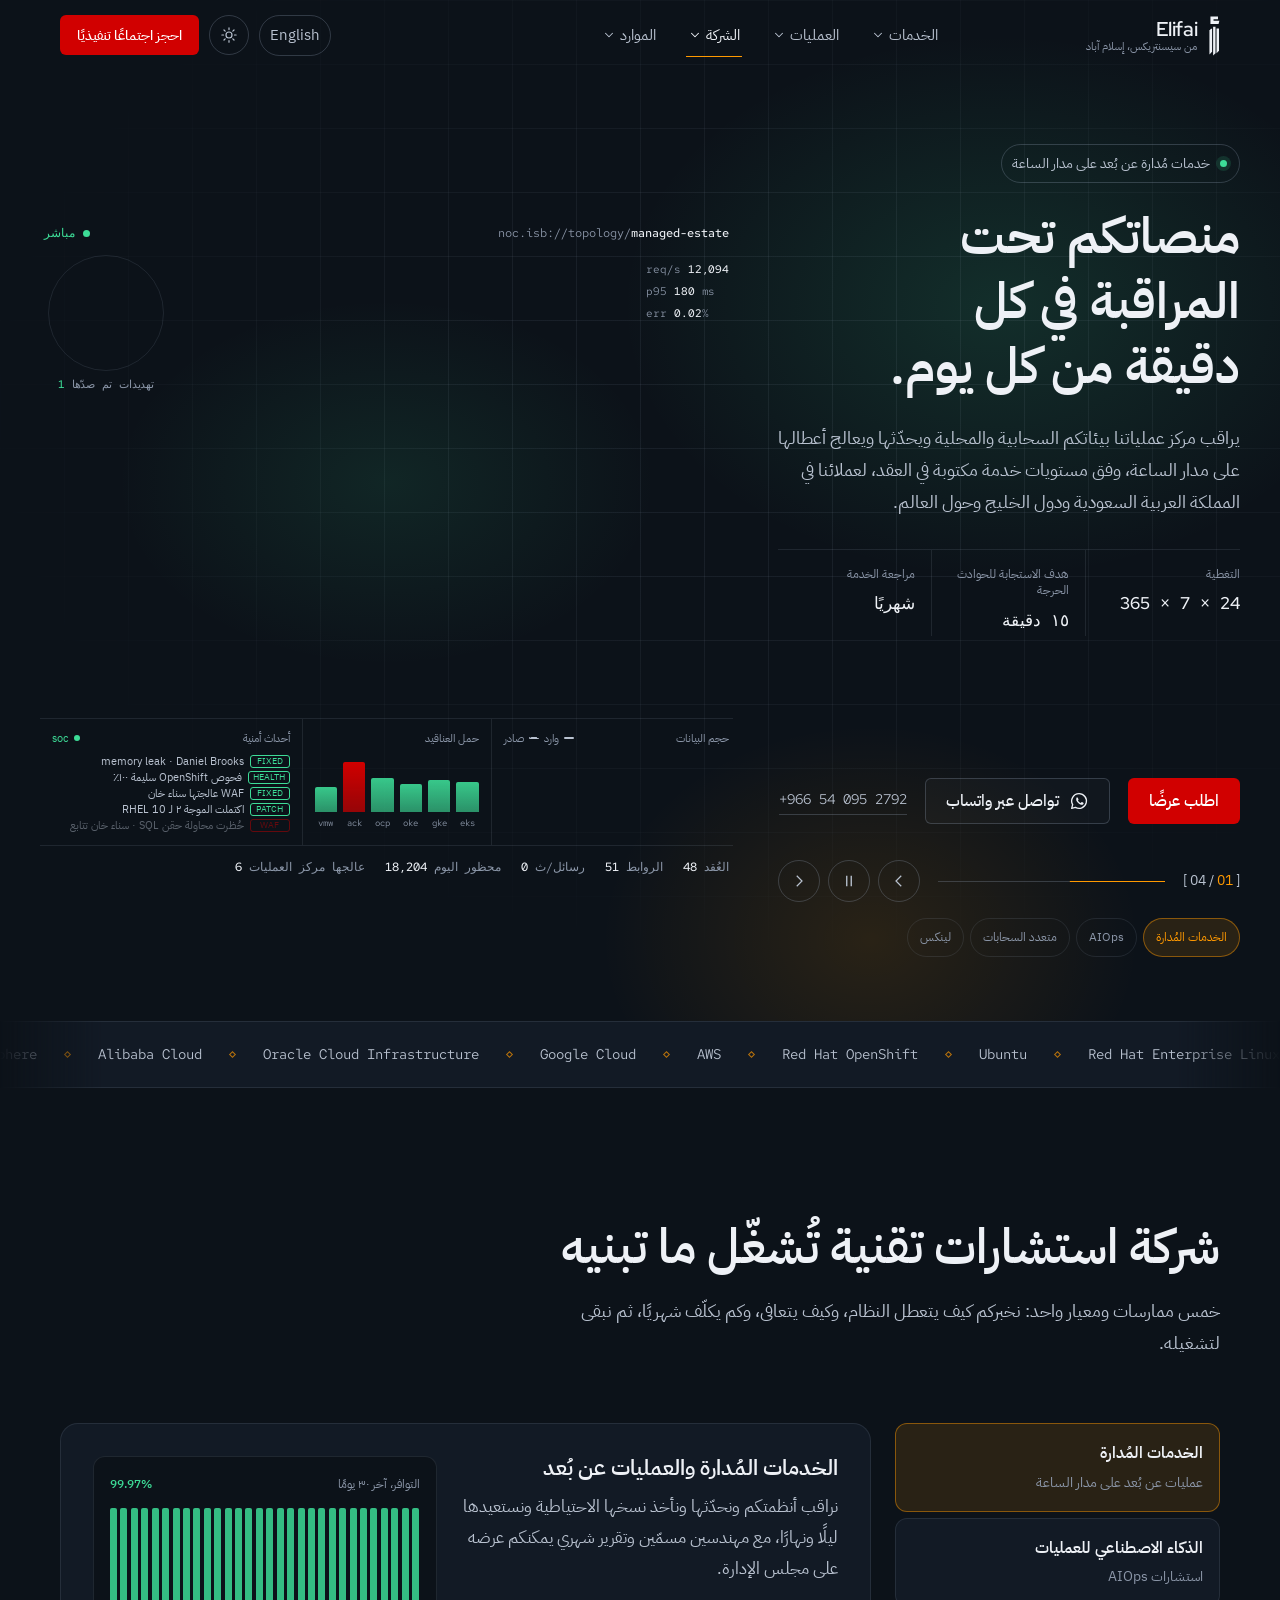
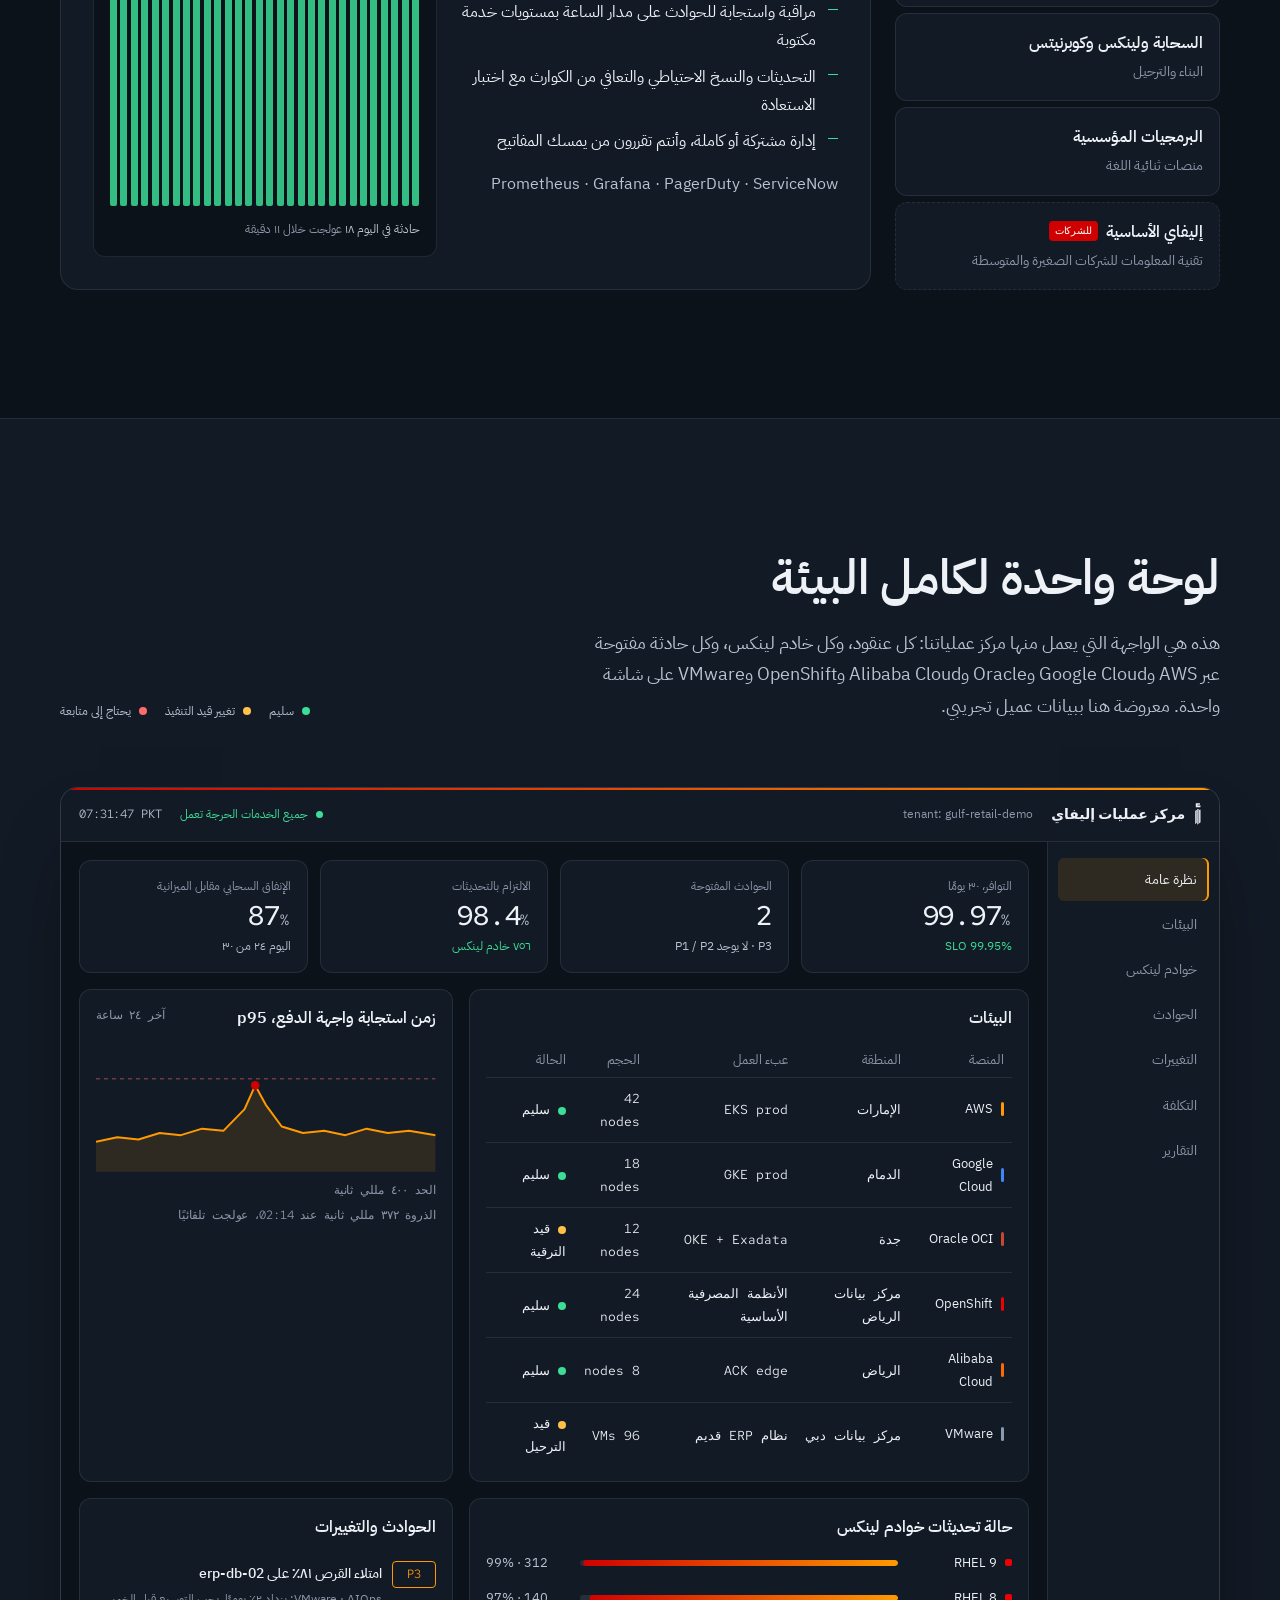
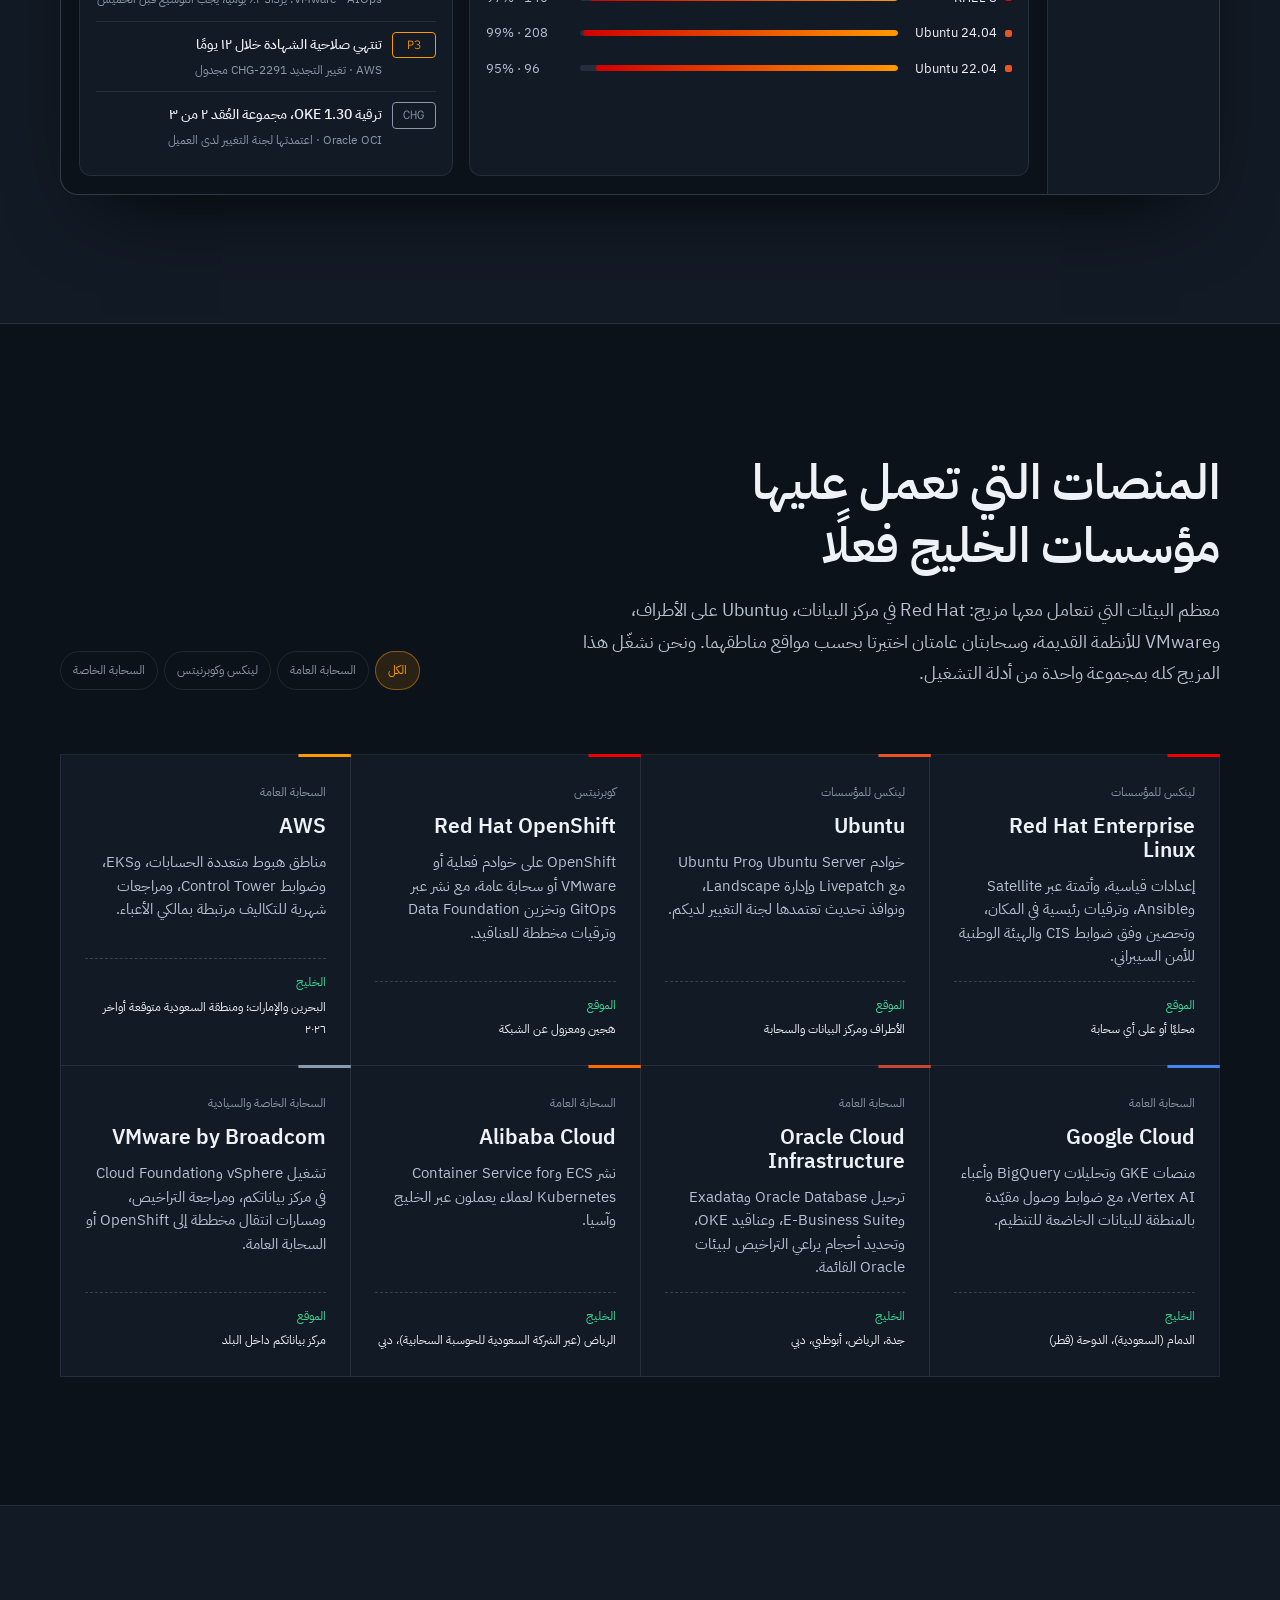
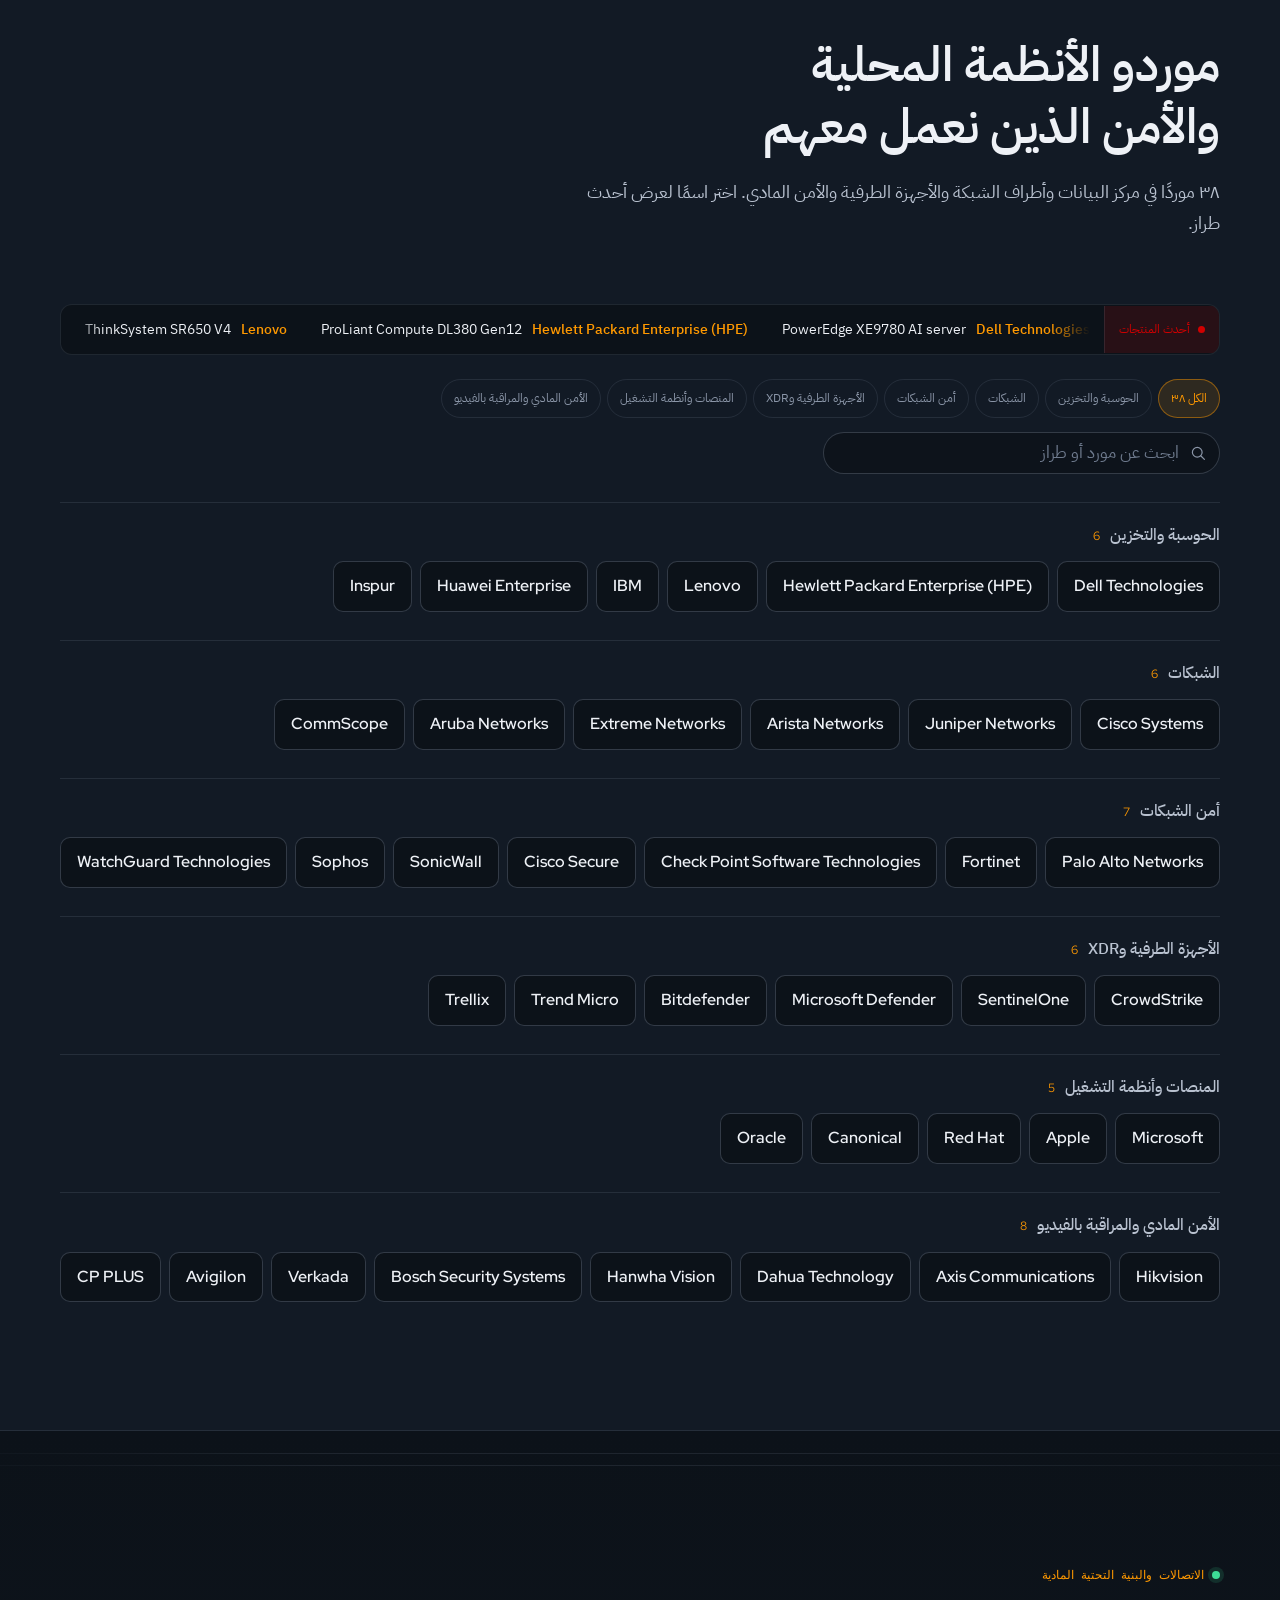
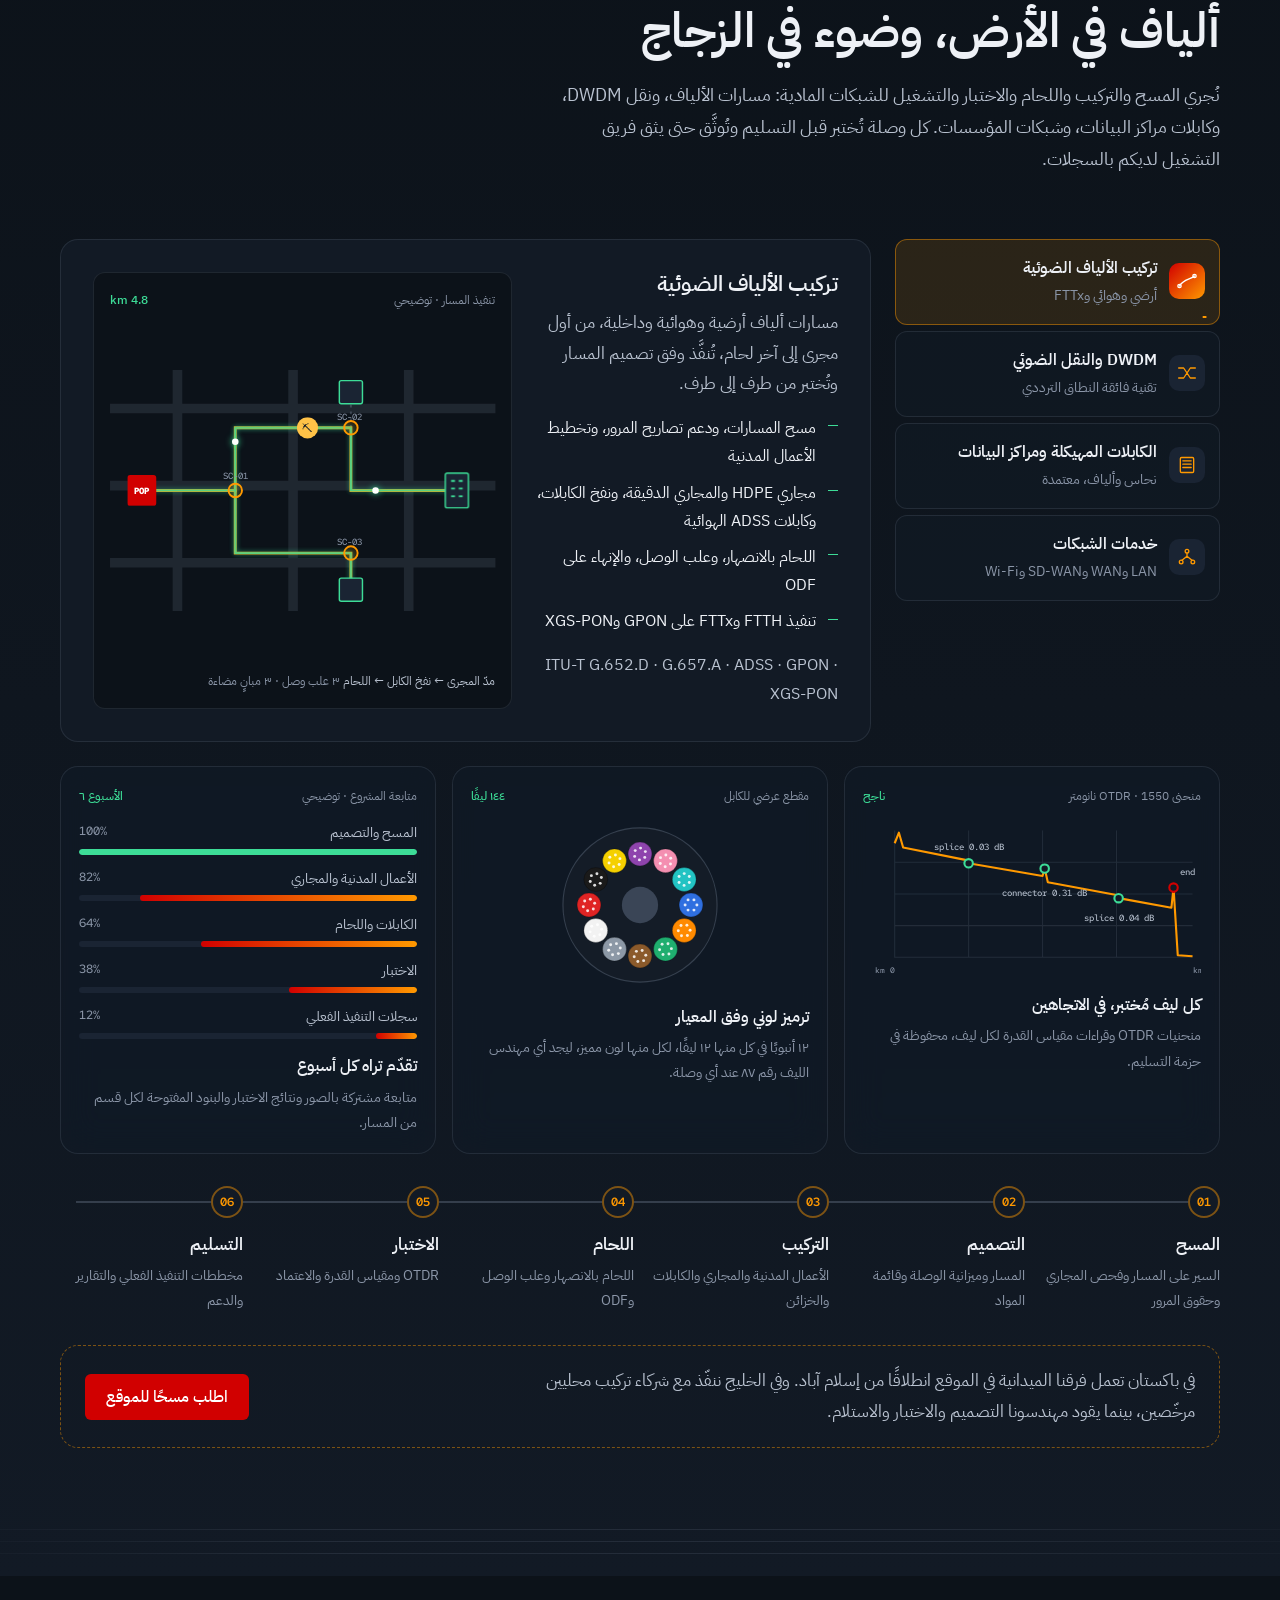
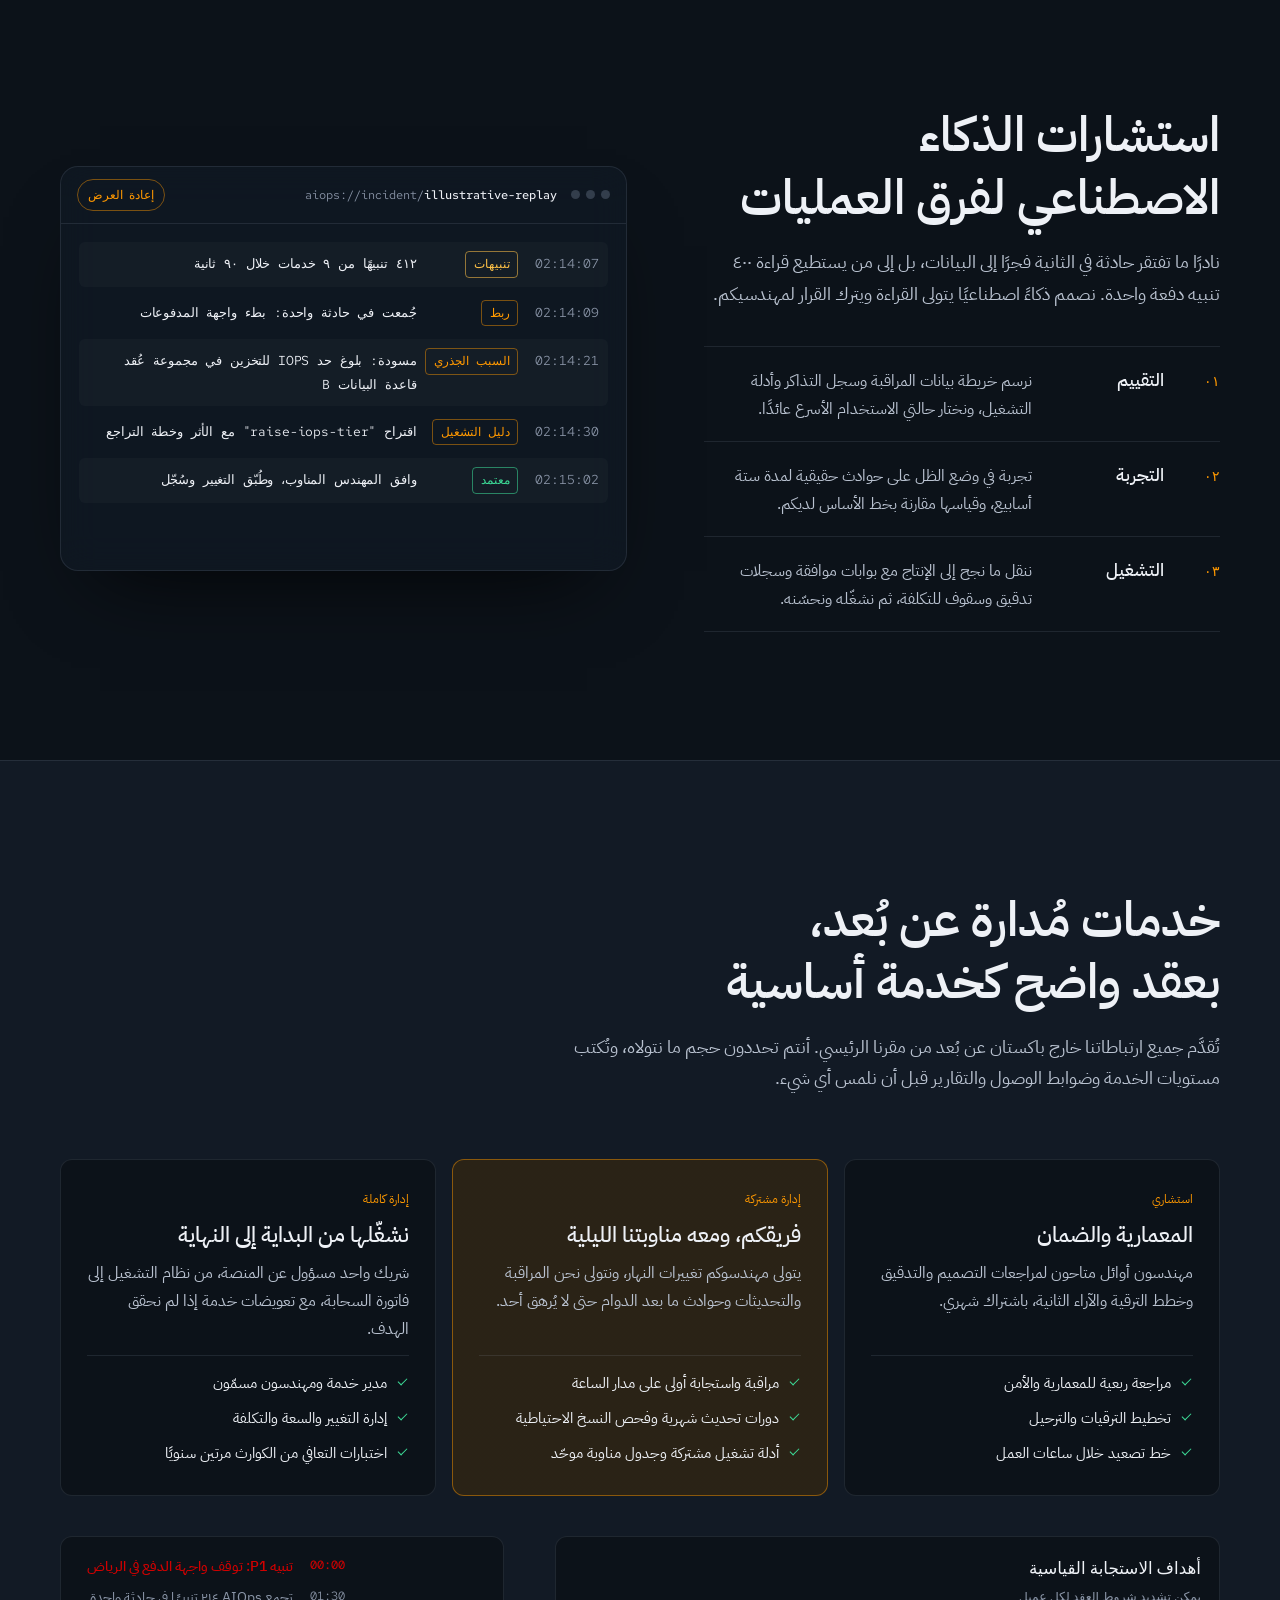
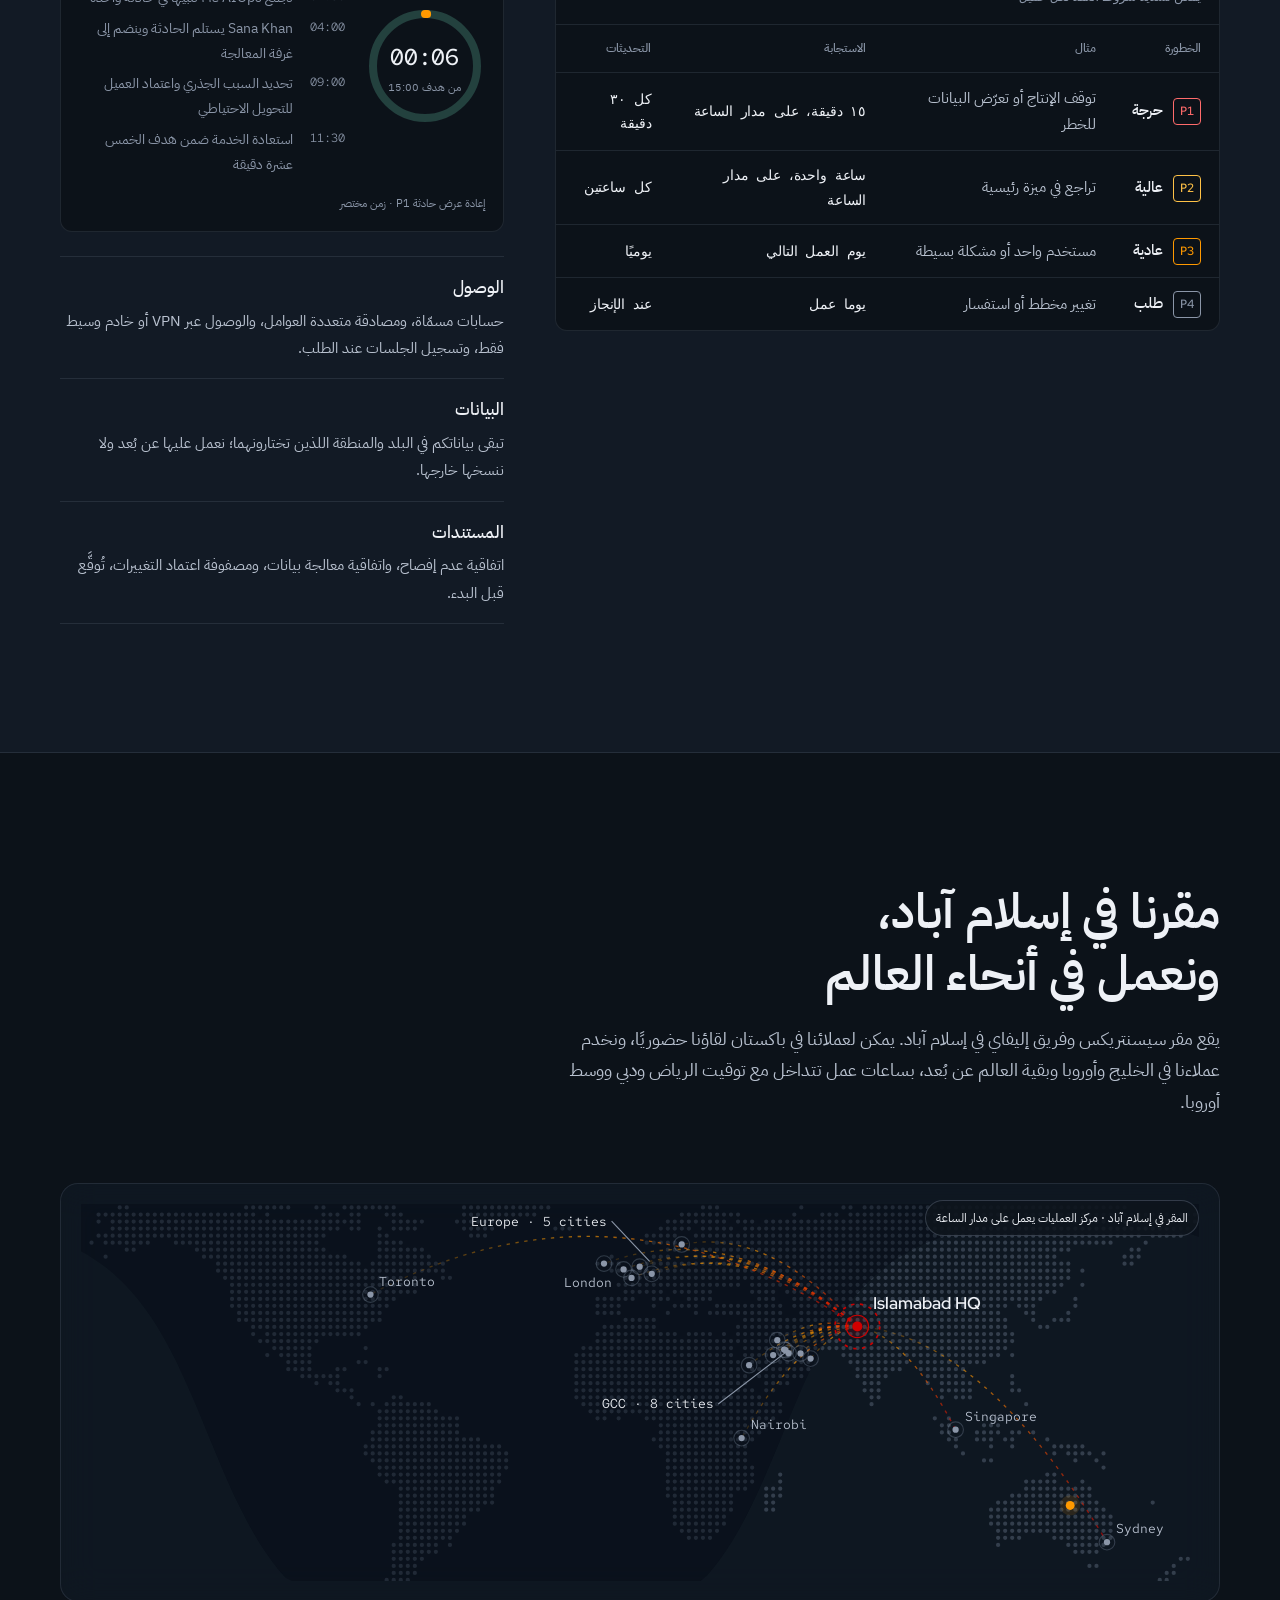
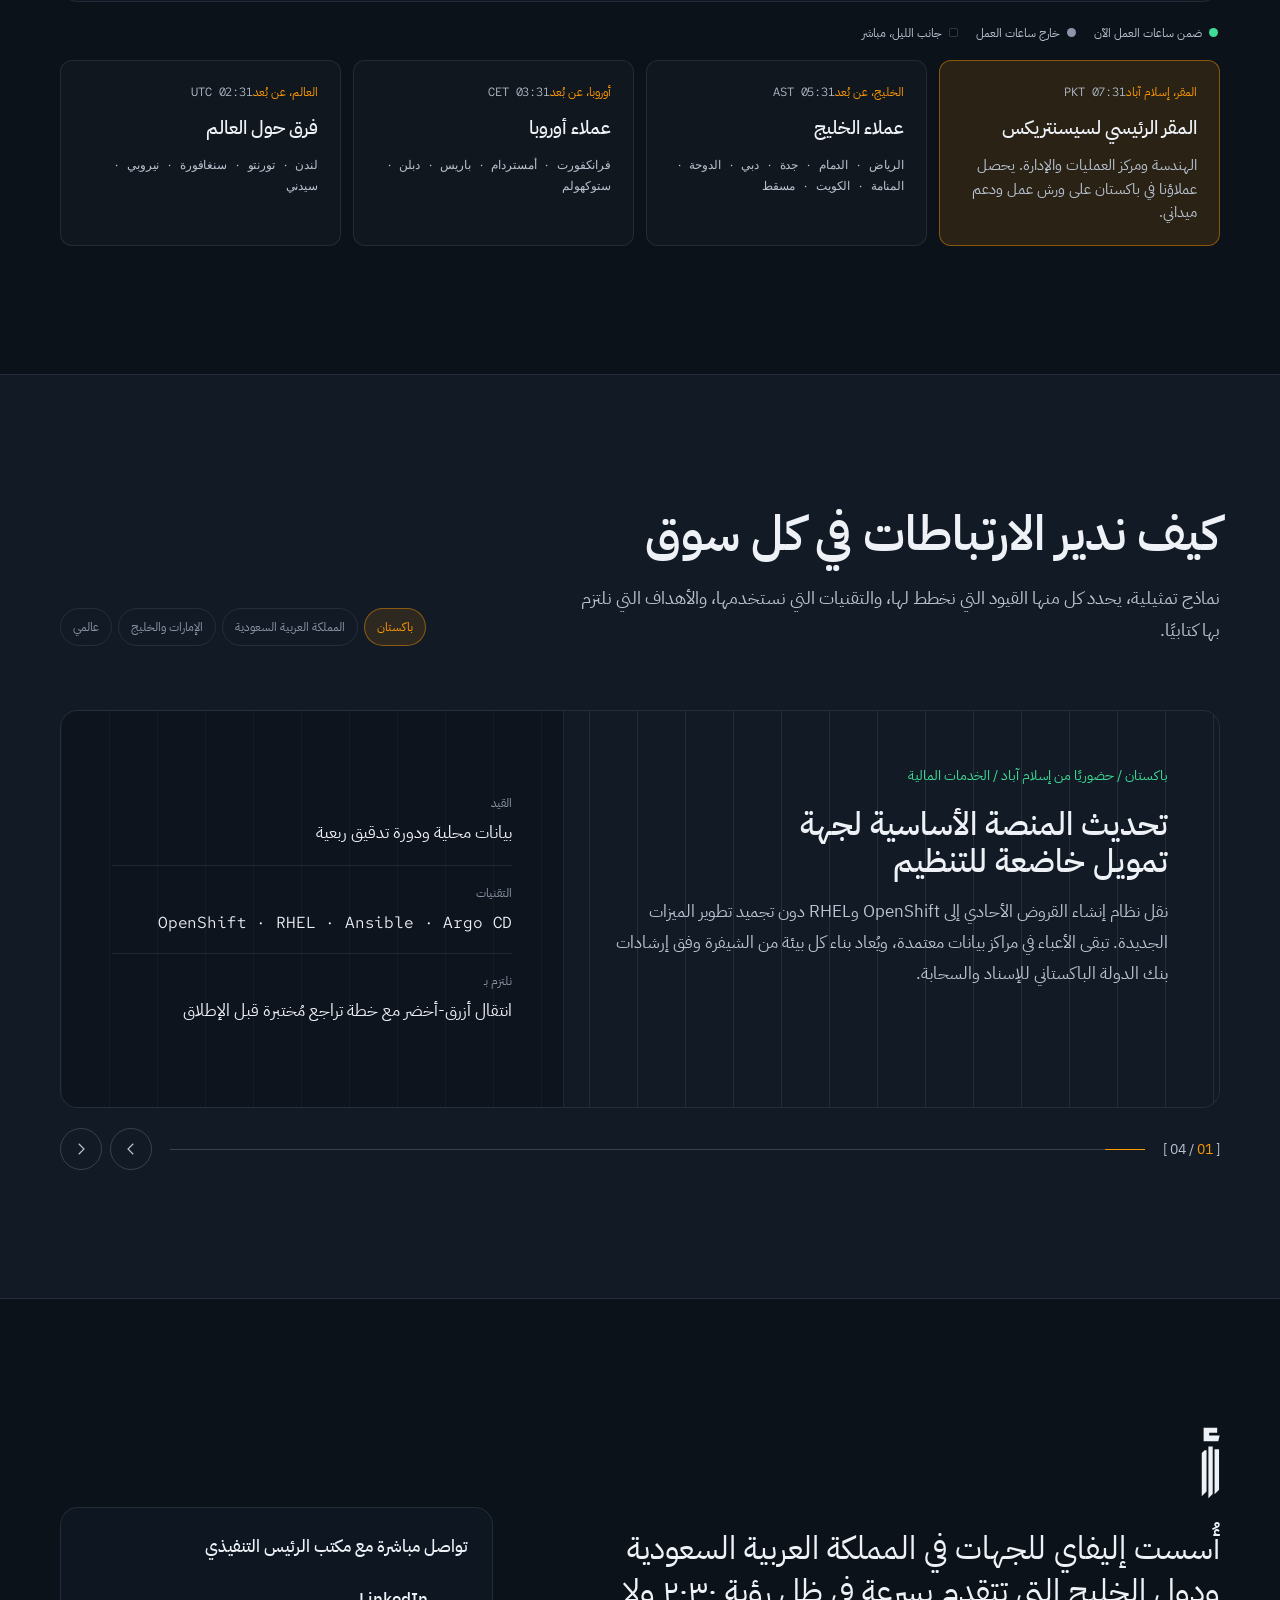
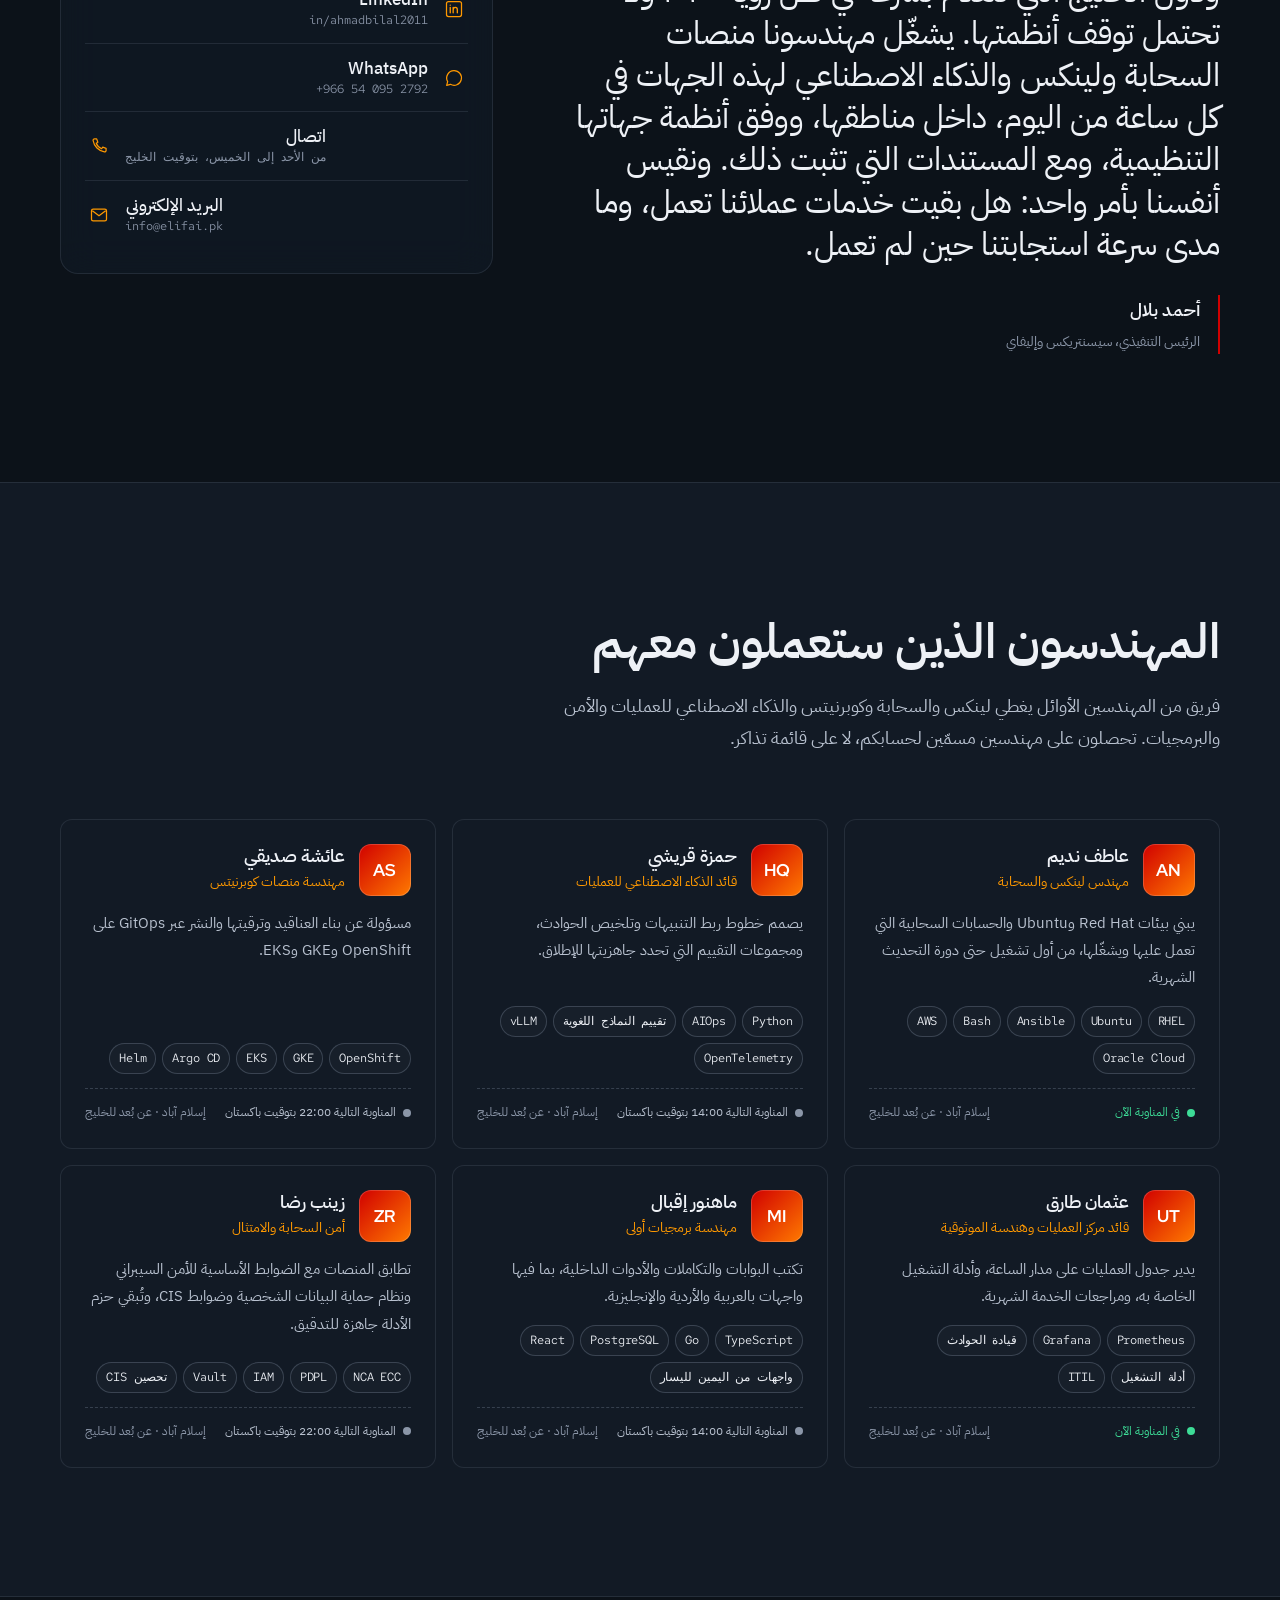
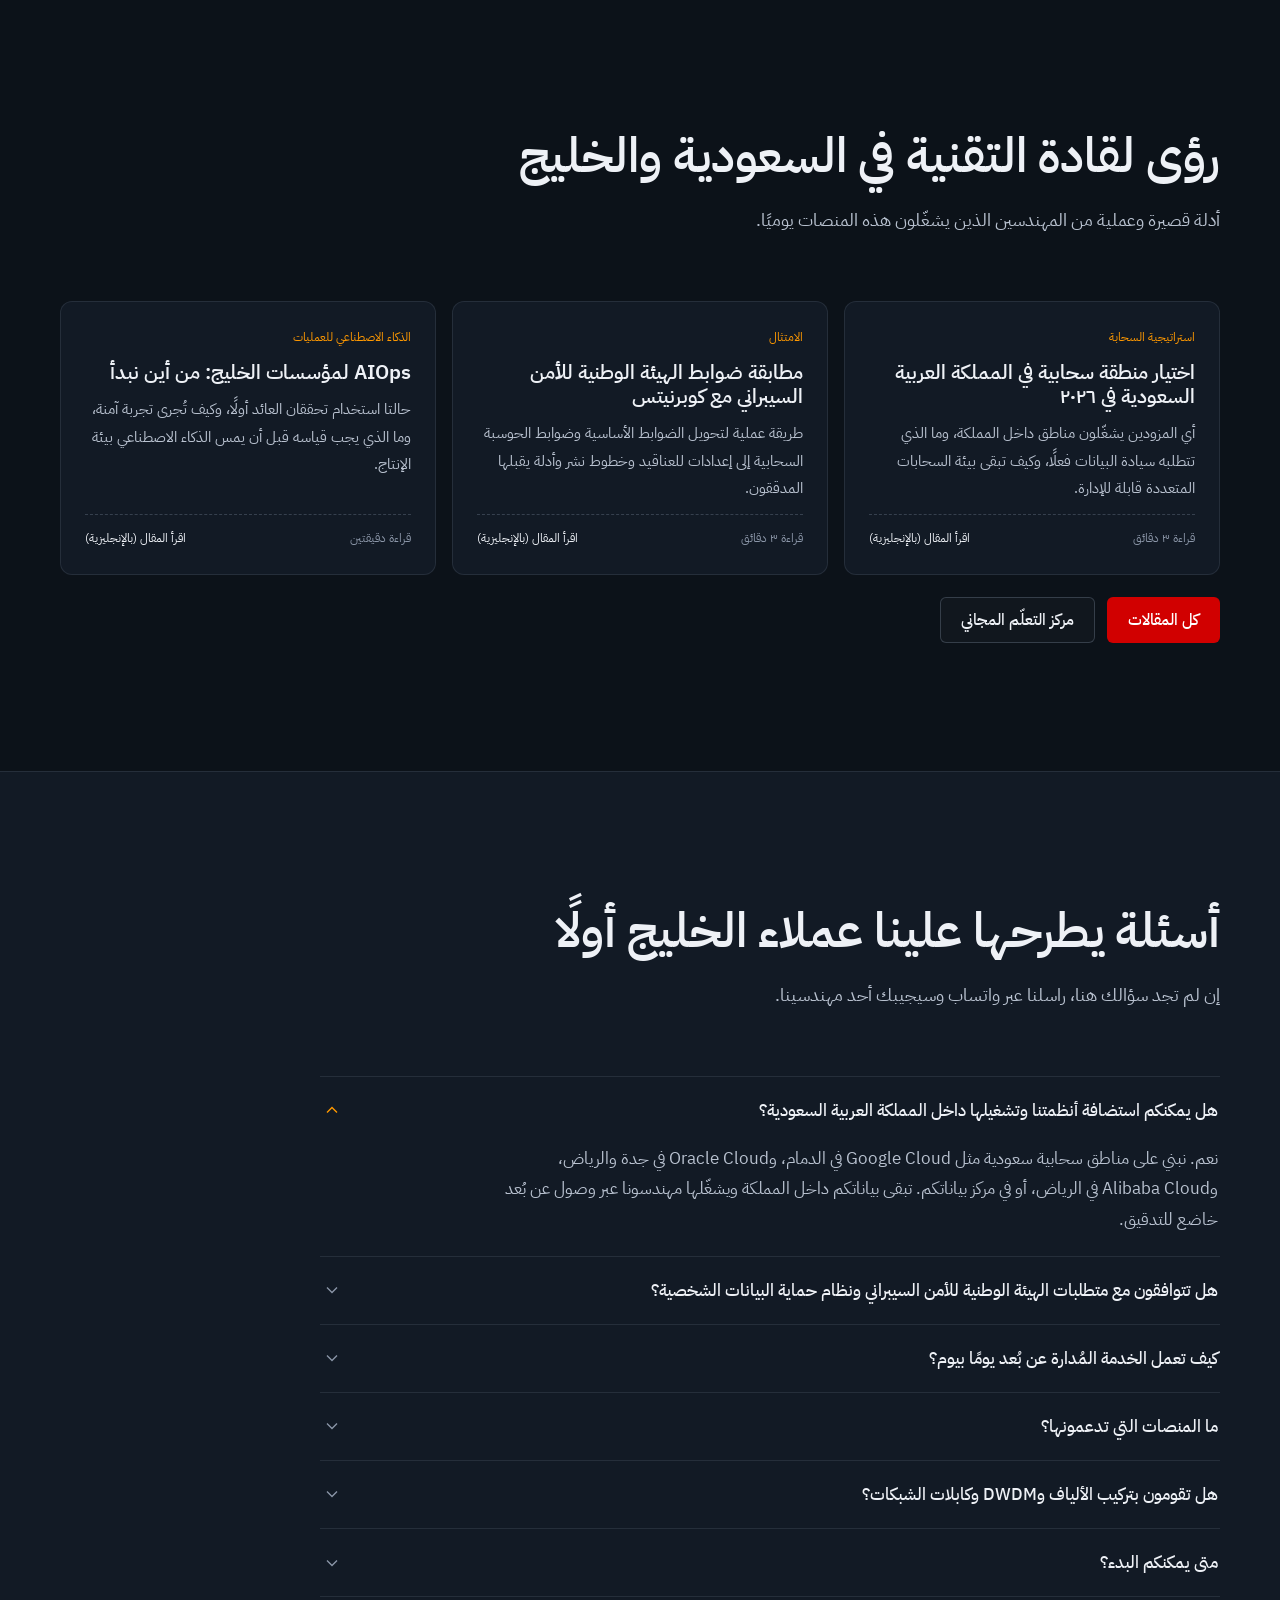
<file: ar/index.html>
<!doctype html>
<html lang="ar" dir="rtl" data-theme="dark">
<head>
  <meta charset="utf-8">
  <meta name="viewport" content="width=device-width, initial-scale=1, viewport-fit=cover">
  <title>إليفاي من سيسنتريكس | خدمات سحابية مُدارة وعمليات بالذكاء الاصطناعي وكوبرنيتس في السعودية والخليج</title>
  <meta name="description" content="تدير إليفاي من سيسنتريكس السحابة ولينكس ريد هات وأوبونتو وكوبرنيتس وعمليات الذكاء الاصطناعي للجهات في المملكة العربية السعودية (الرياض وجدة والدمام) والإمارات وقطر ودول الخليج، بدعم عن بُعد على مدار الساعة، واستضافة البيانات داخل المملكة، وضوابط متوافقة مع الهيئة الوطنية للأمن السيبراني.">
  <meta name="theme-color" content="#0C1219" media="(prefers-color-scheme: dark)">
  <meta name="theme-color" content="#F5F6F8" media="(prefers-color-scheme: light)">
  <meta name="color-scheme" content="dark light">
  <link rel="canonical" href="https://elifai.pk/ar/">
  <link rel="alternate" hreflang="en" href="https://elifai.pk/">
  <link rel="alternate" hreflang="ar" href="https://elifai.pk/ar/">
  <link rel="alternate" hreflang="x-default" href="https://elifai.pk/">
  <meta property="og:locale" content="ar_SA">
  <meta property="og:locale:alternate" content="en_US">

  <meta property="og:type" content="website">
  <meta property="og:site_name" content="Elifai">
  <meta property="og:title" content="إليفاي من سيسنتريكس: خدمات سحابية مُدارة وعمليات بالذكاء الاصطناعي للسعودية والخليج">
  <meta property="og:description" content="خدمات مُدارة على مدار الساعة وAIOps وكوبرنيتس ولينكس للسعودية والخليج والفرق العالمية، مع استضافة داخل المنطقة وضوابط متوافقة مع الهيئة الوطنية للأمن السيبراني.">
  <meta property="og:url" content="https://elifai.pk/ar/">
  <meta property="og:image" content="https://elifai.pk/assets/img/og-image.png">
  <meta property="og:image:width" content="1200">
  <meta property="og:image:height" content="630">
  <meta name="twitter:card" content="summary_large_image">

  <link rel="icon" href="/assets/img/favicon.svg" type="image/svg+xml">
  <link rel="apple-touch-icon" href="/assets/img/apple-touch-icon.png">
  <link rel="manifest" href="/site.webmanifest">

  <!-- Applies the saved light/dark choice before first paint -->
  <script src="/assets/js/theme-init.js"></script>

  <link rel="preconnect" href="https://fonts.googleapis.com">
  <link rel="preconnect" href="https://fonts.gstatic.com" crossorigin>
  <link rel="stylesheet" href="https://fonts.googleapis.com/css2?family=IBM+Plex+Sans+Arabic:wght@400;500;600;700&amp;family=Red+Hat+Display:wght@500;600;700&amp;family=Red+Hat+Text:wght@400;500;600&amp;family=Red+Hat+Mono:wght@400;500&amp;display=swap">
  <link rel="stylesheet" href="/assets/css/main.css?v=16">
  <script type="module" src="/assets/js/main.js?v=16"></script>

  <script type="application/ld+json">
  {"@context": "https://schema.org", "@type": "ProfessionalService", "name": "Elifai", "url": "https://elifai.pk/ar/", "logo": "https://elifai.pk/assets/img/logo-mark.svg", "email": "info@elifai.pk", "telephone": "+966540952792", "address": {"@type": "PostalAddress", "addressLocality": "Islamabad", "addressCountry": "PK"}, "parentOrganization": {"@type": "Organization", "name": "Sysnetrix Pvt Ltd", "address": {"@type": "PostalAddress", "addressLocality": "Islamabad", "addressCountry": "PK"}}, "areaServed": ["Saudi Arabia", "United Arab Emirates", "Qatar", "Bahrain", "Kuwait", "Oman", "Pakistan", "Worldwide"], "slogan": "Managed cloud and AI operations for Saudi Arabia and the Gulf", "knowsAbout": ["Managed IT services", "AIOps", "Red Hat Enterprise Linux", "Ubuntu", "Red Hat OpenShift", "Kubernetes", "AWS", "Google Cloud", "Oracle Cloud Infrastructure", "Alibaba Cloud", "VMware"], "founder": {"@type": "Person", "name": "Ahmad Bilal", "jobTitle": "Chief Executive Officer", "sameAs": "https://www.linkedin.com/in/ahmadbilal2011/"}, "inLanguage": "ar"}
  </script>

  
  <script type="application/ld+json">
  {"@context": "https://schema.org", "@type": "FAQPage", "mainEntity": [{"@type": "Question", "name": "هل يمكنكم استضافة أنظمتنا وتشغيلها داخل المملكة العربية السعودية؟", "acceptedAnswer": {"@type": "Answer", "text": "نعم. نبني على مناطق سحابية سعودية مثل Google Cloud في الدمام، وOracle Cloud في جدة والرياض، وAlibaba Cloud في الرياض، أو في مركز بياناتكم. تبقى بياناتكم داخل المملكة ويشغّلها مهندسونا عبر وصول عن بُعد خاضع للتدقيق."}}, {"@type": "Question", "name": "هل تتوافقون مع متطلبات الهيئة الوطنية للأمن السيبراني ونظام حماية البيانات الشخصية؟", "acceptedAnswer": {"@type": "Answer", "text": "نطابق المنصات التي نبنيها ونشغّلها مع الضوابط الأساسية للأمن السيبراني وضوابط الأمن السيبراني للحوسبة السحابية الصادرة عن الهيئة الوطنية للأمن السيبراني، ومع نظام حماية البيانات الشخصية، ونسلّم الأدلة التي يحتاجها فريق الامتثال لديكم."}}, {"@type": "Question", "name": "كيف تعمل الخدمة المُدارة عن بُعد يومًا بيوم؟", "acceptedAnswer": {"@type": "Answer", "text": "تحصلون على مهندسين مسمّين، ومراقبة على مدار الساعة، وهدف استجابة لحوادث P1 خلال ١٥ دقيقة، وتحديثات وفحوص نسخ احتياطي شهرية، ومراجعة شهرية للخدمة. يتم الوصول عبر حسابات مسمّاة بمصادقة متعددة العوامل، ويمر كل تغيير عبر إجراءات الموافقة لديكم."}}, {"@type": "Question", "name": "ما المنصات التي تدعمونها؟", "acceptedAnswer": {"@type": "Answer", "text": "Red Hat Enterprise Linux وUbuntu وRed Hat OpenShift، وكوبرنيتس على AWS وGoogle Cloud وOracle Cloud وAlibaba Cloud، والسحابة الخاصة على VMware، والأجهزة المحلية من موردين مثل Dell وHPE وCisco وFortinet وPalo Alto Networks."}}, {"@type": "Question", "name": "هل تقومون بتركيب الألياف وDWDM وكابلات الشبكات؟", "acceptedAnswer": {"@type": "Answer", "text": "نعم. نُجري مسح مسارات الألياف وتركيبها ولحامها واختبارها، ونشغّل أنظمة النقل الضوئي DWDM، ونركّب كابلات مهيكلة معتمدة وشبكات مؤسسات. في باكستان تعمل فرقنا الميدانية في الموقع، وفي الخليج ننفّذ مع شركاء تركيب محليين مرخّصين، بينما يقود مهندسونا التصميم والاختبار والاستلام."}}, {"@type": "Question", "name": "متى يمكنكم البدء؟", "acceptedAnswer": {"@type": "Answer", "text": "يستغرق الإعداد عادةً من أسبوعين إلى أربعة أسابيع: الوصول والمستندات في الأسبوع الأول، والمراقبة وأدلة التشغيل في الأسبوعين الثاني والثالث، ثم مراجعة التسليم قبل أن نتولى المناوبة."}}, {"@type": "Question", "name": "هل تعملون في المملكة العربية السعودية فقط؟", "acceptedAnswer": {"@type": "Answer", "text": "تركيزنا على المملكة العربية السعودية والخليج، ونخدم أيضًا عملاء في باكستان وأوروبا والمملكة المتحدة وآسيا والمحيط الهادئ عن بُعد، بساعات عمل تتداخل مع توقيت الرياض ودبي ووسط أوروبا."}}], "inLanguage": "ar"}
  </script>
</head>
<body>
  <a class="skip-link" href="#main">انتقل إلى المحتوى</a>

  <!-- ============ GLOBAL HEADER ============ -->
  <header class="site-header" data-header>
    <div class="wrap header-inner">
      <a class="brand" href="/ar/" aria-label="إليفاي من سيسنتريكس، الصفحة الرئيسية">
        <svg class="brand-mark" viewBox="86 24 126 467" aria-hidden="true"><path d="M103 29H191V62H139V79H207L198 116H103Z"/><path d="M109 174H122V443L91 474V193Z"/><path d="M134 150H162V458L134 486Z"/><path d="M174 169H203V431L174 460Z"/></svg>
        <span class="brand-text">
          <span class="brand-name">Elifai</span>
          <span class="brand-tag">من سيسنتريكس، إسلام آباد</span>
        </span>
      </a>

      <nav class="nav" aria-label="التنقل الرئيسي" data-mm>
        <ul class="nav-list">
          <li class="mm-item">
            <button type="button" class="mm-trigger" aria-expanded="false" aria-controls="mm-services" data-mm-trigger data-sections="capabilities telecom">الخدمات<svg class="mm-chev" viewBox="0 0 24 24" aria-hidden="true"><path d="m6 9 6 6 6-6"/></svg></button>
            <div class="mm-panel" id="mm-services" hidden data-mm-panel>
              <div class="mm-inner">
                <div class="mm-col">
                  <p class="mm-head mono">ما نقدّمه</p>
                  <ul class="mm-grid"><li><a data-pv="managed" href="#capabilities" data-svc-open="0"><span class="mm-ic" aria-hidden="true"><svg viewBox="0 0 24 24"><path d="M3 12h4l2-5 4 10 2-5h6"/></svg></span><span class="mm-txt"><span class="mm-title">الخدمات المُدارة</span><span class="mm-sub">عمليات عن بُعد على مدار الساعة</span></span></a></li><li><a data-pv="ai" href="#capabilities" data-svc-open="1"><span class="mm-ic" aria-hidden="true"><svg viewBox="0 0 24 24"><path d="M12 3v4M12 17v4M3 12h4M17 12h4M6 6l2.5 2.5M15.5 15.5 18 18M6 18l2.5-2.5M15.5 8.5 18 6"/></svg></span><span class="mm-txt"><span class="mm-title">الذكاء الاصطناعي للعمليات</span><span class="mm-sub">استشارات AIOps</span></span></a></li><li><a data-pv="cloud" href="#capabilities" data-svc-open="2"><span class="mm-ic" aria-hidden="true"><svg viewBox="0 0 24 24"><path d="M7 18h10a4 4 0 0 0 .6-8A6 6 0 0 0 6 11.5 3.3 3.3 0 0 0 7 18Z"/></svg></span><span class="mm-txt"><span class="mm-title">السحابة ولينكس وكوبرنيتس</span><span class="mm-sub">البناء والترحيل</span></span></a></li><li><a data-pv="code" href="#capabilities" data-svc-open="3"><span class="mm-ic" aria-hidden="true"><svg viewBox="0 0 24 24"><path d="m8 8-4 4 4 4M16 8l4 4-4 4M13 6l-2 12"/></svg></span><span class="mm-txt"><span class="mm-title">البرمجيات المؤسسية</span><span class="mm-sub">منصات ثنائية اللغة</span></span></a></li><li><a data-pv="smb" href="#capabilities" data-svc-open="4"><span class="mm-ic" aria-hidden="true"><svg viewBox="0 0 24 24"><path d="M4 8h16v11H4zM9 8V5h6v3M4 13h16"/></svg></span><span class="mm-txt"><span class="mm-title">إليفاي الأساسية <span class="mm-badge mono">للشركات</span></span><span class="mm-sub">تقنية المعلومات للشركات الصغيرة والمتوسطة</span></span></a></li><li><a data-pv="fiber" href="#telecom"><span class="mm-ic" aria-hidden="true"><svg viewBox="0 0 24 24"><path d="M3 18c4-8 14-8 18-12"/><circle cx="3" cy="18" r="1.6"/><circle cx="21" cy="6" r="1.6"/></svg></span><span class="mm-txt"><span class="mm-title">الاتصالات والألياف <span class="mm-badge mono">جديد</span></span><span class="mm-sub">الألياف وDWDM والكابلات والشبكات</span></span></a></li></ul>
                </div>
                <aside class="mm-promo" data-pv-pane aria-live="polite">
                  <div class="mm-pv" data-pv-for="managed" hidden>
                    <p class="mm-promo-k mono">عمليات عن بُعد على مدار الساعة</p>
                    <p class="mm-promo-t">الخدمات المُدارة</p>
                    <span class="pv-uptime" aria-hidden="true"><i style="--d:0"></i><i style="--d:1"></i><i style="--d:2"></i><i style="--d:3"></i><i style="--d:4"></i><i style="--d:5"></i><i style="--d:6"></i><i style="--d:7"></i><i style="--d:8"></i><i style="--d:9"></i><i style="--d:10"></i><i style="--d:11"></i><i style="--d:12"></i><i style="--d:13"></i><i style="--d:14"></i><i style="--d:15"></i><i style="--d:16"></i><i style="--d:17" class="inc"></i><i style="--d:18"></i><i style="--d:19"></i><i style="--d:20"></i><i style="--d:21"></i><i style="--d:22"></i><i style="--d:23"></i><i style="--d:24"></i><i style="--d:25"></i><i style="--d:26"></i><i style="--d:27"></i><i style="--d:28"></i><i style="--d:29"></i></span><span class="pv-stat mono"><b>99.97%</b> وقت التشغيل · آخر ٣٠ يومًا</span>
                    <p class="mm-promo-s">نراقب أنظمتكم ونحدّثها ونأخذ نسخها الاحتياطية ونستعيدها ليلًا ونهارًا، بمهندسين معروفين بالاسم وتقرير شهري.</p>
                    <a class="mm-promo-a" href="#capabilities" data-svc-open="0">اكتشف الخدمات المُدارة <span aria-hidden="true">→</span></a>
                  </div>
                  <div class="mm-pv" data-pv-for="ai" hidden>
                    <p class="mm-promo-k mono">استشارات AIOps</p>
                    <p class="mm-promo-t">الذكاء الاصطناعي للعمليات</p>
                    <span class="pv-funnel" aria-hidden="true"><i style="--x:5%;--d:0.00s"></i><i style="--x:42%;--d:0.17s"></i><i style="--x:79%;--d:0.34s"></i><i style="--x:26%;--d:0.51s"></i><i style="--x:63%;--d:0.68s"></i><i style="--x:10%;--d:0.85s"></i><i style="--x:47%;--d:1.02s"></i><i style="--x:84%;--d:1.19s"></i><i style="--x:31%;--d:1.36s"></i><i style="--x:68%;--d:1.53s"></i><i style="--x:15%;--d:0.10s"></i><i style="--x:52%;--d:0.27s"></i><i style="--x:89%;--d:0.44s"></i><i style="--x:36%;--d:0.61s"></i><em></em></span><span class="pv-stat mono"><b>412</b> تنبيه ← <b>1</b> حادثة</span>
                    <p class="mm-promo-s">ذكاء اصطناعي يقلّل ضجيج التنبيهات ويفرز التذاكر ويكتب مسودات مراجعات الحوادث، مع موافقة مهندس على كل تغيير.</p>
                    <a class="mm-promo-a" href="#capabilities" data-svc-open="1">اكتشف الذكاء الاصطناعي للعمليات <span aria-hidden="true">→</span></a>
                  </div>
                  <div class="mm-pv" data-pv-for="cloud" hidden>
                    <p class="mm-promo-k mono">البناء والترحيل</p>
                    <p class="mm-promo-t">السحابة ولينكس وكوبرنيتس</p>
                    <span class="pv-stack" aria-hidden="true"><i>apps · GitOps</i><i>OpenShift · GKE · EKS</i><i>RHEL · Ubuntu</i><i>سحابة داخل المنطقة</i></span>
                    <p class="mm-promo-s">مناطق هبوط سحابية ومنصات كوبرنيتس وبيئات لينكس، تُبنى كرمز برمجي وتُسلَّم مع أدلة التشغيل.</p>
                    <a class="mm-promo-a" href="#capabilities" data-svc-open="2">اكتشف السحابة ولينكس <span aria-hidden="true">→</span></a>
                  </div>
                  <div class="mm-pv" data-pv-for="code" hidden>
                    <p class="mm-promo-k mono">منصات ثنائية اللغة</p>
                    <p class="mm-promo-t">البرمجيات المؤسسية</p>
                    <span class="pv-code mono" aria-hidden="true"><i><b>const</b> dir = ar ? "rtl" : "ltr";</i><i><b>render</b>(portal, dir);</i><i class="ok">✓ 214 tests passed</i></span>
                    <p class="mm-promo-s">بوابات وتكاملات وأدوات داخلية بالعربية والإنجليزية، مع شيفرة مصدرية مملوكة لكم.</p>
                    <a class="mm-promo-a" href="#capabilities" data-svc-open="3">اكتشف برمجيات المؤسسات <span aria-hidden="true">→</span></a>
                  </div>
                  <div class="mm-pv" data-pv-for="smb" hidden>
                    <p class="mm-promo-k mono">تقنية المعلومات للشركات الصغيرة والمتوسطة</p>
                    <p class="mm-promo-t">إليفاي الأساسية</p>
                    <span class="pv-check" aria-hidden="true"><i>إعداد Microsoft 365</i><i>أجهزة محمولة مؤمّنة</i><i>نسخ احتياطي يومي</i><i>دعم فني عبر واتساب</i></span>
                    <p class="mm-promo-s">كل ما تحتاجه شركة من ١٠ إلى ٢٥٠ موظفًا من تقنية المعلومات، برسوم شهرية واحدة لكل مستخدم.</p>
                    <a class="mm-promo-a" href="#capabilities" data-svc-open="4">اكتشف Elifai Essentials <span aria-hidden="true">→</span></a>
                  </div>
                  <div class="mm-pv is-on" data-pv-for="fiber">
                    <p class="mm-promo-k mono">خدمة جديدة</p>
                    <p class="mm-promo-t">الاتصالات والألياف</p>
                    <span class="mm-fiber" aria-hidden="true"><i></i><i></i><i></i></span>
                    <p class="mm-promo-s">تركيب الألياف، ونقل DWDM فائق النطاق الترددي، والكابلات المهيكلة والشبكات، مع الاختبار قبل التسليم.</p>
                    <a class="mm-promo-a" href="#telecom">اطّلع على خدمات الاتصالات <span aria-hidden="true">→</span></a>
                  </div>
                </aside>
              </div>
            </div>
          </li>
          <li class="mm-item">
            <button type="button" class="mm-trigger" aria-expanded="false" aria-controls="mm-ops" data-mm-trigger data-sections="noc aiops managed platforms ecosystem">العمليات<svg class="mm-chev" viewBox="0 0 24 24" aria-hidden="true"><path d="m6 9 6 6 6-6"/></svg></button>
            <div class="mm-panel" id="mm-ops" hidden data-mm-panel>
              <div class="mm-inner">
                <div class="mm-col">
                  <p class="mm-head mono">كيف نُشغّلها</p>
                  <ul class="mm-grid"><li><a href="#noc"><span class="mm-ic" aria-hidden="true"><svg viewBox="0 0 24 24"><path d="M3 4h18v12H3zM8 20h8M12 16v4M6 12l3-3 2 2 4-4 3 3"/></svg></span><span class="mm-txt"><span class="mm-title">لوحة مركز العمليات</span><span class="mm-sub">لوحة واحدة لكامل البيئة</span></span></a></li><li><a href="#aiops"><span class="mm-ic" aria-hidden="true"><svg viewBox="0 0 24 24"><path d="M12 3v4M12 17v4M3 12h4M17 12h4M6 6l2.5 2.5M15.5 15.5 18 18M6 18l2.5-2.5M15.5 8.5 18 6"/></svg></span><span class="mm-txt"><span class="mm-title">عمليات الذكاء الاصطناعي</span><span class="mm-sub">كيف يقرأ الذكاء الاصطناعي التنبيهات</span></span></a></li><li><a href="#managed"><span class="mm-ic" aria-hidden="true"><svg viewBox="0 0 24 24"><circle cx="12" cy="12" r="9"/><path d="M12 7v5l3 2"/></svg></span><span class="mm-txt"><span class="mm-title">الخدمات المُدارة واتفاقيات مستوى الخدمة</span><span class="mm-sub">أهداف الاستجابة ونماذج العمل</span></span></a></li><li><a href="#platforms"><span class="mm-ic" aria-hidden="true"><svg viewBox="0 0 24 24"><path d="m12 3 9 5-9 5-9-5 9-5ZM3 13l9 5 9-5"/></svg></span><span class="mm-txt"><span class="mm-title">المنصات</span><span class="mm-sub">السحابات ولينكس وكوبرنيتس</span></span></a></li><li><a href="#ecosystem"><span class="mm-ic" aria-hidden="true"><svg viewBox="0 0 24 24"><path d="M4 4h7v7H4zM13 4h7v7h-7zM4 13h7v7H4zM13 13h7v7h-7z"/></svg></span><span class="mm-txt"><span class="mm-title">الموردون</span><span class="mm-sub">موردو الأنظمة المحلية والأمن</span></span></a></li></ul>
                </div>
                <aside class="mm-promo">
                  <p class="mm-promo-k mono"><span class="live-dot" aria-hidden="true"></span> مركز العمليات</p>
                  <p class="mm-promo-t">يعمل على مدار الساعة</p>
                  <span class="mm-bars" aria-hidden="true"><i style="--h:42%"></i><i style="--h:58%"></i><i style="--h:36%"></i><i style="--h:71%"></i><i style="--h:49%"></i><i style="--h:63%"></i><i style="--h:40%"></i><i style="--h:55%"></i></span>
                  <p class="mm-promo-s">هدف استجابة ١٥ دقيقة لحوادث P1، في كل ساعة من كل يوم.</p>
                  <a class="mm-promo-a" href="#noc">افتح اللوحة <span aria-hidden="true">→</span></a>
                </aside>
              </div>
            </div>
          </li>
          <li class="mm-item">
            <button type="button" class="mm-trigger" aria-expanded="false" aria-controls="mm-company" data-mm-trigger data-sections="footprint engagements leadership team faq contact">الشركة<svg class="mm-chev" viewBox="0 0 24 24" aria-hidden="true"><path d="m6 9 6 6 6-6"/></svg></button>
            <div class="mm-panel" id="mm-company" hidden data-mm-panel>
              <div class="mm-inner">
                <div class="mm-col">
                  <p class="mm-head mono">سيسنتريكس المحدودة</p>
                  <ul class="mm-grid"><li><a href="#leadership"><span class="mm-ic" aria-hidden="true"><svg viewBox="0 0 24 24"><circle cx="12" cy="8" r="4"/><path d="M4 21c1-4 4-6 8-6s7 2 8 6"/></svg></span><span class="mm-txt"><span class="mm-title">القيادة</span><span class="mm-sub">رسالة من الرئيس التنفيذي</span></span></a></li><li><a href="#team"><span class="mm-ic" aria-hidden="true"><svg viewBox="0 0 24 24"><circle cx="9" cy="8" r="3.5"/><path d="M2.5 20c.8-3.5 3.4-5.5 6.5-5.5s5.7 2 6.5 5.5M16 4.5a3.5 3.5 0 0 1 0 7M18 14.8c1.8.7 3 2.5 3.5 5.2"/></svg></span><span class="mm-txt"><span class="mm-title">الفريق</span><span class="mm-sub">المهندسون الذين ستعملون معهم</span></span></a></li><li><a href="#footprint"><span class="mm-ic" aria-hidden="true"><svg viewBox="0 0 24 24"><circle cx="12" cy="12" r="9"/><path d="M3 12h18M12 3c3 3 3 15 0 18M12 3c-3 3-3 15 0 18"/></svg></span><span class="mm-txt"><span class="mm-title">الانتشار العالمي</span><span class="mm-sub">المقر في إسلام آباد، وخدمة عن بُعد حول العالم</span></span></a></li><li><a href="#engagements"><span class="mm-ic" aria-hidden="true"><svg viewBox="0 0 24 24"><path d="M5 21V4h11l-2 4 2 4H5"/></svg></span><span class="mm-txt"><span class="mm-title">كيف نعمل معكم</span><span class="mm-sub">نماذج لكل سوق</span></span></a></li><li><a href="#faq"><span class="mm-ic" aria-hidden="true"><svg viewBox="0 0 24 24"><circle cx="12" cy="12" r="9"/><path d="M9.5 9a2.5 2.5 0 1 1 3.5 2.3c-.7.3-1 .8-1 1.5M12 17h.01"/></svg></span><span class="mm-txt"><span class="mm-title">الأسئلة الشائعة</span><span class="mm-sub">أسئلة يطرحها عملاء الخليج أولًا</span></span></a></li><li><a href="#contact"><span class="mm-ic" aria-hidden="true"><svg viewBox="0 0 24 24"><path d="M3 6h18v12H3zM3 7l9 6 9-6"/></svg></span><span class="mm-txt"><span class="mm-title">تواصل معنا</span><span class="mm-sub">تحدّث مع مهندس أول</span></span></a></li></ul>
                </div>
                <aside class="mm-promo">
                  <p class="mm-promo-k mono">المقر الرئيسي</p>
                  <p class="mm-promo-t">إسلام آباد، باكستان</p>
                  <p class="mm-promo-s">خدمة عن بُعد للمملكة العربية السعودية والخليج وأوروبا وحول العالم.</p>
                  <a class="mm-promo-a" href="https://wa.me/966540952792" rel="noopener">واتساب ‎+966 54 095 2792 <span aria-hidden="true">→</span></a>
                </aside>
              </div>
            </div>
          </li>
          <li class="mm-item">
            <button type="button" class="mm-trigger" aria-expanded="false" aria-controls="mm-res" data-mm-trigger data-sections="insights">الموارد<svg class="mm-chev" viewBox="0 0 24 24" aria-hidden="true"><path d="m6 9 6 6 6-6"/></svg></button>
            <div class="mm-panel" id="mm-res" hidden data-mm-panel>
              <div class="mm-inner">
                <div class="mm-col">
                  <p class="mm-head mono">تعلّم مع Elifai</p>
                  <ul class="mm-grid"><li><a href="/insights/"><span class="mm-ic" aria-hidden="true"><svg viewBox="0 0 24 24"><path d="M5 4h14v16H5zM8 8h8M8 12h8M8 16h5"/></svg></span><span class="mm-txt"><span class="mm-title">رؤى</span><span class="mm-sub">أدلة لقادة التقنية في الخليج</span></span></a></li><li><a href="/learning/"><span class="mm-ic" aria-hidden="true"><svg viewBox="0 0 24 24"><path d="M4 5.5A2.5 2.5 0 0 1 6.5 3H20v15H6.5A2.5 2.5 0 0 0 4 20.5v-15ZM4 20.5A2.5 2.5 0 0 0 6.5 23H20v-5"/></svg></span><span class="mm-txt"><span class="mm-title">مركز التعلّم <span class="mm-badge mono">جديد</span></span><span class="mm-sub">دورات مجانية بالفيديو والمختبرات العملية</span></span></a></li><li><a href="/learning/practical-ai-for-it-operations"><span class="mm-ic" aria-hidden="true"><svg viewBox="0 0 24 24"><rect x="3" y="5" width="18" height="14" rx="3"/><path d="m10 9 5 3-5 3z"/></svg></span><span class="mm-txt"><span class="mm-title">الذكاء الاصطناعي العملي لعمليات تقنية المعلومات</span><span class="mm-sub">Ollama وvLLM وRAG وllm-d</span></span></a></li><li><a href="/learning/openshift-foundations"><span class="mm-ic" aria-hidden="true"><svg viewBox="0 0 24 24"><circle cx="6" cy="6" r="2.2"/><circle cx="6" cy="18" r="2.2"/><circle cx="18" cy="8" r="2.2"/><path d="M6 8.2v7.6M18 10.2c0 4-6 3-11 5.8"/></svg></span><span class="mm-txt"><span class="mm-title">أساسيات OpenShift</span><span class="mm-sub">فيديوهات وبيئة تجريبية ومختبرات GitHub</span></span></a></li></ul>
                </div>
                <aside class="mm-promo">
                  <p class="mm-promo-k mono"><span class="live-dot" aria-hidden="true"></span> أحدث مقال</p>
                  <p class="mm-promo-t">OpenShift 4.22: ما يجب أن تخطط له فرق المنصات</p>
                  <p class="mm-promo-s">كوبرنيتس 1.35، والترحيل المباشر للأجهزة الافتراضية بين العناقيد، وثلاث نقاط تُفحص قبل الترقية.</p>
                  <a class="mm-promo-a" href="/insights/openshift-4-22-platform-teams">اقرأ المقال <span aria-hidden="true">→</span></a>
                </aside>
              </div>
            </div>
          </li>
        </ul>
      </nav>

      <div class="header-actions">
        <a class="lang-link" href="/" hreflang="en" lang="en" aria-label="English version">English</a>
        <button class="theme-toggle" type="button" data-theme-toggle aria-label="التبديل إلى الوضع الفاتح">
          <svg class="i-sun" viewBox="0 0 24 24" aria-hidden="true"><circle cx="12" cy="12" r="4" fill="none" stroke="currentColor" stroke-width="1.6"/><path d="M12 2.5v2.2M12 19.3v2.2M2.5 12h2.2M19.3 12h2.2M5.3 5.3l1.6 1.6M17.1 17.1l1.6 1.6M5.3 18.7l1.6-1.6M17.1 6.9l1.6-1.6" stroke="currentColor" stroke-width="1.6" stroke-linecap="round"/></svg>
          <svg class="i-moon" viewBox="0 0 24 24" aria-hidden="true"><path d="M20 14.5A8.5 8.5 0 0 1 9.5 4a8.5 8.5 0 1 0 10.5 10.5Z" fill="none" stroke="currentColor" stroke-width="1.6" stroke-linejoin="round"/></svg>
        </button>
        <a class="btn btn-primary nav-cta" href="#contact" data-topic="Executive briefing">احجز اجتماعًا تنفيذيًا</a>
        <button class="nav-toggle" type="button" aria-expanded="false" aria-controls="mobile-nav" data-nav-toggle>
          <span class="sr-only">فتح القائمة</span>
          <span class="nav-toggle-bars" aria-hidden="true"></span>
        </button>
      </div>
    </div>

    <div class="mobile-nav" id="mobile-nav" hidden data-mobile-nav>
<p class="mnav-head mono">الخدمات</p><ul class="mnav-grid"><li><a href="#capabilities" data-svc-open="0"><span class="mm-ic" aria-hidden="true"><svg viewBox="0 0 24 24"><path d="M3 12h4l2-5 4 10 2-5h6"/></svg></span><span>الخدمات المُدارة</span></a></li><li><a href="#capabilities" data-svc-open="1"><span class="mm-ic" aria-hidden="true"><svg viewBox="0 0 24 24"><path d="M12 3v4M12 17v4M3 12h4M17 12h4M6 6l2.5 2.5M15.5 15.5 18 18M6 18l2.5-2.5M15.5 8.5 18 6"/></svg></span><span>الذكاء الاصطناعي للعمليات</span></a></li><li><a href="#capabilities" data-svc-open="2"><span class="mm-ic" aria-hidden="true"><svg viewBox="0 0 24 24"><path d="M7 18h10a4 4 0 0 0 .6-8A6 6 0 0 0 6 11.5 3.3 3.3 0 0 0 7 18Z"/></svg></span><span>السحابة ولينكس وكوبرنيتس</span></a></li><li><a href="#capabilities" data-svc-open="3"><span class="mm-ic" aria-hidden="true"><svg viewBox="0 0 24 24"><path d="m8 8-4 4 4 4M16 8l4 4-4 4M13 6l-2 12"/></svg></span><span>البرمجيات المؤسسية</span></a></li><li><a href="#capabilities" data-svc-open="4"><span class="mm-ic" aria-hidden="true"><svg viewBox="0 0 24 24"><path d="M4 8h16v11H4zM9 8V5h6v3M4 13h16"/></svg></span><span>إليفاي الأساسية</span></a></li><li><a href="#telecom"><span class="mm-ic" aria-hidden="true"><svg viewBox="0 0 24 24"><path d="M3 18c4-8 14-8 18-12"/><circle cx="3" cy="18" r="1.6"/><circle cx="21" cy="6" r="1.6"/></svg></span><span>الاتصالات والألياف</span></a></li></ul><p class="mnav-head mono">العمليات</p><ul class="mnav-grid"><li><a href="#noc"><span class="mm-ic" aria-hidden="true"><svg viewBox="0 0 24 24"><path d="M3 4h18v12H3zM8 20h8M12 16v4M6 12l3-3 2 2 4-4 3 3"/></svg></span><span>لوحة مركز العمليات</span></a></li><li><a href="#aiops"><span class="mm-ic" aria-hidden="true"><svg viewBox="0 0 24 24"><path d="M12 3v4M12 17v4M3 12h4M17 12h4M6 6l2.5 2.5M15.5 15.5 18 18M6 18l2.5-2.5M15.5 8.5 18 6"/></svg></span><span>عمليات الذكاء الاصطناعي</span></a></li><li><a href="#managed"><span class="mm-ic" aria-hidden="true"><svg viewBox="0 0 24 24"><circle cx="12" cy="12" r="9"/><path d="M12 7v5l3 2"/></svg></span><span>الخدمات المُدارة واتفاقيات مستوى الخدمة</span></a></li><li><a href="#platforms"><span class="mm-ic" aria-hidden="true"><svg viewBox="0 0 24 24"><path d="m12 3 9 5-9 5-9-5 9-5ZM3 13l9 5 9-5"/></svg></span><span>المنصات</span></a></li><li><a href="#ecosystem"><span class="mm-ic" aria-hidden="true"><svg viewBox="0 0 24 24"><path d="M4 4h7v7H4zM13 4h7v7h-7zM4 13h7v7H4zM13 13h7v7h-7z"/></svg></span><span>الموردون</span></a></li></ul><p class="mnav-head mono">الشركة</p><ul class="mnav-grid"><li><a href="#leadership"><span class="mm-ic" aria-hidden="true"><svg viewBox="0 0 24 24"><circle cx="12" cy="8" r="4"/><path d="M4 21c1-4 4-6 8-6s7 2 8 6"/></svg></span><span>القيادة</span></a></li><li><a href="#team"><span class="mm-ic" aria-hidden="true"><svg viewBox="0 0 24 24"><circle cx="9" cy="8" r="3.5"/><path d="M2.5 20c.8-3.5 3.4-5.5 6.5-5.5s5.7 2 6.5 5.5M16 4.5a3.5 3.5 0 0 1 0 7M18 14.8c1.8.7 3 2.5 3.5 5.2"/></svg></span><span>الفريق</span></a></li><li><a href="#footprint"><span class="mm-ic" aria-hidden="true"><svg viewBox="0 0 24 24"><circle cx="12" cy="12" r="9"/><path d="M3 12h18M12 3c3 3 3 15 0 18M12 3c-3 3-3 15 0 18"/></svg></span><span>الانتشار العالمي</span></a></li><li><a href="#engagements"><span class="mm-ic" aria-hidden="true"><svg viewBox="0 0 24 24"><path d="M5 21V4h11l-2 4 2 4H5"/></svg></span><span>كيف نعمل معكم</span></a></li><li><a href="#faq"><span class="mm-ic" aria-hidden="true"><svg viewBox="0 0 24 24"><circle cx="12" cy="12" r="9"/><path d="M9.5 9a2.5 2.5 0 1 1 3.5 2.3c-.7.3-1 .8-1 1.5M12 17h.01"/></svg></span><span>الأسئلة الشائعة</span></a></li><li><a href="#contact"><span class="mm-ic" aria-hidden="true"><svg viewBox="0 0 24 24"><path d="M3 6h18v12H3zM3 7l9 6 9-6"/></svg></span><span>تواصل معنا</span></a></li><li><a href="/insights/"><span class="mm-ic" aria-hidden="true"><svg viewBox="0 0 24 24"><path d="M5 4h14v16H5zM8 8h8M8 12h8M8 16h5"/></svg></span><span>رؤى</span></a></li><li><a href="/learning/"><span class="mm-ic" aria-hidden="true"><svg viewBox="0 0 24 24"><path d="M4 5.5A2.5 2.5 0 0 1 6.5 3H20v15H6.5A2.5 2.5 0 0 0 4 20.5v-15ZM4 20.5A2.5 2.5 0 0 0 6.5 23H20v-5"/></svg></span><span>مركز التعلّم</span></a></li></ul>
      <div class="mnav-foot"><a class="lang-link" href="/" hreflang="en" lang="en">English</a><a class="btn btn-primary" href="#contact" data-topic="Executive briefing">احجز اجتماعًا تنفيذيًا</a></div>
    </div>
  </header>

  <main id="main">

    <!-- ============ HERO ============ -->
    <section class="hero" aria-labelledby="hero-heading">
      <div class="grid-bg" aria-hidden="true"></div>
      <div class="wrap hero-inner">
        <h1 id="hero-heading" class="sr-only">إليفاي من سيسنتريكس: خدمات مُدارة عن بُعد وعمليات بالذكاء الاصطناعي وهندسة متعددة السحابات للمملكة العربية السعودية والخليج والعالم</h1>

        <div class="hero-copy" data-hero-slider aria-roledescription="carousel" aria-label="ما نقدّمه">
          <div class="hero-slides" aria-live="polite">
            <article class="hero-slide is-active" data-slide aria-roledescription="slide" aria-label="١ من ٤" data-mode="cloud">
              <p class="slide-kicker"><span class="dot" aria-hidden="true"></span>خدمات مُدارة عن بُعد على مدار الساعة</p>
              <h2 class="slide-title">منصاتكم تحت المراقبة في كل دقيقة من كل يوم.</h2>
              <p class="slide-lede">يراقب مركز عملياتنا بيئاتكم السحابية والمحلية ويحدّثها ويعالج أعطالها على مدار الساعة، وفق مستويات خدمة مكتوبة في العقد، لعملائنا في المملكة العربية السعودية ودول الخليج وحول العالم.</p>
              <dl class="slide-metrics">
                <div><dt>التغطية</dt><dd>24 × 7 × 365</dd></div>
                <div><dt>هدف الاستجابة للحوادث الحرجة</dt><dd>١٥ دقيقة</dd></div>
                <div><dt>مراجعة الخدمة</dt><dd>شهريًا</dd></div>
              </dl>
            </article>

            <article class="hero-slide" data-slide aria-roledescription="slide" aria-label="٢ من ٤" data-mode="ai" inert>
              <p class="slide-kicker"><span class="dot" aria-hidden="true"></span>استشارات الذكاء الاصطناعي لعمليات تقنية المعلومات</p>
              <h2 class="slide-title">ذكاء اصطناعي يقرأ التنبيهات، ليتفرغ مهندسوكم لمعالجة السبب.</h2>
              <p class="slide-lede">منظومة AIOps تربط السجلات والمقاييس والتذاكر، وتصوغ السبب الجذري بلغة واضحة، وتقترح دليل التشغيل، مع موافقة مهندس مسؤول على أي إجراء يمس بيئة الإنتاج.</p>
              <dl class="slide-metrics">
                <div><dt>الإشارات المترابطة</dt><dd>السجلات · المقاييس · التذاكر</dd></div>
                <div><dt>المعالجة</dt><dd>بعد الموافقة</dd></div>
                <div><dt>النماذج</dt><dd>خاصة أو سحابية</dd></div>
              </dl>
            </article>

            <article class="hero-slide" data-slide aria-roledescription="slide" aria-label="٣ من ٤" data-mode="hybrid" inert>
              <p class="slide-kicker"><span class="dot" aria-hidden="true"></span>سحابات متعددة في أنحاء الخليج</p>
              <h2 class="slide-title">خمس سحابات ونموذج تشغيل واحد.</h2>
              <p class="slide-lede">AWS وGoogle Cloud وOracle Cloud وAlibaba Cloud والسحابة الخاصة على VMware، في مناطق خليجية حيث تتطلب سيادة البيانات ذلك، وتُدار بالخطوط وأدلة التشغيل ولوحات المتابعة نفسها.</p>
              <dl class="slide-metrics">
                <div><dt>المنصات المُشغَّلة</dt><dd>٥ سحابات</dd></div>
                <div><dt>دول الخليج المشمولة</dt><dd>دول المجلس الست</dd></div>
                <div><dt>أدلة التشغيل</dt><dd>مجموعة واحدة</dd></div>
              </dl>
            </article>

            <article class="hero-slide" data-slide aria-roledescription="slide" aria-label="٤ من ٤" data-mode="modules" inert>
              <p class="slide-kicker"><span class="dot" aria-hidden="true"></span>ريد هات وأوبونتو وأوبن شيفت</p>
              <h2 class="slide-title">خوادم لينكس محدّثة ومحصّنة ومستقرة بلا مفاجآت.</h2>
              <p class="slide-lede">بيئات Red Hat Enterprise Linux وUbuntu وOpenShift مبنية وفق معايير CIS، وتُحدَّث وفق جدول تعتمده لجنة التغيير لديكم، ومؤتمتة عبر Ansible لتعمل عشرة خوادم وألف خادم بالطريقة نفسها.</p>
              <dl class="slide-metrics">
                <div><dt>التوزيعات</dt><dd>RHEL · Ubuntu</dd></div>
                <div><dt>التحصين</dt><dd>معايير CIS</dd></div>
                <div><dt>الأتمتة</dt><dd>Ansible</dd></div>
              </dl>
            </article>
          </div>

          <div class="hero-cta">
            <a class="btn btn-primary" href="#contact" data-topic="Proposal request">اطلب عرضًا</a>
            <a class="btn btn-ghost" href="https://wa.me/966540952792" target="_blank" rel="noopener">
              <svg class="icon" viewBox="0 0 24 24" aria-hidden="true"><path d="M12 3.2a8.8 8.8 0 0 0-7.6 13.2L3.2 20.8l4.5-1.2A8.8 8.8 0 1 0 12 3.2Z" fill="none" stroke="currentColor" stroke-width="1.6" stroke-linejoin="round"/><path d="M8.8 8.4c.2-.5.5-.5.8-.5h.5c.2 0 .4 0 .6.5l.7 1.7c.1.2 0 .4-.1.6l-.5.6c-.1.1-.2.3 0 .5.4.7 1.6 2 3 2.5.2.1.4 0 .5-.1l.7-.8c.2-.2.4-.2.6-.1l1.6.8c.2.1.4.2.4.4 0 .5-.2 1.3-.8 1.7-.6.4-1.6.6-3.2 0-2.2-.9-3.8-3-4.3-3.8-.5-.8-.9-2.4-.5-3.5Z" fill="currentColor"/></svg>
              تواصل عبر واتساب
            </a>
            <a class="btn-link" href="tel:+966540952792">+966 54 095 2792</a>
          </div>

          <div class="slider-controls">
            <span class="counter" aria-hidden="true">[ <span data-current>01</span> / <span data-total>04</span> ]</span>
            <div class="progress" aria-hidden="true"><span data-progress></span></div>
            <div class="slider-buttons">
              <button type="button" class="icon-btn" data-prev aria-label="الخدمة السابقة">
                <svg viewBox="0 0 24 24" aria-hidden="true"><path d="M15 5l-7 7 7 7" fill="none" stroke="currentColor" stroke-width="1.6"/></svg>
              </button>
              <button type="button" class="icon-btn" data-pause aria-label="إيقاف الحركة مؤقتًا" aria-pressed="false">
                <svg viewBox="0 0 24 24" aria-hidden="true" class="i-pause"><path d="M9 5v14M15 5v14" stroke="currentColor" stroke-width="1.8"/></svg>
                <svg viewBox="0 0 24 24" aria-hidden="true" class="i-play"><path d="M8 5l11 7-11 7z" fill="currentColor"/></svg>
              </button>
              <button type="button" class="icon-btn" data-next aria-label="الخدمة التالية">
                <svg viewBox="0 0 24 24" aria-hidden="true"><path d="M9 5l7 7-7 7" fill="none" stroke="currentColor" stroke-width="1.6"/></svg>
              </button>
            </div>
          </div>
          <div class="slide-tabs" role="tablist" aria-label="اختر خدمة">
            <button type="button" role="tab" aria-selected="true" data-tab="0">الخدمات المُدارة</button>
            <button type="button" role="tab" aria-selected="false" data-tab="1">AIOps</button>
            <button type="button" role="tab" aria-selected="false" data-tab="2">متعدد السحابات</button>
            <button type="button" role="tab" aria-selected="false" data-tab="3">لينكس</button>
          </div>
        </div>

        <figure class="console console-open" aria-label="شاشة العمليات المباشرة للخدمة المختارة" data-hud>
          <figcaption class="console-bar">
            
            <span class="console-path">noc.isb://topology/<b data-console-mode>managed-estate</b></span>
            <span class="console-status"><span class="pulse" aria-hidden="true"></span>مباشر</span>
          </figcaption>

          <div class="console-stage">
            <canvas data-topology width="640" height="420" aria-hidden="true"></canvas>
            <div class="hud-corner hud-tl mono" aria-hidden="true">
              <span>req/s <b data-h-rps>12,480</b></span>
              <span>p95 <b data-h-p95>184</b> ms</span>
              <span>err <b data-h-err>0.02</b>%</span>
            </div>
            <div class="hud-radar" aria-hidden="true">
              <canvas data-radar width="132" height="132"></canvas>
              <span class="hud-radar-label mono">تهديدات تم صدّها <b data-h-threats>0</b></span>
            </div>
            <div class="hud-scan" aria-hidden="true"></div>
          </div>

          <div class="hud-strip" aria-hidden="true">
            <div class="hud-cell hud-stream">
              <p class="hud-title mono">حجم البيانات <span><i class="key key-in"></i>وارد <i class="key key-out"></i>صادر</span></p>
              <canvas data-stream width="300" height="90"></canvas>
            </div>
            <div class="hud-cell hud-bars">
              <p class="hud-title mono">حمل العناقيد</p>
              <ul class="bars" data-bars>
                <li><i></i><span>eks</span></li><li><i></i><span>gke</span></li><li><i></i><span>oke</span></li><li><i></i><span>ocp</span></li>
                <li><i></i><span>ack</span></li><li><i></i><span>vmw</span></li>
              </ul>
            </div>
            <div class="hud-cell hud-log">
              <p class="hud-title mono">أحداث أمنية <span class="hud-live">soc</span></p>
              <ol class="seclog mono" data-seclog>
                <li><span class="lv lv-ok">HEALTH</span>فحوص OpenShift سليمة ١٠٠٪</li>
                <li><span class="lv lv-ok">FIXED</span>WAF عالجتها سناء خان</li>
                <li><span class="lv lv-ok">PATCH</span>اكتملت الموجة ٢ لـ RHEL 10</li>
                <li><span class="lv lv-block">WAF</span>حُظرت محاولة حقن SQL · سناء خان تتابع</li>
              </ol>
            </div>
          </div>

          <div class="console-readout" aria-hidden="true">
            <span>العُقد <b data-r-nodes>48</b></span>
            <span>الروابط <b data-r-links>0</b></span>
            <span>رسائل/ث <b data-r-msgs>0</b></span>
            <span>محظور اليوم <b data-h-blocked>18,204</b></span>
            <span>عالجها مركز العمليات <b data-r-fixed>0</b></span>
          </div>
        </figure>
      </div>
    </section>

    <!-- ============ TECH TICKER ============ -->
    <section class="ticker" aria-label="التقنيات التي نعمل بها">
      <div class="ticker-track" data-ticker>
        <ul class="ticker-list">
          <li>Red Hat Enterprise Linux</li><li>Ubuntu</li><li>Red Hat OpenShift</li><li>AWS</li><li>Google Cloud</li>
          <li>Oracle Cloud Infrastructure</li><li>Alibaba Cloud</li><li>VMware vSphere</li><li>كوبرنيتس</li><li>Ansible</li>
          <li>Terraform</li><li>Argo CD</li><li>Prometheus</li><li>Grafana</li><li>OpenTelemetry</li>
          <li>PostgreSQL</li><li>Kafka</li><li>vLLM</li><li>Python</li><li>Go</li>
        </ul>
      </div>
    </section>

    <!-- ============ CAPABILITIES ============ -->
    <section class="section" id="capabilities" aria-labelledby="cap-heading">
      <div class="wrap">
        <header class="section-head">
          <h2 id="cap-heading" class="section-title">شركة استشارات تقنية تُشغّل ما تبنيه</h2>
          <p class="section-lede">خمس ممارسات ومعيار واحد: نخبركم كيف يتعطل النظام، وكيف يتعافى، وكم يكلّف شهريًا، ثم نبقى لتشغيله.</p>
        </header>

        <div class="svc" data-svc>
          <div class="svc-tabs" role="tablist" aria-label="الخدمات" aria-orientation="vertical">
            <button type="button" role="tab" id="svc-t1" aria-controls="svc-p1" aria-selected="true" data-svc-tab="0">
              <span class="svc-tab-title">الخدمات المُدارة</span><span class="svc-tab-sub">عمليات عن بُعد على مدار الساعة</span><span class="svc-tab-bar" aria-hidden="true"><i></i></span>
            </button>
            <button type="button" role="tab" id="svc-t2" aria-controls="svc-p2" aria-selected="false" tabindex="-1" data-svc-tab="1">
              <span class="svc-tab-title">الذكاء الاصطناعي للعمليات</span><span class="svc-tab-sub">استشارات AIOps</span><span class="svc-tab-bar" aria-hidden="true"><i></i></span>
            </button>
            <button type="button" role="tab" id="svc-t3" aria-controls="svc-p3" aria-selected="false" tabindex="-1" data-svc-tab="2">
              <span class="svc-tab-title">السحابة ولينكس وكوبرنيتس</span><span class="svc-tab-sub">البناء والترحيل</span><span class="svc-tab-bar" aria-hidden="true"><i></i></span>
            </button>
            <button type="button" role="tab" id="svc-t4" aria-controls="svc-p4" aria-selected="false" tabindex="-1" data-svc-tab="3">
              <span class="svc-tab-title">البرمجيات المؤسسية</span><span class="svc-tab-sub">منصات ثنائية اللغة</span><span class="svc-tab-bar" aria-hidden="true"><i></i></span>
            </button>
            <button type="button" role="tab" id="svc-t5" aria-controls="svc-p5" aria-selected="false" tabindex="-1" data-svc-tab="4" class="svc-tab-smb">
              <span class="svc-tab-title">إليفاي الأساسية <span class="svc-new mono">للشركات</span></span><span class="svc-tab-sub">تقنية المعلومات للشركات الصغيرة والمتوسطة</span><span class="svc-tab-bar" aria-hidden="true"><i></i></span>
            </button>
          </div>

          <div class="svc-panels">
            <article class="svc-panel is-active" role="tabpanel" id="svc-p1" aria-labelledby="svc-t1" data-svc-panel>
              <div class="svc-copy">
                <h3>الخدمات المُدارة والعمليات عن بُعد</h3>
                <p>نراقب أنظمتكم ونحدّثها ونأخذ نسخها الاحتياطية ونستعيدها ليلًا ونهارًا، مع مهندسين مسمّين وتقرير شهري يمكنكم عرضه على مجلس الإدارة.</p>
                <ul class="cap-points">
                  <li>مراقبة واستجابة للحوادث على مدار الساعة بمستويات خدمة مكتوبة</li>
                  <li>التحديثات والنسخ الاحتياطي والتعافي من الكوارث مع اختبار الاستعادة</li>
                  <li>إدارة مشتركة أو كاملة، وأنتم تقررون من يمسك المفاتيح</li>
                </ul>
                <p class="cap-stack mono">Prometheus · Grafana · PagerDuty · ServiceNow</p>
              </div>
              <div class="svc-viz viz-uptime" aria-hidden="true">
                <p class="viz-title mono">التوافر، آخر ٣٠ يومًا <b>99.97%</b></p>
                <div class="uptime-bars" data-uptime></div>
                <p class="viz-foot mono"><span class="ok">حادثة في اليوم ١٨</span> عولجت خلال ١١ دقيقة</p>
              </div>
            </article>

            <article class="svc-panel" role="tabpanel" id="svc-p2" aria-labelledby="svc-t2" data-svc-panel hidden>
              <div class="svc-copy">
                <h3>استشارات الذكاء الاصطناعي للعمليات</h3>
                <p>نوظّف الذكاء الاصطناعي حيث يحقق العائد بأسرع وقت: تقليل ضجيج التنبيهات وفرز التذاكر وصياغة مراجعات الحوادث، مع موافقة مهندس على كل تغيير.</p>
                <ul class="cap-points">
                  <li>تقييم الجاهزية لـ AIOps وخارطة طريق لتسعين يومًا مع التكاليف</li>
                  <li>ربط التنبيهات وتلخيص الحوادث اعتمادًا على بيانات المراقبة لديكم</li>
                  <li>نماذج خاصة وسجلات تدقيق للبيانات الخاضعة للتنظيم</li>
                </ul>
                <p class="cap-stack mono">Python · vLLM · LangGraph · OpenTelemetry</p>
              </div>
              <div class="svc-viz viz-funnel" aria-hidden="true">
                <p class="viz-title mono">تنبيهات واردة <b data-funnel-count>412</b></p>
                <div class="funnel">
                  <div class="funnel-rain" data-funnel-rain></div>
                  <svg class="funnel-shape" viewBox="0 0 200 120" preserveAspectRatio="none"><path d="M0 0 H200 L120 92 V120 H80 V92 Z"/></svg>
                </div>
                <div class="funnel-out"><span class="sev sev-3">1</span>حادثة · السبب المرجّح: بلوغ حد IOPS للتخزين</div>
              </div>
            </article>

            <article class="svc-panel" role="tabpanel" id="svc-p3" aria-labelledby="svc-t3" data-svc-panel hidden>
              <div class="svc-copy">
                <h3>هندسة السحابة ولينكس وكوبرنيتس</h3>
                <p>مناطق هبوط سحابية ومنصات كوبرنيتس وبيئات لينكس عبر السحابات العامة والخاصة والسيادية، تُبنى كشيفرة وتُسلَّم مع أدلة التشغيل.</p>
                <ul class="cap-points">
                  <li>مناطق الهبوط والترحيل على AWS وGoogle Cloud وOracle وAlibaba Cloud</li>
                  <li>بناء OpenShift وGKE وEKS وOKE وترقيتها دون توقف</li>
                  <li>تحصين RHEL وUbuntu، وأتمتة Ansible، والانتقال من VMware</li>
                </ul>
                <p class="cap-stack mono">OpenShift · Terraform · Ansible · Argo CD</p>
              </div>
              <div class="svc-viz viz-stack" aria-hidden="true">
                <p class="viz-title mono">بناء المنصة</p>
                <ol class="stack">
                  <li style="--i:4"><span>تطبيقاتكم</span><i>تُنشر عبر GitOps</i></li>
                  <li style="--i:3"><span>Kubernetes · OpenShift</span><i>متعدد المناطق</i></li>
                  <li style="--i:2"><span>RHEL · Ubuntu</span><i>محصّن وفق CIS</i></li>
                  <li style="--i:1"><span>منطقة سحابية سعودية أو مركز بياناتكم</span><i>داخل المملكة</i></li>
                </ol>
              </div>
            </article>

            <article class="svc-panel" role="tabpanel" id="svc-p4" aria-labelledby="svc-t4" data-svc-panel hidden>
              <div class="svc-copy">
                <h3>برمجيات مؤسسية مخصصة</h3>
                <p>بوابات وأدوات داخلية وتكاملات مكتوبة بحيث يمكن لغيرنا صيانتها، والشيفرة المصدرية ملك لكم منذ اليوم الأول.</p>
                <ul class="cap-points">
                  <li>بوابات العملاء وأنظمة المكاتب الخلفية مع صلاحيات حسب الدور</li>
                  <li>التكامل مع أنظمة ERP وبوابات الدفع والمنصات الحكومية</li>
                  <li>واجهات عربية وإنجليزية تدعم الكتابة من اليمين إلى اليسار</li>
                </ul>
                <p class="cap-stack mono">TypeScript · Go · PostgreSQL · Kafka</p>
              </div>
              <div class="svc-viz viz-code" aria-hidden="true">
                <p class="viz-title mono">portal.tsx</p>
                <pre class="code mono"><span class="c1">const</span> greeting = locale === <span class="c2">"ar"</span>
  ? <span class="c2">"مرحبًا بكم"</span>
  : <span class="c2">"Welcome"</span>;
<span class="c3">// tests: 214 passed</span></pre>
                <div class="bi-demo"><span class="bi-en">Welcome</span><span class="bi-ar" lang="ar" dir="rtl">مرحبًا بكم</span></div>
              </div>
            </article>

            <article class="svc-panel" role="tabpanel" id="svc-p5" aria-labelledby="svc-t5" data-svc-panel hidden>
              <div class="svc-copy">
                <h3>إليفاي الأساسية للشركات الصغيرة والمتوسطة</h3>
                <p>كل ما تحتاجه شركة من ١٠ إلى ٢٥٠ موظفًا من تقنية المعلومات، برسوم شهرية واحدة لكل مستخدم. بلا غرفة خوادم، وبلا توظيف فريق تقني متفرغ، ومع دعم فني يرد عبر واتساب.</p>
                <ul class="cap-points">
                  <li>إعداد Microsoft 365 أو Google Workspace وتأمينه ودعمه</li>
                  <li>إدارة الحواسيب والهواتف، ومكافحة الفيروسات، ونسخ احتياطي سحابي يومي</li>
                  <li>شبكة واي فاي وجدار حماية للمكتب، واستضافة الموقع والبريد الإلكتروني</li>
                </ul>
                <a class="btn btn-primary svc-cta" href="#contact" data-topic="Elifai Essentials (SMB)">احصل على عرض سعر للباقة الأساسية</a>
              </div>
              <div class="svc-viz viz-check" aria-hidden="true">
                <p class="viz-title mono">مكتب جديد جاهز خلال ٥ أيام</p>
                <ul class="checks">
                  <li style="--i:0">البريد الإلكتروني وMicrosoft 365</li>
                  <li style="--i:1">تسجيل الحواسيب وتشفيرها</li>
                  <li style="--i:2">حماية الأجهزة الطرفية على كل جهاز</li>
                  <li style="--i:3">نسخ احتياطي يومي يُختبر شهريًا</li>
                  <li style="--i:4">إعداد الواي فاي وجدار الحماية</li>
                  <li style="--i:5">تفعيل الدعم الفني عبر واتساب</li>
                </ul>
              </div>
            </article>
          </div>
        </div>
      </div>
    </section>

    <!-- ============ NOC CONSOLE (tech showcase) ============ -->
    <section class="section section-alt noc-section" id="noc" aria-labelledby="noc-heading">
      <div class="wrap">
        <header class="section-head section-head-split">
          <div>
            <h2 id="noc-heading" class="section-title">لوحة واحدة لكامل البيئة</h2>
            <p class="section-lede">هذه هي الواجهة التي يعمل منها مركز عملياتنا: كل عنقود، وكل خادم لينكس، وكل حادثة مفتوحة عبر AWS وGoogle Cloud وOracle وAlibaba Cloud وOpenShift وVMware على شاشة واحدة. معروضة هنا ببيانات عميل تجريبي.</p>
          </div>
          <div class="noc-legend mono" aria-hidden="true">
            <span><i class="st st-ok"></i>سليم</span><span><i class="st st-warn"></i>تغيير قيد التنفيذ</span><span><i class="st st-bad"></i>يحتاج إلى متابعة</span>
          </div>
        </header>

        <div class="app-frame" data-noc>
          <div class="app-top">
            <span class="app-brand">
              <svg viewBox="86 24 126 467" aria-hidden="true"><path d="M103 29H191V62H139V79H207L198 116H103Z"/><path d="M109 174H122V443L91 474V193Z"/><path d="M134 150H162V458L134 486Z"/><path d="M174 169H203V431L174 460Z"/></svg>
              مركز عمليات إليفاي
            </span>
            <span class="app-tenant mono">tenant: gulf-retail-demo</span>
            <span class="app-status"><span class="pulse" aria-hidden="true"></span>جميع الخدمات الحرجة تعمل</span>
            <span class="app-clock mono" data-clock="Asia/Karachi">--:--</span>
          </div>

          <div class="app-body">
            <div class="app-nav" role="tablist" aria-label="عروض اللوحة" data-noc-nav>
              <button type="button" role="tab" aria-selected="true" aria-controls="nv-overview" data-view="overview">نظرة عامة</button>
              <button type="button" role="tab" aria-selected="false" aria-controls="nv-estates" data-view="estates" tabindex="-1">البيئات</button>
              <button type="button" role="tab" aria-selected="false" aria-controls="nv-fleet" data-view="fleet" tabindex="-1">خوادم لينكس</button>
              <button type="button" role="tab" aria-selected="false" aria-controls="nv-incidents" data-view="incidents" tabindex="-1">الحوادث</button>
              <button type="button" role="tab" aria-selected="false" aria-controls="nv-changes" data-view="changes" tabindex="-1">التغييرات</button>
              <button type="button" role="tab" aria-selected="false" aria-controls="nv-cost" data-view="cost" tabindex="-1">التكلفة</button>
              <button type="button" role="tab" aria-selected="false" aria-controls="nv-reports" data-view="reports" tabindex="-1">التقارير</button>
            </div>

            <div class="app-main app-view is-on" id="nv-overview" role="tabpanel" data-noc-view="overview">
              <dl class="kpis">
                <div class="kpi"><dt>التوافر، ٣٠ يومًا</dt><dd class="mono">99.97<small>%</small></dd><span class="kpi-sub ok">SLO 99.95%</span></div>
                <div class="kpi"><dt>الحوادث المفتوحة</dt><dd class="mono">2</dd><span class="kpi-sub">P3 · لا يوجد P1 / P2</span></div>
                <div class="kpi"><dt>الالتزام بالتحديثات</dt><dd class="mono">98.4<small>%</small></dd><span class="kpi-sub ok">٧٥٦ خادم لينكس</span></div>
                <div class="kpi"><dt>الإنفاق السحابي مقابل الميزانية</dt><dd class="mono">87<small>%</small></dd><span class="kpi-sub">اليوم ٢٤ من ٣٠</span></div>
              </dl>

              <div class="app-grid">
                <div class="panel panel-estates">
                  <p class="panel-title">البيئات</p>
                  <div class="table-scroll">
                    <table class="estates mono">
                      <thead><tr><th scope="col">المنصة</th><th scope="col">المنطقة</th><th scope="col">عبء العمل</th><th scope="col">الحجم</th><th scope="col">الحالة</th></tr></thead>
                      <tbody>
                        <tr><td><span class="pf" style="--pf:#FF9900">AWS</span></td><td>الإمارات</td><td>EKS prod</td><td>42 nodes</td><td><i class="st st-ok"></i>سليم</td></tr>
                        <tr><td><span class="pf" style="--pf:#4285F4">Google Cloud</span></td><td>الدمام</td><td>GKE prod</td><td>18 nodes</td><td><i class="st st-ok"></i>سليم</td></tr>
                        <tr><td><span class="pf" style="--pf:#C74634">Oracle OCI</span></td><td>جدة</td><td>OKE + Exadata</td><td>12 nodes</td><td><i class="st st-warn"></i>قيد الترقية</td></tr>
                        <tr><td><span class="pf" style="--pf:#EE0000">OpenShift</span></td><td>مركز بيانات الرياض</td><td>الأنظمة المصرفية الأساسية</td><td>24 nodes</td><td><i class="st st-ok"></i>سليم</td></tr>
                        <tr><td><span class="pf" style="--pf:#FF6A00">Alibaba Cloud</span></td><td>الرياض</td><td>ACK edge</td><td>8 nodes</td><td><i class="st st-ok"></i>سليم</td></tr>
                        <tr><td><span class="pf" style="--pf:#8A9BB0">VMware</span></td><td>مركز بيانات دبي</td><td>نظام ERP قديم</td><td>96 VMs</td><td><i class="st st-warn"></i>قيد الترحيل</td></tr>
                      </tbody>
                    </table>
                  </div>
                </div>

                <div class="panel panel-slo">
                  <p class="panel-title">زمن استجابة واجهة الدفع، p95 <span class="mono">آخر ٢٤ ساعة</span></p>
                  <svg class="slo-chart" viewBox="0 0 320 120" preserveAspectRatio="none" aria-hidden="true">
                    <path class="slo-threshold" d="M0 34H320"/>
                    <path class="slo-area" d="M0 92 L20 88 L40 90 L60 84 L80 86 L100 80 L120 82 L140 62 L150 40 L160 58 L175 78 L195 84 L215 82 L235 86 L255 80 L275 84 L295 82 L320 86 V120 H0Z"/>
                    <path class="slo-line" d="M0 92 L20 88 L40 90 L60 84 L80 86 L100 80 L120 82 L140 62 L150 40 L160 58 L175 78 L195 84 L215 82 L235 86 L255 80 L275 84 L295 82 L320 86"/>
                    <circle class="slo-dot" cx="150" cy="40" r="4"/>
                  </svg>
                  <p class="slo-note mono"><span>الحد ٤٠٠ مللي ثانية</span><span>الذروة ٣٧٢ مللي ثانية عند 02:14، عولجت تلقائيًا</span></p>
                </div>

                <div class="panel panel-fleet">
                  <p class="panel-title">حالة تحديثات خوادم لينكس</p>
                  <ul class="fleet mono">
                    <li style="--v:.99"><span class="os os-rh">RHEL 9</span><span class="bar"><i></i></span><span>312 · 99%</span></li>
                    <li style="--v:.97"><span class="os os-rh">RHEL 8</span><span class="bar"><i></i></span><span>140 · 97%</span></li>
                    <li style="--v:.99"><span class="os os-ub">Ubuntu 24.04</span><span class="bar"><i></i></span><span>208 · 99%</span></li>
                    <li style="--v:.95"><span class="os os-ub">Ubuntu 22.04</span><span class="bar"><i></i></span><span>96 · 95%</span></li>
                  </ul>
                </div>

                <div class="panel panel-incidents">
                  <p class="panel-title">الحوادث والتغييرات</p>
                  <ul class="feed">
                    <li><span class="sev sev-3">P3</span><div><b>امتلاء القرص ٨١٪ على erp-db-02</b><span class="mono">VMware · AIOps: يزداد ٢٪ يوميًا، يجب التوسيع قبل الخميس</span></div></li>
                    <li><span class="sev sev-3">P3</span><div><b>تنتهي صلاحية الشهادة خلال ١٢ يومًا</b><span class="mono">AWS · تغيير التجديد CHG-2291 مجدول</span></div></li>
                    <li><span class="sev sev-4">CHG</span><div><b>ترقية OKE 1.30، مجموعة العُقد ٢ من ٣</b><span class="mono">Oracle OCI · اعتمدتها لجنة التغيير لدى العميل</span></div></li>
                  </ul>
                </div>
              </div>
            </div>

            <div class="app-main app-view" id="nv-estates" role="tabpanel" data-noc-view="estates" hidden>
              <dl class="kpis">
                <div class="kpi"><dt>المنصات</dt><dd class="mono">6</dd><span class="kpi-sub">٤ سحابات · مركزا بيانات</span></div>
                <div class="kpi"><dt>عُقد كوبرنيتس</dt><dd class="mono">104</dd><span class="kpi-sub ok">جميعها جاهزة</span></div>
                <div class="kpi"><dt>الأجهزة الافتراضية</dt><dd class="mono">96</dd><span class="kpi-sub">VMware، قيد الترحيل</span></div>
                <div class="kpi"><dt>البيانات داخل المملكة</dt><dd class="mono">100<small>%</small></dd><span class="kpi-sub ok">اجتاز فحص الإقامة</span></div>
              </dl>
              <div class="panel">
                <p class="panel-title">جميع البيئات <span class="mono">مرتبة حسب الحمل</span></p>
                <div class="table-scroll">
                  <table class="estates mono">
                    <thead><tr><th scope="col">المنصة</th><th scope="col">المنطقة</th><th scope="col">الإصدار</th><th scope="col">المعالج</th><th scope="col">النسخ الاحتياطي</th><th scope="col">الحالة</th></tr></thead>
                    <tbody>
                      <tr><td><span class="pf" style="--pf:#EE0000">OpenShift</span></td><td>مركز بيانات الرياض</td><td>4.18</td><td><span class="mini" style="--v:.72"></span>72%</td><td>02:00 ok</td><td><i class="st st-ok"></i>سليم</td></tr>
                      <tr><td><span class="pf" style="--pf:#FF9900">AWS EKS</span></td><td>الإمارات</td><td>1.33</td><td><span class="mini" style="--v:.64"></span>64%</td><td>01:30 ok</td><td><i class="st st-ok"></i>سليم</td></tr>
                      <tr><td><span class="pf" style="--pf:#C74634">Oracle OKE</span></td><td>جدة</td><td>1.30 → 1.31</td><td><span class="mini" style="--v:.58"></span>58%</td><td>03:00 ok</td><td><i class="st st-warn"></i>قيد الترقية</td></tr>
                      <tr><td><span class="pf" style="--pf:#4285F4">Google GKE</span></td><td>الدمام</td><td>1.33</td><td><span class="mini" style="--v:.51"></span>51%</td><td>02:30 ok</td><td><i class="st st-ok"></i>سليم</td></tr>
                      <tr><td><span class="pf" style="--pf:#8A9BB0">VMware</span></td><td>مركز بيانات دبي</td><td>vSphere 8</td><td><span class="mini" style="--v:.44"></span>44%</td><td>00:30 ok</td><td><i class="st st-warn"></i>قيد الترحيل</td></tr>
                      <tr><td><span class="pf" style="--pf:#FF6A00">Alibaba ACK</span></td><td>الرياض</td><td>1.32</td><td><span class="mini" style="--v:.38"></span>38%</td><td>04:00 ok</td><td><i class="st st-ok"></i>سليم</td></tr>
                    </tbody>
                  </table>
                </div>
              </div>
            </div>

            <div class="app-main app-view" id="nv-fleet" role="tabpanel" data-noc-view="fleet" hidden>
              <dl class="kpis">
                <div class="kpi"><dt>خوادم لينكس</dt><dd class="mono">756</dd><span class="kpi-sub">RHEL ‏٤٥٢ · Ubuntu ‏٣٠٤</span></div>
                <div class="kpi"><dt>حُدّثت في هذه الدورة</dt><dd class="mono">98.4<small>%</small></dd><span class="kpi-sub ok">الموجة ٣ من ٤</span></div>
                <div class="kpi"><dt>ثغرات حرجة مفتوحة</dt><dd class="mono">0</dd><span class="kpi-sub ok">الهدف: صفر بعد ٧ أيام</span></div>
                <div class="kpi"><dt>درجة معيار CIS</dt><dd class="mono">96<small>%</small></dd><span class="kpi-sub">ارتفاع ٣ نقاط</span></div>
              </dl>
              <div class="app-grid">
                <div class="panel">
                  <p class="panel-title">موجات التحديث <span class="mono">هذا الشهر</span></p>
                  <ol class="waves mono">
                    <li class="done"><b>الموجة ١</b><span>التطوير والاختبار · ١٨٠ خادمًا</span><em>منجزة</em></li>
                    <li class="done"><b>الموجة ٢</b><span>ما قبل الإنتاج · ١٦٠ خادمًا</span><em>منجزة</em></li>
                    <li class="now"><b>الموجة ٣</b><span>الإنتاج أ · ٢٢٠ خادمًا</span><em>قيد التنفيذ</em></li>
                    <li><b>الموجة ٤</b><span>الإنتاج ب · ١٩٦ خادمًا</span><em>الخميس 01:00</em></li>
                  </ol>
                </div>
                <div class="panel">
                  <p class="panel-title">حسب التوزيعة</p>
                  <ul class="fleet mono">
                    <li style="--v:.99"><span class="os os-rh">RHEL 10</span><span class="bar"><i></i></span><span>96 · 99%</span></li>
                    <li style="--v:.99"><span class="os os-rh">RHEL 9</span><span class="bar"><i></i></span><span>216 · 99%</span></li>
                    <li style="--v:.96"><span class="os os-rh">RHEL 8</span><span class="bar"><i></i></span><span>140 · 96%</span></li>
                    <li style="--v:.99"><span class="os os-ub">Ubuntu 24.04</span><span class="bar"><i></i></span><span>208 · 99%</span></li>
                    <li style="--v:.95"><span class="os os-ub">Ubuntu 22.04</span><span class="bar"><i></i></span><span>96 · 95%</span></li>
                  </ul>
                </div>
              </div>
            </div>

            <div class="app-main app-view" id="nv-incidents" role="tabpanel" data-noc-view="incidents" hidden>
              <dl class="kpis">
                <div class="kpi"><dt>متوسط زمن الاستلام</dt><dd class="mono">4<small>د</small></dd><span class="kpi-sub ok">هدف P1 خلال ١٥ دقيقة</span></div>
                <div class="kpi"><dt>متوسط زمن الاستعادة</dt><dd class="mono">38<small>د</small></dd><span class="kpi-sub ok">انخفاض ٢٢٪ هذا الربع</span></div>
                <div class="kpi"><dt>التنبيهات لكل حادثة</dt><dd class="mono">1.4</dd><span class="kpi-sub">كانت ٣١ قبل AIOps</span></div>
                <div class="kpi"><dt>الحوادث، ٣٠ يومًا</dt><dd class="mono">17</dd><span class="kpi-sub">0 P1 · 2 P2 · 15 P3</span></div>
              </dl>
              <div class="panel">
                <p class="panel-title">قائمة الانتظار المباشرة <span class="mono">تتحدث كل بضع ثوانٍ</span></p>
                <ul class="feed" data-noc-feed>
                  <li><span class="sev sev-3">P3</span><div><b>امتلاء القرص ٨١٪ على erp-db-02</b><span class="mono">VMware · عمران أختر يوسّع المساحة</span></div></li>
                  <li><span class="sev sev-3">P3</span><div><b>تنتهي صلاحية الشهادة خلال ١٢ يومًا</b><span class="mono">AWS · سناء خان · تغيير التجديد CHG-2291 مجدول</span></div></li>
                  <li><span class="sev sev-2">P2</span><div><b>زمن تسجيل الدخول أعلى من ٨٠٠ مللي ثانية</b><span class="mono">Keycloak · عالجها علي رضا خلال ٢٦ دقيقة</span></div></li>
                </ul>
              </div>
            </div>

            <div class="app-main app-view" id="nv-changes" role="tabpanel" data-noc-view="changes" hidden>
              <dl class="kpis">
                <div class="kpi"><dt>تغييرات هذا الشهر</dt><dd class="mono">64</dd><span class="kpi-sub">جميعها عبر طلبات الدمج</span></div>
                <div class="kpi"><dt>نسبة نجاح التغييرات</dt><dd class="mono">98.4<small>%</small></dd><span class="kpi-sub ok">تراجع واحد تم بسلاسة</span></div>
                <div class="kpi"><dt>بانتظار موافقة العميل</dt><dd class="mono">3</dd><span class="kpi-sub">لجنة التغيير يوم الأحد</span></div>
                <div class="kpi"><dt>تغييرات طارئة</dt><dd class="mono">0</dd><span class="kpi-sub ok">هذا الربع</span></div>
              </dl>
              <div class="panel">
                <p class="panel-title">نوافذ التغيير القادمة <span class="mono">بتوقيت الرياض</span></p>
                <div class="table-scroll">
                  <table class="estates mono">
                    <thead><tr><th scope="col">التغيير</th><th scope="col">الوصف</th><th scope="col">النافذة</th><th scope="col">المعتمِد</th><th scope="col">الحالة</th></tr></thead>
                    <tbody>
                      <tr><td>CHG-2288</td><td>ترقية مجموعة عُقد OKE رقم ٣</td><td>الثلاثاء 01:00–03:00</td><td>لجنة التغيير لدى العميل</td><td><i class="st st-ok"></i>معتمد</td></tr>
                      <tr><td>CHG-2291</td><td>تجديد TLS لـ api.demo</td><td>الأربعاء 22:00</td><td>تلقائي، مخاطر منخفضة</td><td><i class="st st-ok"></i>معتمد</td></tr>
                      <tr><td>CHG-2294</td><td>انتقال الموجة ٤ من VMware</td><td>الجمعة 00:00–04:00</td><td>لجنة التغيير لدى العميل</td><td><i class="st st-warn"></i>قيد الانتظار</td></tr>
                      <tr><td>CHG-2297</td><td>موجة تحديث RHEL رقم ٤</td><td>الخميس 01:00</td><td>لجنة التغيير لدى العميل</td><td><i class="st st-warn"></i>قيد الانتظار</td></tr>
                    </tbody>
                  </table>
                </div>
              </div>
            </div>

            <div class="app-main app-view" id="nv-cost" role="tabpanel" data-noc-view="cost" hidden>
              <dl class="kpis">
                <div class="kpi"><dt>إنفاق هذا الشهر</dt><dd class="mono">87<small>٪ من الميزانية</small></dd><span class="kpi-sub">اليوم ٢٤ من ٣٠</span></div>
                <div class="kpi"><dt>التوقع</dt><dd class="mono">98<small>%</small></dd><span class="kpi-sub ok">ضمن الميزانية</span></div>
                <div class="kpi"><dt>وفورات مكتشفة</dt><dd class="mono">14<small>%</small></dd><span class="kpi-sub ok">ضبط الأحجام والحجوزات</span></div>
                <div class="kpi"><dt>موارد غير موسومة</dt><dd class="mono">0</dd><span class="kpi-sub ok">لكل تكلفة مالك</span></div>
              </dl>
              <div class="app-grid">
                <div class="panel">
                  <p class="panel-title">توزيع الإنفاق حسب المنصة</p>
                  <ul class="fleet costbars mono">
                    <li style="--v:.38"><span class="os" style="--c:#FF9900">AWS</span><span class="bar"><i></i></span><span>38%</span></li>
                    <li style="--v:.24"><span class="os" style="--c:#C74634">Oracle OCI</span><span class="bar"><i></i></span><span>24%</span></li>
                    <li style="--v:.18"><span class="os" style="--c:#4285F4">Google Cloud</span><span class="bar"><i></i></span><span>18%</span></li>
                    <li style="--v:.12"><span class="os" style="--c:#8A9BB0">VMware</span><span class="bar"><i></i></span><span>12%</span></li>
                    <li style="--v:.08"><span class="os" style="--c:#FF6A00">Alibaba</span><span class="bar"><i></i></span><span>8%</span></li>
                  </ul>
                </div>
                <div class="panel">
                  <p class="panel-title">التوصيات</p>
                  <ul class="feed">
                    <li><span class="sev sev-3">−6%</span><div><b>تقليص ١٤ عقدة EKS خاملة</b><span class="mono">AWS الإمارات · متوسط استخدام المعالج ٩٪</span></div></li>
                    <li><span class="sev sev-3">−5%</span><div><b>حجز السعة الأساسية لـ OKE</b><span class="mono">Oracle جدة · التزام لمدة سنة</span></div></li>
                    <li><span class="sev sev-3">−3%</span><div><b>إيقاف ٢٢ جهازًا افتراضيًا بعد الموجة ٤</b><span class="mono">VMware دبي · توفير في التراخيص</span></div></li>
                  </ul>
                </div>
              </div>
            </div>

            <div class="app-main app-view" id="nv-reports" role="tabpanel" data-noc-view="reports" hidden>
              <div class="panel report">
                <p class="panel-title">مراجعة الخدمة لشهر أكتوبر ٢٠٢٦ <span class="mono">أُرسلت في ١ نوفمبر</span></p>
                <dl class="kpis">
                  <div class="kpi"><dt>التوافر</dt><dd class="mono">99.98<small>%</small></dd><span class="kpi-sub ok">تحقق هدف مستوى الخدمة</span></div>
                  <div class="kpi"><dt>حوادث P1</dt><dd class="mono">0</dd><span class="kpi-sub ok">للشهر الثالث على التوالي</span></div>
                  <div class="kpi"><dt>التغييرات المنفذة</dt><dd class="mono">71</dd><span class="kpi-sub">تراجع واحد</span></div>
                  <div class="kpi"><dt>اختبار الاستعادة</dt><dd class="mono">ناجح</dd><span class="kpi-sub ok">core-pg، ٤٢ دقيقة</span></div>
                </dl>
                <ul class="report-list">
                  <li><b>المخاطر</b><span>تتجدد تراخيص VMware في مارس، ويجب إنهاء الموجة ٤ قبل ذلك.</span></li>
                  <li><b>الشهر القادم</b><span>تعميم OKE 1.31، وترقية ٤٠ خادمًا من RHEL 8 إلى RHEL 9، واختبار التعافي الربعي.</span></li>
                  <li><b>المطلوب منكم</b><span>اعتماد CHG-2294 وتسمية جهة اتصال ثانية للمناوبة.</span></li>
                </ul>
                <a class="btn btn-ghost" href="#contact" data-topic="Executive briefing">اطلب نموذج تقرير</a>
              </div>
            </div>
          </div>
        </div>
      </div>
    </section>

    <!-- ============ PLATFORMS ============ -->
    <section class="section" id="platforms" aria-labelledby="plat-heading">
      <div class="wrap">
        <header class="section-head section-head-split">
          <div>
            <h2 id="plat-heading" class="section-title">المنصات التي تعمل عليها مؤسسات الخليج فعلًا</h2>
            <p class="section-lede">معظم البيئات التي نتعامل معها مزيج: Red Hat في مركز البيانات، وUbuntu على الأطراف، وVMware للأنظمة القديمة، وسحابتان عامتان اختيرتا بحسب مواقع مناطقهما. ونحن نشغّل هذا المزيج كله بمجموعة واحدة من أدلة التشغيل.</p>
          </div>
          <div class="chip-group" role="group" aria-label="تصفية المنصات" data-plat-filters>
            <button type="button" aria-pressed="true" data-filter="all">الكل</button>
            <button type="button" aria-pressed="false" data-filter="cloud">السحابة العامة</button>
            <button type="button" aria-pressed="false" data-filter="linux">لينكس وكوبرنيتس</button>
            <button type="button" aria-pressed="false" data-filter="private">السحابة الخاصة</button>
          </div>
        </header>

        <ul class="plat-grid" data-plat-grid>
          <li class="plat" data-group="linux" style="--brand:#EE0000">
            <p class="plat-cat mono">لينكس للمؤسسات</p>
            <h3 class="plat-name">Red Hat Enterprise Linux</h3>
            <p class="plat-text">إعدادات قياسية، وأتمتة عبر Satellite وAnsible، وترقيات رئيسية في المكان، وتحصين وفق ضوابط CIS والهيئة الوطنية للأمن السيبراني.</p>
            <p class="plat-where mono"><span>الموقع</span>محليًا أو على أي سحابة</p>
          </li>
          <li class="plat" data-group="linux" style="--brand:#E95420">
            <p class="plat-cat mono">لينكس للمؤسسات</p>
            <h3 class="plat-name">Ubuntu</h3>
            <p class="plat-text">خوادم Ubuntu Server وUbuntu Pro مع Livepatch وإدارة Landscape، ونوافذ تحديث تعتمدها لجنة التغيير لديكم.</p>
            <p class="plat-where mono"><span>الموقع</span>الأطراف ومركز البيانات والسحابة</p>
          </li>
          <li class="plat" data-group="linux" style="--brand:#EE0000">
            <p class="plat-cat mono">كوبرنيتس</p>
            <h3 class="plat-name">Red Hat OpenShift</h3>
            <p class="plat-text">OpenShift على خوادم فعلية أو VMware أو سحابة عامة، مع نشر عبر GitOps وتخزين Data Foundation وترقيات مخططة للعناقيد.</p>
            <p class="plat-where mono"><span>الموقع</span>هجين ومعزول عن الشبكة</p>
          </li>
          <li class="plat" data-group="cloud" style="--brand:#FF9900">
            <p class="plat-cat mono">السحابة العامة</p>
            <h3 class="plat-name">AWS</h3>
            <p class="plat-text">مناطق هبوط متعددة الحسابات، وEKS، وضوابط Control Tower، ومراجعات شهرية للتكاليف مرتبطة بمالكي الأعباء.</p>
            <p class="plat-where mono"><span>الخليج</span>البحرين والإمارات؛ ومنطقة السعودية متوقعة أواخر ٢٠٢٦</p>
          </li>
          <li class="plat" data-group="cloud" style="--brand:#4285F4">
            <p class="plat-cat mono">السحابة العامة</p>
            <h3 class="plat-name">Google Cloud</h3>
            <p class="plat-text">منصات GKE وتحليلات BigQuery وأعباء Vertex AI، مع ضوابط وصول مقيّدة بالمنطقة للبيانات الخاضعة للتنظيم.</p>
            <p class="plat-where mono"><span>الخليج</span>الدمام (السعودية)، الدوحة (قطر)</p>
          </li>
          <li class="plat" data-group="cloud" style="--brand:#C74634">
            <p class="plat-cat mono">السحابة العامة</p>
            <h3 class="plat-name">Oracle Cloud Infrastructure</h3>
            <p class="plat-text">ترحيل Oracle Database وExadata وE-Business Suite، وعناقيد OKE، وتحديد أحجام يراعي التراخيص لبيئات Oracle القائمة.</p>
            <p class="plat-where mono"><span>الخليج</span>جدة، الرياض، أبوظبي، دبي</p>
          </li>
          <li class="plat" data-group="cloud" style="--brand:#FF6A00">
            <p class="plat-cat mono">السحابة العامة</p>
            <h3 class="plat-name">Alibaba Cloud</h3>
            <p class="plat-text">نشر ECS وContainer Service for Kubernetes لعملاء يعملون عبر الخليج وآسيا.</p>
            <p class="plat-where mono"><span>الخليج</span>الرياض (عبر الشركة السعودية للحوسبة السحابية)، دبي</p>
          </li>
          <li class="plat" data-group="private" style="--brand:#8A9BB0">
            <p class="plat-cat mono">السحابة الخاصة والسيادية</p>
            <h3 class="plat-name">VMware by Broadcom</h3>
            <p class="plat-text">تشغيل vSphere وCloud Foundation في مركز بياناتكم، ومراجعة التراخيص، ومسارات انتقال مخططة إلى OpenShift أو السحابة العامة.</p>
            <p class="plat-where mono"><span>الموقع</span>مركز بياناتكم داخل البلد</p>
          </li>
        </ul>
      </div>
    </section>

    <!-- ============ VENDOR ECOSYSTEM ============ -->
    <section class="section section-alt" id="ecosystem" aria-labelledby="eco-heading">
      <div class="wrap">
        <header class="section-head">
          <h2 id="eco-heading" class="section-title">موردو الأنظمة المحلية والأمن الذين نعمل معهم</h2>
          <p class="section-lede">٣٨ موردًا في مركز البيانات وأطراف الشبكة والأجهزة الطرفية والأمن المادي. اختر اسمًا لعرض أحدث طراز.</p>
        </header>

        <div class="vwire" data-vwire>
          <span class="vwire-label mono"><span class="pulse" aria-hidden="true"></span>أحدث المنتجات</span>
          <div class="vwire-track"><ul class="vwire-list" data-vwire-list><li><b>Dell Technologies</b><span class="vwire-model">PowerEdge XE9780 AI server</span></li><li><b>Hewlett Packard Enterprise (HPE)</b><span class="vwire-model">ProLiant Compute DL380 Gen12</span></li><li><b>Lenovo</b><span class="vwire-model">ThinkSystem SR650 V4</span></li><li><b>IBM</b><span class="vwire-model">IBM Power11 and IBM z17</span></li><li><b>Huawei Enterprise</b><span class="vwire-model">New-gen OceanStor Dorado all-flash</span></li><li><b>Inspur</b><span class="vwire-model">Liquid-cooled AI server line</span></li><li><b>Cisco Systems</b><span class="vwire-model">Catalyst 9350 Smart Switch</span></li><li><b>Juniper Networks</b><span class="vwire-model">QFX5240 800GbE switch</span></li><li><b>Arista Networks</b><span class="vwire-model">1.6T Etherlink AI switch family</span></li><li><b>Extreme Networks</b><span class="vwire-model">Extreme Platform ONE</span></li><li><b>Aruba Networks</b><span class="vwire-model">Wi-Fi 7 access points, 730 Series</span></li><li><b>CommScope</b><span class="vwire-model">SYSTIMAX Propel fiber platform</span></li><li><b>Palo Alto Networks</b><span class="vwire-model">Prisma AIRS AI security platform</span></li><li><b>Fortinet</b><span class="vwire-model">FortiGate 3800G and 700G (G-Series)</span></li><li><b>Check Point Software Technologies</b><span class="vwire-model">Quantum Force branch gateways</span></li><li><b>Cisco Secure</b><span class="vwire-model">Secure Firewall 6100 and 200 Series</span></li><li><b>SonicWall</b><span class="vwire-model">Generation 8 firewalls</span></li><li><b>Sophos</b><span class="vwire-model">XGS desktop firewall series</span></li><li><b>WatchGuard Technologies</b><span class="vwire-model">Firebox high-performance rackmount series</span></li><li><b>CrowdStrike</b><span class="vwire-model">Falcon platform with Charlotte AI</span></li><li><b>SentinelOne</b><span class="vwire-model">Purple AI security analyst</span></li><li><b>Microsoft Defender</b><span class="vwire-model">Defender XDR with Security Copilot agents</span></li><li><b>Bitdefender</b><span class="vwire-model">GravityZone PHASR</span></li><li><b>Trend Micro</b><span class="vwire-model">Trend Vision One with Cybertron AI</span></li><li><b>Trellix</b><span class="vwire-model">Trellix Wise AI</span></li><li><b>Microsoft</b><span class="vwire-model">Windows Server 2025</span></li><li><b>Apple</b><span class="vwire-model">Mac with M5 chips</span></li><li><b>Red Hat</b><span class="vwire-model">Red Hat Enterprise Linux 10</span></li><li><b>Canonical</b><span class="vwire-model">Ubuntu 26.04 LTS</span></li><li><b>Oracle</b><span class="vwire-model">Exadata X11M</span></li><li><b>Hikvision</b><span class="vwire-model">AcuSense radar PTZ cameras</span></li><li><b>Axis Communications</b><span class="vwire-model">AI multisensor cameras (2026 range)</span></li><li><b>Dahua Technology</b><span class="vwire-model">WizColor 2.0 cameras</span></li><li><b>Hanwha Vision</b><span class="vwire-model">Wisenet P Series AI cameras</span></li><li><b>Bosch Security Systems</b><span class="vwire-model">FLEXIDOME 8100i AI cameras</span></li><li><b>Verkada</b><span class="vwire-model">Next-gen AI cameras and access control (2026)</span></li><li><b>Avigilon</b><span class="vwire-model">Avigilon H6A camera range</span></li><li><b>CP PLUS</b><span class="vwire-model">Silver Series network cameras</span></li></ul></div>
        </div>

        <div class="vtools">
          <div class="chip-group" role="group" aria-label="تصفية الموردين حسب الفئة" data-vfilters>
            <button type="button" aria-pressed="true" data-vcat="all">الكل ٣٨</button><button type="button" aria-pressed="false" data-vcat="compute">الحوسبة والتخزين</button><button type="button" aria-pressed="false" data-vcat="network">الشبكات</button><button type="button" aria-pressed="false" data-vcat="netsec">أمن الشبكات</button><button type="button" aria-pressed="false" data-vcat="endpoint">الأجهزة الطرفية وXDR</button><button type="button" aria-pressed="false" data-vcat="platform">المنصات وأنظمة التشغيل</button><button type="button" aria-pressed="false" data-vcat="physical">الأمن المادي والمراقبة بالفيديو</button>
          </div>
          <label class="vsearch">
            <span class="sr-only">ابحث عن مورد أو طراز</span>
            <svg viewBox="0 0 24 24" aria-hidden="true"><circle cx="11" cy="11" r="6.5" fill="none" stroke="currentColor" stroke-width="1.6"/><path d="m16 16 4.5 4.5" stroke="currentColor" stroke-width="1.6" stroke-linecap="round"/></svg>
            <input type="search" placeholder="ابحث عن مورد أو طراز" data-vsearch autocomplete="off">
          </label>
        </div>
        <p class="vempty" hidden data-vempty>لا يوجد مورد أو طراز يطابق البحث.</p>

        <div class="vgroups">
        <section class="vgroup" data-cat="compute" aria-labelledby="vg-compute">
          <h3 id="vg-compute" class="vgroup-title">الحوسبة والتخزين <span class="vgroup-count mono">6</span></h3>
          <ul class="vchips">
              <li><button type="button" class="vchip" aria-expanded="false" aria-controls="vd-compute" data-vendor="dell" data-name="dell technologies poweredge xe9780 ai server" data-latest="PowerEdge XE9780 AI server" data-site="https://www.dell.com">Dell Technologies</button></li>
              <li><button type="button" class="vchip" aria-expanded="false" aria-controls="vd-compute" data-vendor="hpe" data-name="hewlett packard enterprise (hpe) proliant compute dl380 gen12" data-latest="ProLiant Compute DL380 Gen12" data-site="https://www.hpe.com">Hewlett Packard Enterprise (HPE)</button></li>
              <li><button type="button" class="vchip" aria-expanded="false" aria-controls="vd-compute" data-vendor="lenovo" data-name="lenovo thinksystem sr650 v4" data-latest="ThinkSystem SR650 V4" data-site="https://www.lenovo.com">Lenovo</button></li>
              <li><button type="button" class="vchip" aria-expanded="false" aria-controls="vd-compute" data-vendor="ibm" data-name="ibm ibm power11 and ibm z17" data-latest="IBM Power11 and IBM z17" data-site="https://www.ibm.com">IBM</button></li>
              <li><button type="button" class="vchip" aria-expanded="false" aria-controls="vd-compute" data-vendor="huawei" data-name="huawei enterprise new-gen oceanstor dorado all-flash" data-latest="New-gen OceanStor Dorado all-flash" data-site="https://e.huawei.com">Huawei Enterprise</button></li>
              <li><button type="button" class="vchip" aria-expanded="false" aria-controls="vd-compute" data-vendor="inspur" data-name="inspur liquid-cooled ai server line" data-latest="Liquid-cooled AI server line" data-site="https://www.inspur.com">Inspur</button></li>
          </ul>
          <div class="vdetail" id="vd-compute" hidden data-vdetail aria-live="polite"></div>
        </section>
        <section class="vgroup" data-cat="network" aria-labelledby="vg-network">
          <h3 id="vg-network" class="vgroup-title">الشبكات <span class="vgroup-count mono">6</span></h3>
          <ul class="vchips">
              <li><button type="button" class="vchip" aria-expanded="false" aria-controls="vd-network" data-vendor="cisco" data-name="cisco systems catalyst 9350 smart switch" data-latest="Catalyst 9350 Smart Switch" data-site="https://www.cisco.com">Cisco Systems</button></li>
              <li><button type="button" class="vchip" aria-expanded="false" aria-controls="vd-network" data-vendor="juniper" data-name="juniper networks qfx5240 800gbe switch" data-latest="QFX5240 800GbE switch" data-site="https://www.juniper.net">Juniper Networks</button></li>
              <li><button type="button" class="vchip" aria-expanded="false" aria-controls="vd-network" data-vendor="arista" data-name="arista networks 1.6t etherlink ai switch family" data-latest="1.6T Etherlink AI switch family" data-site="https://www.arista.com">Arista Networks</button></li>
              <li><button type="button" class="vchip" aria-expanded="false" aria-controls="vd-network" data-vendor="extreme" data-name="extreme networks extreme platform one" data-latest="Extreme Platform ONE" data-site="https://www.extremenetworks.com">Extreme Networks</button></li>
              <li><button type="button" class="vchip" aria-expanded="false" aria-controls="vd-network" data-vendor="aruba" data-name="aruba networks wi-fi 7 access points, 730 series" data-latest="Wi-Fi 7 access points, 730 Series" data-site="https://www.arubanetworks.com">Aruba Networks</button></li>
              <li><button type="button" class="vchip" aria-expanded="false" aria-controls="vd-network" data-vendor="commscope" data-name="commscope systimax propel fiber platform" data-latest="SYSTIMAX Propel fiber platform" data-site="https://www.commscope.com">CommScope</button></li>
          </ul>
          <div class="vdetail" id="vd-network" hidden data-vdetail aria-live="polite"></div>
        </section>
        <section class="vgroup" data-cat="netsec" aria-labelledby="vg-netsec">
          <h3 id="vg-netsec" class="vgroup-title">أمن الشبكات <span class="vgroup-count mono">7</span></h3>
          <ul class="vchips">
              <li><button type="button" class="vchip" aria-expanded="false" aria-controls="vd-netsec" data-vendor="paloalto" data-name="palo alto networks prisma airs ai security platform" data-latest="Prisma AIRS AI security platform" data-site="https://www.paloaltonetworks.com">Palo Alto Networks</button></li>
              <li><button type="button" class="vchip" aria-expanded="false" aria-controls="vd-netsec" data-vendor="fortinet" data-name="fortinet fortigate 3800g and 700g (g-series)" data-latest="FortiGate 3800G and 700G (G-Series)" data-site="https://www.fortinet.com">Fortinet</button></li>
              <li><button type="button" class="vchip" aria-expanded="false" aria-controls="vd-netsec" data-vendor="checkpoint" data-name="check point software technologies quantum force branch gateways" data-latest="Quantum Force branch gateways" data-site="https://www.checkpoint.com">Check Point Software Technologies</button></li>
              <li><button type="button" class="vchip" aria-expanded="false" aria-controls="vd-netsec" data-vendor="ciscosecure" data-name="cisco secure secure firewall 6100 and 200 series" data-latest="Secure Firewall 6100 and 200 Series" data-site="https://www.cisco.com">Cisco Secure</button></li>
              <li><button type="button" class="vchip" aria-expanded="false" aria-controls="vd-netsec" data-vendor="sonicwall" data-name="sonicwall generation 8 firewalls" data-latest="Generation 8 firewalls" data-site="https://www.sonicwall.com">SonicWall</button></li>
              <li><button type="button" class="vchip" aria-expanded="false" aria-controls="vd-netsec" data-vendor="sophos" data-name="sophos xgs desktop firewall series" data-latest="XGS desktop firewall series" data-site="https://www.sophos.com">Sophos</button></li>
              <li><button type="button" class="vchip" aria-expanded="false" aria-controls="vd-netsec" data-vendor="watchguard" data-name="watchguard technologies firebox high-performance rackmount series" data-latest="Firebox high-performance rackmount series" data-site="https://www.watchguard.com">WatchGuard Technologies</button></li>
          </ul>
          <div class="vdetail" id="vd-netsec" hidden data-vdetail aria-live="polite"></div>
        </section>
        <section class="vgroup" data-cat="endpoint" aria-labelledby="vg-endpoint">
          <h3 id="vg-endpoint" class="vgroup-title">الأجهزة الطرفية وXDR <span class="vgroup-count mono">6</span></h3>
          <ul class="vchips">
              <li><button type="button" class="vchip" aria-expanded="false" aria-controls="vd-endpoint" data-vendor="crowdstrike" data-name="crowdstrike falcon platform with charlotte ai" data-latest="Falcon platform with Charlotte AI" data-site="https://www.crowdstrike.com">CrowdStrike</button></li>
              <li><button type="button" class="vchip" aria-expanded="false" aria-controls="vd-endpoint" data-vendor="sentinelone" data-name="sentinelone purple ai security analyst" data-latest="Purple AI security analyst" data-site="https://www.sentinelone.com">SentinelOne</button></li>
              <li><button type="button" class="vchip" aria-expanded="false" aria-controls="vd-endpoint" data-vendor="defender" data-name="microsoft defender defender xdr with security copilot agents" data-latest="Defender XDR with Security Copilot agents" data-site="https://www.microsoft.com">Microsoft Defender</button></li>
              <li><button type="button" class="vchip" aria-expanded="false" aria-controls="vd-endpoint" data-vendor="bitdefender" data-name="bitdefender gravityzone phasr" data-latest="GravityZone PHASR" data-site="https://www.bitdefender.com">Bitdefender</button></li>
              <li><button type="button" class="vchip" aria-expanded="false" aria-controls="vd-endpoint" data-vendor="trendmicro" data-name="trend micro trend vision one with cybertron ai" data-latest="Trend Vision One with Cybertron AI" data-site="https://www.trendmicro.com">Trend Micro</button></li>
              <li><button type="button" class="vchip" aria-expanded="false" aria-controls="vd-endpoint" data-vendor="trellix" data-name="trellix trellix wise ai" data-latest="Trellix Wise AI" data-site="https://www.trellix.com">Trellix</button></li>
          </ul>
          <div class="vdetail" id="vd-endpoint" hidden data-vdetail aria-live="polite"></div>
        </section>
        <section class="vgroup" data-cat="platform" aria-labelledby="vg-platform">
          <h3 id="vg-platform" class="vgroup-title">المنصات وأنظمة التشغيل <span class="vgroup-count mono">5</span></h3>
          <ul class="vchips">
              <li><button type="button" class="vchip" aria-expanded="false" aria-controls="vd-platform" data-vendor="microsoft" data-name="microsoft windows server 2025" data-latest="Windows Server 2025" data-site="https://www.microsoft.com">Microsoft</button></li>
              <li><button type="button" class="vchip" aria-expanded="false" aria-controls="vd-platform" data-vendor="apple" data-name="apple mac with m5 chips" data-latest="Mac with M5 chips" data-site="https://www.apple.com">Apple</button></li>
              <li><button type="button" class="vchip" aria-expanded="false" aria-controls="vd-platform" data-vendor="redhat" data-name="red hat red hat enterprise linux 10" data-latest="Red Hat Enterprise Linux 10" data-site="https://www.redhat.com">Red Hat</button></li>
              <li><button type="button" class="vchip" aria-expanded="false" aria-controls="vd-platform" data-vendor="canonical" data-name="canonical ubuntu 26.04 lts" data-latest="Ubuntu 26.04 LTS" data-site="https://www.canonical.com">Canonical</button></li>
              <li><button type="button" class="vchip" aria-expanded="false" aria-controls="vd-platform" data-vendor="oracle" data-name="oracle exadata x11m" data-latest="Exadata X11M" data-site="https://www.oracle.com">Oracle</button></li>
          </ul>
          <div class="vdetail" id="vd-platform" hidden data-vdetail aria-live="polite"></div>
        </section>
        <section class="vgroup" data-cat="physical" aria-labelledby="vg-physical">
          <h3 id="vg-physical" class="vgroup-title">الأمن المادي والمراقبة بالفيديو <span class="vgroup-count mono">8</span></h3>
          <ul class="vchips">
              <li><button type="button" class="vchip" aria-expanded="false" aria-controls="vd-physical" data-vendor="hikvision" data-name="hikvision acusense radar ptz cameras" data-latest="AcuSense radar PTZ cameras" data-site="https://www.hikvision.com">Hikvision</button></li>
              <li><button type="button" class="vchip" aria-expanded="false" aria-controls="vd-physical" data-vendor="axis" data-name="axis communications ai multisensor cameras (2026 range)" data-latest="AI multisensor cameras (2026 range)" data-site="https://www.axis.com">Axis Communications</button></li>
              <li><button type="button" class="vchip" aria-expanded="false" aria-controls="vd-physical" data-vendor="dahua" data-name="dahua technology wizcolor 2.0 cameras" data-latest="WizColor 2.0 cameras" data-site="https://www.dahuasecurity.com">Dahua Technology</button></li>
              <li><button type="button" class="vchip" aria-expanded="false" aria-controls="vd-physical" data-vendor="hanwha" data-name="hanwha vision wisenet p series ai cameras" data-latest="Wisenet P Series AI cameras" data-site="https://www.hanwhavision.com">Hanwha Vision</button></li>
              <li><button type="button" class="vchip" aria-expanded="false" aria-controls="vd-physical" data-vendor="bosch" data-name="bosch security systems flexidome 8100i ai cameras" data-latest="FLEXIDOME 8100i AI cameras" data-site="https://www.boschsecurity.com">Bosch Security Systems</button></li>
              <li><button type="button" class="vchip" aria-expanded="false" aria-controls="vd-physical" data-vendor="verkada" data-name="verkada next-gen ai cameras and access control (2026)" data-latest="Next-gen AI cameras and access control (2026)" data-site="https://www.verkada.com">Verkada</button></li>
              <li><button type="button" class="vchip" aria-expanded="false" aria-controls="vd-physical" data-vendor="avigilon" data-name="avigilon avigilon h6a camera range" data-latest="Avigilon H6A camera range" data-site="https://www.avigilon.com">Avigilon</button></li>
              <li><button type="button" class="vchip" aria-expanded="false" aria-controls="vd-physical" data-vendor="cpplus" data-name="cp plus silver series network cameras" data-latest="Silver Series network cameras" data-site="https://www.cpplusworld.com">CP PLUS</button></li>
          </ul>
          <div class="vdetail" id="vd-physical" hidden data-vdetail aria-live="polite"></div>
        </section>
        </div>
      </div>
    </section>

    <!-- ============ AI OPERATIONS ============ -->
    <section class="section section-fiber" id="telecom" aria-labelledby="tel-heading">
      <div class="fiber-bg" aria-hidden="true"><i></i><i></i><i></i><i></i><i></i></div>
      <div class="wrap">
        <header class="section-head">
          <p class="tel-kicker mono"><span class="live-dot" aria-hidden="true"></span> الاتصالات والبنية التحتية المادية</p>
          <h2 id="tel-heading" class="section-title">ألياف في الأرض، وضوء في الزجاج</h2>
          <p class="section-lede">نُجري المسح والتركيب واللحام والاختبار والتشغيل للشبكات المادية: مسارات الألياف، ونقل DWDM، وكابلات مراكز البيانات، وشبكات المؤسسات. كل وصلة تُختبر قبل التسليم وتُوثَّق حتى يثق فريق التشغيل لديكم بالسجلات.</p>
        </header>

        <div class="tel" data-tel>
          <div class="tel-tabs" role="tablist" aria-label="خدمات الاتصالات">
            <button type="button" role="tab" id="tel-t1" aria-controls="tel-p1" aria-selected="true" data-tel-tab="0">
              <span class="tel-tab-ic" aria-hidden="true"><svg viewBox="0 0 24 24"><path d="M3 18c4-8 14-8 18-12"/><circle cx="3" cy="18" r="2"/><circle cx="21" cy="6" r="2"/></svg></span>
              <span><span class="tel-tab-title">تركيب الألياف الضوئية</span><span class="tel-tab-sub">أرضي وهوائي وFTTx</span></span>
              <span class="tel-tab-bar" aria-hidden="true"><i></i></span>
            </button>
            <button type="button" role="tab" id="tel-t2" aria-controls="tel-p2" aria-selected="false" tabindex="-1" data-tel-tab="1">
              <span class="tel-tab-ic" aria-hidden="true"><svg viewBox="0 0 24 24"><path d="M2 6h6l4 6-4 6H2M22 6h-6l-4 6 4 6h6"/></svg></span>
              <span><span class="tel-tab-title">DWDM والنقل الضوئي</span><span class="tel-tab-sub">تقنية فائقة النطاق الترددي</span></span>
              <span class="tel-tab-bar" aria-hidden="true"><i></i></span>
            </button>
            <button type="button" role="tab" id="tel-t3" aria-controls="tel-p3" aria-selected="false" tabindex="-1" data-tel-tab="2">
              <span class="tel-tab-ic" aria-hidden="true"><svg viewBox="0 0 24 24"><rect x="4" y="3" width="16" height="18" rx="1.5"/><path d="M7 7h10M7 11h10M7 15h10"/></svg></span>
              <span><span class="tel-tab-title">الكابلات المهيكلة ومراكز البيانات</span><span class="tel-tab-sub">نحاس وألياف، معتمدة</span></span>
              <span class="tel-tab-bar" aria-hidden="true"><i></i></span>
            </button>
            <button type="button" role="tab" id="tel-t4" aria-controls="tel-p4" aria-selected="false" tabindex="-1" data-tel-tab="3">
              <span class="tel-tab-ic" aria-hidden="true"><svg viewBox="0 0 24 24"><circle cx="12" cy="5" r="2.2"/><circle cx="5" cy="18" r="2.2"/><circle cx="19" cy="18" r="2.2"/><path d="M12 7v4M12 11l-6 5M12 11l6 5"/></svg></span>
              <span><span class="tel-tab-title">خدمات الشبكات</span><span class="tel-tab-sub">LAN وWAN وSD-WAN وWi-Fi</span></span>
              <span class="tel-tab-bar" aria-hidden="true"><i></i></span>
            </button>
          </div>

          <div class="tel-panels">
            <article class="tel-panel is-active" role="tabpanel" id="tel-p1" aria-labelledby="tel-t1" data-tel-panel>
              <div class="tel-copy">
                <h3>تركيب الألياف الضوئية</h3>
                <p>مسارات ألياف أرضية وهوائية وداخلية، من أول مجرى إلى آخر لحام، تُنفَّذ وفق تصميم المسار وتُختبر من طرف إلى طرف.</p>
                <ul class="cap-points">
                  <li>مسح المسارات، ودعم تصاريح المرور، وتخطيط الأعمال المدنية</li>
                  <li>مجاري HDPE والمجاري الدقيقة، ونفخ الكابلات، وكابلات ADSS الهوائية</li>
                  <li>اللحام بالانصهار، وعلب الوصل، والإنهاء على ODF</li>
                  <li>تنفيذ FTTH وFTTx على GPON وXGS-PON</li>
                </ul>
                <p class="cap-stack mono">ITU-T G.652.D · G.657.A · ADSS · GPON · XGS-PON</p>
              </div>
              <figure class="tel-viz" aria-hidden="true">
                <p class="viz-title mono">تنفيذ المسار · توضيحي <b data-tel-km>0.0 km</b></p>
                <svg class="tel-route" viewBox="0 0 400 250">
                  <g class="streets"><path d="M0 40H400M0 120H400M0 200H400M70 0V250M190 0V250M310 0V250"/></g>
                  <path class="route-base" d="M40 125 H130 V60 H250 V125 H360 M130 125 V190 H250 M250 60 V25 M250 190 V230"/>
                  <path class="route-dig" pathLength="100" d="M40 125 H130 V60 H250 V125 H360"/>
                  <path class="route-dig d2" pathLength="100" d="M130 125 V190 H250 V230"/>
                  <path class="route-light" id="tel-r1" d="M40 125 H130 V60 H250 V125 H360"/>
                  <path class="route-light" id="tel-r2" d="M130 125 V190 H250 V230"/>
                  <circle class="pkt" r="3.4"><animateMotion dur="3.2s" repeatCount="indefinite"><mpath href="#tel-r1"/></animateMotion></circle>
                  <circle class="pkt" r="3.4"><animateMotion dur="3.2s" begin="1.6s" repeatCount="indefinite"><mpath href="#tel-r1"/></animateMotion></circle>
                  <circle class="pkt alt" r="3"><animateMotion dur="2.6s" begin=".6s" repeatCount="indefinite"><mpath href="#tel-r2"/></animateMotion></circle>
                  <g class="pop" transform="translate(40 125)"><rect x="-22" y="-16" width="30" height="32" rx="3"/><text x="-7" y="4" text-anchor="middle">POP</text></g>
                  <g class="closure" transform="translate(130 125)"><circle r="7"/><text y="-12" text-anchor="middle">SC-01</text></g>
                  <g class="closure" transform="translate(250 60)"><circle r="7"/><text x="12" y="-8">SC-02</text></g>
                  <g class="closure" transform="translate(250 190)"><circle r="7"/><text x="12" y="-8">SC-03</text></g>
                  <g class="bldg" transform="translate(360 125)"><rect x="-12" y="-18" width="24" height="36" rx="2"/><path d="M-6 -10h4M2 -10h4M-6 -2h4M2 -2h4M-6 6h4M2 6h4"/></g>
                  <g class="bldg" transform="translate(250 25)"><rect x="-12" y="-14" width="24" height="24" rx="2"/></g>
                  <g class="bldg" transform="translate(250 230)"><rect x="-12" y="-14" width="24" height="24" rx="2"/></g>
                  <g class="crew" transform="translate(190 60)"><circle r="11"/><text y="4" text-anchor="middle">⛏</text></g>
                </svg>
                <figcaption class="viz-foot mono"><span class="ok">مدّ المجرى ← نفخ الكابل ← اللحام</span> ٣ علب وصل · ٣ مبانٍ مضاءة</figcaption>
              </figure>
            </article>

            <article class="tel-panel" role="tabpanel" id="tel-p2" aria-labelledby="tel-t2" data-tel-panel hidden>
              <div class="tel-copy">
                <h3>DWDM والنقل الضوئي</h3>
                <p>تقنية DWDM فائقة النطاق الترددي: أطوال موجية عديدة من الضوء تتشارك زوج ألياف واحدًا، وتنقل البيانات بين المدن ومراكز البيانات ونقاط تواجد المشغّلين.</p>
                <ul class="cap-points">
                  <li>تصميم ميزانية الوصلة وOSNR والتشتت قبل طلب أي معدات</li>
                  <li>تركيب وتشغيل ROADM والمُجمِّعات والمضخِّمات</li>
                  <li>تفعيل القنوات، واختبار معدل الأخطاء، وربط الإنذارات بمركز عملياتكم</li>
                  <li>ترقيات سعة مخططة دون انقطاع الخدمة</li>
                </ul>
                <p class="cap-stack mono">C-band · ROADM · EDFA · OTN · coherent optics</p>
              </div>
              <figure class="tel-viz" aria-hidden="true">
                <p class="viz-title mono">الموقع A ← الموقع B · ٨٠ كم <b>٦ أطوال موجية</b></p>
                <svg class="tel-dwdm" viewBox="0 0 400 230">
                  <g class="lambdas-in">
                    <path style="--c:#7C5CFF" d="M18 40 C70 40 80 100 120 108"/>
                    <path style="--c:#2F8CFF" d="M18 70 C70 70 80 104 120 110"/>
                    <path style="--c:#3DDC97" d="M18 100 C70 100 90 112 120 113"/>
                    <path style="--c:#FFC247" d="M18 130 C70 130 90 116 120 116"/>
                    <path style="--c:#FF9900" d="M18 160 C70 160 80 124 120 119"/>
                    <path style="--c:#EE0000" d="M18 190 C70 190 80 128 120 121"/>
                  </g>
                  <g class="trunk">
                    <path class="trunk-glass" d="M140 115 H260"/>
                    <path style="--c:#7C5CFF;--o:0px" d="M140 115 H260"/><path style="--c:#2F8CFF;--o:-6px" d="M140 115 H260"/>
                    <path style="--c:#3DDC97;--o:-12px" d="M140 115 H260"/><path style="--c:#FFC247;--o:-18px" d="M140 115 H260"/>
                    <path style="--c:#FF9900;--o:-24px" d="M140 115 H260"/><path style="--c:#EE0000;--o:-30px" d="M140 115 H260"/>
                  </g>
                  <g class="lambdas-out">
                    <path style="--c:#7C5CFF" d="M280 108 C320 100 330 40 382 40"/>
                    <path style="--c:#2F8CFF" d="M280 110 C320 104 330 70 382 70"/>
                    <path style="--c:#3DDC97" d="M280 113 C310 112 330 100 382 100"/>
                    <path style="--c:#FFC247" d="M280 116 C310 116 330 130 382 130"/>
                    <path style="--c:#FF9900" d="M280 119 C320 124 330 160 382 160"/>
                    <path style="--c:#EE0000" d="M280 121 C320 128 330 190 382 190"/>
                  </g>
                  <path class="mux" d="M120 95 L140 105 V125 L120 135 Z"/>
                  <path class="mux" d="M280 95 L260 105 V125 L280 135 Z"/>
                  <path class="amp" d="M190 103 L214 115 L190 127 Z"/>
                  <text class="lbl" x="130" y="152" text-anchor="middle">MUX</text>
                  <text class="lbl" x="270" y="152" text-anchor="middle">DEMUX</text>
                  <text class="lbl" x="200" y="94" text-anchor="middle">EDFA</text>
                  <text class="lbl dim" x="18" y="218">λ 1550.12 – 1554.13 nm</text>
                  <text class="lbl ok" x="382" y="218" text-anchor="end">BER 0 · OSNR 22 dB</text>
                </svg>
                <figcaption class="viz-foot mono"><span class="ok">ستة ألوان من الضوء</span> تتشارك ليفًا واحدًا ثم تنفصل من جديد</figcaption>
              </figure>
            </article>

            <article class="tel-panel" role="tabpanel" id="tel-p3" aria-labelledby="tel-t3" data-tel-panel hidden>
              <div class="tel-copy">
                <h3>الكابلات المهيكلة ومراكز البيانات</h3>
                <p>عمود فقري من النحاس والألياف للمكاتب والمجمّعات وقاعات البيانات، يُركَّب بإتقان ويُوسَم بشكل موحّد ويُعتمد وصلةً بوصلة.</p>
                <ul class="cap-points">
                  <li>نحاس Cat6A مع عمود فقري من ألياف OM4 وOM5 وOS2</li>
                  <li>خزائن، ومسارات، وتنظيم كابلات، ووسم وفق TIA-606</li>
                  <li>اعتماد كل وصلة دائمة، مع تقارير الاختبار في حزمة التسليم</li>
                  <li>غرف الالتقاء، والتوصيلات المتقاطعة، ونقل مراكز البيانات</li>
                </ul>
                <p class="cap-stack mono">TIA-568 · TIA-606 · ISO/IEC 11801 · LC / MPO</p>
              </div>
              <figure class="tel-viz" aria-hidden="true">
                <p class="viz-title mono">الخزانة A01 · الاعتماد <b data-tel-cert>0 / 96</b></p>
                <div class="rack">
                  <div class="ru ru-label"><span class="mono">ODF-01 · OS2 LC</span></div>
                  <div class="ru ports fiber" data-tel-ports="24"></div>
                  <div class="ru ru-mgr"></div>
                  <div class="ru ru-label"><span class="mono">PP-A01 · Cat6A</span></div>
                  <div class="ru ports" data-tel-ports="24"></div>
                  <div class="ru ports" data-tel-ports="24"></div>
                  <div class="ru ru-mgr"></div>
                  <div class="ru ports sw" data-tel-ports="24"></div>
                  <div class="ru ru-label"><span class="mono">SW-CORE-01 · 48 × 10G</span></div>
                </div>
                <figcaption class="viz-foot mono"><span class="ok">كل منفذ مُختبر</span> تقارير النجاح تُصدَّر لكل وصلة</figcaption>
              </figure>
            </article>

            <article class="tel-panel" role="tabpanel" id="tel-p4" aria-labelledby="tel-t4" data-tel-panel hidden>
              <div class="tel-copy">
                <h3>خدمات الشبكات</h3>
                <p>شبكات المجمّعات والفروع والمشغّلين، نصممها ونهيئها ثم يراقبها مركز عملياتنا بعد التشغيل.</p>
                <ul class="cap-points">
                  <li>تصميم ونشر شبكات LAN وWAN وSD-WAN للمجمّعات</li>
                  <li>التوجيه والتبديل، وIP/MPLS، وتكامل الجدران النارية</li>
                  <li>مسوحات Wi-Fi 6E وWi-Fi 7 بخرائط حرارية تنبؤية وميدانية</li>
                  <li>تسليم مراقبة الشبكة إلى مركز عملياتنا على مدار الساعة</li>
                </ul>
                <p class="cap-stack mono">Cisco · Juniper · Arista · Aruba · Fortinet</p>
              </div>
              <figure class="tel-viz" aria-hidden="true">
                <p class="viz-title mono">شبكة المجمّع · مباشر <b>كل الوصلات تعمل</b></p>
                <svg class="tel-net" viewBox="0 0 400 230">
                  <defs><radialGradient id="tel-wifi"><stop offset="0" stop-color="#3DDC97" stop-opacity=".45"/><stop offset=".6" stop-color="#FFC247" stop-opacity=".18"/><stop offset="1" stop-color="#FF9900" stop-opacity="0"/></radialGradient></defs>
                  <g class="heat"><circle cx="60" cy="190" r="46"/><circle cx="160" cy="196" r="46"/><circle cx="250" cy="196" r="46"/><circle cx="345" cy="190" r="46"/></g>
                  <g class="links">
                    <path d="M170 30 H230"/><path d="M170 30 L90 100"/><path d="M170 30 L200 100"/><path d="M230 30 L200 100"/><path d="M230 30 L310 100"/>
                    <path d="M90 100 L60 170"/><path d="M90 100 L160 175"/><path d="M200 100 L160 175"/><path d="M200 100 L250 175"/><path d="M310 100 L250 175"/><path d="M310 100 L345 170"/>
                  </g>
                  <g class="nd core"><rect x="156" y="20" width="28" height="20" rx="3"/><rect x="216" y="20" width="28" height="20" rx="3"/></g>
                  <g class="nd dist"><rect x="77" y="91" width="26" height="18" rx="3"/><rect x="187" y="91" width="26" height="18" rx="3"/><rect x="297" y="91" width="26" height="18" rx="3"/></g>
                  <g class="nd ap"><circle cx="60" cy="172" r="7"/><circle cx="160" cy="177" r="7"/><circle cx="250" cy="177" r="7"/><circle cx="345" cy="172" r="7"/></g>
                  <text class="lbl" x="200" y="14" text-anchor="middle">core</text>
                  <text class="lbl" x="398" y="84" text-anchor="end">distribution</text>
                  <text class="lbl" x="200" y="224" text-anchor="middle">Wi-Fi 7 access · heatmap</text>
                </svg>
                <figcaption class="viz-foot mono"><span class="ok">نواة احتياطية</span> لا تُسقط أي وصلة منفردة شبكة المجمّع</figcaption>
              </figure>
            </article>
          </div>
        </div>

        <div class="tel-cards">
          <figure class="tel-card glass" aria-labelledby="otdr-cap">
            <p class="viz-title mono">منحنى OTDR · 1550 نانومتر <b>ناجح</b></p>
            <svg class="otdr" viewBox="0 0 320 150" aria-hidden="true">
              <g class="grid"><path d="M30 10V130H312M30 40H312M30 70H312M30 100H312M100 10V130M170 10V130M240 10V130"/></g>
              <path class="trace" pathLength="100" d="M30 22 L34 12 L38 26 L98 38 L100 41 L170 53 L172 46 L175 59 L240 71 L242 74 L292 83 L294 64 L298 128 L312 129"/>
              <g class="ev" style="--d:.9s"><circle cx="100" cy="41" r="4"/><text x="100" y="28" text-anchor="middle">splice 0.03 dB</text></g>
              <g class="ev" style="--d:1.4s"><circle cx="172" cy="46" r="4"/><text x="172" y="72" text-anchor="middle">connector 0.31 dB</text></g>
              <g class="ev" style="--d:1.9s"><circle cx="242" cy="74" r="4"/><text x="242" y="96" text-anchor="middle">splice 0.04 dB</text></g>
              <g class="ev end" style="--d:2.4s"><circle cx="294" cy="64" r="4"/><text x="300" y="52" text-anchor="end">end · 18.42 km</text></g>
              <text class="axis" x="30" y="145">0 km</text><text class="axis" x="312" y="145" text-anchor="end">20 km</text>
            </svg>
            <figcaption id="otdr-cap"><b>كل ليف مُختبر، في الاتجاهين</b><span>منحنيات OTDR وقراءات مقياس القدرة لكل ليف، محفوظة في حزمة التسليم.</span></figcaption>
          </figure>

          <figure class="tel-card glass" aria-labelledby="cable-cap">
            <p class="viz-title mono">مقطع عرضي للكابل <b>١٤٤ ليفًا</b></p>
            <svg class="cable" viewBox="0 0 160 150" aria-hidden="true" data-tel-cable></svg>
            <figcaption id="cable-cap"><b>ترميز لوني وفق المعيار</b><span>١٢ أنبوبًا في كل منها ١٢ ليفًا، لكل منها لون مميز، ليجد أي مهندس الليف رقم ٨٧ عند أي وصلة.</span></figcaption>
          </figure>

          <figure class="tel-card glass" aria-labelledby="prog-cap">
            <p class="viz-title mono">متابعة المشروع · توضيحي <b>الأسبوع ٦</b></p>
            <ul class="tel-prog" data-tel-prog>
              <li style="--w:100%"><span>المسح والتصميم</span><i></i><b>100%</b></li>
              <li style="--w:82%"><span>الأعمال المدنية والمجاري</span><i></i><b>82%</b></li>
              <li style="--w:64%"><span>الكابلات واللحام</span><i></i><b>64%</b></li>
              <li style="--w:38%"><span>الاختبار</span><i></i><b>38%</b></li>
              <li style="--w:12%"><span>سجلات التنفيذ الفعلي</span><i></i><b>12%</b></li>
            </ul>
            <figcaption id="prog-cap"><b>تقدّم تراه كل أسبوع</b><span>متابعة مشتركة بالصور ونتائج الاختبار والبنود المفتوحة لكل قسم من المسار.</span></figcaption>
          </figure>
        </div>

        <ol class="tel-flow" data-tel-flow>
          <li><b>المسح</b><span>السير على المسار وفحص المجاري وحقوق المرور</span></li>
          <li><b>التصميم</b><span>المسار وميزانية الوصلة وقائمة المواد</span></li>
          <li><b>التركيب</b><span>الأعمال المدنية والمجاري والكابلات والخزائن</span></li>
          <li><b>اللحام</b><span>اللحام بالانصهار وعلب الوصل وODF</span></li>
          <li><b>الاختبار</b><span>OTDR ومقياس القدرة والاعتماد</span></li>
          <li><b>التسليم</b><span>مخططات التنفيذ الفعلي والتقارير والدعم</span></li>
        </ol>

        <div class="tel-foot">
          <p>في باكستان تعمل فرقنا الميدانية في الموقع انطلاقًا من إسلام آباد. وفي الخليج ننفّذ مع شركاء تركيب محليين مرخّصين، بينما يقود مهندسونا التصميم والاختبار والاستلام.</p>
          <a class="btn btn-primary" href="#contact" data-topic="Telecom and fiber">اطلب مسحًا للموقع</a>
        </div>
      </div>
    </section>

    <section class="section" id="aiops" aria-labelledby="ai-heading">
      <div class="wrap aiops">
        <div class="aiops-copy">
          <h2 id="ai-heading" class="section-title">استشارات الذكاء الاصطناعي لفرق العمليات</h2>
          <p class="section-lede">نادرًا ما تفتقر حادثة في الثانية فجرًا إلى البيانات، بل إلى من يستطيع قراءة ٤٠٠ تنبيه دفعة واحدة. نصمم ذكاءً اصطناعيًا يتولى القراءة ويترك القرار لمهندسيكم.</p>
          <ol class="steps">
            <li><b>التقييم</b><span>نرسم خريطة بيانات المراقبة وسجل التذاكر وأدلة التشغيل، ونختار حالتي الاستخدام الأسرع عائدًا.</span></li>
            <li><b>التجربة</b><span>تجربة في وضع الظل على حوادث حقيقية لمدة ستة أسابيع، وقياسها مقارنة بخط الأساس لديكم.</span></li>
            <li><b>التشغيل</b><span>ننقل ما نجح إلى الإنتاج مع بوابات موافقة وسجلات تدقيق وسقوف للتكلفة، ثم نشغّله ونحسّنه.</span></li>
          </ol>
        </div>

        <figure class="replay glass" data-replay aria-labelledby="replay-cap">
          <figcaption class="console-bar" id="replay-cap">
            <span class="console-lights" aria-hidden="true"><i></i><i></i><i></i></span>
            <span class="console-path">aiops://incident/<b>illustrative-replay</b></span>
            <button type="button" class="replay-btn mono" data-replay-btn>إعادة العرض</button>
          </figcaption>
          <ol class="replay-log mono">
            <li data-line><time>02:14:07</time><span class="tag tag-warn">تنبيهات</span><span>٤١٢ تنبيهًا من ٩ خدمات خلال ٩٠ ثانية</span></li>
            <li data-line><time>02:14:09</time><span class="tag">ربط</span><span>جُمعت في حادثة واحدة: بطء واجهة المدفوعات</span></li>
            <li data-line><time>02:14:21</time><span class="tag">السبب الجذري</span><span>مسودة: بلوغ حد IOPS للتخزين في مجموعة عُقد قاعدة البيانات B</span></li>
            <li data-line><time>02:14:30</time><span class="tag">دليل التشغيل</span><span>اقتراح "raise-iops-tier" مع الأثر وخطة التراجع</span></li>
            <li data-line><time>02:15:02</time><span class="tag tag-ok">معتمد</span><span>وافق المهندس المناوب، وطُبّق التغيير وسُجّل</span></li>
            <li data-line><time>02:17:40</time><span class="tag tag-ok">عولجت</span><span>عاد زمن الاستجابة طبيعيًا، وصيغت مراجعة الحادثة للصباح</span></li>
          </ol>
        </figure>
      </div>
    </section>

    <!-- ============ MANAGED SERVICES ============ -->
    <section class="section section-alt" id="managed" aria-labelledby="ms-heading">
      <div class="wrap">
        <header class="section-head">
          <h2 id="ms-heading" class="section-title">خدمات مُدارة عن بُعد، بعقد واضح كخدمة أساسية</h2>
          <p class="section-lede">تُقدَّم جميع ارتباطاتنا خارج باكستان عن بُعد من مقرنا الرئيسي. أنتم تحددون حجم ما نتولاه، وتُكتب مستويات الخدمة وضوابط الوصول والتقارير قبل أن نلمس أي شيء.</p>
        </header>

        <div class="tiers">
          <article class="tier">
            <p class="tier-label mono">استشاري</p>
            <h3 class="tier-title">المعمارية والضمان</h3>
            <p>مهندسون أوائل متاحون لمراجعات التصميم والتدقيق وخطط الترقية والآراء الثانية، باشتراك شهري.</p>
            <ul>
              <li>مراجعة ربعية للمعمارية والأمن</li>
              <li>تخطيط الترقيات والترحيل</li>
              <li>خط تصعيد خلال ساعات العمل</li>
            </ul>
          </article>
          <article class="tier tier-featured">
            <p class="tier-label mono">إدارة مشتركة</p>
            <h3 class="tier-title">فريقكم، ومعه مناوبتنا الليلية</h3>
            <p>يتولى مهندسوكم تغييرات النهار، ونتولى نحن المراقبة والتحديثات وحوادث ما بعد الدوام حتى لا يُرهق أحد.</p>
            <ul>
              <li>مراقبة واستجابة أولى على مدار الساعة</li>
              <li>دورات تحديث شهرية وفحص النسخ الاحتياطية</li>
              <li>أدلة تشغيل مشتركة وجدول مناوبة موحّد</li>
            </ul>
          </article>
          <article class="tier">
            <p class="tier-label mono">إدارة كاملة</p>
            <h3 class="tier-title">نشغّلها من البداية إلى النهاية</h3>
            <p>شريك واحد مسؤول عن المنصة، من نظام التشغيل إلى فاتورة السحابة، مع تعويضات خدمة إذا لم نحقق الهدف.</p>
            <ul>
              <li>مدير خدمة ومهندسون مسمّون</li>
              <li>إدارة التغيير والسعة والتكلفة</li>
              <li>اختبارات التعافي من الكوارث مرتين سنويًا</li>
            </ul>
          </article>
        </div>

        <div class="sla">
          <div class="sla-table-wrap">
            <table class="sla-table">
              <caption>أهداف الاستجابة القياسية <span>يمكن تشديد شروط العقد لكل عميل</span></caption>
              <thead>
                <tr><th scope="col">الخطورة</th><th scope="col">مثال</th><th scope="col">الاستجابة</th><th scope="col">التحديثات</th></tr>
              </thead>
              <tbody>
                <tr><th scope="row"><span class="sev sev-1">P1</span>حرجة</th><td>توقف الإنتاج أو تعرّض البيانات للخطر</td><td class="mono">١٥ دقيقة، على مدار الساعة</td><td class="mono">كل ٣٠ دقيقة</td></tr>
                <tr><th scope="row"><span class="sev sev-2">P2</span>عالية</th><td>تراجع في ميزة رئيسية</td><td class="mono">ساعة واحدة، على مدار الساعة</td><td class="mono">كل ساعتين</td></tr>
                <tr><th scope="row"><span class="sev sev-3">P3</span>عادية</th><td>مستخدم واحد أو مشكلة بسيطة</td><td class="mono">يوم العمل التالي</td><td class="mono">يوميًا</td></tr>
                <tr><th scope="row"><span class="sev sev-4">P4</span>طلب</th><td>تغيير مخطط أو استفسار</td><td class="mono">يوما عمل</td><td class="mono">عند الإنجاز</td></tr>
              </tbody>
            </table>
          </div>
          <div class="sla-side">
          <figure class="slaclock" data-slaclock aria-label="إعادة عرض حادثة P1 عولجت ضمن هدف الاستجابة خلال ١٥ دقيقة">
            <div class="slaclock-dial">
              <svg viewBox="0 0 120 120" aria-hidden="true">
                <circle class="sc-track" cx="60" cy="60" r="52"/>
                <circle class="sc-target" cx="60" cy="60" r="52" pathLength="100"/>
                <circle class="sc-progress" cx="60" cy="60" r="52" pathLength="100" data-sc-ring/>
              </svg>
              <div class="sc-readout">
                <span class="sc-time mono" data-sc-time>00:00</span>
                <span class="sc-of mono">من هدف 15:00</span>
              </div>
            </div>
            <ol class="sc-steps" data-sc-steps>
              <li data-at="0"><span class="mono">00:00</span>تنبيه P1: توقف واجهة الدفع في الرياض</li>
              <li data-at="90"><span class="mono">01:30</span>تجمع AIOps ‏٢١٤ تنبيهًا في حادثة واحدة</li>
              <li data-at="240"><span class="mono">04:00</span><span><span data-sc-agent>سناء خان</span> يستلم الحادثة وينضم إلى غرفة المعالجة</span></li>
              <li data-at="540"><span class="mono">09:00</span>تحديد السبب الجذري واعتماد العميل للتحويل الاحتياطي</li>
              <li data-at="690"><span class="mono">11:30</span>استعادة الخدمة ضمن هدف الخمس عشرة دقيقة</li>
            </ol>
            <figcaption class="sc-cap mono">إعادة عرض حادثة P1 · زمن مختصر</figcaption>
          </figure>
          <ul class="sla-controls">
            <li><b>الوصول</b><span>حسابات مسمّاة، ومصادقة متعددة العوامل، والوصول عبر VPN أو خادم وسيط فقط، وتسجيل الجلسات عند الطلب.</span></li>
            <li><b>البيانات</b><span>تبقى بياناتكم في البلد والمنطقة اللذين تختارونهما؛ نعمل عليها عن بُعد ولا ننسخها خارجها.</span></li>
            <li><b>المستندات</b><span>اتفاقية عدم إفصاح، واتفاقية معالجة بيانات، ومصفوفة اعتماد التغييرات، تُوقَّع قبل البدء.</span></li>
          </ul>
          </div>
        </div>
      </div>
    </section>

    <!-- ============ FOOTPRINT ============ -->
    <section class="section" id="footprint" aria-labelledby="fp-heading">
      <div class="wrap">
        <header class="section-head">
          <h2 id="fp-heading" class="section-title">مقرنا في إسلام آباد، ونعمل في أنحاء العالم</h2>
          <p class="section-lede">يقع مقر سيسنتريكس وفريق إليفاي في إسلام آباد. يمكن لعملائنا في باكستان لقاؤنا حضوريًا، ونخدم عملاءنا في الخليج وأوروبا وبقية العالم عن بُعد، بساعات عمل تتداخل مع توقيت الرياض ودبي ووسط أوروبا.</p>
        </header>

        <div class="fp-layout" data-footprint>
          <div class="fp-map glass" data-fp-map>
            <p class="fp-status mono" data-fp-status aria-live="polite"></p>
            <svg viewBox="0 0 1000 337" role="img" aria-labelledby="fp-map-title">
              <title id="fp-map-title">World map: Islamabad headquarters with remote delivery to the Gulf, Europe, North America, Africa, South-East Asia and Australia</title>
              <defs>
                <linearGradient id="fp-arc" x1="1" x2="0">
                  <stop offset="0" class="fp-stop-a"/>
                  <stop offset=".55" class="fp-stop-b"/>
                  <stop offset="1" class="fp-stop-c"/>
                </linearGradient>
              </defs>
              <path class="fp-land" d="M34.6 3.1h0M40.9 3.1h0M147.7 3.1h0M154.0 3.1h0M160.3 3.1h0M166.6 3.1h0M172.9 3.1h0M179.1 3.1h0M185.4 3.1h0M210.6 3.1h0M216.9 3.1h0M235.7 3.1h0M242.0 3.1h0M248.3 3.1h0M254.6 3.1h0M260.9 3.1h0M267.1 3.1h0M273.4 3.1h0M279.7 3.1h0M342.6 3.1h0M348.9 3.1h0M355.1 3.1h0M361.4 3.1h0M367.7 3.1h0M374.0 3.1h0M380.3 3.1h0M386.6 3.1h0M392.9 3.1h0M399.1 3.1h0M405.4 3.1h0M411.7 3.1h0M418.0 3.1h0M556.3 3.1h0M562.6 3.1h0M568.9 3.1h0M644.3 3.1h0M682.0 3.1h0M688.3 3.1h0M700.9 3.1h0M707.1 3.1h0M713.4 3.1h0M719.7 3.1h0M726.0 3.1h0M732.3 3.1h0M738.6 3.1h0M744.9 3.1h0M751.1 3.1h0M757.4 3.1h0M763.7 3.1h0M770.0 3.1h0M776.3 3.1h0M782.6 3.1h0M788.9 3.1h0M795.1 3.1h0M801.4 3.1h0M807.7 3.1h0M814.0 3.1h0M820.3 3.1h0M826.6 3.1h0M832.9 3.1h0M839.1 3.1h0M845.4 3.1h0M851.7 3.1h0M858.0 3.1h0M864.3 3.1h0M870.6 3.1h0M876.9 3.1h0M883.1 3.1h0M889.4 3.1h0M895.7 3.1h0M902.0 3.1h0M908.3 3.1h0M914.6 3.1h0M920.9 3.1h0M927.1 3.1h0M933.4 3.1h0M15.7 9.4h0M22.0 9.4h0M28.3 9.4h0M34.6 9.4h0M40.9 9.4h0M47.1 9.4h0M53.4 9.4h0M59.7 9.4h0M66.0 9.4h0M72.3 9.4h0M78.6 9.4h0M84.9 9.4h0M91.1 9.4h0M97.4 9.4h0M103.7 9.4h0M110.0 9.4h0M116.3 9.4h0M122.6 9.4h0M128.9 9.4h0M135.1 9.4h0M141.4 9.4h0M147.7 9.4h0M154.0 9.4h0M166.6 9.4h0M216.9 9.4h0M223.1 9.4h0M229.4 9.4h0M242.0 9.4h0M248.3 9.4h0M273.4 9.4h0M279.7 9.4h0M286.0 9.4h0M342.6 9.4h0M348.9 9.4h0M355.1 9.4h0M361.4 9.4h0M367.7 9.4h0M374.0 9.4h0M380.3 9.4h0M386.6 9.4h0M392.9 9.4h0M399.1 9.4h0M405.4 9.4h0M537.4 9.4h0M543.7 9.4h0M550.0 9.4h0M556.3 9.4h0M562.6 9.4h0M568.9 9.4h0M575.1 9.4h0M581.4 9.4h0M587.7 9.4h0M638.0 9.4h0M663.1 9.4h0M669.4 9.4h0M675.7 9.4h0M688.3 9.4h0M694.6 9.4h0M700.9 9.4h0M707.1 9.4h0M713.4 9.4h0M719.7 9.4h0M726.0 9.4h0M732.3 9.4h0M738.6 9.4h0M744.9 9.4h0M751.1 9.4h0M757.4 9.4h0M763.7 9.4h0M770.0 9.4h0M776.3 9.4h0M782.6 9.4h0M788.9 9.4h0M795.1 9.4h0M801.4 9.4h0M807.7 9.4h0M814.0 9.4h0M820.3 9.4h0M826.6 9.4h0M832.9 9.4h0M839.1 9.4h0M845.4 9.4h0M851.7 9.4h0M858.0 9.4h0M864.3 9.4h0M870.6 9.4h0M876.9 9.4h0M883.1 9.4h0M889.4 9.4h0M895.7 9.4h0M902.0 9.4h0M908.3 9.4h0M914.6 9.4h0M920.9 9.4h0M927.1 9.4h0M933.4 9.4h0M939.7 9.4h0M946.0 9.4h0M952.3 9.4h0M958.6 9.4h0M964.9 9.4h0M971.1 9.4h0M977.4 9.4h0M983.7 9.4h0M990.0 9.4h0M996.3 9.4h0M15.7 15.7h0M28.3 15.7h0M34.6 15.7h0M40.9 15.7h0M47.1 15.7h0M53.4 15.7h0M59.7 15.7h0M66.0 15.7h0M72.3 15.7h0M78.6 15.7h0M84.9 15.7h0M91.1 15.7h0M97.4 15.7h0M103.7 15.7h0M110.0 15.7h0M116.3 15.7h0M122.6 15.7h0M128.9 15.7h0M135.1 15.7h0M141.4 15.7h0M147.7 15.7h0M154.0 15.7h0M160.3 15.7h0M166.6 15.7h0M172.9 15.7h0M179.1 15.7h0M185.4 15.7h0M191.7 15.7h0M198.0 15.7h0M204.3 15.7h0M210.6 15.7h0M216.9 15.7h0M223.1 15.7h0M229.4 15.7h0M235.7 15.7h0M242.0 15.7h0M248.3 15.7h0M279.7 15.7h0M286.0 15.7h0M292.3 15.7h0M298.6 15.7h0M304.9 15.7h0M336.3 15.7h0M342.6 15.7h0M348.9 15.7h0M355.1 15.7h0M361.4 15.7h0M367.7 15.7h0M374.0 15.7h0M380.3 15.7h0M524.9 15.7h0M531.1 15.7h0M537.4 15.7h0M543.7 15.7h0M550.0 15.7h0M556.3 15.7h0M562.6 15.7h0M568.9 15.7h0M575.1 15.7h0M587.7 15.7h0M594.0 15.7h0M600.3 15.7h0M612.9 15.7h0M619.1 15.7h0M625.4 15.7h0M631.7 15.7h0M638.0 15.7h0M644.3 15.7h0M650.6 15.7h0M656.9 15.7h0M663.1 15.7h0M669.4 15.7h0M675.7 15.7h0M682.0 15.7h0M688.3 15.7h0M694.6 15.7h0M700.9 15.7h0M707.1 15.7h0M713.4 15.7h0M719.7 15.7h0M726.0 15.7h0M732.3 15.7h0M738.6 15.7h0M744.9 15.7h0M751.1 15.7h0M757.4 15.7h0M763.7 15.7h0M770.0 15.7h0M776.3 15.7h0M782.6 15.7h0M788.9 15.7h0M795.1 15.7h0M801.4 15.7h0M807.7 15.7h0M814.0 15.7h0M820.3 15.7h0M826.6 15.7h0M832.9 15.7h0M839.1 15.7h0M845.4 15.7h0M851.7 15.7h0M858.0 15.7h0M864.3 15.7h0M870.6 15.7h0M876.9 15.7h0M883.1 15.7h0M889.4 15.7h0M895.7 15.7h0M902.0 15.7h0M908.3 15.7h0M914.6 15.7h0M920.9 15.7h0M927.1 15.7h0M933.4 15.7h0M939.7 15.7h0M946.0 15.7h0M952.3 15.7h0M958.6 15.7h0M964.9 15.7h0M971.1 15.7h0M977.4 15.7h0M983.7 15.7h0M990.0 15.7h0M996.3 15.7h0M28.3 22.0h0M34.6 22.0h0M40.9 22.0h0M47.1 22.0h0M53.4 22.0h0M59.7 22.0h0M66.0 22.0h0M72.3 22.0h0M78.6 22.0h0M84.9 22.0h0M91.1 22.0h0M97.4 22.0h0M103.7 22.0h0M110.0 22.0h0M116.3 22.0h0M122.6 22.0h0M128.9 22.0h0M135.1 22.0h0M141.4 22.0h0M147.7 22.0h0M154.0 22.0h0M160.3 22.0h0M166.6 22.0h0M172.9 22.0h0M179.1 22.0h0M185.4 22.0h0M191.7 22.0h0M198.0 22.0h0M204.3 22.0h0M210.6 22.0h0M216.9 22.0h0M223.1 22.0h0M229.4 22.0h0M242.0 22.0h0M248.3 22.0h0M267.1 22.0h0M279.7 22.0h0M286.0 22.0h0M292.3 22.0h0M298.6 22.0h0M342.6 22.0h0M348.9 22.0h0M355.1 22.0h0M361.4 22.0h0M367.7 22.0h0M424.3 22.0h0M430.6 22.0h0M436.9 22.0h0M518.6 22.0h0M524.9 22.0h0M531.1 22.0h0M537.4 22.0h0M543.7 22.0h0M556.3 22.0h0M562.6 22.0h0M568.9 22.0h0M575.1 22.0h0M581.4 22.0h0M594.0 22.0h0M600.3 22.0h0M606.6 22.0h0M612.9 22.0h0M619.1 22.0h0M625.4 22.0h0M631.7 22.0h0M638.0 22.0h0M644.3 22.0h0M650.6 22.0h0M656.9 22.0h0M663.1 22.0h0M669.4 22.0h0M675.7 22.0h0M682.0 22.0h0M688.3 22.0h0M694.6 22.0h0M700.9 22.0h0M707.1 22.0h0M713.4 22.0h0M719.7 22.0h0M726.0 22.0h0M732.3 22.0h0M738.6 22.0h0M744.9 22.0h0M751.1 22.0h0M757.4 22.0h0M763.7 22.0h0M770.0 22.0h0M776.3 22.0h0M782.6 22.0h0M788.9 22.0h0M795.1 22.0h0M801.4 22.0h0M807.7 22.0h0M814.0 22.0h0M820.3 22.0h0M826.6 22.0h0M832.9 22.0h0M839.1 22.0h0M845.4 22.0h0M851.7 22.0h0M858.0 22.0h0M864.3 22.0h0M870.6 22.0h0M876.9 22.0h0M883.1 22.0h0M889.4 22.0h0M895.7 22.0h0M902.0 22.0h0M908.3 22.0h0M914.6 22.0h0M920.9 22.0h0M927.1 22.0h0M933.4 22.0h0M939.7 22.0h0M946.0 22.0h0M952.3 22.0h0M958.6 22.0h0M964.9 22.0h0M971.1 22.0h0M977.4 22.0h0M983.7 22.0h0M990.0 22.0h0M15.7 28.3h0M22.0 28.3h0M28.3 28.3h0M34.6 28.3h0M40.9 28.3h0M47.1 28.3h0M53.4 28.3h0M59.7 28.3h0M66.0 28.3h0M72.3 28.3h0M78.6 28.3h0M84.9 28.3h0M91.1 28.3h0M97.4 28.3h0M103.7 28.3h0M110.0 28.3h0M116.3 28.3h0M122.6 28.3h0M128.9 28.3h0M135.1 28.3h0M141.4 28.3h0M147.7 28.3h0M154.0 28.3h0M160.3 28.3h0M166.6 28.3h0M172.9 28.3h0M179.1 28.3h0M185.4 28.3h0M191.7 28.3h0M198.0 28.3h0M204.3 28.3h0M210.6 28.3h0M216.9 28.3h0M267.1 28.3h0M273.4 28.3h0M348.9 28.3h0M355.1 28.3h0M361.4 28.3h0M506.0 28.3h0M512.3 28.3h0M518.6 28.3h0M524.9 28.3h0M531.1 28.3h0M550.0 28.3h0M556.3 28.3h0M562.6 28.3h0M568.9 28.3h0M575.1 28.3h0M581.4 28.3h0M587.7 28.3h0M594.0 28.3h0M600.3 28.3h0M606.6 28.3h0M612.9 28.3h0M619.1 28.3h0M625.4 28.3h0M631.7 28.3h0M638.0 28.3h0M644.3 28.3h0M650.6 28.3h0M656.9 28.3h0M663.1 28.3h0M669.4 28.3h0M675.7 28.3h0M682.0 28.3h0M688.3 28.3h0M694.6 28.3h0M700.9 28.3h0M707.1 28.3h0M713.4 28.3h0M719.7 28.3h0M726.0 28.3h0M732.3 28.3h0M738.6 28.3h0M744.9 28.3h0M751.1 28.3h0M757.4 28.3h0M763.7 28.3h0M770.0 28.3h0M776.3 28.3h0M782.6 28.3h0M788.9 28.3h0M795.1 28.3h0M801.4 28.3h0M807.7 28.3h0M814.0 28.3h0M820.3 28.3h0M826.6 28.3h0M832.9 28.3h0M839.1 28.3h0M845.4 28.3h0M851.7 28.3h0M858.0 28.3h0M864.3 28.3h0M870.6 28.3h0M876.9 28.3h0M883.1 28.3h0M889.4 28.3h0M895.7 28.3h0M902.0 28.3h0M908.3 28.3h0M914.6 28.3h0M920.9 28.3h0M927.1 28.3h0M933.4 28.3h0M939.7 28.3h0M946.0 28.3h0M958.6 28.3h0M964.9 28.3h0M971.1 28.3h0M977.4 28.3h0M983.7 28.3h0M9.4 34.6h0M22.0 34.6h0M28.3 34.6h0M34.6 34.6h0M40.9 34.6h0M47.1 34.6h0M53.4 34.6h0M59.7 34.6h0M84.9 34.6h0M91.1 34.6h0M97.4 34.6h0M103.7 34.6h0M110.0 34.6h0M116.3 34.6h0M122.6 34.6h0M128.9 34.6h0M135.1 34.6h0M141.4 34.6h0M147.7 34.6h0M154.0 34.6h0M160.3 34.6h0M166.6 34.6h0M172.9 34.6h0M179.1 34.6h0M185.4 34.6h0M191.7 34.6h0M198.0 34.6h0M204.3 34.6h0M210.6 34.6h0M267.1 34.6h0M273.4 34.6h0M279.7 34.6h0M286.0 34.6h0M506.0 34.6h0M512.3 34.6h0M518.6 34.6h0M524.9 34.6h0M531.1 34.6h0M537.4 34.6h0M568.9 34.6h0M575.1 34.6h0M581.4 34.6h0M587.7 34.6h0M594.0 34.6h0M600.3 34.6h0M606.6 34.6h0M612.9 34.6h0M619.1 34.6h0M625.4 34.6h0M631.7 34.6h0M638.0 34.6h0M644.3 34.6h0M650.6 34.6h0M656.9 34.6h0M663.1 34.6h0M669.4 34.6h0M675.7 34.6h0M682.0 34.6h0M688.3 34.6h0M694.6 34.6h0M700.9 34.6h0M707.1 34.6h0M713.4 34.6h0M719.7 34.6h0M726.0 34.6h0M732.3 34.6h0M738.6 34.6h0M744.9 34.6h0M751.1 34.6h0M757.4 34.6h0M763.7 34.6h0M770.0 34.6h0M776.3 34.6h0M782.6 34.6h0M788.9 34.6h0M795.1 34.6h0M801.4 34.6h0M807.7 34.6h0M814.0 34.6h0M820.3 34.6h0M826.6 34.6h0M832.9 34.6h0M839.1 34.6h0M845.4 34.6h0M851.7 34.6h0M858.0 34.6h0M864.3 34.6h0M870.6 34.6h0M876.9 34.6h0M883.1 34.6h0M889.4 34.6h0M895.7 34.6h0M902.0 34.6h0M908.3 34.6h0M914.6 34.6h0M920.9 34.6h0M952.3 34.6h0M40.9 40.9h0M47.1 40.9h0M103.7 40.9h0M110.0 40.9h0M116.3 40.9h0M122.6 40.9h0M128.9 40.9h0M135.1 40.9h0M141.4 40.9h0M147.7 40.9h0M154.0 40.9h0M160.3 40.9h0M166.6 40.9h0M172.9 40.9h0M179.1 40.9h0M185.4 40.9h0M191.7 40.9h0M198.0 40.9h0M204.3 40.9h0M210.6 40.9h0M216.9 40.9h0M267.1 40.9h0M273.4 40.9h0M279.7 40.9h0M286.0 40.9h0M292.3 40.9h0M298.6 40.9h0M304.9 40.9h0M524.9 40.9h0M531.1 40.9h0M550.0 40.9h0M556.3 40.9h0M562.6 40.9h0M568.9 40.9h0M575.1 40.9h0M581.4 40.9h0M587.7 40.9h0M594.0 40.9h0M600.3 40.9h0M606.6 40.9h0M612.9 40.9h0M619.1 40.9h0M625.4 40.9h0M631.7 40.9h0M638.0 40.9h0M644.3 40.9h0M650.6 40.9h0M656.9 40.9h0M663.1 40.9h0M669.4 40.9h0M675.7 40.9h0M682.0 40.9h0M688.3 40.9h0M694.6 40.9h0M700.9 40.9h0M707.1 40.9h0M713.4 40.9h0M719.7 40.9h0M726.0 40.9h0M732.3 40.9h0M738.6 40.9h0M744.9 40.9h0M751.1 40.9h0M757.4 40.9h0M763.7 40.9h0M770.0 40.9h0M776.3 40.9h0M782.6 40.9h0M788.9 40.9h0M795.1 40.9h0M801.4 40.9h0M807.7 40.9h0M814.0 40.9h0M820.3 40.9h0M826.6 40.9h0M832.9 40.9h0M839.1 40.9h0M845.4 40.9h0M851.7 40.9h0M858.0 40.9h0M864.3 40.9h0M870.6 40.9h0M876.9 40.9h0M883.1 40.9h0M939.7 40.9h0M946.0 40.9h0M22.0 47.1h0M110.0 47.1h0M116.3 47.1h0M122.6 47.1h0M128.9 47.1h0M135.1 47.1h0M141.4 47.1h0M147.7 47.1h0M154.0 47.1h0M160.3 47.1h0M166.6 47.1h0M172.9 47.1h0M179.1 47.1h0M185.4 47.1h0M191.7 47.1h0M198.0 47.1h0M204.3 47.1h0M210.6 47.1h0M216.9 47.1h0M223.1 47.1h0M229.4 47.1h0M235.7 47.1h0M267.1 47.1h0M273.4 47.1h0M279.7 47.1h0M286.0 47.1h0M292.3 47.1h0M298.6 47.1h0M304.9 47.1h0M311.1 47.1h0M474.6 47.1h0M512.3 47.1h0M518.6 47.1h0M524.9 47.1h0M550.0 47.1h0M556.3 47.1h0M562.6 47.1h0M568.9 47.1h0M575.1 47.1h0M581.4 47.1h0M587.7 47.1h0M594.0 47.1h0M600.3 47.1h0M606.6 47.1h0M612.9 47.1h0M619.1 47.1h0M625.4 47.1h0M631.7 47.1h0M638.0 47.1h0M644.3 47.1h0M650.6 47.1h0M656.9 47.1h0M663.1 47.1h0M669.4 47.1h0M675.7 47.1h0M682.0 47.1h0M688.3 47.1h0M694.6 47.1h0M700.9 47.1h0M707.1 47.1h0M713.4 47.1h0M719.7 47.1h0M726.0 47.1h0M732.3 47.1h0M738.6 47.1h0M744.9 47.1h0M751.1 47.1h0M757.4 47.1h0M763.7 47.1h0M770.0 47.1h0M776.3 47.1h0M782.6 47.1h0M788.9 47.1h0M795.1 47.1h0M801.4 47.1h0M807.7 47.1h0M814.0 47.1h0M820.3 47.1h0M826.6 47.1h0M832.9 47.1h0M839.1 47.1h0M845.4 47.1h0M851.7 47.1h0M858.0 47.1h0M864.3 47.1h0M870.6 47.1h0M933.4 47.1h0M939.7 47.1h0M946.0 47.1h0M122.6 53.4h0M128.9 53.4h0M135.1 53.4h0M141.4 53.4h0M147.7 53.4h0M154.0 53.4h0M160.3 53.4h0M166.6 53.4h0M172.9 53.4h0M179.1 53.4h0M185.4 53.4h0M191.7 53.4h0M198.0 53.4h0M204.3 53.4h0M210.6 53.4h0M216.9 53.4h0M223.1 53.4h0M229.4 53.4h0M235.7 53.4h0M242.0 53.4h0M248.3 53.4h0M260.9 53.4h0M267.1 53.4h0M273.4 53.4h0M279.7 53.4h0M286.0 53.4h0M292.3 53.4h0M298.6 53.4h0M304.9 53.4h0M311.1 53.4h0M317.4 53.4h0M323.7 53.4h0M462.0 53.4h0M468.3 53.4h0M474.6 53.4h0M480.9 53.4h0M506.0 53.4h0M512.3 53.4h0M518.6 53.4h0M524.9 53.4h0M531.1 53.4h0M537.4 53.4h0M543.7 53.4h0M550.0 53.4h0M556.3 53.4h0M562.6 53.4h0M568.9 53.4h0M575.1 53.4h0M581.4 53.4h0M587.7 53.4h0M594.0 53.4h0M600.3 53.4h0M606.6 53.4h0M612.9 53.4h0M619.1 53.4h0M625.4 53.4h0M631.7 53.4h0M638.0 53.4h0M644.3 53.4h0M650.6 53.4h0M656.9 53.4h0M663.1 53.4h0M669.4 53.4h0M675.7 53.4h0M682.0 53.4h0M688.3 53.4h0M694.6 53.4h0M700.9 53.4h0M707.1 53.4h0M713.4 53.4h0M719.7 53.4h0M726.0 53.4h0M732.3 53.4h0M738.6 53.4h0M744.9 53.4h0M751.1 53.4h0M757.4 53.4h0M763.7 53.4h0M770.0 53.4h0M776.3 53.4h0M782.6 53.4h0M788.9 53.4h0M795.1 53.4h0M801.4 53.4h0M807.7 53.4h0M814.0 53.4h0M820.3 53.4h0M826.6 53.4h0M832.9 53.4h0M839.1 53.4h0M845.4 53.4h0M851.7 53.4h0M858.0 53.4h0M864.3 53.4h0M870.6 53.4h0M876.9 53.4h0M883.1 53.4h0M933.4 53.4h0M939.7 53.4h0M122.6 59.7h0M128.9 59.7h0M135.1 59.7h0M141.4 59.7h0M147.7 59.7h0M154.0 59.7h0M160.3 59.7h0M166.6 59.7h0M172.9 59.7h0M179.1 59.7h0M185.4 59.7h0M191.7 59.7h0M198.0 59.7h0M204.3 59.7h0M210.6 59.7h0M216.9 59.7h0M223.1 59.7h0M229.4 59.7h0M235.7 59.7h0M242.0 59.7h0M248.3 59.7h0M254.6 59.7h0M260.9 59.7h0M267.1 59.7h0M273.4 59.7h0M279.7 59.7h0M286.0 59.7h0M292.3 59.7h0M298.6 59.7h0M304.9 59.7h0M311.1 59.7h0M317.4 59.7h0M323.7 59.7h0M474.6 59.7h0M480.9 59.7h0M487.1 59.7h0M493.4 59.7h0M499.7 59.7h0M506.0 59.7h0M512.3 59.7h0M518.6 59.7h0M524.9 59.7h0M531.1 59.7h0M537.4 59.7h0M543.7 59.7h0M550.0 59.7h0M556.3 59.7h0M562.6 59.7h0M568.9 59.7h0M575.1 59.7h0M581.4 59.7h0M587.7 59.7h0M594.0 59.7h0M600.3 59.7h0M606.6 59.7h0M612.9 59.7h0M619.1 59.7h0M625.4 59.7h0M631.7 59.7h0M638.0 59.7h0M644.3 59.7h0M650.6 59.7h0M656.9 59.7h0M663.1 59.7h0M669.4 59.7h0M675.7 59.7h0M682.0 59.7h0M688.3 59.7h0M694.6 59.7h0M700.9 59.7h0M707.1 59.7h0M713.4 59.7h0M719.7 59.7h0M726.0 59.7h0M732.3 59.7h0M738.6 59.7h0M744.9 59.7h0M751.1 59.7h0M757.4 59.7h0M763.7 59.7h0M770.0 59.7h0M776.3 59.7h0M782.6 59.7h0M788.9 59.7h0M795.1 59.7h0M801.4 59.7h0M807.7 59.7h0M814.0 59.7h0M820.3 59.7h0M826.6 59.7h0M832.9 59.7h0M839.1 59.7h0M845.4 59.7h0M851.7 59.7h0M858.0 59.7h0M864.3 59.7h0M870.6 59.7h0M876.9 59.7h0M883.1 59.7h0M895.7 59.7h0M128.9 66.0h0M135.1 66.0h0M141.4 66.0h0M147.7 66.0h0M154.0 66.0h0M160.3 66.0h0M166.6 66.0h0M172.9 66.0h0M179.1 66.0h0M185.4 66.0h0M191.7 66.0h0M198.0 66.0h0M204.3 66.0h0M210.6 66.0h0M216.9 66.0h0M223.1 66.0h0M229.4 66.0h0M235.7 66.0h0M242.0 66.0h0M248.3 66.0h0M254.6 66.0h0M260.9 66.0h0M267.1 66.0h0M273.4 66.0h0M279.7 66.0h0M286.0 66.0h0M298.6 66.0h0M323.7 66.0h0M330.0 66.0h0M487.1 66.0h0M493.4 66.0h0M499.7 66.0h0M506.0 66.0h0M512.3 66.0h0M518.6 66.0h0M524.9 66.0h0M531.1 66.0h0M537.4 66.0h0M543.7 66.0h0M550.0 66.0h0M556.3 66.0h0M562.6 66.0h0M568.9 66.0h0M575.1 66.0h0M581.4 66.0h0M587.7 66.0h0M594.0 66.0h0M600.3 66.0h0M606.6 66.0h0M612.9 66.0h0M619.1 66.0h0M625.4 66.0h0M631.7 66.0h0M638.0 66.0h0M644.3 66.0h0M650.6 66.0h0M656.9 66.0h0M663.1 66.0h0M669.4 66.0h0M675.7 66.0h0M682.0 66.0h0M688.3 66.0h0M694.6 66.0h0M700.9 66.0h0M707.1 66.0h0M713.4 66.0h0M719.7 66.0h0M726.0 66.0h0M732.3 66.0h0M738.6 66.0h0M744.9 66.0h0M751.1 66.0h0M757.4 66.0h0M763.7 66.0h0M770.0 66.0h0M776.3 66.0h0M782.6 66.0h0M788.9 66.0h0M795.1 66.0h0M801.4 66.0h0M807.7 66.0h0M814.0 66.0h0M820.3 66.0h0M826.6 66.0h0M832.9 66.0h0M839.1 66.0h0M845.4 66.0h0M851.7 66.0h0M858.0 66.0h0M864.3 66.0h0M870.6 66.0h0M876.9 66.0h0M883.1 66.0h0M135.1 72.3h0M141.4 72.3h0M147.7 72.3h0M154.0 72.3h0M160.3 72.3h0M166.6 72.3h0M172.9 72.3h0M179.1 72.3h0M185.4 72.3h0M191.7 72.3h0M198.0 72.3h0M204.3 72.3h0M210.6 72.3h0M216.9 72.3h0M223.1 72.3h0M229.4 72.3h0M235.7 72.3h0M242.0 72.3h0M248.3 72.3h0M254.6 72.3h0M260.9 72.3h0M267.1 72.3h0M273.4 72.3h0M279.7 72.3h0M286.0 72.3h0M292.3 72.3h0M298.6 72.3h0M480.9 72.3h0M487.1 72.3h0M493.4 72.3h0M499.7 72.3h0M506.0 72.3h0M512.3 72.3h0M518.6 72.3h0M524.9 72.3h0M531.1 72.3h0M537.4 72.3h0M543.7 72.3h0M550.0 72.3h0M556.3 72.3h0M562.6 72.3h0M568.9 72.3h0M575.1 72.3h0M581.4 72.3h0M587.7 72.3h0M600.3 72.3h0M606.6 72.3h0M612.9 72.3h0M619.1 72.3h0M625.4 72.3h0M638.0 72.3h0M644.3 72.3h0M650.6 72.3h0M656.9 72.3h0M663.1 72.3h0M669.4 72.3h0M675.7 72.3h0M682.0 72.3h0M688.3 72.3h0M694.6 72.3h0M700.9 72.3h0M707.1 72.3h0M713.4 72.3h0M719.7 72.3h0M726.0 72.3h0M732.3 72.3h0M738.6 72.3h0M744.9 72.3h0M751.1 72.3h0M757.4 72.3h0M763.7 72.3h0M770.0 72.3h0M776.3 72.3h0M782.6 72.3h0M788.9 72.3h0M795.1 72.3h0M801.4 72.3h0M807.7 72.3h0M814.0 72.3h0M820.3 72.3h0M826.6 72.3h0M832.9 72.3h0M839.1 72.3h0M845.4 72.3h0M851.7 72.3h0M858.0 72.3h0M864.3 72.3h0M870.6 72.3h0M876.9 72.3h0M895.7 72.3h0M135.1 78.6h0M141.4 78.6h0M147.7 78.6h0M154.0 78.6h0M160.3 78.6h0M166.6 78.6h0M172.9 78.6h0M179.1 78.6h0M185.4 78.6h0M191.7 78.6h0M198.0 78.6h0M204.3 78.6h0M210.6 78.6h0M216.9 78.6h0M223.1 78.6h0M229.4 78.6h0M235.7 78.6h0M242.0 78.6h0M248.3 78.6h0M254.6 78.6h0M260.9 78.6h0M267.1 78.6h0M273.4 78.6h0M279.7 78.6h0M286.0 78.6h0M292.3 78.6h0M298.6 78.6h0M487.1 78.6h0M493.4 78.6h0M499.7 78.6h0M506.0 78.6h0M512.3 78.6h0M518.6 78.6h0M531.1 78.6h0M537.4 78.6h0M543.7 78.6h0M550.0 78.6h0M556.3 78.6h0M562.6 78.6h0M600.3 78.6h0M606.6 78.6h0M612.9 78.6h0M619.1 78.6h0M631.7 78.6h0M638.0 78.6h0M644.3 78.6h0M650.6 78.6h0M656.9 78.6h0M663.1 78.6h0M669.4 78.6h0M675.7 78.6h0M682.0 78.6h0M688.3 78.6h0M694.6 78.6h0M700.9 78.6h0M707.1 78.6h0M713.4 78.6h0M719.7 78.6h0M726.0 78.6h0M732.3 78.6h0M738.6 78.6h0M744.9 78.6h0M751.1 78.6h0M757.4 78.6h0M763.7 78.6h0M770.0 78.6h0M776.3 78.6h0M782.6 78.6h0M788.9 78.6h0M795.1 78.6h0M801.4 78.6h0M807.7 78.6h0M814.0 78.6h0M820.3 78.6h0M826.6 78.6h0M832.9 78.6h0M839.1 78.6h0M845.4 78.6h0M851.7 78.6h0M858.0 78.6h0M864.3 78.6h0M870.6 78.6h0M135.1 84.9h0M141.4 84.9h0M147.7 84.9h0M154.0 84.9h0M160.3 84.9h0M166.6 84.9h0M172.9 84.9h0M179.1 84.9h0M185.4 84.9h0M191.7 84.9h0M198.0 84.9h0M204.3 84.9h0M210.6 84.9h0M216.9 84.9h0M223.1 84.9h0M229.4 84.9h0M235.7 84.9h0M242.0 84.9h0M248.3 84.9h0M254.6 84.9h0M260.9 84.9h0M267.1 84.9h0M273.4 84.9h0M279.7 84.9h0M462.0 84.9h0M468.3 84.9h0M474.6 84.9h0M480.9 84.9h0M487.1 84.9h0M493.4 84.9h0M512.3 84.9h0M518.6 84.9h0M524.9 84.9h0M543.7 84.9h0M550.0 84.9h0M556.3 84.9h0M562.6 84.9h0M606.6 84.9h0M612.9 84.9h0M619.1 84.9h0M638.0 84.9h0M644.3 84.9h0M650.6 84.9h0M656.9 84.9h0M663.1 84.9h0M669.4 84.9h0M675.7 84.9h0M682.0 84.9h0M688.3 84.9h0M694.6 84.9h0M700.9 84.9h0M707.1 84.9h0M713.4 84.9h0M719.7 84.9h0M726.0 84.9h0M732.3 84.9h0M738.6 84.9h0M744.9 84.9h0M751.1 84.9h0M757.4 84.9h0M763.7 84.9h0M770.0 84.9h0M776.3 84.9h0M782.6 84.9h0M788.9 84.9h0M795.1 84.9h0M801.4 84.9h0M807.7 84.9h0M814.0 84.9h0M820.3 84.9h0M826.6 84.9h0M832.9 84.9h0M839.1 84.9h0M845.4 84.9h0M851.7 84.9h0M858.0 84.9h0M889.4 84.9h0M135.1 91.1h0M141.4 91.1h0M147.7 91.1h0M154.0 91.1h0M160.3 91.1h0M166.6 91.1h0M172.9 91.1h0M179.1 91.1h0M185.4 91.1h0M191.7 91.1h0M198.0 91.1h0M204.3 91.1h0M210.6 91.1h0M216.9 91.1h0M223.1 91.1h0M229.4 91.1h0M235.7 91.1h0M242.0 91.1h0M248.3 91.1h0M254.6 91.1h0M260.9 91.1h0M267.1 91.1h0M273.4 91.1h0M462.0 91.1h0M468.3 91.1h0M474.6 91.1h0M480.9 91.1h0M512.3 91.1h0M531.1 91.1h0M537.4 91.1h0M543.7 91.1h0M550.0 91.1h0M568.9 91.1h0M575.1 91.1h0M581.4 91.1h0M587.7 91.1h0M594.0 91.1h0M600.3 91.1h0M606.6 91.1h0M612.9 91.1h0M619.1 91.1h0M625.4 91.1h0M638.0 91.1h0M644.3 91.1h0M650.6 91.1h0M656.9 91.1h0M663.1 91.1h0M669.4 91.1h0M675.7 91.1h0M682.0 91.1h0M688.3 91.1h0M694.6 91.1h0M700.9 91.1h0M707.1 91.1h0M713.4 91.1h0M719.7 91.1h0M726.0 91.1h0M732.3 91.1h0M738.6 91.1h0M744.9 91.1h0M751.1 91.1h0M757.4 91.1h0M763.7 91.1h0M770.0 91.1h0M776.3 91.1h0M782.6 91.1h0M788.9 91.1h0M795.1 91.1h0M801.4 91.1h0M807.7 91.1h0M814.0 91.1h0M820.3 91.1h0M826.6 91.1h0M839.1 91.1h0M845.4 91.1h0M851.7 91.1h0M889.4 91.1h0M141.4 97.4h0M147.7 97.4h0M154.0 97.4h0M160.3 97.4h0M166.6 97.4h0M172.9 97.4h0M179.1 97.4h0M185.4 97.4h0M191.7 97.4h0M198.0 97.4h0M204.3 97.4h0M210.6 97.4h0M216.9 97.4h0M223.1 97.4h0M229.4 97.4h0M235.7 97.4h0M242.0 97.4h0M248.3 97.4h0M254.6 97.4h0M260.9 97.4h0M267.1 97.4h0M462.0 97.4h0M468.3 97.4h0M474.6 97.4h0M480.9 97.4h0M524.9 97.4h0M550.0 97.4h0M562.6 97.4h0M568.9 97.4h0M575.1 97.4h0M581.4 97.4h0M587.7 97.4h0M594.0 97.4h0M600.3 97.4h0M606.6 97.4h0M612.9 97.4h0M619.1 97.4h0M625.4 97.4h0M644.3 97.4h0M650.6 97.4h0M656.9 97.4h0M663.1 97.4h0M669.4 97.4h0M675.7 97.4h0M682.0 97.4h0M688.3 97.4h0M694.6 97.4h0M700.9 97.4h0M707.1 97.4h0M713.4 97.4h0M719.7 97.4h0M726.0 97.4h0M732.3 97.4h0M738.6 97.4h0M744.9 97.4h0M751.1 97.4h0M757.4 97.4h0M763.7 97.4h0M770.0 97.4h0M776.3 97.4h0M782.6 97.4h0M788.9 97.4h0M795.1 97.4h0M801.4 97.4h0M807.7 97.4h0M814.0 97.4h0M820.3 97.4h0M845.4 97.4h0M851.7 97.4h0M883.1 97.4h0M141.4 103.7h0M147.7 103.7h0M154.0 103.7h0M160.3 103.7h0M166.6 103.7h0M172.9 103.7h0M179.1 103.7h0M185.4 103.7h0M191.7 103.7h0M198.0 103.7h0M204.3 103.7h0M210.6 103.7h0M216.9 103.7h0M223.1 103.7h0M229.4 103.7h0M235.7 103.7h0M242.0 103.7h0M248.3 103.7h0M254.6 103.7h0M260.9 103.7h0M267.1 103.7h0M487.1 103.7h0M493.4 103.7h0M499.7 103.7h0M506.0 103.7h0M512.3 103.7h0M594.0 103.7h0M600.3 103.7h0M606.6 103.7h0M612.9 103.7h0M619.1 103.7h0M625.4 103.7h0M631.7 103.7h0M638.0 103.7h0M644.3 103.7h0M650.6 103.7h0M656.9 103.7h0M663.1 103.7h0M669.4 103.7h0M675.7 103.7h0M682.0 103.7h0M688.3 103.7h0M694.6 103.7h0M700.9 103.7h0M707.1 103.7h0M713.4 103.7h0M719.7 103.7h0M726.0 103.7h0M732.3 103.7h0M738.6 103.7h0M744.9 103.7h0M751.1 103.7h0M757.4 103.7h0M763.7 103.7h0M770.0 103.7h0M776.3 103.7h0M782.6 103.7h0M788.9 103.7h0M795.1 103.7h0M801.4 103.7h0M807.7 103.7h0M814.0 103.7h0M820.3 103.7h0M826.6 103.7h0M851.7 103.7h0M870.6 103.7h0M876.9 103.7h0M883.1 103.7h0M154.0 110.0h0M160.3 110.0h0M166.6 110.0h0M172.9 110.0h0M179.1 110.0h0M185.4 110.0h0M191.7 110.0h0M198.0 110.0h0M204.3 110.0h0M210.6 110.0h0M216.9 110.0h0M223.1 110.0h0M229.4 110.0h0M235.7 110.0h0M242.0 110.0h0M248.3 110.0h0M254.6 110.0h0M468.3 110.0h0M474.6 110.0h0M480.9 110.0h0M487.1 110.0h0M493.4 110.0h0M499.7 110.0h0M506.0 110.0h0M512.3 110.0h0M587.7 110.0h0M594.0 110.0h0M600.3 110.0h0M606.6 110.0h0M612.9 110.0h0M619.1 110.0h0M625.4 110.0h0M631.7 110.0h0M638.0 110.0h0M644.3 110.0h0M650.6 110.0h0M656.9 110.0h0M663.1 110.0h0M669.4 110.0h0M675.7 110.0h0M682.0 110.0h0M688.3 110.0h0M694.6 110.0h0M700.9 110.0h0M707.1 110.0h0M713.4 110.0h0M719.7 110.0h0M726.0 110.0h0M732.3 110.0h0M738.6 110.0h0M744.9 110.0h0M751.1 110.0h0M757.4 110.0h0M763.7 110.0h0M770.0 110.0h0M776.3 110.0h0M782.6 110.0h0M788.9 110.0h0M795.1 110.0h0M801.4 110.0h0M807.7 110.0h0M814.0 110.0h0M820.3 110.0h0M826.6 110.0h0M858.0 110.0h0M864.3 110.0h0M154.0 116.3h0M166.6 116.3h0M172.9 116.3h0M179.1 116.3h0M185.4 116.3h0M191.7 116.3h0M198.0 116.3h0M204.3 116.3h0M210.6 116.3h0M216.9 116.3h0M223.1 116.3h0M229.4 116.3h0M235.7 116.3h0M242.0 116.3h0M248.3 116.3h0M462.0 116.3h0M468.3 116.3h0M474.6 116.3h0M480.9 116.3h0M487.1 116.3h0M493.4 116.3h0M499.7 116.3h0M506.0 116.3h0M512.3 116.3h0M518.6 116.3h0M524.9 116.3h0M531.1 116.3h0M543.7 116.3h0M550.0 116.3h0M556.3 116.3h0M562.6 116.3h0M575.1 116.3h0M587.7 116.3h0M594.0 116.3h0M600.3 116.3h0M606.6 116.3h0M612.9 116.3h0M619.1 116.3h0M625.4 116.3h0M631.7 116.3h0M638.0 116.3h0M644.3 116.3h0M650.6 116.3h0M656.9 116.3h0M663.1 116.3h0M669.4 116.3h0M675.7 116.3h0M682.0 116.3h0M688.3 116.3h0M694.6 116.3h0M700.9 116.3h0M707.1 116.3h0M713.4 116.3h0M719.7 116.3h0M726.0 116.3h0M732.3 116.3h0M738.6 116.3h0M744.9 116.3h0M751.1 116.3h0M757.4 116.3h0M763.7 116.3h0M770.0 116.3h0M776.3 116.3h0M782.6 116.3h0M788.9 116.3h0M795.1 116.3h0M801.4 116.3h0M807.7 116.3h0M814.0 116.3h0M820.3 116.3h0M826.6 116.3h0M832.9 116.3h0M160.3 122.6h0M166.6 122.6h0M172.9 122.6h0M179.1 122.6h0M185.4 122.6h0M191.7 122.6h0M198.0 122.6h0M204.3 122.6h0M210.6 122.6h0M462.0 122.6h0M468.3 122.6h0M474.6 122.6h0M480.9 122.6h0M487.1 122.6h0M493.4 122.6h0M499.7 122.6h0M506.0 122.6h0M512.3 122.6h0M518.6 122.6h0M524.9 122.6h0M531.1 122.6h0M537.4 122.6h0M543.7 122.6h0M550.0 122.6h0M556.3 122.6h0M562.6 122.6h0M568.9 122.6h0M575.1 122.6h0M581.4 122.6h0M587.7 122.6h0M594.0 122.6h0M600.3 122.6h0M606.6 122.6h0M612.9 122.6h0M619.1 122.6h0M631.7 122.6h0M638.0 122.6h0M644.3 122.6h0M650.6 122.6h0M656.9 122.6h0M663.1 122.6h0M669.4 122.6h0M675.7 122.6h0M682.0 122.6h0M688.3 122.6h0M694.6 122.6h0M700.9 122.6h0M707.1 122.6h0M713.4 122.6h0M719.7 122.6h0M726.0 122.6h0M732.3 122.6h0M738.6 122.6h0M744.9 122.6h0M751.1 122.6h0M757.4 122.6h0M763.7 122.6h0M770.0 122.6h0M776.3 122.6h0M782.6 122.6h0M788.9 122.6h0M795.1 122.6h0M801.4 122.6h0M807.7 122.6h0M814.0 122.6h0M820.3 122.6h0M826.6 122.6h0M832.9 122.6h0M172.9 128.9h0M179.1 128.9h0M185.4 128.9h0M191.7 128.9h0M198.0 128.9h0M204.3 128.9h0M254.6 128.9h0M449.4 128.9h0M455.7 128.9h0M462.0 128.9h0M468.3 128.9h0M474.6 128.9h0M480.9 128.9h0M487.1 128.9h0M493.4 128.9h0M499.7 128.9h0M506.0 128.9h0M512.3 128.9h0M518.6 128.9h0M524.9 128.9h0M531.1 128.9h0M537.4 128.9h0M543.7 128.9h0M550.0 128.9h0M556.3 128.9h0M562.6 128.9h0M568.9 128.9h0M575.1 128.9h0M581.4 128.9h0M594.0 128.9h0M600.3 128.9h0M606.6 128.9h0M612.9 128.9h0M619.1 128.9h0M625.4 128.9h0M644.3 128.9h0M650.6 128.9h0M656.9 128.9h0M663.1 128.9h0M669.4 128.9h0M675.7 128.9h0M682.0 128.9h0M688.3 128.9h0M694.6 128.9h0M700.9 128.9h0M707.1 128.9h0M713.4 128.9h0M719.7 128.9h0M726.0 128.9h0M732.3 128.9h0M738.6 128.9h0M744.9 128.9h0M751.1 128.9h0M757.4 128.9h0M763.7 128.9h0M770.0 128.9h0M776.3 128.9h0M782.6 128.9h0M788.9 128.9h0M795.1 128.9h0M801.4 128.9h0M807.7 128.9h0M814.0 128.9h0M820.3 128.9h0M826.6 128.9h0M166.6 135.1h0M179.1 135.1h0M185.4 135.1h0M191.7 135.1h0M198.0 135.1h0M204.3 135.1h0M443.1 135.1h0M449.4 135.1h0M455.7 135.1h0M462.0 135.1h0M468.3 135.1h0M474.6 135.1h0M480.9 135.1h0M487.1 135.1h0M493.4 135.1h0M499.7 135.1h0M506.0 135.1h0M512.3 135.1h0M518.6 135.1h0M524.9 135.1h0M531.1 135.1h0M537.4 135.1h0M543.7 135.1h0M550.0 135.1h0M556.3 135.1h0M562.6 135.1h0M568.9 135.1h0M575.1 135.1h0M581.4 135.1h0M594.0 135.1h0M600.3 135.1h0M606.6 135.1h0M612.9 135.1h0M619.1 135.1h0M625.4 135.1h0M631.7 135.1h0M644.3 135.1h0M682.0 135.1h0M688.3 135.1h0M694.6 135.1h0M700.9 135.1h0M707.1 135.1h0M713.4 135.1h0M719.7 135.1h0M726.0 135.1h0M732.3 135.1h0M738.6 135.1h0M744.9 135.1h0M751.1 135.1h0M757.4 135.1h0M763.7 135.1h0M770.0 135.1h0M776.3 135.1h0M782.6 135.1h0M788.9 135.1h0M795.1 135.1h0M801.4 135.1h0M807.7 135.1h0M814.0 135.1h0M820.3 135.1h0M832.9 135.1h0M185.4 141.4h0M191.7 141.4h0M198.0 141.4h0M204.3 141.4h0M248.3 141.4h0M254.6 141.4h0M443.1 141.4h0M449.4 141.4h0M455.7 141.4h0M462.0 141.4h0M468.3 141.4h0M474.6 141.4h0M480.9 141.4h0M487.1 141.4h0M493.4 141.4h0M499.7 141.4h0M506.0 141.4h0M512.3 141.4h0M518.6 141.4h0M524.9 141.4h0M531.1 141.4h0M537.4 141.4h0M543.7 141.4h0M550.0 141.4h0M556.3 141.4h0M562.6 141.4h0M568.9 141.4h0M575.1 141.4h0M581.4 141.4h0M587.7 141.4h0M600.3 141.4h0M606.6 141.4h0M612.9 141.4h0M619.1 141.4h0M625.4 141.4h0M631.7 141.4h0M638.0 141.4h0M644.3 141.4h0M650.6 141.4h0M688.3 141.4h0M694.6 141.4h0M700.9 141.4h0M707.1 141.4h0M713.4 141.4h0M719.7 141.4h0M726.0 141.4h0M732.3 141.4h0M738.6 141.4h0M751.1 141.4h0M757.4 141.4h0M763.7 141.4h0M770.0 141.4h0M776.3 141.4h0M782.6 141.4h0M788.9 141.4h0M795.1 141.4h0M801.4 141.4h0M807.7 141.4h0M185.4 147.7h0M191.7 147.7h0M198.0 147.7h0M204.3 147.7h0M229.4 147.7h0M235.7 147.7h0M267.1 147.7h0M273.4 147.7h0M443.1 147.7h0M449.4 147.7h0M455.7 147.7h0M462.0 147.7h0M468.3 147.7h0M474.6 147.7h0M480.9 147.7h0M487.1 147.7h0M493.4 147.7h0M499.7 147.7h0M506.0 147.7h0M512.3 147.7h0M518.6 147.7h0M524.9 147.7h0M531.1 147.7h0M537.4 147.7h0M543.7 147.7h0M550.0 147.7h0M556.3 147.7h0M562.6 147.7h0M568.9 147.7h0M575.1 147.7h0M581.4 147.7h0M587.7 147.7h0M600.3 147.7h0M606.6 147.7h0M612.9 147.7h0M619.1 147.7h0M625.4 147.7h0M631.7 147.7h0M638.0 147.7h0M644.3 147.7h0M650.6 147.7h0M694.6 147.7h0M700.9 147.7h0M707.1 147.7h0M713.4 147.7h0M719.7 147.7h0M726.0 147.7h0M732.3 147.7h0M751.1 147.7h0M757.4 147.7h0M763.7 147.7h0M770.0 147.7h0M776.3 147.7h0M782.6 147.7h0M788.9 147.7h0M198.0 154.0h0M204.3 154.0h0M210.6 154.0h0M216.9 154.0h0M223.1 154.0h0M229.4 154.0h0M267.1 154.0h0M443.1 154.0h0M449.4 154.0h0M455.7 154.0h0M462.0 154.0h0M468.3 154.0h0M474.6 154.0h0M480.9 154.0h0M487.1 154.0h0M493.4 154.0h0M499.7 154.0h0M506.0 154.0h0M512.3 154.0h0M518.6 154.0h0M524.9 154.0h0M531.1 154.0h0M537.4 154.0h0M543.7 154.0h0M550.0 154.0h0M556.3 154.0h0M562.6 154.0h0M568.9 154.0h0M575.1 154.0h0M581.4 154.0h0M587.7 154.0h0M594.0 154.0h0M606.6 154.0h0M612.9 154.0h0M619.1 154.0h0M625.4 154.0h0M631.7 154.0h0M638.0 154.0h0M644.3 154.0h0M694.6 154.0h0M700.9 154.0h0M707.1 154.0h0M713.4 154.0h0M719.7 154.0h0M757.4 154.0h0M763.7 154.0h0M770.0 154.0h0M776.3 154.0h0M782.6 154.0h0M788.9 154.0h0M832.9 154.0h0M210.6 160.3h0M223.1 160.3h0M229.4 160.3h0M443.1 160.3h0M449.4 160.3h0M455.7 160.3h0M462.0 160.3h0M468.3 160.3h0M474.6 160.3h0M480.9 160.3h0M487.1 160.3h0M493.4 160.3h0M499.7 160.3h0M506.0 160.3h0M512.3 160.3h0M518.6 160.3h0M524.9 160.3h0M531.1 160.3h0M537.4 160.3h0M543.7 160.3h0M550.0 160.3h0M556.3 160.3h0M562.6 160.3h0M568.9 160.3h0M575.1 160.3h0M581.4 160.3h0M587.7 160.3h0M594.0 160.3h0M612.9 160.3h0M619.1 160.3h0M625.4 160.3h0M631.7 160.3h0M700.9 160.3h0M707.1 160.3h0M713.4 160.3h0M757.4 160.3h0M770.0 160.3h0M776.3 160.3h0M782.6 160.3h0M788.9 160.3h0M795.1 160.3h0M832.9 160.3h0M229.4 166.6h0M235.7 166.6h0M242.0 166.6h0M443.1 166.6h0M449.4 166.6h0M455.7 166.6h0M462.0 166.6h0M468.3 166.6h0M474.6 166.6h0M480.9 166.6h0M487.1 166.6h0M493.4 166.6h0M499.7 166.6h0M506.0 166.6h0M512.3 166.6h0M518.6 166.6h0M524.9 166.6h0M531.1 166.6h0M537.4 166.6h0M543.7 166.6h0M550.0 166.6h0M556.3 166.6h0M562.6 166.6h0M568.9 166.6h0M575.1 166.6h0M581.4 166.6h0M587.7 166.6h0M594.0 166.6h0M600.3 166.6h0M612.9 166.6h0M619.1 166.6h0M700.9 166.6h0M707.1 166.6h0M713.4 166.6h0M770.0 166.6h0M776.3 166.6h0M782.6 166.6h0M788.9 166.6h0M795.1 166.6h0M832.9 166.6h0M839.1 166.6h0M242.0 172.9h0M279.7 172.9h0M286.0 172.9h0M443.1 172.9h0M449.4 172.9h0M455.7 172.9h0M462.0 172.9h0M468.3 172.9h0M474.6 172.9h0M480.9 172.9h0M487.1 172.9h0M493.4 172.9h0M499.7 172.9h0M506.0 172.9h0M512.3 172.9h0M518.6 172.9h0M524.9 172.9h0M531.1 172.9h0M537.4 172.9h0M543.7 172.9h0M550.0 172.9h0M556.3 172.9h0M562.6 172.9h0M568.9 172.9h0M575.1 172.9h0M581.4 172.9h0M587.7 172.9h0M594.0 172.9h0M600.3 172.9h0M606.6 172.9h0M707.1 172.9h0M713.4 172.9h0M770.0 172.9h0M782.6 172.9h0M788.9 172.9h0M795.1 172.9h0M248.3 179.1h0M260.9 179.1h0M273.4 179.1h0M279.7 179.1h0M286.0 179.1h0M292.3 179.1h0M298.6 179.1h0M304.9 179.1h0M311.1 179.1h0M449.4 179.1h0M455.7 179.1h0M462.0 179.1h0M468.3 179.1h0M474.6 179.1h0M480.9 179.1h0M487.1 179.1h0M493.4 179.1h0M499.7 179.1h0M506.0 179.1h0M512.3 179.1h0M518.6 179.1h0M524.9 179.1h0M531.1 179.1h0M537.4 179.1h0M543.7 179.1h0M550.0 179.1h0M556.3 179.1h0M562.6 179.1h0M568.9 179.1h0M575.1 179.1h0M581.4 179.1h0M587.7 179.1h0M594.0 179.1h0M600.3 179.1h0M606.6 179.1h0M612.9 179.1h0M619.1 179.1h0M625.4 179.1h0M707.1 179.1h0M845.4 179.1h0M267.1 185.4h0M273.4 185.4h0M279.7 185.4h0M286.0 185.4h0M292.3 185.4h0M298.6 185.4h0M304.9 185.4h0M311.1 185.4h0M317.4 185.4h0M455.7 185.4h0M462.0 185.4h0M468.3 185.4h0M474.6 185.4h0M480.9 185.4h0M487.1 185.4h0M493.4 185.4h0M499.7 185.4h0M506.0 185.4h0M512.3 185.4h0M518.6 185.4h0M524.9 185.4h0M531.1 185.4h0M537.4 185.4h0M543.7 185.4h0M550.0 185.4h0M556.3 185.4h0M562.6 185.4h0M568.9 185.4h0M575.1 185.4h0M581.4 185.4h0M587.7 185.4h0M594.0 185.4h0M600.3 185.4h0M606.6 185.4h0M612.9 185.4h0M619.1 185.4h0M625.4 185.4h0M267.1 191.7h0M273.4 191.7h0M279.7 191.7h0M286.0 191.7h0M292.3 191.7h0M298.6 191.7h0M304.9 191.7h0M311.1 191.7h0M317.4 191.7h0M323.7 191.7h0M330.0 191.7h0M336.3 191.7h0M462.0 191.7h0M468.3 191.7h0M480.9 191.7h0M506.0 191.7h0M512.3 191.7h0M518.6 191.7h0M524.9 191.7h0M531.1 191.7h0M537.4 191.7h0M543.7 191.7h0M550.0 191.7h0M556.3 191.7h0M562.6 191.7h0M568.9 191.7h0M575.1 191.7h0M581.4 191.7h0M587.7 191.7h0M594.0 191.7h0M600.3 191.7h0M606.6 191.7h0M612.9 191.7h0M619.1 191.7h0M763.7 191.7h0M776.3 191.7h0M814.0 191.7h0M820.3 191.7h0M267.1 198.0h0M273.4 198.0h0M279.7 198.0h0M286.0 198.0h0M292.3 198.0h0M298.6 198.0h0M304.9 198.0h0M311.1 198.0h0M317.4 198.0h0M323.7 198.0h0M330.0 198.0h0M336.3 198.0h0M518.6 198.0h0M524.9 198.0h0M531.1 198.0h0M537.4 198.0h0M543.7 198.0h0M550.0 198.0h0M556.3 198.0h0M562.6 198.0h0M568.9 198.0h0M575.1 198.0h0M581.4 198.0h0M587.7 198.0h0M594.0 198.0h0M600.3 198.0h0M606.6 198.0h0M612.9 198.0h0M770.0 198.0h0M776.3 198.0h0M807.7 198.0h0M814.0 198.0h0M820.3 198.0h0M260.9 204.3h0M267.1 204.3h0M273.4 204.3h0M279.7 204.3h0M286.0 204.3h0M292.3 204.3h0M298.6 204.3h0M304.9 204.3h0M311.1 204.3h0M317.4 204.3h0M323.7 204.3h0M330.0 204.3h0M336.3 204.3h0M518.6 204.3h0M524.9 204.3h0M531.1 204.3h0M537.4 204.3h0M543.7 204.3h0M550.0 204.3h0M556.3 204.3h0M562.6 204.3h0M568.9 204.3h0M575.1 204.3h0M581.4 204.3h0M587.7 204.3h0M594.0 204.3h0M600.3 204.3h0M606.6 204.3h0M770.0 204.3h0M776.3 204.3h0M801.4 204.3h0M807.7 204.3h0M814.0 204.3h0M820.3 204.3h0M832.9 204.3h0M839.1 204.3h0M851.7 204.3h0M260.9 210.6h0M267.1 210.6h0M273.4 210.6h0M279.7 210.6h0M286.0 210.6h0M292.3 210.6h0M298.6 210.6h0M304.9 210.6h0M311.1 210.6h0M317.4 210.6h0M323.7 210.6h0M330.0 210.6h0M336.3 210.6h0M342.6 210.6h0M348.9 210.6h0M355.1 210.6h0M512.3 210.6h0M518.6 210.6h0M524.9 210.6h0M531.1 210.6h0M537.4 210.6h0M543.7 210.6h0M550.0 210.6h0M556.3 210.6h0M562.6 210.6h0M568.9 210.6h0M575.1 210.6h0M581.4 210.6h0M587.7 210.6h0M594.0 210.6h0M600.3 210.6h0M776.3 210.6h0M782.6 210.6h0M801.4 210.6h0M807.7 210.6h0M814.0 210.6h0M826.6 210.6h0M832.9 210.6h0M864.3 210.6h0M254.6 216.9h0M260.9 216.9h0M267.1 216.9h0M273.4 216.9h0M279.7 216.9h0M286.0 216.9h0M292.3 216.9h0M298.6 216.9h0M304.9 216.9h0M311.1 216.9h0M317.4 216.9h0M323.7 216.9h0M330.0 216.9h0M336.3 216.9h0M342.6 216.9h0M348.9 216.9h0M355.1 216.9h0M361.4 216.9h0M367.7 216.9h0M374.0 216.9h0M518.6 216.9h0M524.9 216.9h0M531.1 216.9h0M537.4 216.9h0M543.7 216.9h0M550.0 216.9h0M556.3 216.9h0M562.6 216.9h0M568.9 216.9h0M575.1 216.9h0M581.4 216.9h0M587.7 216.9h0M594.0 216.9h0M782.6 216.9h0M814.0 216.9h0M832.9 216.9h0M870.6 216.9h0M876.9 216.9h0M883.1 216.9h0M889.4 216.9h0M895.7 216.9h0M254.6 223.1h0M260.9 223.1h0M267.1 223.1h0M273.4 223.1h0M279.7 223.1h0M286.0 223.1h0M292.3 223.1h0M298.6 223.1h0M304.9 223.1h0M311.1 223.1h0M317.4 223.1h0M323.7 223.1h0M330.0 223.1h0M336.3 223.1h0M342.6 223.1h0M348.9 223.1h0M355.1 223.1h0M361.4 223.1h0M367.7 223.1h0M374.0 223.1h0M380.3 223.1h0M524.9 223.1h0M531.1 223.1h0M537.4 223.1h0M543.7 223.1h0M550.0 223.1h0M556.3 223.1h0M562.6 223.1h0M568.9 223.1h0M575.1 223.1h0M581.4 223.1h0M587.7 223.1h0M594.0 223.1h0M788.9 223.1h0M870.6 223.1h0M883.1 223.1h0M889.4 223.1h0M895.7 223.1h0M902.0 223.1h0M914.6 223.1h0M260.9 229.4h0M267.1 229.4h0M273.4 229.4h0M279.7 229.4h0M286.0 229.4h0M292.3 229.4h0M298.6 229.4h0M304.9 229.4h0M311.1 229.4h0M317.4 229.4h0M323.7 229.4h0M330.0 229.4h0M336.3 229.4h0M342.6 229.4h0M348.9 229.4h0M355.1 229.4h0M361.4 229.4h0M367.7 229.4h0M374.0 229.4h0M380.3 229.4h0M524.9 229.4h0M531.1 229.4h0M537.4 229.4h0M543.7 229.4h0M550.0 229.4h0M556.3 229.4h0M562.6 229.4h0M568.9 229.4h0M575.1 229.4h0M581.4 229.4h0M587.7 229.4h0M594.0 229.4h0M807.7 229.4h0M814.0 229.4h0M889.4 229.4h0M908.3 229.4h0M267.1 235.7h0M273.4 235.7h0M279.7 235.7h0M286.0 235.7h0M292.3 235.7h0M298.6 235.7h0M304.9 235.7h0M311.1 235.7h0M317.4 235.7h0M323.7 235.7h0M330.0 235.7h0M336.3 235.7h0M342.6 235.7h0M348.9 235.7h0M355.1 235.7h0M361.4 235.7h0M367.7 235.7h0M374.0 235.7h0M380.3 235.7h0M524.9 235.7h0M531.1 235.7h0M537.4 235.7h0M543.7 235.7h0M550.0 235.7h0M556.3 235.7h0M562.6 235.7h0M568.9 235.7h0M575.1 235.7h0M581.4 235.7h0M587.7 235.7h0M594.0 235.7h0M600.3 235.7h0M914.6 235.7h0M267.1 242.0h0M273.4 242.0h0M279.7 242.0h0M286.0 242.0h0M292.3 242.0h0M298.6 242.0h0M304.9 242.0h0M311.1 242.0h0M317.4 242.0h0M323.7 242.0h0M330.0 242.0h0M336.3 242.0h0M342.6 242.0h0M348.9 242.0h0M355.1 242.0h0M361.4 242.0h0M367.7 242.0h0M374.0 242.0h0M524.9 242.0h0M531.1 242.0h0M537.4 242.0h0M543.7 242.0h0M550.0 242.0h0M556.3 242.0h0M562.6 242.0h0M568.9 242.0h0M575.1 242.0h0M581.4 242.0h0M587.7 242.0h0M594.0 242.0h0M600.3 242.0h0M625.4 242.0h0M864.3 242.0h0M870.6 242.0h0M273.4 248.3h0M279.7 248.3h0M286.0 248.3h0M292.3 248.3h0M298.6 248.3h0M304.9 248.3h0M311.1 248.3h0M317.4 248.3h0M323.7 248.3h0M330.0 248.3h0M336.3 248.3h0M342.6 248.3h0M348.9 248.3h0M355.1 248.3h0M361.4 248.3h0M367.7 248.3h0M374.0 248.3h0M524.9 248.3h0M531.1 248.3h0M537.4 248.3h0M543.7 248.3h0M550.0 248.3h0M556.3 248.3h0M562.6 248.3h0M568.9 248.3h0M575.1 248.3h0M581.4 248.3h0M587.7 248.3h0M594.0 248.3h0M600.3 248.3h0M625.4 248.3h0M845.4 248.3h0M851.7 248.3h0M858.0 248.3h0M864.3 248.3h0M870.6 248.3h0M895.7 248.3h0M286.0 254.6h0M292.3 254.6h0M298.6 254.6h0M304.9 254.6h0M311.1 254.6h0M317.4 254.6h0M323.7 254.6h0M330.0 254.6h0M336.3 254.6h0M342.6 254.6h0M348.9 254.6h0M355.1 254.6h0M361.4 254.6h0M367.7 254.6h0M524.9 254.6h0M531.1 254.6h0M537.4 254.6h0M543.7 254.6h0M550.0 254.6h0M556.3 254.6h0M562.6 254.6h0M568.9 254.6h0M575.1 254.6h0M581.4 254.6h0M587.7 254.6h0M594.0 254.6h0M612.9 254.6h0M619.1 254.6h0M625.4 254.6h0M845.4 254.6h0M851.7 254.6h0M858.0 254.6h0M864.3 254.6h0M870.6 254.6h0M876.9 254.6h0M883.1 254.6h0M889.4 254.6h0M895.7 254.6h0M902.0 254.6h0M286.0 260.9h0M292.3 260.9h0M298.6 260.9h0M304.9 260.9h0M311.1 260.9h0M317.4 260.9h0M323.7 260.9h0M330.0 260.9h0M336.3 260.9h0M342.6 260.9h0M348.9 260.9h0M355.1 260.9h0M361.4 260.9h0M367.7 260.9h0M524.9 260.9h0M531.1 260.9h0M537.4 260.9h0M543.7 260.9h0M550.0 260.9h0M556.3 260.9h0M562.6 260.9h0M568.9 260.9h0M575.1 260.9h0M581.4 260.9h0M612.9 260.9h0M619.1 260.9h0M625.4 260.9h0M832.9 260.9h0M839.1 260.9h0M845.4 260.9h0M851.7 260.9h0M858.0 260.9h0M864.3 260.9h0M870.6 260.9h0M876.9 260.9h0M883.1 260.9h0M889.4 260.9h0M895.7 260.9h0M902.0 260.9h0M286.0 267.1h0M292.3 267.1h0M298.6 267.1h0M304.9 267.1h0M311.1 267.1h0M317.4 267.1h0M323.7 267.1h0M330.0 267.1h0M336.3 267.1h0M342.6 267.1h0M348.9 267.1h0M355.1 267.1h0M361.4 267.1h0M367.7 267.1h0M531.1 267.1h0M537.4 267.1h0M543.7 267.1h0M550.0 267.1h0M556.3 267.1h0M562.6 267.1h0M568.9 267.1h0M575.1 267.1h0M581.4 267.1h0M612.9 267.1h0M619.1 267.1h0M820.3 267.1h0M826.6 267.1h0M832.9 267.1h0M839.1 267.1h0M845.4 267.1h0M851.7 267.1h0M858.0 267.1h0M864.3 267.1h0M870.6 267.1h0M876.9 267.1h0M883.1 267.1h0M889.4 267.1h0M895.7 267.1h0M902.0 267.1h0M908.3 267.1h0M958.6 267.1h0M286.0 273.4h0M292.3 273.4h0M298.6 273.4h0M304.9 273.4h0M311.1 273.4h0M317.4 273.4h0M323.7 273.4h0M330.0 273.4h0M336.3 273.4h0M342.6 273.4h0M348.9 273.4h0M355.1 273.4h0M531.1 273.4h0M537.4 273.4h0M543.7 273.4h0M550.0 273.4h0M556.3 273.4h0M562.6 273.4h0M568.9 273.4h0M575.1 273.4h0M581.4 273.4h0M612.9 273.4h0M619.1 273.4h0M814.0 273.4h0M820.3 273.4h0M826.6 273.4h0M832.9 273.4h0M839.1 273.4h0M845.4 273.4h0M851.7 273.4h0M858.0 273.4h0M864.3 273.4h0M870.6 273.4h0M876.9 273.4h0M883.1 273.4h0M889.4 273.4h0M895.7 273.4h0M902.0 273.4h0M908.3 273.4h0M914.6 273.4h0M286.0 279.7h0M292.3 279.7h0M298.6 279.7h0M304.9 279.7h0M311.1 279.7h0M317.4 279.7h0M323.7 279.7h0M330.0 279.7h0M336.3 279.7h0M342.6 279.7h0M531.1 279.7h0M537.4 279.7h0M543.7 279.7h0M550.0 279.7h0M556.3 279.7h0M562.6 279.7h0M568.9 279.7h0M575.1 279.7h0M814.0 279.7h0M820.3 279.7h0M826.6 279.7h0M832.9 279.7h0M839.1 279.7h0M845.4 279.7h0M851.7 279.7h0M858.0 279.7h0M864.3 279.7h0M870.6 279.7h0M876.9 279.7h0M883.1 279.7h0M889.4 279.7h0M895.7 279.7h0M902.0 279.7h0M908.3 279.7h0M914.6 279.7h0M920.9 279.7h0M286.0 286.0h0M292.3 286.0h0M298.6 286.0h0M304.9 286.0h0M311.1 286.0h0M317.4 286.0h0M323.7 286.0h0M330.0 286.0h0M336.3 286.0h0M342.6 286.0h0M531.1 286.0h0M537.4 286.0h0M543.7 286.0h0M550.0 286.0h0M556.3 286.0h0M562.6 286.0h0M568.9 286.0h0M575.1 286.0h0M814.0 286.0h0M820.3 286.0h0M826.6 286.0h0M832.9 286.0h0M839.1 286.0h0M845.4 286.0h0M851.7 286.0h0M858.0 286.0h0M864.3 286.0h0M870.6 286.0h0M876.9 286.0h0M883.1 286.0h0M889.4 286.0h0M895.7 286.0h0M902.0 286.0h0M908.3 286.0h0M914.6 286.0h0M920.9 286.0h0M286.0 292.3h0M292.3 292.3h0M298.6 292.3h0M304.9 292.3h0M311.1 292.3h0M317.4 292.3h0M323.7 292.3h0M330.0 292.3h0M336.3 292.3h0M537.4 292.3h0M543.7 292.3h0M550.0 292.3h0M556.3 292.3h0M562.6 292.3h0M568.9 292.3h0M820.3 292.3h0M826.6 292.3h0M832.9 292.3h0M839.1 292.3h0M845.4 292.3h0M851.7 292.3h0M858.0 292.3h0M864.3 292.3h0M870.6 292.3h0M876.9 292.3h0M883.1 292.3h0M889.4 292.3h0M895.7 292.3h0M902.0 292.3h0M908.3 292.3h0M914.6 292.3h0M920.9 292.3h0M286.0 298.6h0M292.3 298.6h0M298.6 298.6h0M304.9 298.6h0M311.1 298.6h0M317.4 298.6h0M323.7 298.6h0M330.0 298.6h0M543.7 298.6h0M550.0 298.6h0M556.3 298.6h0M562.6 298.6h0M820.3 298.6h0M826.6 298.6h0M832.9 298.6h0M839.1 298.6h0M870.6 298.6h0M876.9 298.6h0M883.1 298.6h0M889.4 298.6h0M895.7 298.6h0M902.0 298.6h0M908.3 298.6h0M914.6 298.6h0M920.9 298.6h0M279.7 304.9h0M286.0 304.9h0M292.3 304.9h0M298.6 304.9h0M304.9 304.9h0M311.1 304.9h0M317.4 304.9h0M330.0 304.9h0M820.3 304.9h0M883.1 304.9h0M889.4 304.9h0M895.7 304.9h0M902.0 304.9h0M908.3 304.9h0M914.6 304.9h0M279.7 311.1h0M286.0 311.1h0M292.3 311.1h0M298.6 311.1h0M304.9 311.1h0M311.1 311.1h0M317.4 311.1h0M889.4 311.1h0M895.7 311.1h0M902.0 311.1h0M908.3 311.1h0M279.7 317.4h0M286.0 317.4h0M292.3 317.4h0M298.6 317.4h0M304.9 317.4h0M983.7 317.4h0M990.0 317.4h0M279.7 323.7h0M286.0 323.7h0M292.3 323.7h0M298.6 323.7h0M902.0 323.7h0M908.3 323.7h0M977.4 323.7h0M279.7 330.0h0M286.0 330.0h0M292.3 330.0h0M298.6 330.0h0M971.1 330.0h0M977.4 330.0h0M273.4 336.3h0M279.7 336.3h0M286.0 336.3h0M292.3 336.3h0M964.9 336.3h0M971.1 336.3h0"/>
              <path class="fp-night" data-night d=""/>
              <g class="fp-sun" data-sun aria-hidden="true"><circle r="9"/><circle r="4"/></g>
              <g class="fp-arcs">
                <path class="fp-link" data-region-link="gcc" d="M694.4 109.5 Q 656.8 104.8 619.1 135.1"/><path class="fp-link" data-region-link="gcc" d="M694.4 109.5 Q 661.6 104.7 628.9 130.2"/><path class="fp-link" data-region-link="gcc" d="M694.4 109.5 Q 646.0 104.2 597.6 144.2"/><path class="fp-link" data-region-link="gcc" d="M694.4 109.5 Q 669.0 109.2 643.6 133.7"/><path class="fp-link" data-region-link="gcc" d="M694.4 109.5 Q 663.7 107.0 632.9 133.5"/><path class="fp-link" data-region-link="gcc" d="M694.4 109.5 Q 662.3 105.2 630.2 130.8"/><path class="fp-link" data-region-link="gcc" d="M694.4 109.5 Q 658.6 99.7 622.8 121.8"/><path class="fp-link" data-region-link="gcc" d="M694.4 109.5 Q 673.5 112.7 652.6 138.3"/><path class="fp-link" data-region-link="eu" d="M694.4 109.5 Q 602.5 29.1 510.5 62.5"/><path class="fp-link" data-region-link="eu" d="M694.4 109.5 Q 597.1 22.2 499.7 56.1"/><path class="fp-link" data-region-link="eu" d="M694.4 109.5 Q 593.4 25.8 492.4 66.1"/><path class="fp-link" data-region-link="eu" d="M694.4 109.5 Q 581.1 11.3 467.8 53.3"/><path class="fp-link" data-region-link="eu" d="M694.4 109.5 Q 615.9 20.8 537.3 36.2"/><path class="fp-link" data-region-link="world" d="M694.4 109.5 Q 589.9 19.5 485.3 58.5"/><path class="fp-link" data-region-link="world" d="M694.4 109.5 Q 476.7 -35.7 258.9 81.0"/><path class="fp-link" data-region-link="world" d="M694.4 109.5 Q 738.4 117.4 782.3 201.9"/><path class="fp-link" data-region-link="world" d="M694.4 109.5 Q 642.7 116.3 590.9 209.4"/><path class="fp-link" data-region-link="world" d="M694.4 109.5 Q 806.1 117.4 917.7 302.5"/>
              </g>
              <g class="fp-region" data-region="gcc"><g class="fp-node" data-tz="Asia/Riyadh" data-city="Riyadh" transform="translate(619.1 135.1)"><title>Riyadh</title><circle r="7" class="halo"/><circle r="2.8"/></g><g class="fp-node" data-tz="Asia/Riyadh" data-city="Dammam" transform="translate(628.9 130.2)"><title>Dammam</title><circle r="7" class="halo"/><circle r="2.8"/></g><g class="fp-node" data-tz="Asia/Riyadh" data-city="Jeddah" transform="translate(597.6 144.2)"><title>Jeddah</title><circle r="7" class="halo"/><circle r="2.8"/></g><g class="fp-node" data-tz="Asia/Dubai" data-city="Dubai" transform="translate(643.6 133.7)"><title>Dubai</title><circle r="7" class="halo"/><circle r="2.8"/></g><g class="fp-node" data-tz="Asia/Qatar" data-city="Doha" transform="translate(632.9 133.5)"><title>Doha</title><circle r="7" class="halo"/><circle r="2.8"/></g><g class="fp-node" data-tz="Asia/Bahrain" data-city="Manama" transform="translate(630.2 130.8)"><title>Manama</title><circle r="7" class="halo"/><circle r="2.8"/></g><g class="fp-node" data-tz="Asia/Kuwait" data-city="Kuwait City" transform="translate(622.8 121.8)"><title>Kuwait City</title><circle r="7" class="halo"/><circle r="2.8"/></g><g class="fp-node" data-tz="Asia/Muscat" data-city="Muscat" transform="translate(652.6 138.3)"><title>Muscat</title><circle r="7" class="halo"/><circle r="2.8"/></g></g>
              <g class="fp-region" data-region="eu"><g class="fp-node" data-tz="Europe/Berlin" data-city="Frankfurt" transform="translate(510.5 62.5)"><title>Frankfurt</title><circle r="7" class="halo"/><circle r="2.8"/></g><g class="fp-node" data-tz="Europe/Amsterdam" data-city="Amsterdam" transform="translate(499.7 56.1)"><title>Amsterdam</title><circle r="7" class="halo"/><circle r="2.8"/></g><g class="fp-node" data-tz="Europe/Paris" data-city="Paris" transform="translate(492.4 66.1)"><title>Paris</title><circle r="7" class="halo"/><circle r="2.8"/></g><g class="fp-node" data-tz="Europe/Dublin" data-city="Dublin" transform="translate(467.8 53.3)"><title>Dublin</title><circle r="7" class="halo"/><circle r="2.8"/></g><g class="fp-node" data-tz="Europe/Stockholm" data-city="Stockholm" transform="translate(537.3 36.2)"><title>Stockholm</title><circle r="7" class="halo"/><circle r="2.8"/></g></g>
              <g class="fp-region" data-region="world"><g class="fp-node" data-tz="Europe/London" data-city="London" transform="translate(485.3 58.5)"><title>London</title><circle r="7" class="halo"/><circle r="2.8"/><text x="-10" y="16" text-anchor="end">London</text></g><g class="fp-node" data-tz="America/Toronto" data-city="Toronto" transform="translate(258.9 81.0)"><title>Toronto</title><circle r="7" class="halo"/><circle r="2.8"/><text x="8" y="-8">Toronto</text></g><g class="fp-node" data-tz="Asia/Singapore" data-city="Singapore" transform="translate(782.3 201.9)"><title>Singapore</title><circle r="7" class="halo"/><circle r="2.8"/><text x="8" y="-8">Singapore</text></g><g class="fp-node" data-tz="Africa/Nairobi" data-city="Nairobi" transform="translate(590.9 209.4)"><title>Nairobi</title><circle r="7" class="halo"/><circle r="2.8"/><text x="8" y="-8">Nairobi</text></g><g class="fp-node" data-tz="Australia/Sydney" data-city="Sydney" transform="translate(917.7 302.5)"><title>Sydney</title><circle r="7" class="halo"/><circle r="2.8"/><text x="8" y="-8">Sydney</text></g></g>
              <g class="fp-callout" data-region="gcc"><path d="M630.0 132.9 L570.0 178.9"/><text x="566.0" y="182.9" text-anchor="end">GCC · 8 cities</text></g>
              <g class="fp-callout" data-region="eu"><path d="M508.6 51.4 L474.6 15.4"/><text x="470.6" y="19.4" text-anchor="end">Europe · 5 cities</text></g>
              <g class="fp-pulses" data-fp-pulses aria-hidden="true"></g>
              <g class="fp-packets" data-fp-packets aria-hidden="true"></g>
              <g class="fp-region" data-region="pk">
                <g class="fp-hq" transform="translate(694.4 109.5)">
                  <circle r="20" class="halo-outer"/><circle r="10" class="halo"/><circle r="4.5"/>
                  <text x="14" y="-16" class="fp-hq-label">Islamabad HQ</text>
                </g>
              </g>
            </svg>
          </div>

          <p class="fp-legend mono" aria-hidden="true"><span><i class="lg-open"></i>ضمن ساعات العمل الآن</span><span><i class="lg-closed"></i>خارج ساعات العمل</span><span><i class="lg-night"></i>جانب الليل، مباشر</span></p>
          <div class="fp-cards">
            <button type="button" class="fp-card" data-target="pk" aria-pressed="false">
              <span class="fp-card-head"><span class="fp-code mono">المقر، إسلام آباد</span><span class="fp-clock mono" data-clock="Asia/Karachi">--:--</span></span>
              <span class="fp-card-title">المقر الرئيسي لسيسنتريكس</span>
              <span class="fp-card-text">الهندسة ومركز العمليات والإدارة. يحصل عملاؤنا في باكستان على ورش عمل ودعم ميداني.</span>
            </button>
            <button type="button" class="fp-card" data-target="gcc" aria-pressed="false">
              <span class="fp-card-head"><span class="fp-code mono">الخليج، عن بُعد</span><span class="fp-clock mono" data-clock="Asia/Riyadh">--:--</span></span>
              <span class="fp-card-title">عملاء الخليج</span>
              <span class="fp-card-cities mono">الرياض · الدمام · جدة · دبي · الدوحة · المنامة · الكويت · مسقط</span>
            </button>
            <button type="button" class="fp-card" data-target="eu" aria-pressed="false">
              <span class="fp-card-head"><span class="fp-code mono">أوروبا، عن بُعد</span><span class="fp-clock mono" data-clock="Europe/Paris">--:--</span></span>
              <span class="fp-card-title">عملاء أوروبا</span>
              <span class="fp-card-cities mono">فرانكفورت · أمستردام · باريس · دبلن · ستوكهولم</span>
            </button>
            <button type="button" class="fp-card" data-target="world" aria-pressed="false">
              <span class="fp-card-head"><span class="fp-code mono">العالم، عن بُعد</span><span class="fp-clock mono" data-clock="UTC">--:--</span></span>
              <span class="fp-card-title">فرق حول العالم</span>
              <span class="fp-card-cities mono">لندن · تورنتو · سنغافورة · نيروبي · سيدني</span>
            </button>
          </div>
        </div>
      </div>
    </section>

    <!-- ============ ENGAGEMENTS SLIDER ============ -->
    <section class="section section-alt" id="engagements" aria-labelledby="eng-heading">
      <div class="wrap">
        <header class="section-head section-head-split">
          <div>
            <h2 id="eng-heading" class="section-title">كيف ندير الارتباطات في كل سوق</h2>
            <p class="section-lede">نماذج تمثيلية، يحدد كل منها القيود التي نخطط لها، والتقنيات التي نستخدمها، والأهداف التي نلتزم بها كتابيًا.</p>
          </div>
          <div class="eng-filters chip-group" role="tablist" aria-label="تصفية حسب السوق" data-eng-filters>
            <button type="button" role="tab" aria-selected="true" data-go="0">باكستان</button>
            <button type="button" role="tab" aria-selected="false" data-go="1">المملكة العربية السعودية</button>
            <button type="button" role="tab" aria-selected="false" data-go="2">الإمارات والخليج</button>
            <button type="button" role="tab" aria-selected="false" data-go="3">عالمي</button>
          </div>
        </header>

        <div class="eng" data-eng-slider aria-roledescription="carousel" aria-label="نماذج الارتباطات">
          <div class="eng-stage">
            <article class="eng-slide is-active" data-eng-slide aria-roledescription="slide" aria-label="١ من ٤">
              <div class="eng-main">
                <p class="eng-market mono">باكستان / حضوريًا من إسلام آباد / الخدمات المالية</p>
                <h3 class="eng-title">تحديث المنصة الأساسية لجهة تمويل خاضعة للتنظيم</h3>
                <p>نقل نظام إنشاء القروض الأحادي إلى OpenShift وRHEL دون تجميد تطوير الميزات الجديدة. تبقى الأعباء في مراكز بيانات معتمدة، ويُعاد بناء كل بيئة من الشيفرة وفق إرشادات بنك الدولة الباكستاني للإسناد والسحابة.</p>
              </div>
              <dl class="eng-spec">
                <div><dt>القيد</dt><dd>بيانات محلية ودورة تدقيق ربعية</dd></div>
                <div><dt>التقنيات</dt><dd class="mono">OpenShift · RHEL · Ansible · Argo CD</dd></div>
                <div><dt>نلتزم بـ</dt><dd>انتقال أزرق-أخضر مع خطة تراجع مُختبرة قبل الإطلاق</dd></div>
              </dl>
            </article>

            <article class="eng-slide" data-eng-slide aria-roledescription="slide" aria-label="٢ من ٤" inert>
              <div class="eng-main">
                <p class="eng-market mono">السعودية / عن بُعد / القطاع العام والمؤسسات</p>
                <h3 class="eng-title">سحابة داخل المملكة مع سيادة البيانات منذ التصميم</h3>
                <p>منصة كوبرنيتس مستضافة في مناطق سعودية على Google Cloud أو Oracle Cloud، مطابقة للضوابط الأساسية للأمن السيبراني الصادرة عن الهيئة الوطنية للأمن السيبراني ولنظام حماية البيانات الشخصية، وتُدار عن بُعد عبر وصول خاضع للتدقيق.</p>
              </div>
              <dl class="eng-spec">
                <div><dt>القيد</dt><dd>بقاء البيانات داخل المملكة، والتوافق مع الضوابط الأساسية للأمن السيبراني</dd></div>
                <div><dt>التقنيات</dt><dd class="mono">GKE or OKE · Vault · OpenTelemetry</dd></div>
                <div><dt>نلتزم بـ</dt><dd>حزمة أدلة لكل ضابط يمكن لفريق الامتثال لديكم تقديمها</dd></div>
              </dl>
            </article>

            <article class="eng-slide" data-eng-slide aria-roledescription="slide" aria-label="٣ من ٤" inert>
              <div class="eng-main">
                <p class="eng-market mono">الإمارات والخليج / عن بُعد / الخدمات اللوجستية والتجارة</p>
                <h3 class="eng-title">الانتقال من VMware وتطبيق AIOps لمشغّل إقليمي</h3>
                <p>نقل عناقيد vSphere القديمة إلى OpenShift وAWS في منطقة الإمارات، ثم إضافة ربط التنبيهات فوق البيئة المدمجة لتتمكن مناوبة ليلية صغيرة من تغطية الاثنين حتى إيقاف المنصة القديمة.</p>
              </div>
              <dl class="eng-spec">
                <div><dt>القيد</dt><dd>دون توقف خلال موسم ذروة الشحن</dd></div>
                <div><dt>التقنيات</dt><dd class="mono">VMware · OpenShift · AWS · Grafana</dd></div>
                <div><dt>نلتزم بـ</dt><dd>ترحيل على موجات مع معيار خروج موقّع لكل موجة</dd></div>
              </dl>
            </article>

            <article class="eng-slide" data-eng-slide aria-roledescription="slide" aria-label="٤ من ٤" inert>
              <div class="eng-main">
                <p class="eng-market mono">عالمي / عن بُعد / شركات البرمجيات كخدمة والمنتجات</p>
                <h3 class="eng-title">فريق منصات عن بُعد ينضم إلى جدول مناوبتكم</h3>
                <p>فريق مخصص للمنصات وهندسة الموثوقية يعمل في مستودعاتكم وقناة الحوادث لديكم، بساعات تتداخل مع صباح أوروبا وظهيرة الخليج، مع مراجعة أهداف مستوى الخدمة شهريًا.</p>
              </div>
              <dl class="eng-spec">
                <div><dt>القيد</dt><dd>أدواتكم وإجراءاتكم، دون تسليم العمل إلى صندوق أسود</dd></div>
                <div><dt>التقنيات</dt><dd class="mono">EKS · Ubuntu · GitHub Actions · Prometheus</dd></div>
                <div><dt>نلتزم بـ</dt><dd>أهداف مستوى خدمة مكتوبة ومراجعات حوادث دون لوم خلال ٤٨ ساعة</dd></div>
              </dl>
            </article>
          </div>

          <div class="slider-controls eng-controls">
            <span class="counter" aria-hidden="true">[ <span data-eng-current>01</span> / <span data-eng-total>04</span> ]</span>
            <div class="progress" aria-hidden="true"><span data-eng-progress></span></div>
            <div class="slider-buttons">
              <button type="button" class="icon-btn" data-eng-prev aria-label="الارتباط السابق">
                <svg viewBox="0 0 24 24" aria-hidden="true"><path d="M15 5l-7 7 7 7" fill="none" stroke="currentColor" stroke-width="1.6"/></svg>
              </button>
              <button type="button" class="icon-btn" data-eng-next aria-label="الارتباط التالي">
                <svg viewBox="0 0 24 24" aria-hidden="true"><path d="M9 5l7 7-7 7" fill="none" stroke="currentColor" stroke-width="1.6"/></svg>
              </button>
            </div>
          </div>
        </div>
      </div>
    </section>

    <!-- ============ LEADERSHIP ============ -->
    <section class="section" id="leadership" aria-labelledby="lead-heading">
      <div class="wrap lead">
        <h2 id="lead-heading" class="sr-only">القيادة</h2>
        <figure class="lead-quote">
          <svg class="lead-mark" viewBox="86 24 126 467" aria-hidden="true"><path d="M103 29H191V62H139V79H207L198 116H103Z"/><path d="M109 174H122V443L91 474V193Z"/><path d="M134 150H162V458L134 486Z"/><path d="M174 169H203V431L174 460Z"/></svg>
          <blockquote>
            <p>أُسست إليفاي للجهات في المملكة العربية السعودية ودول الخليج التي تتقدم بسرعة في ظل رؤية ٢٠٣٠ ولا تحتمل توقف أنظمتها. يشغّل مهندسونا منصات السحابة ولينكس والذكاء الاصطناعي لهذه الجهات في كل ساعة من اليوم، داخل مناطقها، ووفق أنظمة جهاتها التنظيمية، ومع المستندات التي تثبت ذلك. ونقيس أنفسنا بأمر واحد: هل بقيت خدمات عملائنا تعمل، وما مدى سرعة استجابتنا حين لم تعمل.</p>
          </blockquote>
          <figcaption>
            <span class="lead-name">أحمد بلال</span>
            <span class="lead-role">الرئيس التنفيذي، سيسنتريكس وإليفاي</span>
          </figcaption>
        </figure>

        <aside class="lead-channels glass" aria-label="التواصل مع مكتب الرئيس التنفيذي">
          <p class="lead-channels-title">تواصل مباشرة مع مكتب الرئيس التنفيذي</p>
          <ul>
            <li>
              <a href="https://www.linkedin.com/in/ahmadbilal2011/" target="_blank" rel="noopener me">
                <svg class="icon" viewBox="0 0 24 24" aria-hidden="true"><rect x="3" y="3" width="18" height="18" rx="2.5" fill="none" stroke="currentColor" stroke-width="1.5"/><path d="M7.5 10v6.5M7.5 7.3v.1M11 16.5V10m0 3c0-2 1.2-3 2.7-3s2.3 1 2.3 3v3.5" fill="none" stroke="currentColor" stroke-width="1.6" stroke-linecap="round"/></svg>
                <span><b>LinkedIn</b><small>in/ahmadbilal2011</small></span>
              </a>
            </li>
            <li>
              <a href="https://wa.me/966540952792" target="_blank" rel="noopener">
                <svg class="icon" viewBox="0 0 24 24" aria-hidden="true"><path d="M12 3.2a8.8 8.8 0 0 0-7.6 13.2L3.2 20.8l4.5-1.2A8.8 8.8 0 1 0 12 3.2Z" fill="none" stroke="currentColor" stroke-width="1.5" stroke-linejoin="round"/></svg>
                <span><b>WhatsApp</b><small>+966 54 095 2792</small></span>
              </a>
            </li>
            <li>
              <a href="tel:+966540952792">
                <svg class="icon" viewBox="0 0 24 24" aria-hidden="true"><path d="M6.6 3.5h2.6l1.4 4-1.9 1.3a11 11 0 0 0 6.5 6.5l1.3-1.9 4 1.4v2.6c0 1-.9 1.8-1.9 1.7A16.6 16.6 0 0 1 4.9 5.4c-.1-1 .7-1.9 1.7-1.9Z" fill="none" stroke="currentColor" stroke-width="1.5" stroke-linejoin="round"/></svg>
                <span><b>اتصال</b><small>من الأحد إلى الخميس، بتوقيت الخليج</small></span>
              </a>
            </li>
            <li>
              <a href="mailto:info@elifai.pk">
                <svg class="icon" viewBox="0 0 24 24" aria-hidden="true"><rect x="3" y="5" width="18" height="14" rx="2" fill="none" stroke="currentColor" stroke-width="1.5"/><path d="m4 7 8 6 8-6" fill="none" stroke="currentColor" stroke-width="1.5"/></svg>
                <span><b>البريد الإلكتروني</b><small>info@elifai.pk</small></span>
              </a>
            </li>
          </ul>
        </aside>
      </div>
    </section>

    <!-- ============ TEAM ============ -->
    <!-- NOTE: apart from Atif Nadeem these names are placeholders; replace them with real team members before launch. -->
    <section class="section section-alt" id="team" aria-labelledby="team-heading">
      <div class="wrap">
        <header class="section-head">
          <h2 id="team-heading" class="section-title">المهندسون الذين ستعملون معهم</h2>
          <p class="section-lede">فريق من المهندسين الأوائل يغطي لينكس والسحابة وكوبرنيتس والذكاء الاصطناعي للعمليات والأمن والبرمجيات. تحصلون على مهندسين مسمّين لحسابكم، لا على قائمة تذاكر.</p>
        </header>
        <ul class="team-grid">
          <li class="member">
            <div class="member-head">
              <span class="avatar" aria-hidden="true">AN</span>
              <div>
                <h3 class="member-name">عاطف نديم</h3>
                <p class="member-role">مهندس لينكس والسحابة</p>
              </div>
            </div>
            <p class="member-text">يبني بيئات Red Hat وUbuntu والحسابات السحابية التي تعمل عليها ويشغّلها، من أول تشغيل حتى دورة التحديث الشهرية.</p>
            <ul class="skills mono" aria-label="المهارات"><li>RHEL</li><li>Ubuntu</li><li>Ansible</li><li>Bash</li><li>AWS</li><li>Oracle Cloud</li></ul>
            <p class="member-base mono"><span class="shift" data-shift="06-14"><i></i><span data-shift-text>مناوبة 06–14 بتوقيت باكستان</span></span><span>إسلام آباد · عن بُعد للخليج</span></p>
          </li>
          <li class="member">
            <div class="member-head">
              <span class="avatar" aria-hidden="true">HQ</span>
              <div>
                <h3 class="member-name">حمزة قريشي</h3>
                <p class="member-role">قائد الذكاء الاصطناعي للعمليات</p>
              </div>
            </div>
            <p class="member-text">يصمم خطوط ربط التنبيهات وتلخيص الحوادث، ومجموعات التقييم التي تحدد جاهزيتها للإطلاق.</p>
            <ul class="skills mono" aria-label="المهارات"><li>Python</li><li>AIOps</li><li>تقييم النماذج اللغوية</li><li>vLLM</li><li>OpenTelemetry</li></ul>
            <p class="member-base mono"><span class="shift" data-shift="14-22"><i></i><span data-shift-text>مناوبة 14–22 بتوقيت باكستان</span></span><span>إسلام آباد · عن بُعد للخليج</span></p>
          </li>
          <li class="member">
            <div class="member-head">
              <span class="avatar" aria-hidden="true">AS</span>
              <div>
                <h3 class="member-name">عائشة صديقي</h3>
                <p class="member-role">مهندسة منصات كوبرنيتس</p>
              </div>
            </div>
            <p class="member-text">مسؤولة عن بناء العناقيد وترقيتها والنشر عبر GitOps على OpenShift وGKE وEKS.</p>
            <ul class="skills mono" aria-label="المهارات"><li>OpenShift</li><li>GKE</li><li>EKS</li><li>Argo CD</li><li>Helm</li></ul>
            <p class="member-base mono"><span class="shift" data-shift="22-06"><i></i><span data-shift-text>مناوبة 22–06 بتوقيت باكستان</span></span><span>إسلام آباد · عن بُعد للخليج</span></p>
          </li>
          <li class="member">
            <div class="member-head">
              <span class="avatar" aria-hidden="true">UT</span>
              <div>
                <h3 class="member-name">عثمان طارق</h3>
                <p class="member-role">قائد مركز العمليات وهندسة الموثوقية</p>
              </div>
            </div>
            <p class="member-text">يدير جدول العمليات على مدار الساعة، وأدلة التشغيل الخاصة به، ومراجعات الخدمة الشهرية.</p>
            <ul class="skills mono" aria-label="المهارات"><li>Prometheus</li><li>Grafana</li><li>قيادة الحوادث</li><li>أدلة التشغيل</li><li>ITIL</li></ul>
            <p class="member-base mono"><span class="shift" data-shift="06-14"><i></i><span data-shift-text>مناوبة 06–14 بتوقيت باكستان</span></span><span>إسلام آباد · عن بُعد للخليج</span></p>
          </li>
          <li class="member">
            <div class="member-head">
              <span class="avatar" aria-hidden="true">MI</span>
              <div>
                <h3 class="member-name">ماهنور إقبال</h3>
                <p class="member-role">مهندسة برمجيات أولى</p>
              </div>
            </div>
            <p class="member-text">تكتب البوابات والتكاملات والأدوات الداخلية، بما فيها واجهات بالعربية والأردية والإنجليزية.</p>
            <ul class="skills mono" aria-label="المهارات"><li>TypeScript</li><li>Go</li><li>PostgreSQL</li><li>React</li><li>واجهات من اليمين لليسار</li></ul>
            <p class="member-base mono"><span class="shift" data-shift="14-22"><i></i><span data-shift-text>مناوبة 14–22 بتوقيت باكستان</span></span><span>إسلام آباد · عن بُعد للخليج</span></p>
          </li>
          <li class="member">
            <div class="member-head">
              <span class="avatar" aria-hidden="true">ZR</span>
              <div>
                <h3 class="member-name">زينب رضا</h3>
                <p class="member-role">أمن السحابة والامتثال</p>
              </div>
            </div>
            <p class="member-text">تطابق المنصات مع الضوابط الأساسية للأمن السيبراني ونظام حماية البيانات الشخصية وضوابط CIS، وتُبقي حزم الأدلة جاهزة للتدقيق.</p>
            <ul class="skills mono" aria-label="المهارات"><li>NCA ECC</li><li>PDPL</li><li>IAM</li><li>Vault</li><li>تحصين CIS</li></ul>
            <p class="member-base mono"><span class="shift" data-shift="22-06"><i></i><span data-shift-text>مناوبة 22–06 بتوقيت باكستان</span></span><span>إسلام آباد · عن بُعد للخليج</span></p>
          </li>
        </ul>
      </div>
    </section>

    <!-- ============ INSIGHTS ============ -->
    <section class="section" id="insights" aria-labelledby="ins-heading">
      <div class="wrap">
        <header class="section-head">
          <h2 id="ins-heading" class="section-title">رؤى لقادة التقنية في السعودية والخليج</h2>
          <p class="section-lede">أدلة قصيرة وعملية من المهندسين الذين يشغّلون هذه المنصات يوميًا.</p>
        </header>
        <div class="insights" data-insights>
          <article class="insight">
            <a href="/insights/saudi-cloud-regions" class="insight-link">
              <span class="insight-tag mono">استراتيجية السحابة</span>
              <h3 class="insight-title">اختيار منطقة سحابية في المملكة العربية السعودية في ٢٠٢٦</h3>
              <p class="insight-text">أي المزودين يشغّلون مناطق داخل المملكة، وما الذي تتطلبه سيادة البيانات فعلًا، وكيف تبقى بيئة السحابات المتعددة قابلة للإدارة.</p>
              <span class="insight-meta mono">قراءة ٣ دقائق<span aria-hidden="true">اقرأ المقال (بالإنجليزية)</span></span>
            </a>
          </article>
          <article class="insight">
            <a href="/insights/nca-ecc-kubernetes" class="insight-link">
              <span class="insight-tag mono">الامتثال</span>
              <h3 class="insight-title">مطابقة ضوابط الهيئة الوطنية للأمن السيبراني مع كوبرنيتس</h3>
              <p class="insight-text">طريقة عملية لتحويل الضوابط الأساسية وضوابط الحوسبة السحابية إلى إعدادات للعناقيد وخطوط نشر وأدلة يقبلها المدققون.</p>
              <span class="insight-meta mono">قراءة ٣ دقائق<span aria-hidden="true">اقرأ المقال (بالإنجليزية)</span></span>
            </a>
          </article>
          <article class="insight">
            <a href="/insights/aiops-gulf-enterprises" class="insight-link">
              <span class="insight-tag mono">الذكاء الاصطناعي للعمليات</span>
              <h3 class="insight-title">AIOps لمؤسسات الخليج: من أين نبدأ</h3>
              <p class="insight-text">حالتا استخدام تحققان العائد أولًا، وكيف تُجرى تجربة آمنة، وما الذي يجب قياسه قبل أن يمس الذكاء الاصطناعي بيئة الإنتاج.</p>
              <span class="insight-meta mono">قراءة دقيقتين<span aria-hidden="true">اقرأ المقال (بالإنجليزية)</span></span>
            </a>
          </article>
        </div>
        <div class="insights-more">
          <a class="btn btn-primary" href="/insights/">كل المقالات</a>
          <a class="btn btn-ghost" href="/learning/">مركز التعلّم المجاني</a>
        </div>
      </div>
    </section>

    <!-- ============ FAQ ============ -->
    <section class="section section-alt" id="faq" aria-labelledby="faq-heading">
      <div class="wrap faq">
        <header class="section-head">
          <h2 id="faq-heading" class="section-title">أسئلة يطرحها علينا عملاء الخليج أولًا</h2>
          <p class="section-lede">إن لم تجد سؤالك هنا، راسلنا عبر واتساب وسيجيبك أحد مهندسينا.</p>
        </header>
        <div class="faq-list">
          <details class="faq-item" open>
            <summary><span>هل يمكنكم استضافة أنظمتنا وتشغيلها داخل المملكة العربية السعودية؟</span><svg viewBox="0 0 24 24" aria-hidden="true"><path d="M6 9l6 6 6-6" fill="none" stroke="currentColor" stroke-width="1.6"/></svg></summary>
            <p>نعم. نبني على مناطق سحابية سعودية مثل Google Cloud في الدمام، وOracle Cloud في جدة والرياض، وAlibaba Cloud في الرياض، أو في مركز بياناتكم. تبقى بياناتكم داخل المملكة ويشغّلها مهندسونا عبر وصول عن بُعد خاضع للتدقيق.</p>
          </details>
          <details class="faq-item">
            <summary><span>هل تتوافقون مع متطلبات الهيئة الوطنية للأمن السيبراني ونظام حماية البيانات الشخصية؟</span><svg viewBox="0 0 24 24" aria-hidden="true"><path d="M6 9l6 6 6-6" fill="none" stroke="currentColor" stroke-width="1.6"/></svg></summary>
            <p>نطابق المنصات التي نبنيها ونشغّلها مع الضوابط الأساسية للأمن السيبراني وضوابط الأمن السيبراني للحوسبة السحابية الصادرة عن الهيئة الوطنية للأمن السيبراني، ومع نظام حماية البيانات الشخصية، ونسلّم الأدلة التي يحتاجها فريق الامتثال لديكم.</p>
          </details>
          <details class="faq-item">
            <summary><span>كيف تعمل الخدمة المُدارة عن بُعد يومًا بيوم؟</span><svg viewBox="0 0 24 24" aria-hidden="true"><path d="M6 9l6 6 6-6" fill="none" stroke="currentColor" stroke-width="1.6"/></svg></summary>
            <p>تحصلون على مهندسين مسمّين، ومراقبة على مدار الساعة، وهدف استجابة لحوادث P1 خلال ١٥ دقيقة، وتحديثات وفحوص نسخ احتياطي شهرية، ومراجعة شهرية للخدمة. يتم الوصول عبر حسابات مسمّاة بمصادقة متعددة العوامل، ويمر كل تغيير عبر إجراءات الموافقة لديكم.</p>
          </details>
          <details class="faq-item">
            <summary><span>ما المنصات التي تدعمونها؟</span><svg viewBox="0 0 24 24" aria-hidden="true"><path d="M6 9l6 6 6-6" fill="none" stroke="currentColor" stroke-width="1.6"/></svg></summary>
            <p>Red Hat Enterprise Linux وUbuntu وRed Hat OpenShift، وكوبرنيتس على AWS وGoogle Cloud وOracle Cloud وAlibaba Cloud، والسحابة الخاصة على VMware، والأجهزة المحلية من موردين مثل Dell وHPE وCisco وFortinet وPalo Alto Networks.</p>
          </details>
          <details class="faq-item">
            <summary><span>هل تقومون بتركيب الألياف وDWDM وكابلات الشبكات؟</span><svg viewBox="0 0 24 24" aria-hidden="true"><path d="M6 9l6 6 6-6" fill="none" stroke="currentColor" stroke-width="1.6"/></svg></summary>
            <p>نعم. نُجري مسح مسارات الألياف وتركيبها ولحامها واختبارها، ونشغّل أنظمة النقل الضوئي DWDM، ونركّب كابلات مهيكلة معتمدة وشبكات مؤسسات. في باكستان تعمل فرقنا الميدانية في الموقع، وفي الخليج ننفّذ مع شركاء تركيب محليين مرخّصين، بينما يقود مهندسونا التصميم والاختبار والاستلام.</p>
          </details>
          <details class="faq-item">
            <summary><span>متى يمكنكم البدء؟</span><svg viewBox="0 0 24 24" aria-hidden="true"><path d="M6 9l6 6 6-6" fill="none" stroke="currentColor" stroke-width="1.6"/></svg></summary>
            <p>يستغرق الإعداد عادةً من أسبوعين إلى أربعة أسابيع: الوصول والمستندات في الأسبوع الأول، والمراقبة وأدلة التشغيل في الأسبوعين الثاني والثالث، ثم مراجعة التسليم قبل أن نتولى المناوبة.</p>
          </details>
          <details class="faq-item">
            <summary><span>هل تعملون في المملكة العربية السعودية فقط؟</span><svg viewBox="0 0 24 24" aria-hidden="true"><path d="M6 9l6 6 6-6" fill="none" stroke="currentColor" stroke-width="1.6"/></svg></summary>
            <p>تركيزنا على المملكة العربية السعودية والخليج، ونخدم أيضًا عملاء في باكستان وأوروبا والمملكة المتحدة وآسيا والمحيط الهادئ عن بُعد، بساعات عمل تتداخل مع توقيت الرياض ودبي ووسط أوروبا.</p>
          </details>
        </div>
      </div>
    </section>

    <!-- ============ CONTACT ============ -->
    <section class="section" id="contact" aria-labelledby="contact-heading">
      <div class="wrap contact">
        <div class="contact-intro">
          <h2 id="contact-heading" class="section-title">أخبرونا بما يجب أن يبقى يعمل</h2>
          <p class="section-lede">شاركونا النظام والموعد النهائي والقيد الذي يقلقكم أكثر. يرد عليكم مهندس أول خلال يوم عمل واحد، وغالبًا بأسئلة لا بعرض تسويقي.</p>

          <ul class="contact-direct">
            <li><span class="mono">ساعات العمل في الخليج</span><span class="contact-val office" data-office>من الأحد إلى الخميس، 09:00–18:00 بتوقيت الرياض</span></li>
            <li><span class="mono">مركز العمليات</span><span class="contact-val office is-open"><i></i>يعمل على مدار الساعة لحوادث P1</span></li>
            <li><span class="mono">المقر الرئيسي</span><span class="contact-val">إسلام آباد، باكستان</span></li>
            <li><span class="mono">المبيعات والحلول</span><a href="mailto:info@elifai.pk">info@elifai.pk</a></li>
            <li><span class="mono">الوظائف</span><a href="mailto:info@elifai.pk?subject=Careers%20at%20Elifai">info@elifai.pk</a></li>
            <li><span class="mono">WhatsApp</span><a href="https://wa.me/966540952792" target="_blank" rel="noopener">+966 54 095 2792</a></li>
          </ul>
        </div>

        <form class="contact-form glass" action="/contact.php?lang=ar" method="post" novalidate data-contact-form>
          <div class="field-row">
            <div class="field">
              <label for="f-name">الاسم الكامل</label>
              <input id="f-name" name="name" type="text" autocomplete="name" required maxlength="120">
              <p class="field-error" id="f-name-err" aria-live="polite"></p>
            </div>
            <div class="field">
              <label for="f-email">البريد الإلكتروني للعمل</label>
              <input id="f-email" name="email" type="email" autocomplete="email" required maxlength="160" inputmode="email">
              <p class="field-error" id="f-email-err" aria-live="polite"></p>
            </div>
          </div>
          <div class="field-row">
            <div class="field">
              <label for="f-company">الشركة <span class="optional">اختياري</span></label>
              <input id="f-company" name="company" type="text" autocomplete="organization" maxlength="160">
            </div>
            <div class="field">
              <label for="f-phone">الهاتف أو واتساب <span class="optional">اختياري</span></label>
              <input id="f-phone" name="phone" type="tel" autocomplete="tel" maxlength="40">
            </div>
          </div>
          <div class="field-row">
            <div class="field">
              <label for="f-topic">ما الذي تحتاجونه؟</label>
              <select id="f-topic" name="topic" required>
                <option value="Executive briefing">اجتماع تنفيذي</option>
                <option value="Proposal request">طلب عرض</option>
                <option value="Managed services">الخدمات المُدارة</option>
                <option value="Elifai Essentials (SMB)">إليفاي الأساسية (للشركات الصغيرة والمتوسطة)</option>
                <option value="Telecom and fiber">الاتصالات والألياف</option>
                <option value="AI for operations">الذكاء الاصطناعي للعمليات</option>
                <option value="Cloud and Kubernetes">السحابة وكوبرنيتس</option>
                <option value="Red Hat / Ubuntu">ريد هات / أوبونتو</option>
                <option value="Custom software">برمجيات مخصصة</option>
                <option value="Careers">الوظائف</option>
                <option value="Something else">أمر آخر</option>
              </select>
            </div>
            <div class="field">
              <label for="f-region">منطقتكم</label>
              <select id="f-region" name="region" required>
                <option value="Pakistan">باكستان</option>
                <option value="Saudi Arabia">المملكة العربية السعودية</option>
                <option value="UAE / other GCC">الإمارات / دول خليجية أخرى</option>
                <option value="Europe / UK">أوروبا / المملكة المتحدة</option>
                <option value="Rest of world">بقية العالم</option>
              </select>
            </div>
          </div>
          <div class="field">
            <label for="f-message">النظام والمشكلة</label>
            <textarea id="f-message" name="message" rows="5" required minlength="20" maxlength="5000" placeholder="مثال: نحتاج إلى تغطية على مدار الساعة لبيئة RHEL وOpenShift قبل ذروة الزيارات في رمضان."></textarea>
            <p class="field-error" id="f-message-err" aria-live="polite"></p>
          </div>

          <!-- spam traps: hidden from people, visible to bots -->
          <div class="hp" aria-hidden="true">
            <label for="f-website">اترك هذا الحقل فارغًا</label>
            <input id="f-website" name="website" type="text" tabindex="-1" autocomplete="off">
          </div>
          <input type="hidden" name="ts" value="" data-ts>

          <div class="field field-check">
            <input id="f-consent" name="consent" type="checkbox" value="yes" required>
            <label for="f-consent">أوافق على أن تستخدم إليفاي هذه البيانات للرد على استفساري، كما هو موضح في <a href="/privacy">إشعار الخصوصية</a>.</label>
            <p class="field-error" id="f-consent-err" aria-live="polite"></p>
          </div>

          <div class="form-foot">
            <button class="btn btn-primary" type="submit" data-submit>
              <span class="btn-label">أرسل الاستفسار</span>
              <span class="spinner" aria-hidden="true"></span>
            </button>
            <p class="form-status" role="status" aria-live="polite" data-status></p>
          </div>
        </form>
      </div>
    </section>
  </main>

  <!-- ============ FOOTER ============ -->
  <footer class="site-footer">
    <div class="wrap footer-grid">
      <div class="footer-brand">
        <a class="brand" href="/ar/" aria-label="إليفاي من سيسنتريكس، الصفحة الرئيسية">
          <svg class="brand-mark" viewBox="86 24 126 467" aria-hidden="true"><path d="M103 29H191V62H139V79H207L198 116H103Z"/><path d="M109 174H122V443L91 474V193Z"/><path d="M134 150H162V458L134 486Z"/><path d="M174 169H203V431L174 460Z"/></svg>
          <span class="brand-text"><span class="brand-name">Elifai</span><span class="brand-tag">من سيسنتريكس، إسلام آباد</span></span>
        </a>
        <p class="footer-note">خدمات مُدارة، وذكاء اصطناعي للعمليات، وسحابات متعددة، وهندسة مؤسسية. مقرنا في إسلام آباد، ونقدّم خدماتنا عن بُعد في دول الخليج وحول العالم.</p>
        <ul class="badges" aria-label="الأسواق التي نخدمها">
          <li><span class="flag-dot pk" aria-hidden="true"></span>باكستان · المقر</li>
          <li><span class="flag-dot sa" aria-hidden="true"></span>المملكة العربية السعودية</li>
          <li><span class="flag-dot ae" aria-hidden="true"></span>الإمارات والخليج</li>
          <li><span class="flag-dot gl" aria-hidden="true"></span>عالمي عن بُعد</li>
        </ul>
      </div>

      <nav class="footer-col" aria-label="تذييل الصفحة">
        <p class="footer-head">الشركة</p>
        <ul>
          <li><a href="#capabilities">الخدمات</a></li>
          <li><a href="#noc">مركز العمليات</a></li>
          <li><a href="#platforms">المنصات</a></li>
          <li><a href="#telecom">الاتصالات والألياف</a></li>
          <li><a href="/insights/">رؤى</a></li>
          <li><a href="/learning/">مركز التعلّم</a></li>
          <li><a href="#managed">الخدمات المُدارة</a></li>
          <li><a href="#leadership">القيادة</a></li>
          <li><a href="#team">الفريق</a></li>
          <li><a href="mailto:info@elifai.pk?subject=Careers%20at%20Elifai">الوظائف</a></li>
        </ul>
      </nav>

      <div class="footer-col">
        <p class="footer-head">تواصل معنا</p>
        <ul>
          <li>إسلام آباد، باكستان</li>
          <li><a href="mailto:info@elifai.pk">info@elifai.pk</a></li>
          <li><a href="tel:+966540952792">+966 54 095 2792</a></li>
          <li><a href="https://wa.me/966540952792" target="_blank" rel="noopener">WhatsApp</a></li>
          <li><a href="https://www.linkedin.com/in/ahmadbilal2011/" target="_blank" rel="noopener">LinkedIn</a></li>
        </ul>
      </div>
    </div>

    <div class="wrap footer-legal">
      <p>© <span data-year>2026</span> سيسنتريكس الخاصة المحدودة، إسلام آباد، باكستان. جميع الحقوق محفوظة. إليفاي مشروع تابع لسيسنتريكس.</p>
      <p><a href="/privacy">إشعار الخصوصية</a><span class="sep" aria-hidden="true">/</span>لا نستخدم ملفات تعريف ارتباط للتتبع أو الإعلانات.</p>
      <p class="legal-tm">AWS وGoogle Cloud وOracle وAlibaba Cloud وRed Hat وOpenShift وUbuntu وVMware وMySQL وMongoDB وRedis وApache وGrafana وغيرها من الأسماء والشعارات علامات تجارية لمالكيها، وتُعرض لوصف المنصات التي ندعمها. تفاصيل المناطق الخليجية كما نشرها كل مزود في نوفمبر ٢٠٢٦.</p>
    </div>
  </footer>
</body>
</html>
</file>
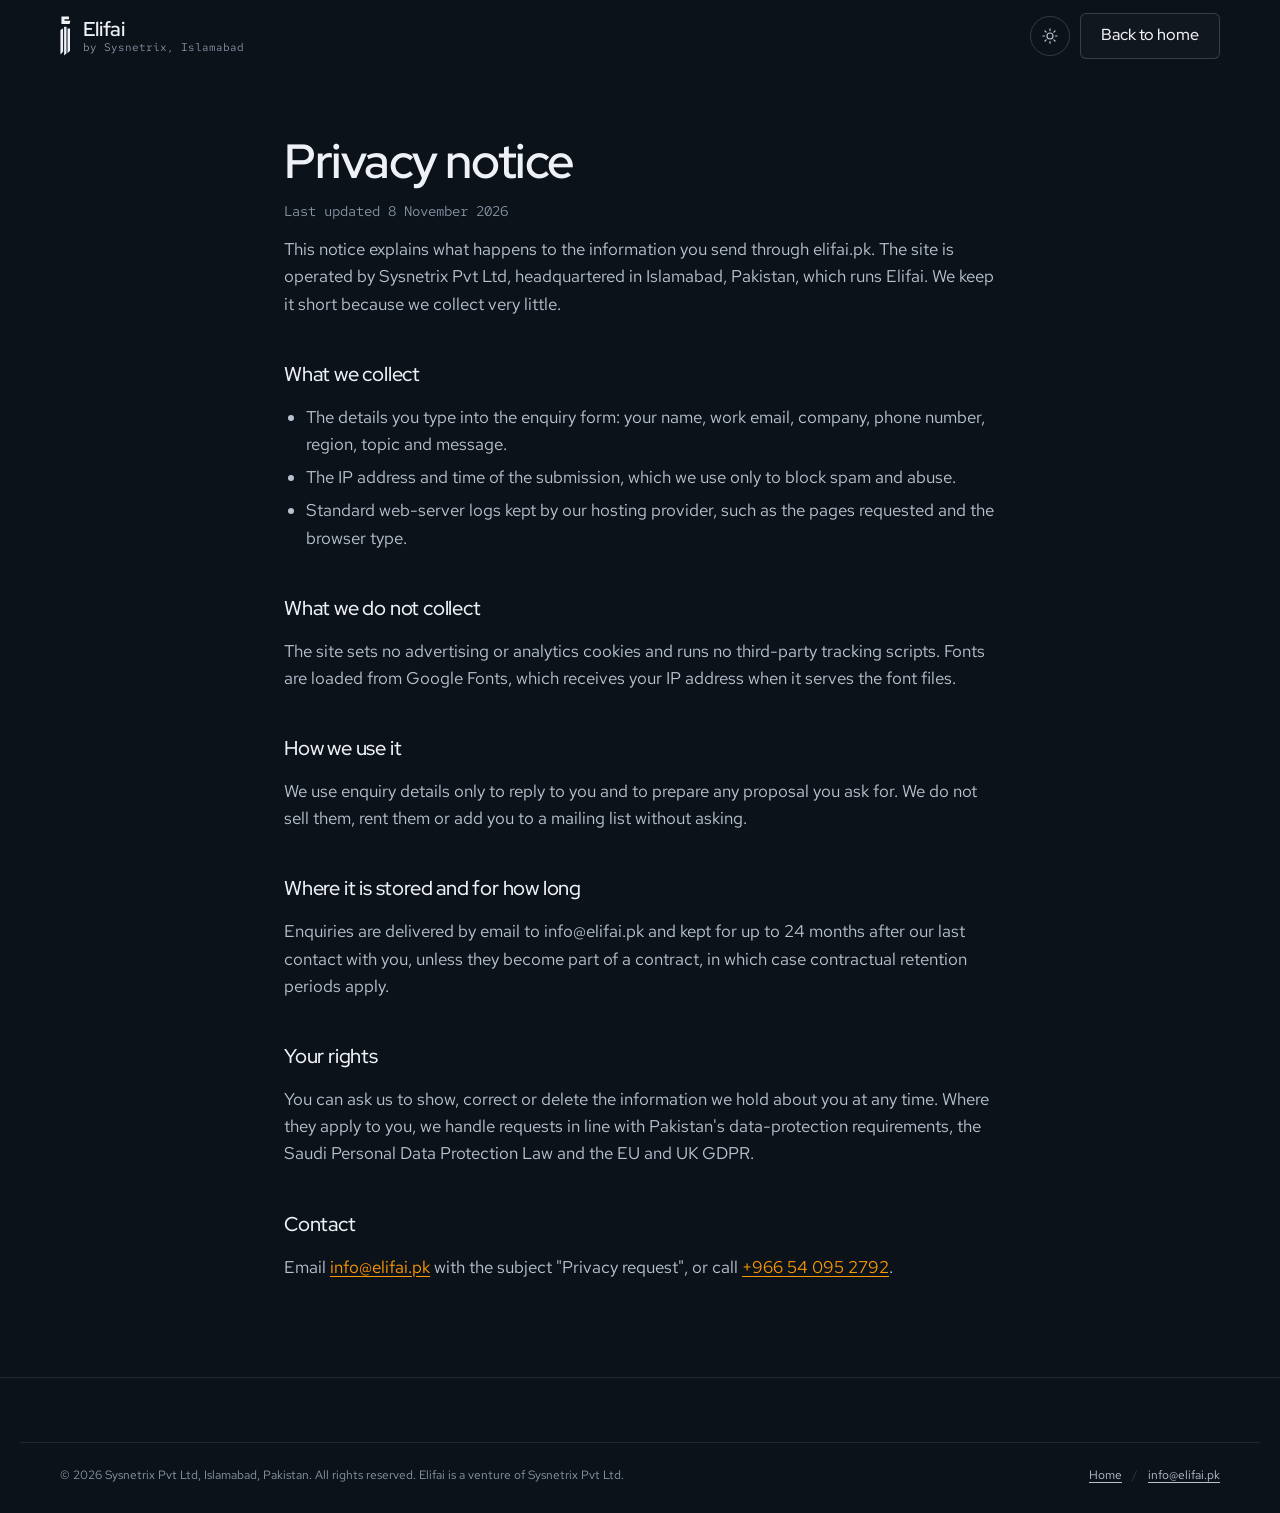
<file: privacy.html>
<!doctype html>
<html lang="en" dir="ltr">
<head>
  <meta charset="utf-8">
  <meta name="viewport" content="width=device-width, initial-scale=1, viewport-fit=cover">
  <title>Privacy notice | Elifai</title>
  <meta name="description" content="How Elifai and Sysnetrix Pvt Ltd handle the information you send through elifai.pk.">
  <meta name="theme-color" content="#0C1219">
  <meta name="color-scheme" content="dark light">
  <script src="/assets/js/theme-init.js"></script>
  <link rel="canonical" href="https://elifai.pk/privacy">
  <link rel="icon" href="/assets/img/favicon.svg" type="image/svg+xml">
  <link rel="preconnect" href="https://fonts.googleapis.com">
  <link rel="preconnect" href="https://fonts.gstatic.com" crossorigin>
  <link rel="stylesheet" href="https://fonts.googleapis.com/css2?family=Red+Hat+Display:wght@500;600;700&amp;family=Red+Hat+Text:wght@400;500;600&amp;family=Red+Hat+Mono:wght@400;500&amp;display=swap">
  <link rel="stylesheet" href="/assets/css/main.css?v=16">
  <script type="module" src="/assets/js/main.js?v=16"></script>
</head>
<body>
  <a class="skip-link" href="#main">Skip to content</a>
  <header class="site-header is-scrolled" data-header>
    <div class="wrap header-inner">
      <a class="brand" href="/" aria-label="Elifai home">
        <svg class="brand-mark" viewBox="86 24 126 467" aria-hidden="true"><path d="M103 29H191V62H139V79H207L198 116H103Z"/><path d="M109 174H122V443L91 474V193Z"/><path d="M134 150H162V458L134 486Z"/><path d="M174 169H203V431L174 460Z"/></svg>
        <span class="brand-text"><span class="brand-name">Elifai</span><span class="brand-tag">by Sysnetrix, Islamabad</span></span>
      </a>
      <div class="header-actions">
        <button class="theme-toggle" type="button" data-theme-toggle aria-label="Switch to light mode">
          <svg class="i-sun" viewBox="0 0 24 24" aria-hidden="true"><circle cx="12" cy="12" r="4" fill="none" stroke="currentColor" stroke-width="1.6"/><path d="M12 2.5v2.2M12 19.3v2.2M2.5 12h2.2M19.3 12h2.2M5.3 5.3l1.6 1.6M17.1 17.1l1.6 1.6M5.3 18.7l1.6-1.6M17.1 6.9l1.6-1.6" stroke="currentColor" stroke-width="1.6" stroke-linecap="round"/></svg>
          <svg class="i-moon" viewBox="0 0 24 24" aria-hidden="true"><path d="M20 14.5A8.5 8.5 0 0 1 9.5 4a8.5 8.5 0 1 0 10.5 10.5Z" fill="none" stroke="currentColor" stroke-width="1.6" stroke-linejoin="round"/></svg>
        </button>
        <a class="btn btn-ghost" href="/">Back to home</a>
      </div>
    </div>
  </header>

  <main id="main" class="page">
    <article class="wrap prose">
      <h1>Privacy notice</h1>
      <p class="meta">Last updated 8 November 2026</p>

      <p>This notice explains what happens to the information you send through elifai.pk. The site is operated by Sysnetrix Pvt Ltd, headquartered in Islamabad, Pakistan, which runs Elifai. We keep it short because we collect very little.</p>

      <h2>What we collect</h2>
      <ul>
        <li>The details you type into the enquiry form: your name, work email, company, phone number, region, topic and message.</li>
        <li>The IP address and time of the submission, which we use only to block spam and abuse.</li>
        <li>Standard web-server logs kept by our hosting provider, such as the pages requested and the browser type.</li>
      </ul>

      <h2>What we do not collect</h2>
      <p>The site sets no advertising or analytics cookies and runs no third-party tracking scripts. Fonts are loaded from Google Fonts, which receives your IP address when it serves the font files.</p>

      <h2>How we use it</h2>
      <p>We use enquiry details only to reply to you and to prepare any proposal you ask for. We do not sell them, rent them or add you to a mailing list without asking.</p>

      <h2>Where it is stored and for how long</h2>
      <p>Enquiries are delivered by email to info@elifai.pk and kept for up to 24 months after our last contact with you, unless they become part of a contract, in which case contractual retention periods apply.</p>

      <h2>Your rights</h2>
      <p>You can ask us to show, correct or delete the information we hold about you at any time. Where they apply to you, we handle requests in line with Pakistan's data-protection requirements, the Saudi Personal Data Protection Law and the EU and UK GDPR.</p>

      <h2>Contact</h2>
      <p>Email <a href="mailto:info@elifai.pk?subject=Privacy%20request">info@elifai.pk</a> with the subject "Privacy request", or call <a href="tel:+966540952792">+966 54 095 2792</a>.</p>
    </article>
  </main>

  <footer class="site-footer">
    <div class="wrap footer-legal">
      <p>© <span data-year>2026</span> Sysnetrix Pvt Ltd, Islamabad, Pakistan. All rights reserved. Elifai is a venture of Sysnetrix Pvt Ltd.</p>
      <p><a href="/">Home</a><span class="sep" aria-hidden="true">/</span><a href="mailto:info@elifai.pk">info@elifai.pk</a></p>
    </div>
  </footer>
</body>
</html>
</file>
<file: assets/css/main.css>
/* ==========================================================================
   Elifai — corporate site
   Design tokens, layout and components. No build step required.
   ========================================================================== */

:root {
  /* Surfaces — AWS "squid ink" family */
  --bg: #0C1219;
  --bg-2: #121A25;
  --bg-3: #1A2433;
  --glass: rgba(18, 26, 37, 0.66);
  --glass-strong: rgba(14, 21, 30, 0.86);
  --line: rgba(160, 174, 196, 0.13);
  --line-strong: rgba(160, 174, 196, 0.26);

  /* Text — all pairs checked ≥ 4.5:1 on every surface */
  --text: #EEF1F6;
  --text-2: #B9C2D0;
  --muted: #8B96A8;

  /* Brand: Red Hat red = primary action, AWS orange = signal/accent, green = healthy only */
  --red: #D10000;
  --red-hover: #EE0000;
  --red-soft: rgba(238, 0, 0, 0.12);
  --accent: #FF9900;
  --accent-soft: rgba(255, 153, 0, 0.12);
  --accent-line: rgba(255, 153, 0, 0.45);
  --emerald: #3DDC97;
  --emerald-soft: rgba(61, 220, 151, 0.14);
  --amber: #FFC247;
  --danger: #FF6B6B;

  /* Component surfaces that differ by theme */
  --on-accent: #FFFFFF;
  --accent-hover: #EE0000;
  --header-bg: rgba(12, 18, 25, 0.74);
  --field-bg: rgba(12, 18, 25, 0.75);
  --inset-bg: rgba(12, 18, 25, 0.6);
  --tint: rgba(255, 255, 255, 0.025);
  --shadow: 0 40px 80px -40px rgba(0, 0, 0, .85);
  --placeholder: #6E7A8D;

/* Type */
  --font-display: "Red Hat Display", ui-sans-serif, system-ui, sans-serif;
  --font-body: "Red Hat Text", ui-sans-serif, system-ui, -apple-system, "Segoe UI", sans-serif;
  --font-mono: "Red Hat Mono", ui-monospace, SFMono-Regular, Menlo, monospace;

  /* Scale (≈ 1.25 major third) */
  --fs-xs: 0.78rem;
  --fs-sm: 0.875rem;
  --fs-base: 1.0625rem;
  --fs-md: 1.25rem;
  --fs-lg: clamp(1.5rem, 1.2rem + 1.2vw, 2rem);
  --fs-xl: clamp(2rem, 1.4rem + 2.4vw, 3rem);
  --fs-hero: clamp(2.3rem, 1.4rem + 3.6vw, 4.1rem);

  /* Space & shape */
  --gutter: clamp(16px, 4vw, 40px);
  --maxw: 1240px;
  --radius-sm: 6px;
  --radius: 12px;
  --radius-lg: 18px;
  --header-h: 72px;
  color-scheme: dark;

  --ease-out: cubic-bezier(.2, .8, .2, 1);
  --ease-io: cubic-bezier(.65, 0, .35, 1);
}

/* ---------- Light theme ---------- */
:root[data-theme="light"] {
  color-scheme: light;
  --bg: #F6F7F9;
  --bg-2: #FFFFFF;
  --bg-3: #EEF1F5;
  --glass: rgba(255, 255, 255, 0.74);
  --glass-strong: rgba(255, 255, 255, 0.92);
  --line: rgba(20, 28, 39, 0.1);
  --line-strong: rgba(20, 28, 39, 0.2);
  --text: #141C27;
  --text-2: #3B4757;
  --muted: #5B6779;
  --red: #C00000;
  --red-hover: #A30000;
  --red-soft: rgba(192, 0, 0, 0.07);
  --accent: #B8400A;
  --accent-soft: rgba(184, 64, 10, 0.07);
  --accent-line: rgba(184, 64, 10, 0.4);
  --emerald: #057A55;
  --emerald-soft: rgba(5, 122, 85, 0.1);
  --amber: #A15C00;
  --danger: #B42318;
  --on-accent: #FFFFFF;
  --accent-hover: #A30000;
  --header-bg: rgba(246, 247, 249, 0.82);
  --field-bg: #FFFFFF;
  --inset-bg: #F8FAFC;
  --tint: rgba(20, 28, 39, 0.018);
  --shadow: 0 30px 60px -36px rgba(20, 28, 39, .28);
  --placeholder: #8792A3;
}

/* Smooth colour change when the theme is switched (not on first paint) */
html.theme-anim, html.theme-anim *, html.theme-anim *::before, html.theme-anim *::after {
  transition: background-color .35s, border-color .35s, color .35s, fill .35s, stroke .35s !important;
}

/* ---------- Reset ---------- */
*, *::before, *::after { box-sizing: border-box; }
html { -webkit-text-size-adjust: 100%; scroll-padding-top: calc(var(--header-h) + 12px); }
@media (prefers-reduced-motion: no-preference) { html { scroll-behavior: smooth; } }
body {
  margin: 0;
  background: var(--bg);
  color: var(--text);
  font-family: var(--font-body);
  font-size: var(--fs-base);
  line-height: 1.6;
  -webkit-font-smoothing: antialiased;
  text-rendering: optimizeLegibility;
  overflow-x: hidden;
}
img, svg, canvas { display: block; max-width: 100%; }
h1, h2, h3, h4, p, ul, ol, dl, dd, figure, blockquote { margin: 0; }
ul { padding: 0; list-style: none; }
a { color: inherit; text-decoration: none; }
button, input, select, textarea { font: inherit; color: inherit; }
button { cursor: pointer; background: none; border: 0; padding: 0; }
[hidden] { display: none !important; }

::selection { background: var(--accent); color: var(--on-accent); }

:focus-visible {
  outline: 2px solid var(--accent);
  outline-offset: 3px;
  border-radius: 4px;
}

.sr-only {
  position: absolute !important; width: 1px; height: 1px; padding: 0; margin: -1px;
  overflow: hidden; clip: rect(0 0 0 0); white-space: nowrap; border: 0;
}
.skip-link {
  position: absolute; left: 16px; top: -60px; z-index: 100;
  background: var(--red); color: var(--on-accent); padding: 10px 16px; border-radius: var(--radius-sm);
  font-weight: 600; transition: top .2s;
}
.skip-link:focus { top: 12px; }

.mono { font-family: var(--font-mono); font-size: 0.92em; letter-spacing: -0.01em; }
.wrap { width: 100%; max-width: var(--maxw); margin-inline: auto; padding-inline: var(--gutter); }

.glass {
  background: var(--glass);
  border: 1px solid var(--line);
  -webkit-backdrop-filter: blur(18px) saturate(140%);
  backdrop-filter: blur(18px) saturate(140%);
}

.icon { width: 20px; height: 20px; flex: none; }

/* ---------- Buttons ---------- */
.btn {
  display: inline-flex; align-items: center; justify-content: center; gap: 10px;
  min-height: 46px; padding: 0 20px;
  border-radius: var(--radius-sm);
  font-family: var(--font-display); font-weight: 500; font-size: 0.97rem; letter-spacing: -0.005em;
  border: 1px solid transparent;
  transition: background-color .2s, border-color .2s, color .2s, transform .2s var(--ease-out);
  white-space: nowrap;
}
.btn:active { transform: translateY(1px); }
.btn-ghost:hover { transform: translateY(-1px); }
.btn-primary { background: var(--red); color: var(--on-accent); }
.btn-primary:hover { background: var(--red-hover); transform: translateY(-1px); }
.btn-ghost { border-color: var(--line-strong); color: var(--text); background: var(--tint); }
.btn-ghost:hover { border-color: var(--emerald); color: var(--emerald); }
.btn-link {
  font-family: var(--font-mono); font-size: var(--fs-sm); color: var(--text-2);
  border-bottom: 1px solid var(--line-strong); padding-bottom: 2px;
  transition: color .2s, border-color .2s;
}
.btn-link:hover { color: var(--accent); border-color: var(--accent); }

.icon-btn {
  width: 42px; height: 42px; display: grid; place-items: center;
  border: 1px solid var(--line-strong); border-radius: 50%;
  color: var(--text-2); transition: color .2s, border-color .2s, background-color .2s;
}
.icon-btn svg { width: 18px; height: 18px; }
.icon-btn:hover { color: var(--accent); border-color: var(--accent); background: var(--accent-soft); }

/* ---------- Header ---------- */
.site-header {
  position: fixed; inset: 0 0 auto 0; z-index: 50;
  height: var(--header-h);
  border-bottom: 1px solid transparent;
  transition: background-color .3s, border-color .3s, backdrop-filter .3s;
}
.site-header.is-scrolled {
  background: var(--header-bg);
  border-bottom-color: var(--line);
  -webkit-backdrop-filter: blur(16px) saturate(150%);
  backdrop-filter: blur(16px) saturate(150%);
}
.header-inner { height: 100%; display: flex; align-items: center; justify-content: space-between; gap: 24px; }

.brand { display: inline-flex; align-items: center; gap: 12px; color: var(--text); }
.brand-mark { color: var(--text); height: 40px; width: auto; aspect-ratio: 126 / 467; fill: currentColor; flex: none; }
.brand-text { display: flex; flex-direction: column; line-height: 1.1; }
.brand-name { font-family: var(--font-display); font-weight: 600; font-size: 1.28rem; letter-spacing: -0.02em; }
.brand-tag { font-family: var(--font-mono); font-size: 0.7rem; color: var(--muted); letter-spacing: 0; white-space: nowrap; }

.nav { display: flex; align-items: center; margin-inline: auto; }
.nav-list { display: flex; align-items: center; gap: clamp(18px, 2.2vw, 34px); }
.header-actions { display: flex; align-items: center; gap: 10px; }
.theme-toggle {
  width: 40px; height: 40px; display: grid; place-items: center; border-radius: 50%;
  border: 1px solid var(--line-strong); color: var(--text-2); transition: color .2s, border-color .2s;
}
.theme-toggle:hover { color: var(--accent); border-color: var(--accent); }
.theme-toggle svg { width: 18px; height: 18px; }
.theme-toggle .i-moon { display: none; }
:root[data-theme="light"] .theme-toggle .i-sun { display: none; }
:root[data-theme="light"] .theme-toggle .i-moon { display: block; }
.nav-link, .mm-trigger {
  font-size: 0.93rem; white-space: nowrap; color: var(--text-2); position: relative; padding: 8px 2px;
  transition: color .2s; display: inline-flex; align-items: center; gap: 4px; background: none; border: 0; font-family: inherit; cursor: pointer;
}
.nav-link::after, .mm-trigger::after {
  content: ""; position: absolute; left: 0; right: 0; bottom: 0; height: 1px;
  background: var(--accent); transform: scaleX(0); transform-origin: left; transition: transform .3s var(--ease-out);
}
.nav-link:hover, .mm-trigger:hover, .nav-link[aria-current="true"], .mm-trigger[aria-current="true"], .mm-trigger[aria-expanded="true"] { color: var(--text); }
.nav-link:hover::after, .nav-link[aria-current="true"]::after, .mm-trigger[aria-current="true"]::after, .mm-trigger[aria-expanded="true"]::after { transform: scaleX(1); }
.mm-chev { width: 14px; height: 14px; fill: none; stroke: currentColor; stroke-width: 1.8; stroke-linecap: round; stroke-linejoin: round; transition: transform .25s var(--ease-out); }
.mm-trigger[aria-expanded="true"] .mm-chev { transform: rotate(180deg); }
.nav-cta { min-height: 40px; padding: 0 16px; font-size: 0.9rem; }

.nav-toggle { display: none; width: 44px; height: 44px; border: 1px solid var(--line-strong); border-radius: var(--radius-sm); }
.nav-toggle-bars, .nav-toggle-bars::before, .nav-toggle-bars::after {
  display: block; width: 18px; height: 1.5px; background: var(--text); margin-inline: auto;
  transition: transform .3s var(--ease-out), opacity .2s;
}
.nav-toggle-bars { position: relative; }
.nav-toggle-bars::before, .nav-toggle-bars::after { content: ""; position: absolute; left: 0; }
.nav-toggle-bars::before { top: -6px; }
.nav-toggle-bars::after { top: 6px; }
.nav-toggle[aria-expanded="true"] .nav-toggle-bars { background: transparent; }
.nav-toggle[aria-expanded="true"] .nav-toggle-bars::before { transform: translateY(6px) rotate(45deg); }
.nav-toggle[aria-expanded="true"] .nav-toggle-bars::after { transform: translateY(-6px) rotate(-45deg); }

.mobile-nav {
  position: absolute; inset: var(--header-h) 0 auto 0;
  background: var(--glass-strong); border-bottom: 1px solid var(--line);
  -webkit-backdrop-filter: blur(20px); backdrop-filter: blur(20px);
  padding: 8px var(--gutter) 24px;
}
.mobile-nav ul { list-style: none; }
.mobile-nav .btn { margin-top: 20px; width: 100%; }

@media (max-width: 1180px) {
  .nav { display: none; }
  .nav-toggle { display: grid; place-items: center; }
  .header-actions { margin-left: auto; }
}
@media (max-width: 560px) {
  .nav-cta { display: none; }
}

/* ---------- Hero ---------- */
.hero {
  position: relative; isolation: isolate;
  padding: calc(var(--header-h) + clamp(32px, 6vw, 72px)) 0 clamp(48px, 7vw, 88px);
  overflow: hidden;
}
.hero::before {
  content: ""; position: absolute; inset: 0; z-index: -2; pointer-events: none;
  background:
    radial-gradient(42% 38% at 78% 30%, var(--emerald-soft), transparent 70%),
    radial-gradient(30% 30% at 68% 92%, var(--accent-soft), transparent 70%);
}
.grid-bg {
  position: absolute; inset: 0; z-index: -1;
  background-image:
    linear-gradient(to right, var(--line) 1px, transparent 1px),
    linear-gradient(to bottom, var(--line) 1px, transparent 1px);
  background-size: 64px 64px;
  -webkit-mask-image: radial-gradient(ellipse 80% 70% at 60% 40%, #000 30%, transparent 78%);
  mask-image: radial-gradient(ellipse 80% 70% at 60% 40%, #000 30%, transparent 78%);
  opacity: .7;
}
.hero-inner {
  display: grid; grid-template-columns: minmax(0, 1.05fr) minmax(0, 1fr);
  gap: clamp(32px, 5vw, 72px); align-items: center;
}

.hero-copy { position: relative; touch-action: pan-y; }
.hero-copy.is-dragging, .eng.is-dragging { cursor: grabbing; user-select: none; }
.hero-slides { display: grid; min-height: 0; }
.hero-slide { grid-area: 1 / 1; }
.hero-slide[inert]:not(.is-leaving) { visibility: hidden; }

.slide-kicker {
  display: inline-flex; align-items: center; gap: 10px;
  font-family: var(--font-mono); font-size: var(--fs-sm); color: var(--text-2);
  padding: 6px 12px 6px 10px; border: 1px solid var(--line-strong); border-radius: 999px;
}
.dot { width: 7px; height: 7px; border-radius: 50%; background: var(--emerald); box-shadow: 0 0 0 4px var(--emerald-soft); }

.slide-title {
  margin-top: 22px;
  font-family: var(--font-display); font-weight: 600;
  font-size: var(--fs-hero); line-height: 1.04; letter-spacing: -0.035em;
  max-width: 15ch; text-wrap: balance;
}
.slide-lede { margin-top: 22px; font-size: 1.12rem; color: var(--text-2); max-width: 54ch; }

.slide-metrics {
  margin-top: 30px; display: grid; grid-template-columns: repeat(3, minmax(0, 1fr));
  border-top: 1px solid var(--line);
}
.slide-metrics > div { padding: 16px 16px 0 0; }
.slide-metrics > div + div { padding-left: 16px; border-left: 1px solid var(--line); }
.slide-metrics dt { font-size: var(--fs-xs); color: var(--muted); line-height: 1.35; }
.slide-metrics dd { margin-top: 6px; font-family: var(--font-mono); font-size: 1.05rem; color: var(--text); font-weight: 500; }

/* Orchestrated entrance — the only ambient motion on the page */
@media (prefers-reduced-motion: no-preference) {
  .hero-slide.is-active > * { animation: rise .8s var(--ease-out) both; }
  .hero-slide.is-active > :nth-child(1) { animation-delay: .02s; }
  .hero-slide.is-active > :nth-child(2) { animation-delay: .08s; }
  .hero-slide.is-active > :nth-child(3) { animation-delay: .16s; }
  .hero-slide.is-active > :nth-child(4) { animation-delay: .24s; }
  .hero-slide.is-leaving { animation: sink .45s var(--ease-io) both; pointer-events: none; }
}
@keyframes rise {
  from { opacity: 0; transform: translateY(18px); filter: blur(4px); }
  to   { opacity: 1; transform: none; filter: none; }
}
@keyframes sink {
  to { opacity: 0; transform: translateY(-12px); filter: blur(3px); }
}

.hero-cta { margin-top: 34px; display: flex; flex-wrap: wrap; align-items: center; gap: 14px 18px; }

.slider-controls { margin-top: 36px; display: flex; align-items: center; gap: 18px; }
.counter { font-family: var(--font-mono); font-size: var(--fs-sm); color: var(--text-2); white-space: nowrap; }
.counter [data-current], .counter [data-eng-current] { color: var(--accent); }
.progress { flex: 1; height: 1px; background: var(--line-strong); position: relative; overflow: hidden; min-width: 60px; }
.progress span { position: absolute; inset: 0; background: var(--accent); transform-origin: left; transform: scaleX(0); }
.slider-buttons { display: flex; gap: 8px; }
[data-pause] .i-play { display: none; }
[data-pause][aria-pressed="true"] .i-play { display: block; }
[data-pause][aria-pressed="true"] .i-pause { display: none; }

.slide-tabs { margin-top: 16px; display: flex; flex-wrap: wrap; gap: 6px; }
.slide-tabs button, .chip-group button {
  font-family: var(--font-mono); font-size: var(--fs-xs); color: var(--muted);
  padding: 7px 12px; border-radius: 999px; border: 1px solid var(--line);
  transition: color .2s, border-color .2s, background-color .2s;
}
.slide-tabs button:hover, .chip-group button:hover { color: var(--text); border-color: var(--line-strong); }
.slide-tabs button[aria-selected="true"], .chip-group button[aria-selected="true"], .chip-group button[aria-pressed="true"] {
  color: var(--accent); border-color: var(--accent-line); background: var(--accent-soft);
}

/* Console (canvas panel) */
.console { border-radius: var(--radius-lg); overflow: hidden; box-shadow: var(--shadow); }
.console-bar {
  display: flex; align-items: center; gap: 14px; padding: 12px 16px;
  border-bottom: 1px solid var(--line); font-family: var(--font-mono); font-size: var(--fs-xs); color: var(--muted);
}
.console-lights { display: flex; gap: 6px; }
.console-lights i { width: 9px; height: 9px; border-radius: 50%; background: var(--line-strong); }
.console-path { flex: 1; overflow: hidden; text-overflow: ellipsis; white-space: nowrap; }
.console-path b { color: var(--text); font-weight: 500; }
.console-status { display: inline-flex; align-items: center; gap: 8px; color: var(--emerald); }
.pulse { width: 7px; height: 7px; border-radius: 50%; background: var(--emerald); }
@media (prefers-reduced-motion: no-preference) {
  .pulse { animation: pulse 2s ease-out infinite; }
}
@keyframes pulse {
  0% { box-shadow: 0 0 0 0 rgba(52, 211, 153, .5); }
  100% { box-shadow: 0 0 0 10px rgba(52, 211, 153, 0); }
}
.console-stage { position: relative; aspect-ratio: 8 / 7; }
.console-stage canvas { width: 100%; height: 100%; cursor: crosshair; }
.console-readout {
  display: flex; flex-wrap: wrap; gap: 6px 20px; padding: 12px 16px;
  border-top: 1px solid var(--line); font-family: var(--font-mono); font-size: var(--fs-xs); color: var(--muted);
}
.console-readout b { color: var(--text); font-weight: 500; font-variant-numeric: tabular-nums; }
.readout-hint { margin-left: auto; }

@media (max-width: 960px) {
  .hero-inner { grid-template-columns: 1fr; }
  .console { order: 2; }
  .console-stage { aspect-ratio: 4 / 3; }
}
@media (max-width: 560px) {
  .slide-metrics { grid-template-columns: 1fr; }
  .slide-metrics > div { padding: 12px 0; display: flex; justify-content: space-between; gap: 16px; align-items: baseline; }
  .slide-metrics > div + div { padding-left: 0; border-left: 0; border-top: 1px solid var(--line); }
  .slide-metrics dd { margin-top: 0; text-align: right; }
  .readout-hint { display: none; }
  .hero-cta .btn { flex: 1 1 auto; }
}

/* ---------- Ticker ---------- */
.ticker {
  border-block: 1px solid var(--line); background: var(--bg-2);
  overflow: hidden; position: relative;
  -webkit-mask-image: linear-gradient(to right, transparent, #000 8%, #000 92%, transparent);
  mask-image: linear-gradient(to right, transparent, #000 8%, #000 92%, transparent);
}
.ticker-track { display: flex; width: max-content; }
.ticker-list { display: flex; flex: none; }
.ticker-list li {
  display: flex; align-items: center; gap: 28px; padding: 20px 0 20px 28px;
  font-family: var(--font-mono); font-size: var(--fs-sm); color: var(--text-2); white-space: nowrap;
}
.ticker-list li::after { content: ""; width: 5px; height: 5px; border: 1px solid var(--accent); transform: rotate(45deg); opacity: .7; }
@media (prefers-reduced-motion: no-preference) {
  .ticker-track.is-running { animation: ticker 60s linear infinite; will-change: transform; }
  .ticker:hover .ticker-track, .ticker:focus-within .ticker-track { animation-play-state: paused; }
}
@keyframes ticker { to { transform: translate3d(-50%, 0, 0); } }
@media (prefers-reduced-motion: reduce) {
  .ticker { -webkit-mask-image: none; mask-image: none; }
  .ticker-track { width: auto; }
  .ticker-list { flex-wrap: wrap; justify-content: center; padding: 8px var(--gutter); }
  .ticker-list li { padding: 8px 0 8px 22px; }
}

/* ---------- Sections ---------- */
.section { padding: clamp(72px, 10vw, 128px) 0; position: relative; }
.section-alt { background: var(--bg-2); border-block: 1px solid var(--line); }
.section-head { max-width: 720px; margin-bottom: clamp(40px, 5vw, 64px); }
.section-head-split { max-width: none; display: flex; justify-content: space-between; align-items: flex-end; gap: 32px; flex-wrap: wrap; }
.section-head-split > div { max-width: 640px; }
.section-title {
  font-family: var(--font-display); font-weight: 600; font-size: var(--fs-xl);
  line-height: 1.08; letter-spacing: -0.03em; text-wrap: balance;
}
.section-lede { margin-top: 18px; color: var(--text-2); font-size: 1.1rem; max-width: 60ch; }

/* ---------- Capabilities ---------- */
.cap-list { border-top: 1px solid var(--line); }
.cap {
  display: grid; grid-template-columns: minmax(0, 0.9fr) minmax(0, 1.4fr) minmax(0, 0.7fr);
  gap: clamp(20px, 4vw, 56px); padding: clamp(32px, 4vw, 48px) 0;
  border-bottom: 1px solid var(--line);
  position: relative;
}
.cap::before {
  content: ""; position: absolute; left: 0; top: -1px; height: 1px; width: 100%;
  background: linear-gradient(to right, var(--red), var(--accent) 35%, transparent 70%);
  transform: scaleX(0); transform-origin: left; transition: transform .9s var(--ease-out);
}
.cap.is-visible::before { transform: scaleX(1); }
.cap-name { display: flex; flex-direction: column; gap: 18px; }
.cap-icon { width: 40px; height: 40px; color: var(--accent); fill: none; stroke: currentColor; }
.cap-icon [fill="currentColor"] { fill: currentColor; stroke: none; }
.cap-name h3 { font-family: var(--font-display); font-size: var(--fs-lg); font-weight: 500; line-height: 1.15; letter-spacing: -0.02em; max-width: 16ch; }
.cap-body p { color: var(--text-2); max-width: 62ch; }
.cap-points { margin-top: 20px; display: grid; gap: 10px; }
.cap-points li { position: relative; padding-left: 22px; color: var(--text); font-size: 0.98rem; }
.cap-points li::before { content: ""; position: absolute; left: 0; top: .72em; width: 10px; height: 1px; background: var(--emerald); }
.cap-stack { color: var(--muted); line-height: 1.9; align-self: start; padding-top: 6px; }
@media (max-width: 960px) {
  .cap { grid-template-columns: 1fr; gap: 18px; }
  .cap-name { flex-direction: row; align-items: center; }
}

/* ---------- Footprint ---------- */
.fp-layout { display: grid; grid-template-columns: minmax(0, 1.6fr) minmax(0, 1fr); gap: 20px; align-items: center; }
.fp-map { border-radius: var(--radius-lg); overflow: hidden; }
.fp-map svg { width: 100%; height: auto; }
.fp-dot-bg { fill: var(--line-strong); }
.fp-stop-a { stop-color: var(--red); stop-opacity: .9; }
.fp-stop-b { stop-color: var(--accent); stop-opacity: .9; }
.fp-stop-c { stop-color: var(--accent); stop-opacity: .15; }
.fp-graticule path { stroke: var(--line); stroke-width: 1; fill: none; }
.fp-axis text { font-family: var(--font-mono); font-size: 13px; fill: var(--muted); }
.fp-link { fill: none; stroke: url(#fp-arc); stroke-width: 1.4; stroke-dasharray: 4 6; opacity: .55; }
.fp-link-out { stroke-dasharray: 2 8; opacity: .35; }
@media (prefers-reduced-motion: no-preference) {
  .fp-link { animation: dash 2.4s linear infinite; }
}
@keyframes dash { to { stroke-dashoffset: -40; } }
.fp-node circle { fill: var(--accent); transition: fill .3s, r .3s; }
.fp-node .halo { fill: var(--accent-soft); stroke: var(--accent-line); stroke-width: 1; transition: r .4s var(--ease-out), opacity .3s; }
.fp-hq circle { fill: var(--red); }
.fp-hq .halo { fill: var(--red-soft); stroke: var(--red); stroke-width: 1; }
.fp-hq .halo-outer { fill: none; stroke: var(--red); stroke-opacity: .35; stroke-dasharray: 3 5; stroke-width: 1; }
.fp-hq-label { font-family: var(--font-display); font-size: 19px; font-weight: 600; fill: var(--text) !important; }
@media (prefers-reduced-motion: no-preference) {
  .fp-hq .halo-outer { animation: spin 24s linear infinite; transform-box: fill-box; transform-origin: center; }
}
.fp-map[data-active="gcc"] .fp-link[data-region-link="gcc"],
.fp-map[data-active="global"] .fp-link[data-region-link="global"] { opacity: 1; stroke-width: 2; }
.fp-map[data-active="pk"] .fp-region[data-region="pk"] .halo-outer { stroke-opacity: .9; }
.fp-node text, .fp-edge text { font-family: var(--font-mono); font-size: 15px; fill: var(--text-2); transition: fill .3s; }
.fp-region { transition: opacity .35s; }
.fp-map[data-active] .fp-region { opacity: .28; }
.fp-map[data-active="pk"] .fp-region[data-region="pk"],
.fp-map[data-active="gcc"] .fp-region[data-region="gcc"],
.fp-map[data-active="global"] .fp-region[data-region="global"] { opacity: 1; }
.fp-map[data-active="global"] .fp-edge text { fill: var(--accent); }
.fp-map[data-active] .fp-region .halo { r: 20; }

.fp-cards { display: grid; gap: 12px; align-content: stretch; }
.fp-card {
  text-align: left; display: flex; flex-direction: column; gap: 8px;
  padding: 20px 22px; border-radius: var(--radius); border: 1px solid var(--line);
  background: var(--tint);
  transition: border-color .25s, background-color .25s;
}
.fp-card:hover, .fp-card[aria-pressed="true"] { border-color: var(--accent-line); background: var(--accent-soft); }
.fp-card-head { display: flex; justify-content: space-between; align-items: center; }
.fp-code { color: var(--accent); font-size: var(--fs-xs); }
.fp-clock { color: var(--text-2); font-size: var(--fs-xs); font-variant-numeric: tabular-nums; }
.fp-card-title { font-family: var(--font-display); font-size: 1.2rem; font-weight: 500; letter-spacing: -0.015em; }
.fp-card-text { color: var(--text-2); font-size: 0.95rem; line-height: 1.55; }
@media (max-width: 960px) { .fp-layout { grid-template-columns: 1fr; } }

/* ---------- Engagements slider ---------- */
.chip-group { display: flex; flex-wrap: wrap; gap: 6px; }
.eng { position: relative; touch-action: pan-y; }
.eng-stage { display: grid; border: 1px solid var(--line); border-radius: var(--radius-lg); overflow: hidden; background: var(--bg-2); }
.eng-slide {
  grid-area: 1 / 1;
  display: grid; grid-template-columns: minmax(0, 1.3fr) minmax(0, 1fr);
  background:
    linear-gradient(to right, var(--line) 1px, transparent 1px) 0 0 / 48px 48px,
    var(--bg-2);
}
.eng-slide[inert]:not(.is-under) { visibility: hidden; }
.eng-slide.is-active { z-index: 2; }
.eng-slide.is-under { z-index: 1; }
@media (prefers-reduced-motion: no-preference) {
  .eng-slide.is-active.is-entering { animation: wipe-in .9s var(--ease-io) both; }
  .eng-slide.is-active.is-entering.from-left { animation-name: wipe-in-left; }
  .eng-slide.is-active.is-entering .eng-main > * { animation: rise .8s var(--ease-out) both; animation-delay: .25s; }
  .eng-slide.is-active.is-entering .eng-spec > div { animation: rise .7s var(--ease-out) both; }
  .eng-slide.is-active.is-entering .eng-spec > div:nth-child(1) { animation-delay: .35s; }
  .eng-slide.is-active.is-entering .eng-spec > div:nth-child(2) { animation-delay: .43s; }
  .eng-slide.is-active.is-entering .eng-spec > div:nth-child(3) { animation-delay: .51s; }
}
@keyframes wipe-in { from { clip-path: inset(0 0 0 100%); } to { clip-path: inset(0 0 0 0); } }
@keyframes wipe-in-left { from { clip-path: inset(0 100% 0 0); } to { clip-path: inset(0 0 0 0); } }

.eng-main { padding: clamp(28px, 4vw, 56px); display: flex; flex-direction: column; gap: 18px; }
.eng-market { color: var(--emerald); font-size: var(--fs-sm); }
.eng-title { font-family: var(--font-display); font-weight: 500; font-size: var(--fs-lg); line-height: 1.15; letter-spacing: -0.02em; max-width: 22ch; }
.eng-main p:not(.eng-market) { color: var(--text-2); max-width: 58ch; }
.eng-spec { border-left: 1px solid var(--line); padding: clamp(28px, 4vw, 56px); display: grid; gap: 0; align-content: center; background: var(--inset-bg); }
.eng-spec > div { padding: 16px 0; border-bottom: 1px solid var(--line); }
.eng-spec > div:first-child { padding-top: 0; }
.eng-spec > div:last-child { border-bottom: 0; padding-bottom: 0; }
.eng-spec dt { font-size: var(--fs-xs); color: var(--muted); }
.eng-spec dd { margin-top: 4px; color: var(--text); }
.eng-controls { margin-top: 20px; }
@media (max-width: 860px) {
  .eng-slide { grid-template-columns: 1fr; }
  .eng-spec { border-left: 0; border-top: 1px solid var(--line); }
}

/* ---------- Leadership ---------- */
.lead { display: grid; grid-template-columns: minmax(0, 1.5fr) minmax(0, 1fr); gap: clamp(32px, 6vw, 88px); align-items: center; }
.lead-quote { position: relative; }
.lead-mark { height: 72px; width: auto; aspect-ratio: 126 / 467; fill: var(--text); margin-bottom: 28px; }
.lead-quote blockquote p {
  font-family: var(--font-display); font-weight: 400;
  font-size: clamp(1.35rem, 1rem + 1.3vw, 2rem); line-height: 1.32; letter-spacing: -0.02em;
  max-width: 34ch; text-wrap: pretty;
}
.lead-quote figcaption { margin-top: 30px; display: flex; flex-direction: column; gap: 2px; padding-left: 18px; border-left: 2px solid var(--red); }
.lead-name { font-family: var(--font-display); font-weight: 600; font-size: 1.1rem; }
.lead-role { color: var(--muted); font-size: var(--fs-sm); }

.lead-channels { border-radius: var(--radius-lg); padding: 24px; }
.lead-channels-title { font-family: var(--font-display); font-weight: 500; margin-bottom: 12px; }
.lead-channels li + li { border-top: 1px solid var(--line); }
.lead-channels a {
  display: flex; align-items: center; gap: 16px; padding: 14px 4px;
  transition: color .2s;
}
.lead-channels a .icon { color: var(--accent); }
.lead-channels a span { display: flex; flex-direction: column; line-height: 1.35; }
.lead-channels b { font-weight: 500; }
.lead-channels small { color: var(--muted); font-family: var(--font-mono); font-size: var(--fs-xs); }
.lead-channels a:hover b { color: var(--accent); }
@media (max-width: 900px) { .lead { grid-template-columns: 1fr; } }

/* ---------- Contact ---------- */
.contact { display: grid; grid-template-columns: minmax(0, 0.9fr) minmax(0, 1.3fr); gap: clamp(32px, 6vw, 80px); align-items: start; }
.contact-direct { margin-top: 36px; border-top: 1px solid var(--line); }
.contact-direct li { display: flex; justify-content: space-between; gap: 16px; padding: 14px 0; border-bottom: 1px solid var(--line); flex-wrap: wrap; }
.contact-direct span { color: var(--muted); font-size: var(--fs-sm); }
.contact-direct a, .contact-val { color: var(--text); transition: color .2s; }
.contact-direct a:hover { color: var(--accent); }

.contact-form { border-radius: var(--radius-lg); padding: clamp(22px, 3.5vw, 40px); display: grid; gap: 18px; }
.field-row { display: grid; grid-template-columns: 1fr 1fr; gap: 18px; }
.field { display: flex; flex-direction: column; gap: 8px; min-width: 0; }
.field label { font-size: var(--fs-sm); color: var(--text-2); }
.optional { color: var(--muted); font-family: var(--font-mono); font-size: var(--fs-xs); margin-left: 6px; }
.field input, .field select, .field textarea {
  width: 100%; min-height: 48px; padding: 12px 14px;
  background: var(--field-bg); border: 1px solid var(--line-strong); border-radius: var(--radius-sm);
  transition: border-color .2s, box-shadow .2s;
}
.field textarea { resize: vertical; min-height: 132px; line-height: 1.5; }
.field select {
  appearance: none; -webkit-appearance: none;
  background-image: url("data:image/svg+xml,%3Csvg xmlns='http://www.w3.org/2000/svg' viewBox='0 0 24 24'%3E%3Cpath d='m7 10 5 5 5-5' fill='none' stroke='%238892A6' stroke-width='1.6'/%3E%3C/svg%3E");
  background-repeat: no-repeat; background-position: right 12px center; background-size: 18px; padding-right: 40px;
}
.field select option { background: var(--bg-3); }
.field ::placeholder { color: var(--placeholder); }
.field input:hover, .field select:hover, .field textarea:hover { border-color: var(--muted); }
.field input:focus, .field select:focus, .field textarea:focus { outline: none; border-color: var(--accent); box-shadow: 0 0 0 3px var(--accent-soft); }
.field.has-error input, .field.has-error textarea, .field.has-error select { border-color: var(--danger); }
.field-error { font-size: var(--fs-xs); color: var(--danger); min-height: 0; }
.field-error:empty { display: none; }

.field-check { flex-direction: row; flex-wrap: wrap; align-items: flex-start; gap: 12px; }
.field-check input { width: 20px; height: 20px; min-height: 0; margin-top: 3px; accent-color: var(--accent); padding: 0; flex: none; }
.field-check label { flex: 1; min-width: 0; font-size: var(--fs-sm); }
.field-check label a { color: var(--accent); text-decoration: underline; text-underline-offset: 3px; }
.field-check .field-error { flex-basis: 100%; margin-left: 32px; }

.hp { position: absolute; width: 1px; height: 1px; overflow: hidden; clip-path: inset(50%); white-space: nowrap; opacity: 0; pointer-events: none; }

.form-foot { display: flex; align-items: center; gap: 18px; flex-wrap: wrap; margin-top: 4px; }
.form-status { font-size: var(--fs-sm); color: var(--text-2); flex: 1; min-width: 200px; }
.form-status.is-ok { color: var(--emerald); }
.form-status.is-err { color: var(--danger); }
.form-status a { text-decoration: underline; text-underline-offset: 3px; }
.spinner { display: none; width: 16px; height: 16px; border-radius: 50%; border: 2px solid transparent; border-top-color: currentColor; border-right-color: currentColor; animation: spin .8s linear infinite; }
[data-submit].is-loading .spinner { display: inline-block; }
[data-submit]:disabled { opacity: .7; cursor: progress; }
@keyframes spin { to { transform: rotate(360deg); } }

@media (max-width: 960px) { .contact { grid-template-columns: 1fr; } }
@media (max-width: 600px) { .field-row { grid-template-columns: 1fr; } .form-foot .btn { width: 100%; } }

/* ---------- Footer ---------- */
.site-footer { border-top: 1px solid var(--line); background: var(--bg); padding-top: 64px; }
.footer-col li { color: var(--text-2); }
.footer-grid { display: grid; grid-template-columns: minmax(0, 2fr) minmax(0, 1fr) minmax(0, 1fr); gap: 40px; padding-bottom: 48px; }
.footer-note { margin-top: 18px; color: var(--text-2); max-width: 40ch; }
.badges { margin-top: 22px; display: flex; flex-wrap: wrap; gap: 8px; }
.badges li {
  display: inline-flex; align-items: center; gap: 8px; padding: 6px 12px;
  border: 1px solid var(--line); border-radius: 999px; font-size: var(--fs-xs); color: var(--text-2); font-family: var(--font-mono);
}
.flag-dot { width: 8px; height: 8px; border-radius: 2px; }
.flag-dot.pk { background: #01A65F; box-shadow: inset 2px 0 0 #fff; }
.flag-dot.sa { background: #00874B; }
.flag-dot.ae { background: linear-gradient(#00843D 33%, #fff 33% 66%, #111 66%); box-shadow: inset 2px 0 0 #EF3340; }
.flag-dot.gl { background: var(--accent); border-radius: 50%; }
.footer-head { font-family: var(--font-display); font-weight: 500; margin-bottom: 14px; }
.footer-col li + li { margin-top: 8px; }
.footer-col a { color: var(--text-2); transition: color .2s; }
.footer-col a:hover { color: var(--accent); }
.footer-legal {
  display: flex; justify-content: space-between; gap: 12px 24px; flex-wrap: wrap;
  padding-block: 22px 28px; border-top: 1px solid var(--line);
  font-size: var(--fs-xs); color: var(--muted);
}
.footer-legal a { color: var(--text-2); text-decoration: underline; text-underline-offset: 3px; }
.sep { margin-inline: 10px; color: var(--line-strong); }
@media (max-width: 760px) { .footer-grid { grid-template-columns: 1fr 1fr; } .footer-brand { grid-column: 1 / -1; } }

/* ---------- Reveal on scroll (used sparingly: capability rules only) ---------- */
@media (prefers-reduced-motion: reduce) {
  *, *::before, *::after { animation-duration: .001ms !important; animation-iteration-count: 1 !important; transition-duration: .001ms !important; }
  .cap::before { transform: scaleX(1); }
}

/* ---------- Inner pages (privacy, 404) ---------- */
.page { padding: calc(var(--header-h) + 64px) 0 96px; }
.page .prose { max-width: 72ch; }
.prose h1 { font-family: var(--font-display); font-weight: 600; font-size: var(--fs-xl); letter-spacing: -0.03em; line-height: 1.08; }
.prose h2 { font-family: var(--font-display); font-weight: 500; font-size: var(--fs-md); margin-top: 40px; letter-spacing: -0.01em; }
.prose p, .prose ul { margin-top: 14px; color: var(--text-2); }
.prose ul { list-style: disc; padding-left: 22px; }
.prose li + li { margin-top: 6px; }
.prose a { color: var(--accent); text-decoration: underline; text-underline-offset: 3px; }
.prose .meta { color: var(--muted); font-family: var(--font-mono); font-size: var(--fs-sm); margin-top: 12px; }
.notfound { min-height: 70vh; display: flex; flex-direction: column; justify-content: center; gap: 20px; }
.notfound code { font-family: var(--font-mono); color: var(--accent); }

/* ==========================================================================
   v2 components — platforms, AI operations, managed services
   ========================================================================== */

.fine-print { margin-top: 22px; font-size: var(--fs-xs); color: var(--muted); max-width: 90ch; }

/* ---------- Platforms ---------- */
.plat-grid {
  display: grid; grid-template-columns: repeat(4, minmax(0, 1fr));
  border-top: 1px solid var(--line); border-left: 1px solid var(--line);
}
.plat {
  position: relative; display: flex; flex-direction: column; gap: 12px;
  padding: 26px 24px 24px; min-height: 260px;
  border-right: 1px solid var(--line); border-bottom: 1px solid var(--line);
  background: var(--bg-2);
  transition: background-color .25s, opacity .3s, filter .3s;
}
.plat::before {
  content: ""; position: absolute; left: -1px; right: -1px; top: -1px; height: 3px;
  background: var(--brand); transform: scaleX(.18); transform-origin: left;
  transition: transform .45s var(--ease-out);
}
.plat:hover::before, .plat:focus-within::before { transform: scaleX(1); }
.plat:hover { background: var(--bg-3); }
.plat-cat { font-size: var(--fs-xs); color: var(--muted); }
.plat-name { font-family: var(--font-display); font-weight: 600; font-size: 1.32rem; line-height: 1.12; letter-spacing: -0.02em; }
.plat-text { color: var(--text-2); font-size: 0.95rem; line-height: 1.55; flex: 1; }
.plat-where { font-size: var(--fs-xs); color: var(--text); display: flex; flex-direction: column; gap: 2px; padding-top: 12px; border-top: 1px dashed var(--line-strong); }
.plat-where span { color: var(--emerald); }
.plat-grid[data-filter] .plat { opacity: .28; filter: saturate(.3); }
.plat-grid[data-filter="cloud"] .plat[data-group="cloud"],
.plat-grid[data-filter="linux"] .plat[data-group="linux"],
.plat-grid[data-filter="private"] .plat[data-group="private"] { opacity: 1; filter: none; }
@media (max-width: 1100px) { .plat-grid { grid-template-columns: repeat(2, minmax(0, 1fr)); } }
@media (max-width: 560px)  { .plat-grid { grid-template-columns: 1fr; } .plat { min-height: 0; } }

/* ---------- AI operations ---------- */
.aiops { display: grid; grid-template-columns: minmax(0, 1fr) minmax(0, 1.1fr); gap: clamp(32px, 6vw, 80px); align-items: center; }
.steps { margin: 36px 0 0; padding: 0; list-style: none; counter-reset: step; border-top: 1px solid var(--line); }
.steps li {
  counter-increment: step; display: grid; grid-template-columns: 44px 120px 1fr; gap: 0 12px;
  padding: 18px 0; border-bottom: 1px solid var(--line); align-items: baseline;
}
.steps li::before { content: "0" counter(step); font-family: var(--font-mono); font-size: var(--fs-sm); color: var(--accent); }
.steps b { font-family: var(--font-display); font-weight: 500; font-size: 1.1rem; }
.steps span { color: var(--text-2); font-size: 0.97rem; }
@media (max-width: 640px) { .steps li { grid-template-columns: 36px 1fr; } .steps span { grid-column: 2; margin-top: 4px; } }

.replay { border-radius: var(--radius-lg); overflow: hidden; box-shadow: var(--shadow); }
.replay-btn {
  font-size: var(--fs-xs); color: var(--accent); padding: 4px 10px; border: 1px solid var(--accent-line); border-radius: 999px;
}
.replay-btn:hover { background: var(--accent-soft); }
.replay-log { list-style: none; margin: 0; padding: 18px; display: grid; gap: 4px; font-size: 0.82rem; }
.replay-log li {
  display: grid; grid-template-columns: 70px 92px 1fr; gap: 10px; align-items: baseline;
  padding: 9px 10px; border-radius: var(--radius-sm); color: var(--text);
}
.replay-log li:nth-child(odd) { background: var(--tint); }
.replay-log time { color: var(--muted); font-variant-numeric: tabular-nums; }
.tag { font-size: 0.72rem; padding: 2px 8px; border-radius: 4px; border: 1px solid var(--accent-line); color: var(--accent); justify-self: start; white-space: nowrap; }
.tag-warn { border-color: color-mix(in srgb, var(--amber) 55%, transparent); color: var(--amber); }
.tag-ok { border-color: color-mix(in srgb, var(--emerald) 55%, transparent); color: var(--emerald); }
.replay-note { padding: 12px 18px 16px; border-top: 1px solid var(--line); font-size: var(--fs-xs); color: var(--muted); }
.replay.is-armed [data-line] { opacity: 0; transform: translateY(6px); }
.replay [data-line] { transition: opacity .45s var(--ease-out), transform .45s var(--ease-out); }
.replay [data-line].is-shown { opacity: 1; transform: none; }
@media (max-width: 960px) { .aiops { grid-template-columns: 1fr; } }
@media (max-width: 520px) {
  .replay-log li { grid-template-columns: 62px 1fr; }
  .replay-log li > span:last-child { grid-column: 1 / -1; }
}

/* ---------- Managed services ---------- */
.tiers { display: grid; grid-template-columns: repeat(3, minmax(0, 1fr)); gap: 16px; }
.tier {
  display: flex; flex-direction: column; gap: 12px; padding: 28px 26px;
  border: 1px solid var(--line); border-radius: var(--radius); background: var(--bg);
}
.tier-featured { border-color: var(--accent-line); background: linear-gradient(var(--accent-soft), var(--accent-soft)), var(--bg); }
.tier-label { font-size: var(--fs-xs); color: var(--accent); }
.tier-title { font-family: var(--font-display); font-weight: 500; font-size: 1.35rem; line-height: 1.15; letter-spacing: -0.02em; }
.tier > p:not(.tier-label) { color: var(--text-2); font-size: 0.97rem; }
.tier ul { margin-top: auto; padding-top: 14px; border-top: 1px solid var(--line); display: grid; gap: 8px; }
.tier li { position: relative; padding-left: 22px; font-size: 0.94rem; }
.tier li::before { content: ""; position: absolute; left: 2px; top: .5em; width: 9px; height: 5px; border-left: 1.5px solid var(--emerald); border-bottom: 1.5px solid var(--emerald); transform: rotate(-45deg); }
@media (max-width: 900px) { .tiers { grid-template-columns: 1fr; } }

.sla { margin-top: 40px; display: grid; grid-template-columns: minmax(0, 1.5fr) minmax(0, 1fr); gap: clamp(24px, 4vw, 56px); align-items: start; }
.sla-table-wrap { overflow-x: auto; border: 1px solid var(--line); border-radius: var(--radius); background: var(--bg); }
.sla-table { width: 100%; border-collapse: collapse; font-size: 0.93rem; min-width: 520px; }
.sla-table caption {
  text-align: left; padding: 16px 18px; font-family: var(--font-display); font-weight: 500; font-size: 1.05rem;
  border-bottom: 1px solid var(--line); caption-side: top;
}
.sla-table caption span { display: block; font-family: var(--font-body); font-weight: 400; font-size: var(--fs-xs); color: var(--muted); margin-top: 2px; }
.sla-table th, .sla-table td { text-align: left; padding: 12px 18px; border-bottom: 1px solid var(--line); vertical-align: middle; }
.sla-table thead th { font-weight: 500; font-size: var(--fs-xs); color: var(--muted); }
.sla-table tbody tr:last-child > * { border-bottom: 0; }
.sla-table tbody th { font-weight: 500; white-space: nowrap; }
.sla-table td { color: var(--text-2); }
.sla-table td.mono { color: var(--text); }
.sev { display: inline-block; font-family: var(--font-mono); font-size: 0.72rem; padding: 2px 6px; border-radius: 4px; margin-right: 10px; border: 1px solid currentColor; }
.sev-1 { color: var(--danger); }
.sev-2 { color: var(--amber); }
.sev-3 { color: var(--accent); }
.sev-4 { color: var(--muted); }
.sla-controls { display: grid; gap: 0; border-top: 1px solid var(--line); }
.sla-controls li { padding: 16px 0; border-bottom: 1px solid var(--line); display: grid; gap: 4px; }
.sla-controls b { font-family: var(--font-display); font-weight: 500; }
.sla-controls span { color: var(--text-2); font-size: 0.95rem; }
@media (max-width: 960px) { .sla { grid-template-columns: 1fr; } }
.prose .btn { text-decoration: none; color: var(--on-accent); }

/* ==========================================================================
   v3 — NOC console (tech showcase)
   ========================================================================== */
.legal-tm { flex-basis: 100%; color: var(--muted); }
.noc-legend { display: flex; flex-wrap: wrap; gap: 8px 18px; font-size: var(--fs-xs); color: var(--text-2); }
.noc-legend span { display: inline-flex; align-items: center; gap: 8px; }
.st { display: inline-block; width: 8px; height: 8px; border-radius: 50%; margin-right: 8px; vertical-align: middle; flex: none; }
.noc-legend .st { margin-right: 0; }
.st-ok { background: var(--emerald); }
.st-warn { background: var(--amber); }
.st-bad { background: var(--danger); }

.app-frame {
  border: 1px solid var(--line-strong); border-radius: var(--radius-lg); overflow: hidden;
  background: var(--bg); box-shadow: var(--shadow);
  position: relative;
}
.app-frame::before {
  content: ""; position: absolute; inset: 0 0 auto 0; height: 2px;
  background: linear-gradient(to right, var(--red), var(--accent));
}
.app-top {
  display: flex; align-items: center; gap: 18px; padding: 14px 18px;
  border-bottom: 1px solid var(--line); background: var(--bg-2); font-size: var(--fs-sm);
}
.app-brand { display: inline-flex; align-items: center; gap: 10px; font-family: var(--font-display); font-weight: 600; }
.app-brand svg { height: 22px; width: auto; aspect-ratio: 126 / 467; fill: currentColor; }
.app-tenant { color: var(--muted); font-size: var(--fs-xs); }
.app-status { margin-left: auto; display: inline-flex; align-items: center; gap: 8px; color: var(--emerald); font-size: var(--fs-xs); }
.app-clock { color: var(--text-2); font-size: var(--fs-xs); font-variant-numeric: tabular-nums; }

.app-body { display: grid; grid-template-columns: 172px minmax(0, 1fr); }
.app-nav { padding: 16px 10px; border-right: 1px solid var(--line); display: grid; align-content: start; gap: 2px; font-size: var(--fs-sm); color: var(--muted); background: var(--bg-2); }
.app-nav li { padding: 8px 12px; border-radius: var(--radius-sm); }
.app-nav li.is-on { color: var(--text); background: var(--accent-soft); box-shadow: inset 2px 0 0 var(--accent); }
.app-main { padding: 18px; display: grid; gap: 16px; min-width: 0; }

.kpis { display: grid; grid-template-columns: repeat(4, minmax(0, 1fr)); gap: 12px; }
.kpi { border: 1px solid var(--line); border-radius: var(--radius); padding: 14px 16px; background: var(--bg-2); display: grid; gap: 4px; }
.kpi dt { font-size: var(--fs-xs); color: var(--muted); }
.kpi dd { font-size: 1.7rem; font-weight: 500; line-height: 1.1; color: var(--text); }
.kpi dd small { font-size: .55em; color: var(--text-2); margin-left: 2px; }
.kpi-sub { font-size: var(--fs-xs); color: var(--text-2); font-family: var(--font-mono); }
.kpi-sub.ok { color: var(--emerald); }

.app-grid { display: grid; grid-template-columns: minmax(0, 1.5fr) minmax(0, 1fr); gap: 16px; }
.panel { border: 1px solid var(--line); border-radius: var(--radius); background: var(--bg-2); padding: 14px 16px; min-width: 0; }
.panel-title { font-family: var(--font-display); font-weight: 600; font-size: 0.98rem; margin-bottom: 10px; display: flex; justify-content: space-between; gap: 10px; }
.panel-title .mono { font-size: var(--fs-xs); color: var(--muted); font-weight: 400; }
.table-scroll { overflow-x: auto; }
.estates { width: 100%; border-collapse: collapse; font-size: 0.8rem; min-width: 480px; }
.estates th { text-align: left; font-weight: 400; color: var(--muted); padding: 6px 8px; border-bottom: 1px solid var(--line); }
.estates td { padding: 9px 8px; border-bottom: 1px solid var(--line); white-space: nowrap; }
.estates tr:last-child td { border-bottom: 0; }
.estates tbody tr { transition: background-color .2s; }
.estates tbody tr:hover { background: var(--tint); }
.pf { display: inline-flex; align-items: center; gap: 8px; color: var(--text); }
.pf::before { content: ""; width: 3px; height: 14px; border-radius: 2px; background: var(--pf); }

.slo-chart { width: 100%; height: 130px; display: block; }
.slo-threshold { stroke: var(--danger); stroke-width: 1; stroke-dasharray: 4 4; opacity: .6; fill: none; vector-effect: non-scaling-stroke; }
.slo-area { fill: var(--accent-soft); }
.slo-line { fill: none; stroke: var(--accent); stroke-width: 2; vector-effect: non-scaling-stroke; stroke-linejoin: round; }
.slo-dot { fill: var(--red); }
.slo-note { display: flex; justify-content: space-between; flex-wrap: wrap; gap: 4px 12px; font-size: 0.72rem; color: var(--muted); margin-top: 8px; }
@media (prefers-reduced-motion: no-preference) {
  .noc-armed .slo-chart { clip-path: inset(0 100% 0 0); }
  .noc-live .slo-chart { clip-path: inset(0 0 0 0); transition: clip-path 1.6s var(--ease-io); }
  .noc-armed .fleet .bar i { transform: scaleX(0); }
  .noc-live .fleet .bar i { transform: scaleX(var(--v)); transition: transform 1.2s var(--ease-out) .3s; }
}

.fleet { display: grid; gap: 12px; font-size: 0.8rem; }
.fleet li { display: grid; grid-template-columns: 104px minmax(0, 1fr) 84px; gap: 10px; align-items: center; }
.fleet li > span:last-child { text-align: right; color: var(--text-2); }
.os { display: inline-flex; align-items: center; gap: 8px; }
.os::before { content: ""; width: 7px; height: 7px; border-radius: 2px; }
.os-rh::before { background: #EE0000; }
.os-ub::before { background: #E95420; }
.bar { height: 6px; border-radius: 3px; background: var(--line); overflow: hidden; }
.bar i { display: block; height: 100%; background: linear-gradient(to right, var(--red), var(--accent)); transform-origin: left; transform: scaleX(var(--v)); border-radius: 3px; }

.feed { display: grid; gap: 0; }
.feed li { display: grid; grid-template-columns: 44px 1fr; gap: 10px; padding: 10px 0; border-bottom: 1px solid var(--line); align-items: start; }
.feed li:last-child { border-bottom: 0; }
.feed .sev { margin-right: 0; text-align: center; }
.feed b { display: block; font-weight: 500; font-size: 0.9rem; }
.feed span.mono { display: block; font-size: 0.74rem; color: var(--muted); margin-top: 2px; }

@media (max-width: 1100px) { .app-grid { grid-template-columns: 1fr; } }
@media (max-width: 860px) {
  .app-body { grid-template-columns: 1fr; }
  .app-nav { display: flex; overflow-x: auto; border-right: 0; border-bottom: 1px solid var(--line); padding: 8px; }
  .app-nav li { white-space: nowrap; }
  .kpis { grid-template-columns: repeat(2, minmax(0, 1fr)); }
  .app-tenant { display: none; }
}
@media (max-width: 480px) {
  .app-top { flex-wrap: wrap; gap: 8px 14px; }
  .app-status { margin-left: 0; }
  .app-clock { margin-left: auto; }
  .app-main { padding: 12px; }
  .kpi dd { font-size: 1.4rem; }
  .fleet li { grid-template-columns: 1fr auto; gap: 6px 10px; }
  .fleet li .bar { grid-column: 1 / -1; grid-row: 2; }
}

/* ---------- Team ---------- */
.team-grid { display: grid; grid-template-columns: repeat(3, minmax(0, 1fr)); gap: 16px; }
.member {
  display: flex; flex-direction: column; gap: 14px; padding: 24px;
  border: 1px solid var(--line); border-radius: var(--radius); background: var(--bg-2);
  transition: transform .25s var(--ease-out), border-color .25s, box-shadow .25s;
}
.member:hover { transform: translateY(-2px); border-color: var(--accent-line); box-shadow: var(--shadow); }
.member-head { display: flex; align-items: center; gap: 14px; }
.avatar {
  width: 52px; height: 52px; flex: none; display: grid; place-items: center; border-radius: 12px;
  font-family: var(--font-display); font-weight: 700; font-size: 1.05rem; letter-spacing: .02em; color: #fff;
  background: linear-gradient(135deg, var(--red), #FF7A00);
  box-shadow: inset 0 0 0 1px rgba(255,255,255,.18);
}
.member-name { font-family: var(--font-display); font-weight: 600; font-size: 1.15rem; line-height: 1.2; }
.member-role { color: var(--accent); font-size: var(--fs-sm); margin-top: 2px; }
.member-text { color: var(--text-2); font-size: 0.95rem; flex: 1; }
.skills { display: flex; flex-wrap: wrap; gap: 6px; }
.skills li { font-size: 0.74rem; padding: 4px 9px; border-radius: 999px; border: 1px solid var(--line-strong); color: var(--text); background: var(--tint); }
.member-base { font-size: var(--fs-xs); color: var(--muted); padding-top: 12px; border-top: 1px dashed var(--line-strong); }
@media (max-width: 1000px) { .team-grid { grid-template-columns: repeat(2, minmax(0, 1fr)); } }
@media (max-width: 600px) { .team-grid { grid-template-columns: 1fr; } }
@media (prefers-reduced-motion: reduce) { .member:hover { transform: none; } }

/* ==========================================================================
   v5 — operations wall HUD (hero console)
   ========================================================================== */
.console { position: relative; }
.console-stage { aspect-ratio: 16 / 11; overflow: hidden; }
.console-stage::after {
  /* faint scanlines over the stage */
  content: ""; position: absolute; inset: 0; pointer-events: none;
  background: repeating-linear-gradient(to bottom, transparent 0 3px, var(--tint) 3px 4px);
  mix-blend-mode: normal; opacity: .9;
}
.hud-corner {
  position: absolute; top: 12px; left: 14px; z-index: 2; display: grid; gap: 2px;
  font-size: 0.7rem; color: var(--muted); pointer-events: none;
  padding: 8px 10px; border: 1px solid var(--line); border-radius: 8px; background: var(--glass);
  -webkit-backdrop-filter: blur(8px); backdrop-filter: blur(8px);
}
.hud-corner b { color: var(--text); font-weight: 500; font-variant-numeric: tabular-nums; }
.hud-radar {
  position: absolute; top: 12px; right: 12px; z-index: 2; width: 132px; pointer-events: none;
  display: grid; justify-items: center; gap: 4px;
}
.hud-radar canvas { width: 116px; height: 116px; border-radius: 50%; background: var(--glass); border: 1px solid var(--line); }
.hud-radar-label { font-size: 0.66rem; color: var(--muted); }
.hud-radar-label b { color: var(--red); font-weight: 500; }
.hud-scan {
  position: absolute; left: 0; right: 0; top: 0; height: 40%; z-index: 1; pointer-events: none;
  background: linear-gradient(to bottom, transparent, var(--accent-soft) 85%, transparent);
  opacity: 0; transform: translateY(-100%);
}
@media (prefers-reduced-motion: no-preference) {
  .is-live .hud-scan { animation: hud-scan 6.5s linear infinite; }
  .is-paused .hud-scan { animation-play-state: paused; }
}
@keyframes hud-scan {
  0% { transform: translateY(-100%); opacity: 0; }
  10% { opacity: .9; }
  60% { opacity: .9; }
  100% { transform: translateY(260%); opacity: 0; }
}

.hud-strip {
  display: grid; grid-template-columns: 1.15fr 0.9fr 1.25fr; border-top: 1px solid var(--line);
}
.hud-cell { padding: 10px 12px 12px; min-width: 0; }
.hud-cell + .hud-cell { border-left: 1px solid var(--line); }
.hud-title { display: flex; justify-content: space-between; align-items: center; gap: 8px; font-size: 0.66rem; color: var(--muted); margin-bottom: 6px; }
.hud-title span { display: inline-flex; align-items: center; gap: 5px; }
.key { width: 10px; height: 2px; display: inline-block; border-radius: 1px; }
.key-in { background: var(--accent); }
.key-out { background: var(--red); }
.hud-live { color: var(--red); }
.hud-live::before { content: ""; width: 6px; height: 6px; border-radius: 50%; background: var(--red); display: inline-block; }
@media (prefers-reduced-motion: no-preference) { .is-live .hud-live::before { animation: blink 1.2s steps(2) infinite; } }
@keyframes blink { 50% { opacity: .2; } }
.hud-stream canvas { width: 100%; height: 78px; display: block; }

.bars { display: grid; grid-template-columns: repeat(6, minmax(0, 1fr)); gap: 6px; height: 78px; align-items: end; }
.bars li { position: relative; height: 100%; display: flex; flex-direction: column; justify-content: flex-end; align-items: center; gap: 3px; }
.bars i {
  display: block; width: 100%; height: calc(var(--v, .5) * 62px); border-radius: 2px 2px 0 0;
  background: linear-gradient(to top, var(--red), var(--accent));
  transition: height .9s var(--ease-out), filter .3s;
  opacity: .85;
}
.bars li.is-hot i { filter: brightness(1.25) saturate(1.3); opacity: 1; box-shadow: 0 0 10px var(--accent-soft); }
.bars span { font-family: var(--font-mono); font-size: 0.58rem; color: var(--muted); }

.seclog { list-style: none; margin: 0; padding: 0; display: grid; grid-auto-rows: 15px; gap: 1px; font-size: 0.66rem; line-height: 15px; height: 79px; overflow: hidden; }
.seclog li { display: flex; gap: 6px; align-items: center; height: 15px; color: var(--text-2); white-space: nowrap; overflow: hidden; text-overflow: ellipsis; transition: opacity .4s, transform .4s var(--ease-out); }
.seclog li.is-new { opacity: 0; transform: translateY(-6px); }
.seclog li:nth-child(n+5) { opacity: .45; }
.lv { flex: none; min-width: 40px; font-size: 0.56rem; line-height: 11px; padding: 0 4px; border-radius: 3px; text-align: center; border: 1px solid currentColor; }
.lv-block { color: var(--red); }
.lv-ok { color: var(--emerald); }
.lv-info { color: var(--accent); }

@media (max-width: 1180px) and (min-width: 961px) { .hud-strip { grid-template-columns: 1fr 1fr; } .hud-log { grid-column: 1 / -1; border-left: 0 !important; border-top: 1px solid var(--line); } }
@media (max-width: 560px) {
  .hud-strip { grid-template-columns: 1fr 1fr; }
  .hud-log { grid-column: 1 / -1; border-left: 0 !important; border-top: 1px solid var(--line); }
  .hud-radar { width: 96px; } .hud-radar canvas { width: 84px; height: 84px; }
  .hud-corner { font-size: 0.62rem; }
}
@media (max-width: 560px) { .console-stage { aspect-ratio: 1 / 1; } }

/* ---------- Vendor ecosystem ---------- */
.vwire {
  display: flex; align-items: center; gap: 14px; margin-bottom: 24px;
  border: 1px solid var(--line); border-radius: var(--radius); background: var(--bg); overflow: hidden;
}
.vwire-label { flex: none; display: inline-flex; align-items: center; gap: 8px; padding: 12px 14px; font-size: var(--fs-xs); color: var(--red); border-right: 1px solid var(--line); background: var(--red-soft); }
.vwire-label .pulse { background: var(--red); }
.vwire-track { flex: 1; overflow: hidden; -webkit-mask-image: linear-gradient(to right, transparent, #000 4%, #000 96%, transparent); mask-image: linear-gradient(to right, transparent, #000 4%, #000 96%, transparent); }
.vwire-list { display: flex; width: max-content; gap: 34px; padding: 12px 0; }
.vwire-list li { display: inline-flex; align-items: baseline; gap: 10px; white-space: nowrap; font-size: var(--fs-sm); }
.vwire-list b { color: var(--accent); font-weight: 500; }
.vwire-list a { color: var(--text); }
.vwire-list a:hover { color: var(--accent); text-decoration: underline; text-underline-offset: 3px; }
.vwire-list span { color: var(--muted); font-size: var(--fs-xs); }
@media (prefers-reduced-motion: no-preference) {
  .vwire-list.is-running { animation: ticker var(--dur, 120s) linear infinite; }
  .vwire:hover .vwire-list, .vwire:focus-within .vwire-list { animation-play-state: paused; }
}
@media (prefers-reduced-motion: reduce) { .vwire-track { overflow-x: auto; } }

.vtools { display: flex; flex-wrap: wrap; gap: 14px 20px; justify-content: space-between; align-items: center; margin-bottom: 28px; }
.vsearch {
  display: flex; align-items: center; gap: 8px; min-width: min(100%, 300px);
  padding: 0 12px; height: 42px; border: 1px solid var(--line-strong); border-radius: 999px; background: var(--field-bg); color: var(--muted);
}
.vsearch:focus-within { border-color: var(--accent); box-shadow: 0 0 0 3px var(--accent-soft); }
.vsearch svg { width: 18px; height: 18px; flex: none; }
.vsearch input { flex: 1; min-width: 0; border: 0; background: none; outline: none; color: var(--text); height: 100%; }
.vsearch input::placeholder { color: var(--placeholder); }
.vempty { color: var(--text-2); padding: 24px 0; }

.vgroups { display: grid; gap: 40px; }
.vgroup { display: grid; grid-template-columns: minmax(0, 0.8fr) minmax(0, 2.2fr); gap: 16px 40px; align-items: start; }
.vgroup-head { position: sticky; top: calc(var(--header-h) + 16px); }
.vgroup-title { font-family: var(--font-display); font-weight: 600; font-size: 1.25rem; letter-spacing: -0.015em; display: flex; align-items: baseline; gap: 10px; }
.vgroup-count { font-size: var(--fs-xs); color: var(--accent); font-weight: 400; }
.vgroup-blurb { margin-top: 8px; color: var(--text-2); font-size: 0.95rem; }
.vlist { border-top: 1px solid var(--line); }
.vendor {
  display: grid; grid-template-columns: minmax(0, 1fr) auto; gap: 8px 20px; align-items: center;
  padding: 14px 4px; border-bottom: 1px solid var(--line); transition: background-color .2s;
}
.vendor:hover, .vendor.is-open { background: var(--tint); }
.vendor-name { font-family: var(--font-display); font-weight: 600; font-size: 1.02rem; }
.vendor-products { color: var(--text-2); font-size: 0.9rem; margin-top: 2px; }
.vendor-actions { display: flex; align-items: center; gap: 12px; }
.vendor-btn {
  font-size: var(--fs-xs); padding: 6px 12px; border-radius: 999px; border: 1px solid var(--accent-line); color: var(--accent);
  white-space: nowrap; transition: background-color .2s, color .2s;
}
.vendor-btn:hover, .vendor-btn[aria-expanded="true"] { background: var(--accent); color: var(--bg); }
:root[data-theme="light"] .vendor-btn:hover, :root[data-theme="light"] .vendor-btn[aria-expanded="true"] { color: #fff; }
.vendor-site { font-size: var(--fs-xs); color: var(--muted); }
.vendor-site:hover { color: var(--accent); }
.vendor-news { grid-column: 1 / -1; padding: 6px 0 4px; }
.vnews-list { display: grid; gap: 10px; border-left: 2px solid var(--red); padding-left: 14px; }
.vnews-list a { color: var(--text); font-weight: 500; font-size: 0.95rem; }
.vnews-list a:hover { color: var(--accent); text-decoration: underline; text-underline-offset: 3px; }
.vnews-meta { display: block; font-size: var(--fs-xs); color: var(--muted); margin-top: 2px; }
.vnews-foot, .vnews-loading { margin-top: 10px; font-size: var(--fs-xs); color: var(--muted); }
.vnews-empty { font-size: var(--fs-sm); color: var(--text-2); }
.vnews-empty a { color: var(--accent); text-decoration: underline; text-underline-offset: 3px; }
@media (max-width: 900px) {
  .vgroup { grid-template-columns: 1fr; }
  .vgroup-head { position: static; }
}
@media (max-width: 560px) {
  .vendor { grid-template-columns: 1fr; }
  .vendor-actions { justify-content: space-between; }
}

/* ==========================================================================
   v6 — frameless, larger hero ops wall
   ========================================================================== */
.hero .wrap { max-width: 1440px; }
@media (min-width: 961px) { .hero-inner { grid-template-columns: minmax(0, 0.88fr) minmax(0, 1.32fr); gap: clamp(24px, 3.5vw, 56px); } }
.console-open {
  background: none; border: 0; border-radius: 0; box-shadow: none; overflow: visible;
  -webkit-backdrop-filter: none; backdrop-filter: none;
}
.console-open .console-bar { border-bottom: 0; padding: 0 4px 10px; }
.console-open .console-stage { aspect-ratio: 4 / 3.15; overflow: visible; }
.console-open .console-stage::after { display: none; }
.console-open .console-stage::before {
  /* soft spotlight instead of a window */
  content: ""; position: absolute; inset: -6% -4%; z-index: -1; pointer-events: none;
  background: radial-gradient(closest-side, var(--emerald-soft), transparent 72%);
  opacity: .7;
}
.console-open .hud-corner { background: none; border: 0; padding: 0; -webkit-backdrop-filter: none; backdrop-filter: none; top: 4px; left: 4px; }
.console-open .hud-radar { top: 0; right: 0; }
.console-open .hud-radar canvas { background: none; }
.console-open .hud-scan { display: none; }
.console-open .hud-strip { border-top: 1px solid var(--line); margin-top: 8px; }
.console-open .hud-cell:first-child { padding-left: 4px; }
.console-open .console-readout { border-top: 1px solid var(--line); padding: 10px 4px 0; }
.hud-radar-label b { color: var(--emerald); }

/* bars: healthy green, warm orange, hot red */
.bars i { background: linear-gradient(to top, color-mix(in srgb, var(--emerald) 70%, transparent), var(--emerald)); opacity: .9; }
.bars li.is-warm i { background: linear-gradient(to top, color-mix(in srgb, var(--accent) 70%, transparent), var(--accent)); }
.bars li.is-hot i { background: linear-gradient(to top, color-mix(in srgb, var(--red) 70%, transparent), var(--red)); filter: none; box-shadow: none; }
.key-in { background: var(--emerald); }
.key-out { background: var(--accent); }
.hud-live { color: var(--emerald); }
.hud-live::before { background: var(--emerald); }

@media (max-width: 960px) {
  .console-open .console-stage { aspect-ratio: 4 / 3.4; }
}
@media (max-width: 560px) {
  .console-open .console-stage { aspect-ratio: 1 / 1.05; }
}
.hero { --fs-hero: clamp(2.1rem, 1.2rem + 2.4vw, 3.35rem); padding-bottom: clamp(40px, 5vw, 64px); }
.hero .slide-title { max-width: 17ch; }
.console-open .console-stage { aspect-ratio: 16 / 10.5; }
@media (max-width: 960px) { .console-open .console-stage { aspect-ratio: 4 / 3.4; } }
@media (max-width: 560px) { .console-open .console-stage { aspect-ratio: 1 / 1.05; } }

/* ---------- Vendor ecosystem v6: names + latest model ---------- */
.vgroups { gap: 28px; }
.vgroup { display: block; padding-top: 18px; border-top: 1px solid var(--line); }
.vgroup-title { font-size: 1rem; margin-bottom: 12px; color: var(--text-2); font-weight: 500; }
.vchips { display: flex; flex-wrap: wrap; gap: 8px; }
.vchip {
  font-family: var(--font-display); font-weight: 600; font-size: 0.98rem; color: var(--text);
  padding: 10px 16px; border-radius: 10px; border: 1px solid var(--line-strong); background: var(--bg);
  transition: border-color .2s, background-color .2s, transform .2s var(--ease-out), color .2s;
}
.vchip:hover { border-color: var(--accent-line); transform: translateY(-1px); }
.vchip[aria-expanded="true"] { border-color: var(--accent); background: var(--accent-soft); color: var(--text); }
.vdetail {
  margin-top: 12px; display: grid; grid-template-columns: auto 1fr auto; gap: 6px 18px; align-items: baseline;
  padding: 14px 16px; border-radius: var(--radius); border: 1px solid var(--line); border-left: 3px solid var(--accent); background: var(--bg);
}
.vd-name { font-family: var(--font-display); font-weight: 600; }
.vd-model { display: flex; gap: 10px; align-items: baseline; flex-wrap: wrap; }
.vd-model b { color: var(--accent); font-weight: 600; }
.vd-k { font-size: var(--fs-xs); color: var(--muted); }
.vd-site { font-size: var(--fs-xs); color: var(--muted); justify-self: end; }
.vd-site:hover { color: var(--accent); }
.vd-live { grid-column: 1 / -1; font-size: var(--fs-xs); color: var(--muted); }
.vd-live a { color: var(--text); text-decoration: underline; text-underline-offset: 3px; font-family: var(--font-body); font-size: 0.9rem; }
@media (max-width: 640px) {
  .vdetail { grid-template-columns: 1fr; }
  .vd-site { justify-self: start; }
  .vchip { font-size: 0.92rem; padding: 9px 13px; }
}
.vwire-list .vwire-model { color: var(--text); font-size: var(--fs-sm); }
.vwire-list li.is-live b::after { content: " · news"; color: var(--muted); font-weight: 400; font-size: var(--fs-xs); }

/* ---------- Footprint v6: world map ---------- */
.fp-layout { grid-template-columns: 1fr; gap: 16px; }
.fp-map { padding: clamp(8px, 2vw, 20px); }
.fp-land { fill: none; stroke: var(--line-strong); stroke-width: 3.4; stroke-linecap: round; }
:root[data-theme="light"] .fp-land { stroke: rgba(20, 28, 39, 0.16); }
.fp-map .fp-link { stroke-width: 1.2; stroke-dasharray: 3 5; opacity: .5; }
.fp-map .fp-node circle { fill: var(--emerald); }
.fp-map .fp-node .halo { fill: var(--emerald-soft); stroke: color-mix(in srgb, var(--emerald) 55%, transparent); }
.fp-map .fp-node text { font-size: 12px; fill: var(--text-2); font-family: var(--font-mono); }
.fp-callout path { stroke: var(--muted); stroke-width: 1; fill: none; }
.fp-callout text { font-family: var(--font-mono); font-size: 12px; fill: var(--text); }
.fp-hq-label { font-size: 15px !important; }
.fp-map[data-active] .fp-region, .fp-map[data-active] .fp-callout { opacity: .25; }
.fp-map[data-active] .fp-link { opacity: .12; }
.fp-map[data-active="pk"] .fp-region[data-region="pk"],
.fp-map[data-active="gcc"] .fp-region[data-region="gcc"], .fp-map[data-active="gcc"] .fp-callout[data-region="gcc"],
.fp-map[data-active="eu"] .fp-region[data-region="eu"], .fp-map[data-active="eu"] .fp-callout[data-region="eu"],
.fp-map[data-active="world"] .fp-region[data-region="world"] { opacity: 1; }
.fp-map[data-active="gcc"] .fp-link[data-region-link="gcc"],
.fp-map[data-active="eu"] .fp-link[data-region-link="eu"],
.fp-map[data-active="world"] .fp-link[data-region-link="world"] { opacity: 1; stroke-width: 1.8; }
.fp-map[data-active="pk"] .fp-region[data-region="pk"] { opacity: 1; }
.fp-cards { grid-template-columns: repeat(4, minmax(0, 1fr)); }
.fp-card-cities { font-size: var(--fs-xs); color: var(--text-2); line-height: 1.7; }
@media (max-width: 1000px) { .fp-cards { grid-template-columns: repeat(2, minmax(0, 1fr)); } }
@media (max-width: 560px) { .fp-cards { grid-template-columns: 1fr; } .fp-map .fp-node text, .fp-callout text { font-size: 16px; } }
.key-in { background: var(--text-2); }
.key-out { background: none; border-top: 2px dashed var(--text-2); height: 0; }

/* ==========================================================================
   v9 — live section touches, insights, FAQ, Arabic link
   ========================================================================== */
.lang-link { font-family: "IBM Plex Sans Arabic", var(--font-body); font-size: 0.95rem; color: var(--text-2); padding: 6px 10px; border-radius: 999px; border: 1px solid var(--line-strong); }
.lang-link:hover { color: var(--accent); border-color: var(--accent-line); }

/* SLA clock */
.sla-side { display: grid; gap: 24px; align-content: start; }
.slaclock { display: grid; grid-template-columns: 120px 1fr; gap: 16px 20px; align-items: center; padding: 18px; border: 1px solid var(--line); border-radius: var(--radius); background: var(--bg); }
.slaclock-dial { position: relative; width: 120px; height: 120px; }
.slaclock-dial svg { width: 100%; height: 100%; transform: rotate(-90deg); }
.sc-track { fill: none; stroke: var(--line); stroke-width: 8; }
.sc-target { fill: none; stroke: var(--emerald-soft); stroke-width: 8; }
.sc-progress { fill: none; stroke: var(--accent); stroke-width: 8; stroke-linecap: round; stroke-dasharray: 100; stroke-dashoffset: 100; }
.slaclock.is-resolved .sc-progress { stroke: var(--emerald); }
.sc-readout { position: absolute; inset: 0; display: grid; place-content: center; text-align: center; }
.sc-time { font-size: 1.45rem; font-weight: 500; color: var(--text); font-variant-numeric: tabular-nums; }
.sc-of { font-size: 0.66rem; color: var(--muted); }
.sc-steps { list-style: none; margin: 0; padding: 0; display: grid; gap: 6px; font-size: 0.86rem; color: var(--muted); }
.sc-steps li { display: grid; grid-template-columns: 44px 1fr; gap: 8px; transition: color .3s; }
.sc-steps li .mono { font-size: 0.74rem; }
.sc-steps li.is-done { color: var(--text-2); }
.sc-steps li.is-now { color: var(--text); font-weight: 500; }
.sc-steps li:first-child.is-now { color: var(--red); }
.slaclock.is-resolved .sc-steps li:last-child { color: var(--emerald); }
.sc-cap { grid-column: 1 / -1; font-size: 0.68rem; color: var(--muted); }
@media (max-width: 520px) { .slaclock { grid-template-columns: 1fr; justify-items: start; } }

/* Day / night + business hours */
.fp-night { fill: rgba(5, 10, 20, 0.38); pointer-events: none; }
:root[data-theme="light"] .fp-night { fill: rgba(20, 28, 39, 0.1); }
.fp-sun circle:first-child { fill: var(--accent-soft); }
.fp-sun circle:last-child { fill: var(--accent); }
.fp-map .fp-node.is-closed circle { fill: var(--muted); }
.fp-map .fp-node.is-closed .halo { fill: transparent; stroke: var(--line-strong); }
@media (prefers-reduced-motion: no-preference) {
  .fp-map .fp-node.is-open .halo { animation: fp-ping 2.4s ease-out infinite; transform-box: fill-box; transform-origin: center; }
}
@keyframes fp-ping { 0% { transform: scale(.7); opacity: 1; } 100% { transform: scale(1.8); opacity: 0; } }
.fp-legend { display: flex; flex-wrap: wrap; gap: 8px 18px; font-size: var(--fs-xs); color: var(--text-2); margin: 4px 2px 0; }
.fp-legend span { display: inline-flex; align-items: center; gap: 7px; }
.fp-legend i { width: 9px; height: 9px; border-radius: 50%; display: inline-block; }
.lg-open { background: var(--emerald); }
.lg-closed { background: var(--muted); }
.lg-night { background: rgba(5, 10, 20, .5); border: 1px solid var(--line-strong); border-radius: 2px !important; }
:root[data-theme="light"] .lg-night { background: rgba(20, 28, 39, .18); }

/* NOC rota */
.member-base { display: flex; flex-wrap: wrap; justify-content: space-between; gap: 6px 12px; }
.shift { display: inline-flex; align-items: center; gap: 7px; color: var(--text-2); }
.shift i { width: 8px; height: 8px; border-radius: 50%; background: var(--muted); display: inline-block; }
.shift.is-on { color: var(--emerald); }
.shift.is-on i { background: var(--emerald); box-shadow: 0 0 0 0 var(--emerald-soft); }
@media (prefers-reduced-motion: no-preference) { .shift.is-on i { animation: pulse 2s ease-out infinite; } }

/* Office hours */
.office { display: inline-flex; align-items: center; gap: 8px; }
.office i { width: 8px; height: 8px; border-radius: 50%; background: var(--muted); display: inline-block; flex: none; }
.office.is-open { color: var(--emerald); }
.office.is-open i { background: var(--emerald); }

/* Insights */
.insights { display: grid; grid-template-columns: repeat(3, minmax(0, 1fr)); gap: 16px; }
.insight-link {
  display: flex; flex-direction: column; gap: 12px; height: 100%; padding: 24px;
  border: 1px solid var(--line); border-radius: var(--radius); background: var(--bg-2);
  position: relative; overflow: hidden; transition: border-color .25s, transform .25s var(--ease-out);
}
.insight-link::before { content: ""; position: absolute; inset: 0 0 auto 0; height: 3px; background: linear-gradient(to right, var(--red), var(--accent)); transform: scaleX(0); transform-origin: left; transition: transform .45s var(--ease-out); }
.insight-link:hover { border-color: var(--accent-line); transform: translateY(-2px); }
.insight-link:hover::before, .insight-link:focus-visible::before { transform: scaleX(1); }
.insight-tag { font-size: var(--fs-xs); color: var(--accent); }
.insight-title { font-family: var(--font-display); font-weight: 600; font-size: 1.25rem; line-height: 1.2; letter-spacing: -0.015em; }
.insight-text { color: var(--text-2); font-size: 0.95rem; flex: 1; }
.insight-meta { display: flex; justify-content: space-between; font-size: var(--fs-xs); color: var(--muted); padding-top: 12px; border-top: 1px dashed var(--line-strong); }
.insight-meta span { color: var(--text); }
@media (max-width: 960px) { .insights { grid-template-columns: 1fr; } }

/* FAQ */
.faq-list { display: grid; gap: 0; border-top: 1px solid var(--line); max-width: 900px; }
.faq-item { border-bottom: 1px solid var(--line); }
.faq-item summary { list-style: none; cursor: pointer; display: flex; justify-content: space-between; align-items: center; gap: 16px; padding: 18px 2px; font-family: var(--font-display); font-weight: 500; font-size: 1.08rem; }
.faq-item summary::-webkit-details-marker { display: none; }
.faq-item summary svg { width: 20px; height: 20px; flex: none; color: var(--muted); transition: transform .3s var(--ease-out); }
.faq-item[open] summary svg { transform: rotate(180deg); color: var(--accent); }
.faq-item summary:hover span { color: var(--accent); }
.faq-item p { padding: 0 2px 20px; color: var(--text-2); max-width: 72ch; }

/* Article pages */
.article { padding: calc(var(--header-h) + 56px) 0 80px; }
.article .prose { max-width: 72ch; }
.article .prose h1 { font-size: clamp(2rem, 1.4rem + 2vw, 2.8rem); }
.article .prose h2 { font-size: 1.35rem; margin-top: 36px; }
.article .prose h3 { font-family: var(--font-display); font-weight: 600; font-size: 1.08rem; margin-top: 24px; }
.article .prose ol { margin-top: 14px; padding-left: 22px; color: var(--text-2); }
.article .prose li + li { margin-top: 6px; }
.article .prose table { width: 100%; border-collapse: collapse; margin-top: 16px; font-size: 0.93rem; }
.article .prose th, .article .prose td { text-align: left; padding: 10px 12px; border-bottom: 1px solid var(--line); vertical-align: top; }
.article .prose th { color: var(--muted); font-weight: 500; font-size: var(--fs-xs); }
.article .prose td { color: var(--text-2); }
.article .table-scroll { overflow-x: auto; }
.crumbs { font-family: var(--font-mono); font-size: var(--fs-xs); color: var(--muted); margin-bottom: 18px; }
.crumbs a { color: var(--text-2); text-decoration: none; }
.crumbs a:hover { color: var(--accent); }
.article-cta { margin-top: 44px; padding: 24px; border: 1px solid var(--line); border-left: 3px solid var(--red); border-radius: 0 var(--radius) var(--radius) 0; background: var(--bg-2); }
.article-cta p { margin-top: 6px; }
.article-cta .btn { margin-top: 16px; text-decoration: none; color: var(--on-accent); }
.related { margin-top: 36px; }
.related ul { list-style: none; padding: 0; }

/* Arabic page */
:root[lang="ar"] body, [dir="rtl"] body { font-family: "IBM Plex Sans Arabic", var(--font-body); }
[dir="rtl"] .section-title, [dir="rtl"] .slide-title, [dir="rtl"] .cap-name h3, [dir="rtl"] .faq-item summary { font-family: "IBM Plex Sans Arabic", var(--font-display); letter-spacing: 0; }
[dir="rtl"] .cap-points li { padding-left: 0; padding-right: 22px; }
[dir="rtl"] .cap-points li::before { left: auto; right: 0; }
[dir="rtl"] .brand-text { text-align: right; }
.ar-hero { padding: calc(var(--header-h) + 64px) 0 56px; position: relative; isolation: isolate; overflow: hidden; }
.ar-hero h1 { font-family: "IBM Plex Sans Arabic", var(--font-display); font-weight: 700; font-size: clamp(2.1rem, 1.3rem + 3vw, 3.4rem); line-height: 1.25; max-width: 18ch; }
.ar-hero p { margin-top: 18px; color: var(--text-2); font-size: 1.15rem; max-width: 56ch; line-height: 1.9; }
.ar-cta { margin-top: 28px; display: flex; flex-wrap: wrap; gap: 12px; }
.ar-facts { margin-top: 36px; display: grid; grid-template-columns: repeat(3, minmax(0, 1fr)); border-top: 1px solid var(--line); }
.ar-facts div { padding: 16px 0 0 16px; }
.ar-facts div + div { border-right: 1px solid var(--line); padding-right: 16px; }
.ar-facts dt { font-size: var(--fs-sm); color: var(--muted); }
.ar-facts dd { margin-top: 4px; font-size: 1.15rem; font-weight: 600; }
@media (max-width: 600px) { .ar-facts { grid-template-columns: 1fr; } .ar-facts div + div { border-right: 0; border-top: 1px solid var(--line); padding-right: 0; } }
.prose .lede { font-size: 1.15rem; color: var(--text); }
.prose .note { font-size: var(--fs-sm); color: var(--muted); }
.prose b { color: var(--text); font-weight: 600; }
.sources a { word-break: break-word; }
[dir="rtl"] .slide-kicker, [dir="rtl"] .brand-tag, [dir="rtl"] .contact-direct span { font-family: "IBM Plex Sans Arabic", var(--font-body); letter-spacing: 0; }
@media (max-width: 480px) { .article ~ * .btn, .site-header .header-actions .btn { padding: 0 14px; font-size: 0.88rem; } }

/* ==========================================================================
   v10 — compact interactive services
   ========================================================================== */
.svc { display: grid; grid-template-columns: minmax(0, 0.8fr) minmax(0, 2fr); gap: 24px; align-items: stretch; }
.svc-tabs { display: grid; gap: 6px; align-content: start; }
.svc-tabs button {
  position: relative; text-align: start; display: grid; gap: 2px; padding: 14px 16px 16px;
  border-radius: var(--radius); border: 1px solid var(--line); background: var(--bg-2);
  transition: border-color .2s, background-color .2s;
}
.svc-tabs button:hover { border-color: var(--line-strong); }
.svc-tabs button[aria-selected="true"] { border-color: var(--accent-line); background: var(--accent-soft); }
.svc-tab-title { font-family: var(--font-display); font-weight: 600; font-size: 1.02rem; color: var(--text); display: flex; align-items: center; gap: 8px; }
.svc-tab-sub { font-size: var(--fs-sm); color: var(--muted); }
.svc-tab-bar { position: absolute; inset: auto 12px 6px 12px; height: 2px; border-radius: 2px; background: transparent; overflow: hidden; }
.svc-tab-bar i { display: block; height: 100%; background: var(--accent); transform-origin: left; transform: scaleX(var(--p, 0)); }
[dir="rtl"] .svc-tab-bar i { transform-origin: right; }
.svc.is-picked .svc-tab-bar { display: none; }
.svc-new { font-size: 0.62rem; color: #fff; background: var(--red); padding: 1px 6px; border-radius: 4px; font-weight: 500; }
.svc-tab-smb { border-style: dashed !important; }

.svc-panels { position: relative; border: 1px solid var(--line); border-radius: var(--radius-lg); background: var(--bg-2); overflow: hidden; }
.svc-panel { display: grid; grid-template-columns: minmax(0, 1.1fr) minmax(0, 1fr); gap: 24px; padding: clamp(20px, 3vw, 32px); min-height: 100%; }
.svc-copy h3 { font-family: var(--font-display); font-weight: 600; font-size: 1.35rem; line-height: 1.2; letter-spacing: -0.015em; }
.svc-copy > p { margin-top: 10px; color: var(--text-2); }
.svc-copy .cap-points { margin-top: 14px; gap: 8px; }
.svc-copy .cap-stack { margin-top: 14px; padding-top: 0; }
.svc-cta { margin-top: 18px; }
@media (prefers-reduced-motion: no-preference) {
  .svc-panel.is-active .svc-copy > * { animation: rise .55s var(--ease-out) both; }
  .svc-panel.is-active .svc-copy > :nth-child(2) { animation-delay: .05s; }
  .svc-panel.is-active .svc-copy > :nth-child(3) { animation-delay: .1s; }
  .svc-panel.is-active .svc-copy > :nth-child(4) { animation-delay: .15s; }
}

.svc-viz { border-radius: var(--radius); border: 1px solid var(--line); background: var(--bg); padding: 16px; display: flex; flex-direction: column; gap: 12px; min-height: 240px; overflow: hidden; }
.viz-title { font-size: var(--fs-xs); color: var(--muted); display: flex; justify-content: space-between; }
.viz-title b { color: var(--emerald); font-weight: 500; }
.viz-foot { font-size: var(--fs-xs); color: var(--muted); }
.viz-foot .ok { color: var(--text-2); }

/* uptime */
.uptime-bars { flex: 1; display: grid; grid-template-columns: repeat(30, 1fr); gap: 3px; align-items: end; min-height: 120px; }
.uptime-bars i { display: block; height: 100%; border-radius: 2px; background: var(--emerald); opacity: .85; transform-origin: bottom; }
.uptime-bars i.is-incident { background: var(--red); }
@media (prefers-reduced-motion: no-preference) {
  .svc-panel.is-active .uptime-bars i { animation: bar-grow .5s var(--ease-out) both; animation-delay: calc(var(--d) * 30ms); }
  .svc-panel.is-active .uptime-bars i.is-incident { animation: bar-grow .5s var(--ease-out) both, heal 3s 1.5s ease-in-out forwards; animation-delay: calc(var(--d) * 30ms), 1.6s; }
}
.uptime-bars i.is-incident { height: 55%; }
@keyframes bar-grow { from { transform: scaleY(0); } to { transform: scaleY(1); } }
@keyframes heal { 0%, 30% { background: var(--red); height: 55%; } 60% { background: var(--accent); height: 80%; } 100% { background: var(--emerald); height: 100%; } }

/* funnel */
.funnel { position: relative; flex: 1; min-height: 140px; }
.funnel-shape { position: absolute; inset: 0; width: 100%; height: 100%; }
.funnel-shape path { fill: var(--accent-soft); stroke: var(--accent-line); stroke-width: 1; vector-effect: non-scaling-stroke; }
.funnel-rain { position: absolute; inset: 0 0 25% 0; overflow: hidden; clip-path: polygon(0 0, 100% 0, 60% 100%, 40% 100%); }
.funnel-rain i { position: absolute; top: -8px; width: 6px; height: 6px; border-radius: 50%; background: var(--emerald); }
.funnel-rain i.warn { background: var(--accent); }
.funnel-rain i.bad { background: var(--red); }
@media (prefers-reduced-motion: no-preference) {
  .svc-panel.is-active .funnel-rain i { animation: rain 2.4s linear infinite; }
}
@keyframes rain { 0% { transform: translateY(0); opacity: 0; } 10% { opacity: 1; } 100% { transform: translateY(140px); opacity: 0; } }
.funnel-out { display: flex; gap: 10px; align-items: center; font-size: var(--fs-sm); color: var(--text); padding: 10px 12px; border-radius: 8px; border: 1px solid var(--line); background: var(--bg-2); }

/* stack */
.stack { list-style: none; margin: 0; padding: 0; display: grid; gap: 8px; flex: 1; align-content: end; }
.stack li { display: flex; justify-content: space-between; align-items: center; gap: 12px; padding: 12px 14px; border-radius: 8px; border: 1px solid var(--line-strong); background: var(--bg-2); font-size: var(--fs-sm); }
.stack li span { font-weight: 500; color: var(--text); }
.stack li i { font-style: normal; font-family: var(--font-mono); font-size: var(--fs-xs); color: var(--emerald); }
.stack li:last-child { border-color: var(--red); }
.stack li:first-child { border-color: var(--accent-line); }
@media (prefers-reduced-motion: no-preference) {
  .svc-panel.is-active .stack li { animation: stack-in .5s var(--ease-out) both; animation-delay: calc((5 - var(--i)) * 0s + (var(--i) - 1) * -0s); }
  .svc-panel.is-active .stack li:nth-child(4) { animation-delay: .1s; }
  .svc-panel.is-active .stack li:nth-child(3) { animation-delay: .45s; }
  .svc-panel.is-active .stack li:nth-child(2) { animation-delay: .8s; }
  .svc-panel.is-active .stack li:nth-child(1) { animation-delay: 1.15s; }
}
@keyframes stack-in { from { opacity: 0; transform: translateY(-18px); } to { opacity: 1; transform: none; } }

/* code */
.code { margin: 0; padding: 12px; border-radius: 8px; background: var(--bg-2); border: 1px solid var(--line); font-size: 0.8rem; line-height: 1.6; color: var(--text); white-space: pre-wrap; }
.code .c1 { color: var(--red); } .code .c2 { color: var(--accent); } .code .c3 { color: var(--emerald); }
.bi-demo { position: relative; height: 54px; border-radius: 8px; border: 1px dashed var(--line-strong); display: grid; place-items: center; font-family: var(--font-display); font-size: 1.4rem; font-weight: 600; overflow: hidden; }
.bi-demo span { grid-area: 1 / 1; }
.bi-ar { font-family: "IBM Plex Sans Arabic", var(--font-display); opacity: 0; }
@media (prefers-reduced-motion: no-preference) {
  .svc-panel.is-active .bi-en { animation: swap-a 4s ease-in-out infinite; }
  .svc-panel.is-active .bi-ar { animation: swap-b 4s ease-in-out infinite; }
}
@keyframes swap-a { 0%, 40% { opacity: 1; transform: none; } 50%, 90% { opacity: 0; transform: translateY(-10px); } 100% { opacity: 1; } }
@keyframes swap-b { 0%, 40% { opacity: 0; transform: translateY(10px); } 50%, 90% { opacity: 1; transform: none; } 100% { opacity: 0; } }

/* checklist */
.checks { list-style: none; margin: 0; padding: 0; display: grid; gap: 8px; }
.checks li { position: relative; padding: 9px 12px 9px 38px; border-radius: 8px; background: var(--bg-2); border: 1px solid var(--line); font-size: var(--fs-sm); color: var(--text); }
[dir="rtl"] .checks li { padding: 9px 38px 9px 12px; }
.checks li::before { content: ""; position: absolute; inset-inline-start: 12px; top: 50%; width: 16px; height: 16px; margin-top: -8px; border-radius: 50%; border: 1.5px solid var(--line-strong); }
.checks li::after { content: ""; position: absolute; inset-inline-start: 17px; top: 50%; width: 6px; height: 3px; margin-top: -3px; border-left: 2px solid #fff; border-bottom: 2px solid #fff; transform: rotate(-45deg); opacity: 0; }
.checks li { --done: 1; }
.checks li::before { background: var(--emerald); border-color: var(--emerald); }
.checks li::after { opacity: 1; }
@media (prefers-reduced-motion: no-preference) {
  .svc-panel.is-active .checks li::before { animation: check-bg .3s ease-out both; animation-delay: calc(.3s + var(--i) * .45s); }
  .svc-panel.is-active .checks li::after { animation: check-mark .2s ease-out both; animation-delay: calc(.45s + var(--i) * .45s); }
}
@keyframes check-bg { from { background: transparent; border-color: var(--line-strong); } to { background: var(--emerald); border-color: var(--emerald); } }
@keyframes check-mark { from { opacity: 0; } to { opacity: 1; } }

@media (max-width: 1000px) {
  .svc { grid-template-columns: 1fr; }
  .svc-tabs { grid-template-columns: repeat(auto-fit, minmax(160px, 1fr)); }
  .svc-tab-sub { display: none; }
}
@media (max-width: 700px) {
  .svc-panel { grid-template-columns: 1fr; }
  .svc-tabs { display: flex; overflow-x: auto; scroll-snap-type: x mandatory; padding-bottom: 4px; }
  .svc-tabs button { flex: none; scroll-snap-align: start; }
}

/* ---------- NOC console views ---------- */
.app-nav { display: grid; align-content: start; gap: 2px; padding: 16px 10px; border-inline-end: 1px solid var(--line); background: var(--bg-2); border-right: 0; }
.app-nav button { text-align: start; padding: 9px 12px; border-radius: var(--radius-sm); font-size: var(--fs-sm); color: var(--muted); transition: color .2s, background-color .2s; }
.app-nav button:hover { color: var(--text); background: var(--tint); }
.app-nav button[aria-selected="true"] { color: var(--text); background: var(--accent-soft); box-shadow: inset 2px 0 0 var(--accent); }
[dir="rtl"] .app-nav button[aria-selected="true"] { box-shadow: inset -2px 0 0 var(--accent); }
@media (prefers-reduced-motion: no-preference) { .app-view.is-on { animation: rise .45s var(--ease-out) both; } }
.mini { display: inline-block; width: 46px; height: 5px; border-radius: 3px; background: var(--line); margin-inline-end: 8px; vertical-align: middle; position: relative; overflow: hidden; }
.mini::after { content: ""; position: absolute; inset: 0; transform-origin: left; transform: scaleX(var(--v)); background: var(--emerald); }
.mini[style*="--v:.7"]::after, .mini[style*="--v:.6"]::after { background: var(--accent); }
.waves { list-style: none; margin: 0; padding: 0; display: grid; gap: 8px; font-size: 0.8rem; }
.waves li { display: grid; grid-template-columns: 70px 1fr auto; gap: 10px; align-items: center; padding: 10px 12px; border-radius: 8px; border: 1px solid var(--line); color: var(--muted); }
.waves li b { color: var(--text); font-weight: 500; }
.waves li em { font-style: normal; }
.waves li.done em { color: var(--emerald); }
.waves li.now { border-color: var(--accent-line); background: var(--accent-soft); }
.waves li.now em { color: var(--accent); }
.costbars .os::before { background: var(--c); }
.costbars .bar i { background: var(--accent); }
.report .kpis { margin-bottom: 14px; }
.report-list { display: grid; gap: 0; border-top: 1px solid var(--line); margin-bottom: 16px; }
.report-list li { display: grid; grid-template-columns: 110px 1fr; gap: 12px; padding: 10px 0; border-bottom: 1px solid var(--line); font-size: 0.9rem; }
.report-list b { font-weight: 500; }
.report-list span { color: var(--text-2); }
.feed li { transition: opacity .4s, transform .4s var(--ease-out); }
.feed li.is-new { opacity: 0; transform: translateY(-6px); }
.feed li.is-open .sev { color: var(--red); }
.feed li.is-fixed .sev { color: var(--emerald); }
@media (max-width: 860px) {
  .app-nav { display: flex; overflow-x: auto; border-inline-end: 0; border-bottom: 1px solid var(--line); padding: 8px; }
  .app-nav button { white-space: nowrap; flex: none; }
  .waves li { grid-template-columns: 60px 1fr; }
  .waves li em { grid-column: 2; }
}

/* ---------- Footprint map v10 ---------- */
.fp-map { position: relative; }
.fp-status { position: absolute; inset-inline-start: 20px; top: 16px; z-index: 2; font-size: var(--fs-xs); color: var(--text); padding: 6px 10px; border-radius: 999px; border: 1px solid var(--line-strong); background: var(--glass-strong); }
.fp-status:empty { display: none; }
.fp-packets circle { transition: opacity .3s; }
.fp-packets .pk-ok { fill: var(--emerald); }
.fp-packets .pk-warn { fill: var(--accent); }
.fp-packets .pk-bad { fill: var(--red); }
.fp-packets .is-dim { opacity: .12 !important; }
.fp-pulse { fill: none; stroke: var(--red); stroke-width: 1.5; vector-effect: non-scaling-stroke; }
@media (prefers-reduced-motion: no-preference) {
  .fp-pulse { animation: fp-pulse 3s ease-out forwards; transform-box: fill-box; transform-origin: center; }
}
@keyframes fp-pulse { from { transform: scale(1); opacity: .8; } to { transform: scale(14); opacity: 0; } }
.fp-land { stroke-width: 3.8; }
.fp-map .fp-link { opacity: .35; }
.fp-map[data-hq] .fp-hq .halo-outer { stroke-opacity: .95; stroke-width: 1.5; }
.fp-map[data-hq] .fp-link { opacity: .7; }

/* ==========================================================================
   RTL (Arabic) — mirrors direction-specific rules; the page itself is identical
   ========================================================================== */
[dir="rtl"] body { font-family: "IBM Plex Sans Arabic", var(--font-body); line-height: 1.8; }
[dir="rtl"] .section-title, [dir="rtl"] .slide-title, [dir="rtl"] h1, [dir="rtl"] h2, [dir="rtl"] h3,
[dir="rtl"] .btn, [dir="rtl"] .svc-tab-title, [dir="rtl"] .member-name, [dir="rtl"] .tier-title, [dir="rtl"] .eng-title,
[dir="rtl"] .fp-card-title, [dir="rtl"] .insight-title, [dir="rtl"] .faq-item summary, [dir="rtl"] .lead-quote blockquote p,
[dir="rtl"] .lead-name, [dir="rtl"] .panel-title, [dir="rtl"] .vgroup-title, [dir="rtl"] .plat-name, [dir="rtl"] .cap-name h3, [dir="rtl"] .svc-copy h3,
[dir="rtl"] .steps b, [dir="rtl"] .sla-controls b, [dir="rtl"] .footer-head, [dir="rtl"] .lead-channels-title, [dir="rtl"] .nav-list a, [dir="rtl"] .mobile-nav li a {
  font-family: "IBM Plex Sans Arabic", var(--font-display); letter-spacing: 0;
}
[dir="rtl"] .slide-title, [dir="rtl"] .section-title { line-height: 1.3; }
[dir="rtl"] .slide-kicker, [dir="rtl"] .eng-market, [dir="rtl"] .plat-cat, [dir="rtl"] .tier-label, [dir="rtl"] .fp-code,
[dir="rtl"] .insight-tag, [dir="rtl"] .insight-meta, [dir="rtl"] .viz-title, [dir="rtl"] .viz-foot, [dir="rtl"] .sc-cap, [dir="rtl"] .sc-of,
[dir="rtl"] .member-base, [dir="rtl"] .shift, [dir="rtl"] .contact-direct span, [dir="rtl"] .fp-legend, [dir="rtl"] .fp-status,
[dir="rtl"] .kpi-sub, [dir="rtl"] .counter, [dir="rtl"] .brand-tag, [dir="rtl"] .optional, [dir="rtl"] .vwire-label,
[dir="rtl"] .chip-group button, [dir="rtl"] .slide-tabs button, [dir="rtl"] .noc-legend, [dir="rtl"] .plat-where, [dir="rtl"] .cap-stack, [dir="rtl"] .badges li,
[dir="rtl"] .app-tenant, [dir="rtl"] .hud-title, [dir="rtl"] .seclog, [dir="rtl"] .waves, [dir="rtl"] .fleet, [dir="rtl"] .feed span.mono, [dir="rtl"] .estates {
  font-family: "IBM Plex Sans Arabic", var(--font-mono); letter-spacing: 0;
}
[dir="rtl"] .estates td:not(:first-child), [dir="rtl"] .kpi dd, [dir="rtl"] .sc-time { font-family: var(--font-mono); }

/* positioning */
[dir="rtl"] .skip-link { left: auto; right: 16px; }
[dir="rtl"] .nav-list a::after { transform-origin: right; }
[dir="rtl"] .header-actions { margin-left: 0; margin-right: auto; }
@media (max-width: 1180px) { [dir="rtl"] .header-actions { margin-left: 0; margin-right: auto; } }
[dir="rtl"] .slide-metrics > div { padding: 16px 0 0 16px; }
[dir="rtl"] .slide-metrics > div + div { padding-left: 16px; padding-right: 16px; border-left: 0; border-right: 1px solid var(--line); }
@media (max-width: 560px) {
  [dir="rtl"] .slide-metrics > div, [dir="rtl"] .slide-metrics > div + div { padding: 12px 0; border-right: 0; }
  [dir="rtl"] .slide-metrics dd { text-align: left; }
}
[dir="rtl"] .progress span { transform-origin: right; }
[dir="rtl"] .readout-hint { margin-left: 0; margin-right: auto; }
[dir="rtl"] .cap::before { left: auto; right: 0; transform-origin: right; background: linear-gradient(to left, var(--red), var(--accent) 35%, transparent 70%); }
[dir="rtl"] .fp-card, [dir="rtl"] .sla-table caption, [dir="rtl"] .sla-table th, [dir="rtl"] .sla-table td,
[dir="rtl"] .estates th, [dir="rtl"] .estates td { text-align: right; }
[dir="rtl"] .eng-spec { border-left: 0; border-right: 1px solid var(--line); }
@media (max-width: 860px) { [dir="rtl"] .eng-spec { border-right: 0; } }
[dir="rtl"] .lead-quote figcaption { padding-left: 0; padding-right: 18px; border-left: 0; border-right: 2px solid var(--red); }
[dir="rtl"] .optional { margin-left: 0; margin-right: 6px; }
[dir="rtl"] .field select { background-position: left 12px center; padding-right: 14px; padding-left: 40px; }
[dir="rtl"] .field-check .field-error { margin-left: 0; margin-right: 32px; }
[dir="rtl"] .prose ul, [dir="rtl"] .article .prose ol { padding-left: 0; padding-right: 22px; }
[dir="rtl"] .plat-grid { border-left: 0; border-right: 1px solid var(--line); }
[dir="rtl"] .plat { border-right: 0; border-left: 1px solid var(--line); }
[dir="rtl"] .plat::before { transform-origin: right; }
[dir="rtl"] .tier li { padding-left: 0; padding-right: 22px; }
[dir="rtl"] .tier li::before { left: auto; right: 2px; }
[dir="rtl"] .sev { margin-right: 0; margin-left: 10px; }
[dir="rtl"] .feed .sev { margin-left: 0; }
[dir="rtl"] .st { margin-right: 0; margin-left: 8px; }
[dir="rtl"] .noc-legend .st { margin-left: 0; }
[dir="rtl"] .app-status { margin-left: 0; margin-right: auto; }
[dir="rtl"] .kpi dd small { margin-left: 0; margin-right: 2px; }
[dir="rtl"] .fleet li > span:last-child { text-align: left; }
[dir="rtl"] .bar i, [dir="rtl"] .mini::after { transform-origin: right; }
[dir="rtl"] .hud-corner { left: auto; right: 14px; }
[dir="rtl"] .console-open .hud-corner { left: auto; right: 4px; }
[dir="rtl"] .hud-radar, [dir="rtl"] .console-open .hud-radar { right: auto; left: 0; }
[dir="rtl"] .hud-cell + .hud-cell { border-left: 0; border-right: 1px solid var(--line); }
[dir="rtl"] .console-open .hud-cell:first-child { padding-left: 12px; padding-right: 4px; }
@media (max-width: 1180px) and (min-width: 961px) { [dir="rtl"] .hud-log { border-right: 0 !important; } }
@media (max-width: 560px) { [dir="rtl"] .hud-log { border-right: 0 !important; } }
[dir="rtl"] .vwire-label { border-right: 0; border-left: 1px solid var(--line); }
[dir="rtl"] .vnews-list { border-left: 0; border-right: 2px solid var(--red); padding-left: 0; padding-right: 14px; }
[dir="rtl"] .vdetail { border-left: 1px solid var(--line); border-right: 3px solid var(--accent); }
[dir="rtl"] .vd-site { justify-self: start; }
[dir="rtl"] .insight-link::before { transform-origin: right; }
[dir="rtl"] .article-cta { border-left: 1px solid var(--line); border-right: 3px solid var(--red); border-radius: var(--radius) 0 0 var(--radius); }
[dir="rtl"] .fp-status { inset-inline-start: 20px; }
[dir="rtl"] .steps li::before { content: "٠" counter(step, arabic-indic); }
[dir="rtl"] .report-list li { grid-template-columns: 110px 1fr; }
[dir="rtl"] .footer-legal, [dir="rtl"] .footer-col { text-align: right; }
/* keep code, console data, the world map and the topology left-to-right */
[dir="rtl"] .code, [dir="rtl"] .console-stage, [dir="rtl"] .fp-map svg, [dir="rtl"] .app-clock, [dir="rtl"] .app-tenant, [dir="rtl"] .bi-demo .bi-en { direction: ltr; }
[dir="rtl"] .contact-direct a[href^="mailto"], [dir="rtl"] .contact-direct a[href^="https://wa.me"], [dir="rtl"] .lead-channels small, [dir="rtl"] .btn-link { direction: ltr; unicode-bidi: isolate; }
/* tickers run the other way so text enters from the reading side */
@media (prefers-reduced-motion: no-preference) {
  [dir="rtl"] .ticker-track.is-running, [dir="rtl"] .vwire-list.is-running { animation-name: ticker-rtl; }
}
@keyframes ticker-rtl { to { transform: translate3d(50%, 0, 0); } }
[dir="rtl"] a[href^="tel:"], [dir="rtl"] a[href^="mailto:"] { direction: ltr; unicode-bidi: isolate; }
[dir="rtl"] .panel-estates .estates { min-width: 0; }
[dir="rtl"] .panel-estates .estates td { white-space: normal; }

/* ---------- v12: Telecom and physical infrastructure ---------- */
.section-fiber { background: linear-gradient(180deg, var(--bg) 0%, var(--bg-2) 100%); overflow: hidden; }
.fiber-bg { position: absolute; inset: 0; pointer-events: none; opacity: .5; }
.fiber-bg i { position: absolute; left: -10%; right: -10%; height: 1px; background: linear-gradient(90deg, transparent, var(--line-strong) 30%, var(--line-strong) 70%, transparent); }
.fiber-bg i::after { content: ""; position: absolute; top: -1px; left: 0; width: 120px; height: 3px; border-radius: 3px; background: linear-gradient(90deg, transparent, var(--c, var(--accent))); filter: drop-shadow(0 0 6px var(--c, var(--accent))); opacity: 0; }
.fiber-bg i:nth-child(1) { top: 22px; --c: #EE0000; } .fiber-bg i:nth-child(2) { top: 34px; --c: #FF9900; }
.fiber-bg i:nth-child(3) { bottom: 46px; --c: #3DDC97; } .fiber-bg i:nth-child(4) { bottom: 34px; --c: #2F8CFF; } .fiber-bg i:nth-child(5) { bottom: 22px; --c: #FFC247; }
@media (prefers-reduced-motion: no-preference) {
  .fiber-bg i::after { animation: fiber-run 6s linear infinite; }
  .fiber-bg i:nth-child(2)::after { animation-delay: 1.4s; animation-duration: 7s; }
  .fiber-bg i:nth-child(3)::after { animation-delay: .6s; animation-duration: 5.4s; }
  .fiber-bg i:nth-child(4)::after { animation-delay: 2.2s; }
  .fiber-bg i:nth-child(5)::after { animation-delay: 3.1s; animation-duration: 8s; }
}
@keyframes fiber-run { 0% { transform: translateX(0); opacity: 0; } 8% { opacity: 1; } 92% { opacity: 1; } 100% { transform: translateX(120vw); opacity: 0; } }
.tel-kicker { display: inline-flex; align-items: center; gap: 8px; font-size: var(--fs-xs); letter-spacing: .12em; text-transform: uppercase; color: var(--accent); margin-bottom: 14px; }
.tel-kicker .live-dot { width: 8px; height: 8px; border-radius: 50%; background: var(--emerald); box-shadow: 0 0 0 4px var(--emerald-soft); }

.tel { display: grid; grid-template-columns: minmax(0, .8fr) minmax(0, 2fr); gap: 24px; position: relative; }
.tel-tabs { display: grid; gap: 6px; align-content: start; }
.tel-tabs button { position: relative; display: flex; gap: 12px; align-items: center; text-align: left; padding: 14px 14px 16px; border-radius: var(--radius); border: 1px solid var(--line); background: var(--glass); color: var(--text); cursor: pointer; font: inherit; transition: border-color .2s, background .2s; }
.tel-tabs button:hover { border-color: var(--line-strong); }
.tel-tabs button[aria-selected="true"] { border-color: var(--accent-line); background: var(--accent-soft); }
.tel-tabs button:focus-visible { outline: 2px solid var(--accent); outline-offset: 2px; }
.tel-tab-ic { flex: none; width: 36px; height: 36px; border-radius: 10px; display: grid; place-items: center; background: var(--bg-3); color: var(--accent); }
.tel-tabs button[aria-selected="true"] .tel-tab-ic { background: linear-gradient(135deg, var(--red), var(--accent)); color: #fff; }
.tel-tab-ic svg { width: 20px; height: 20px; fill: none; stroke: currentColor; stroke-width: 1.6; stroke-linecap: round; stroke-linejoin: round; }
.tel-tab-title { display: block; font-family: var(--font-display); font-weight: 600; font-size: 1rem; }
.tel-tab-sub { display: block; font-size: var(--fs-sm); color: var(--muted); }
.tel-tab-bar { position: absolute; inset: auto 12px 6px 12px; height: 2px; border-radius: 2px; overflow: hidden; }
.tel-tab-bar i { display: block; height: 100%; background: var(--accent); transform-origin: left; transform: scaleX(var(--p, 0)); }
[dir="rtl"] .tel-tab-bar i { transform-origin: right; }
.tel.is-picked .tel-tab-bar { display: none; }
.tel-panels { border: 1px solid var(--line); border-radius: var(--radius-lg); background: var(--bg-2); overflow: hidden; }
.tel-panel { display: grid; grid-template-columns: minmax(0, .9fr) minmax(0, 1.25fr); gap: 24px; padding: clamp(20px, 3vw, 32px); }
.tel-copy h3 { font-family: var(--font-display); font-weight: 600; font-size: 1.35rem; line-height: 1.2; letter-spacing: -0.015em; }
.tel-copy > p { margin-top: 10px; color: var(--text-2); }
.tel-copy .cap-points { margin-top: 14px; gap: 8px; }
.tel-copy .cap-stack { margin-top: 14px; padding-top: 0; }
@media (prefers-reduced-motion: no-preference) {
  .tel-panel.is-active .tel-copy > * { animation: rise .55s var(--ease-out) both; }
  .tel-panel.is-active .tel-copy > :nth-child(2) { animation-delay: .05s; }
  .tel-panel.is-active .tel-copy > :nth-child(3) { animation-delay: .1s; }
  .tel-panel.is-active .tel-copy > :nth-child(4) { animation-delay: .15s; }
  .tel-panel.is-active .tel-viz { animation: rise .6s .1s var(--ease-out) both; }
}
.tel-viz { margin: 0; border-radius: var(--radius); border: 1px solid var(--line); background: var(--bg); padding: 16px; display: flex; flex-direction: column; justify-content: space-between; gap: 14px; min-height: 280px; }
.tel-viz svg { width: 100%; height: auto; display: block; overflow: visible; }
.tel-viz .lbl, .otdr text, .tel-route text { font: 500 9px var(--font-mono); fill: var(--muted); }
.tel-viz .lbl.ok { fill: var(--emerald); } .tel-viz .lbl.dim { fill: var(--placeholder); }

/* route */
.tel-route .streets path { stroke: var(--line); stroke-width: 10; fill: none; }
.tel-route .route-base { stroke: var(--line-strong); stroke-width: 2; fill: none; stroke-dasharray: 3 4; }
.tel-route .route-dig { stroke: var(--accent); stroke-width: 3; fill: none; stroke-linecap: round; stroke-dasharray: 100; stroke-dashoffset: 0; }
.tel-route .route-light { stroke: var(--emerald); stroke-width: 2; fill: none; opacity: .9; filter: drop-shadow(0 0 3px var(--emerald)); }
.tel-route .pkt { fill: #fff; filter: drop-shadow(0 0 4px var(--emerald)); }
.tel-route .pkt.alt { filter: drop-shadow(0 0 4px var(--accent)); }
.tel-route .pop rect { fill: var(--red); } .tel-route .pop text { fill: #fff; font-weight: 700; }
.tel-route .closure circle { fill: var(--bg-2); stroke: var(--accent); stroke-width: 2; }
.tel-route .bldg rect { fill: var(--bg-3); stroke: var(--emerald); stroke-width: 1.5; } .tel-route .bldg path { stroke: var(--emerald); stroke-width: 2; }
.tel-route .crew circle { fill: var(--amber); } .tel-route .crew text { font-size: 11px; fill: #141C27; }
@media (prefers-reduced-motion: no-preference) {
  .tel-panel.is-active .route-dig { animation: dig 2.6s var(--ease-io) both; }
  .tel-panel.is-active .route-dig.d2 { animation-delay: 1.2s; }
  .tel-panel.is-active .route-light { animation: light-on .6s 2.6s both; }
  .tel-panel.is-active .crew { animation: crew 2.6s var(--ease-io) both; }
  .tel-panel.is-active .closure circle { animation: closure-on .4s both; animation-delay: 2.2s; }
}
@keyframes dig { from { stroke-dashoffset: 100; } to { stroke-dashoffset: 0; } }
@keyframes light-on { from { opacity: 0; } to { opacity: .9; } }
@keyframes crew { 0% { transform: translate(40px, 125px); } 30% { transform: translate(130px, 125px); } 55% { transform: translate(130px, 60px); } 100% { transform: translate(205px, 60px); } }
@keyframes closure-on { from { fill: var(--bg-2); } to { fill: var(--accent-soft); } }

/* dwdm */
.tel-dwdm path { fill: none; stroke-linecap: round; }
.tel-dwdm .lambdas-in path, .tel-dwdm .lambdas-out path { stroke: var(--c); stroke-width: 2.4; stroke-dasharray: 6 8; opacity: .95; }
.tel-dwdm .trunk path { stroke: var(--c); stroke-width: 5; stroke-dasharray: 5 31; stroke-dashoffset: var(--o); }
.tel-dwdm .trunk .trunk-glass { stroke: var(--line-strong); stroke-width: 8; stroke-dasharray: none; }
.tel-dwdm .mux { fill: var(--bg-3); stroke: var(--text-2); stroke-width: 1.2; }
.tel-dwdm .amp { fill: var(--accent); }
@media (prefers-reduced-motion: no-preference) {
  .tel-panel.is-active .tel-dwdm .lambdas-in path, .tel-panel.is-active .tel-dwdm .lambdas-out path { animation: dash 1.4s linear infinite; }
  .tel-panel.is-active .tel-dwdm .trunk path:not(.trunk-glass) { animation: trunk 1.2s linear infinite; }
  .tel-panel.is-active .tel-dwdm .amp { animation: amp 1.2s ease-in-out infinite; transform-origin: 202px 115px; }
}
@keyframes trunk { from { stroke-dashoffset: var(--o); } to { stroke-dashoffset: calc(var(--o) - 36px); } }
@keyframes amp { 50% { transform: scale(1.12); filter: drop-shadow(0 0 6px var(--accent)); } }

/* rack */
.rack { border: 2px solid var(--line-strong); border-radius: 6px; padding: 8px 10px; display: grid; gap: 5px; background: linear-gradient(180deg, var(--bg-2), var(--bg)); }
.ru { min-height: 16px; border-radius: 3px; background: var(--bg-3); display: flex; align-items: center; }
.ru-label { background: transparent; min-height: 12px; } .ru-label span { font-size: .66rem; color: var(--muted); }
.ru-mgr { min-height: 8px; background: repeating-linear-gradient(90deg, var(--line-strong) 0 6px, transparent 6px 12px); }
.ports { display: grid; grid-template-columns: repeat(24, 1fr); gap: 3px; padding: 4px 6px; }
.ports i { aspect-ratio: 1; border-radius: 2px; background: var(--bg); border: 1px solid var(--line-strong); transition: background .25s, border-color .25s, box-shadow .25s; }
.ports i.on { background: var(--emerald); border-color: var(--emerald); box-shadow: 0 0 6px var(--emerald-soft); }
.ports.fiber i { border-radius: 50%; } .ports.fiber i.on { background: #2F8CFF; border-color: #2F8CFF; }
.ports.sw i.on { background: var(--accent); border-color: var(--accent); }
.ports i.fail { background: var(--red); border-color: var(--red); }

/* network */
.tel-net .heat circle { fill: url(#tel-wifi); transform-box: fill-box; transform-origin: center; }
.tel-net .links path { stroke: var(--line-strong); stroke-width: 1.6; fill: none; }
.tel-net .nd rect, .tel-net .nd circle { stroke-width: 1.6; }
.tel-net .core rect { fill: var(--red); } .tel-net .dist rect { fill: var(--bg-3); stroke: var(--accent); } .tel-net .ap circle { fill: var(--emerald); }
@media (prefers-reduced-motion: no-preference) {
  .tel-panel.is-active .tel-net .links path { stroke: var(--emerald); stroke-dasharray: 4 6; animation: dash 1.6s linear infinite; }
  .tel-panel.is-active .tel-net .heat circle { animation: heat 3s ease-in-out infinite; }
  .tel-panel.is-active .tel-net .heat circle:nth-child(2) { animation-delay: .7s; }
  .tel-panel.is-active .tel-net .heat circle:nth-child(3) { animation-delay: 1.4s; }
  .tel-panel.is-active .tel-net .heat circle:nth-child(4) { animation-delay: 2.1s; }
}
@keyframes heat { 0%, 100% { transform: scale(.75); opacity: .7; } 50% { transform: scale(1.05); opacity: 1; } }

/* cards */
.tel-cards { display: grid; grid-template-columns: repeat(3, minmax(0, 1fr)); gap: 16px; margin-top: 24px; }
.tel-card { margin: 0; border: 1px solid var(--line); border-radius: var(--radius-lg); padding: 18px; display: flex; flex-direction: column; gap: 12px; }
.tel-card svg { width: 100%; height: auto; display: block; }
.tel-card figcaption b { display: block; font-family: var(--font-display); font-weight: 600; font-size: 1.02rem; }
.tel-card figcaption span { display: block; margin-top: 4px; color: var(--muted); font-size: var(--fs-sm); }
.otdr .grid path { stroke: var(--line); fill: none; }
.otdr .trace { stroke: var(--accent); stroke-width: 2; fill: none; stroke-linejoin: round; stroke-dasharray: 100; stroke-dashoffset: 0; }
.otdr .ev circle { fill: var(--bg-2); stroke: var(--emerald); stroke-width: 2; }
.otdr .ev.end circle { stroke: var(--red); }
.otdr .ev text { fill: var(--text-2); font-size: 8.5px; }
.otdr .axis { font-size: 8px; }
.tel-card.in .otdr .trace { animation: dig 2.8s var(--ease-io) both; }
.tel-card.in .otdr .ev { animation: rise .4s var(--ease-out) both; animation-delay: var(--d); }
.cable { max-height: 170px; }
.cable .jacket { fill: #141C27; stroke: var(--line-strong); stroke-width: 1; }
.cable .core { fill: #3A4556; }
.cable .tube { stroke: rgba(0,0,0,.35); stroke-width: .6; }
.cable .fib { fill: rgba(255,255,255,.85); }
@media (prefers-reduced-motion: no-preference) { .cable .spin { animation: spin 40s linear infinite; transform-origin: 80px 75px; } .cable .fib { animation: blink 2.4s ease-in-out infinite; animation-delay: var(--d); } }
.tel-prog { display: grid; gap: 11px; }
.tel-prog li { display: grid; grid-template-columns: 1fr auto; gap: 4px 10px; font-size: var(--fs-sm); }
.tel-prog li span { color: var(--text-2); }
.tel-prog li b { font-family: var(--font-mono); font-weight: 500; font-size: var(--fs-xs); color: var(--muted); }
.tel-prog li i { grid-column: 1 / -1; grid-row: 2; height: 6px; border-radius: 6px; background: var(--bg-3); position: relative; overflow: hidden; }
.tel-prog li i::after { content: ""; position: absolute; inset: 0; width: var(--w); border-radius: 6px; background: linear-gradient(90deg, var(--red), var(--accent)); transform-origin: left; transform: scaleX(0); transition: transform 1.4s var(--ease-out); }
.tel-prog li:first-child i::after { background: var(--emerald); }
.tel-card.in .tel-prog li i::after { transform: scaleX(1); }
.tel-card.in .tel-prog li:nth-child(2) i::after { transition-delay: .15s; } .tel-card.in .tel-prog li:nth-child(3) i::after { transition-delay: .3s; }
.tel-card.in .tel-prog li:nth-child(4) i::after { transition-delay: .45s; } .tel-card.in .tel-prog li:nth-child(5) i::after { transition-delay: .6s; }
[dir="rtl"] .tel-prog li i::after { transform-origin: right; right: 0; left: auto; }

/* flow */
.tel-flow { list-style: none; margin: 32px 0 0; padding: 0; display: grid; grid-template-columns: repeat(6, minmax(0, 1fr)); gap: 12px; position: relative; counter-reset: tf; }
.tel-flow::before { content: ""; position: absolute; top: 15px; left: 16px; right: 16px; height: 2px; background: var(--line-strong); }
.tel-flow::after { content: ""; position: absolute; top: 13px; left: 16px; width: 60px; height: 6px; border-radius: 6px; background: linear-gradient(90deg, transparent, var(--accent)); filter: drop-shadow(0 0 6px var(--accent)); opacity: 0; }
.tel-flow.in::after { animation: flow-run 4.5s linear infinite; }
[dir="rtl"] .tel-flow.in::after { animation-name: flow-run-rtl; left: auto; right: 16px; background: linear-gradient(270deg, transparent, var(--accent)); }
@keyframes flow-run { 0% { transform: translateX(0); opacity: 0; } 5% { opacity: 1; } 95% { opacity: 1; } 100% { transform: translateX(calc(var(--flow-w, 900px) - 76px)); opacity: 0; } }
@keyframes flow-run-rtl { 0% { transform: translateX(0); opacity: 0; } 5% { opacity: 1; } 95% { opacity: 1; } 100% { transform: translateX(calc(-1 * (var(--flow-w, 900px) - 76px))); opacity: 0; } }
.tel-flow li { position: relative; padding-top: 44px; counter-increment: tf; }
.tel-flow li::before { content: "0" counter(tf); position: absolute; top: 0; left: 0; width: 32px; height: 32px; border-radius: 50%; display: grid; place-items: center; font: 600 .72rem var(--font-mono); background: var(--bg-2); border: 2px solid var(--accent-line); color: var(--accent); z-index: 1; }
[dir="rtl"] .tel-flow li::before { left: auto; right: 0; }
.tel-flow li b { display: block; font-family: var(--font-display); font-weight: 600; }
.tel-flow li span { display: block; color: var(--muted); font-size: var(--fs-sm); margin-top: 2px; }
.tel-foot { margin-top: 32px; padding: 20px 24px; border-radius: var(--radius-lg); border: 1px dashed var(--accent-line); display: flex; justify-content: space-between; align-items: center; gap: 24px; }
.tel-foot p { color: var(--text-2); max-width: 70ch; }

@media (max-width: 1080px) {
  .tel { grid-template-columns: 1fr; }
  .tel-tabs { display: flex; overflow-x: auto; scroll-snap-type: x mandatory; padding-bottom: 4px; }
  .tel-tabs button { flex: none; scroll-snap-align: start; }
  .tel-tab-sub { display: none; }
  .tel-cards { grid-template-columns: 1fr 1fr; }
  .tel-flow { grid-template-columns: repeat(3, minmax(0, 1fr)); row-gap: 24px; }
  .tel-flow::before, .tel-flow::after { display: none; }
}
@media (max-width: 720px) {
  .tel-panel { grid-template-columns: 1fr; }
  .tel-cards { grid-template-columns: 1fr; }
  .tel-flow { grid-template-columns: 1fr 1fr; }
  .tel-foot { flex-direction: column; align-items: flex-start; }
  .tel-viz { min-height: 0; }
}
[dir="rtl"] .tel-tabs button { text-align: right; }
[dir="rtl"] .tel-tab-title, [dir="rtl"] .tel-copy h3, [dir="rtl"] .tel-card figcaption b, [dir="rtl"] .tel-flow li b { font-family: "IBM Plex Sans Arabic", var(--font-display); letter-spacing: 0; }
[dir="rtl"] .tel-kicker { letter-spacing: 0; }

/* ---------- v12: mega menu ---------- */
.mm-panel { position: fixed; left: 0; right: 0; top: var(--header-h); padding: 0 var(--gutter); z-index: 60; }
.mm-panel[hidden] { display: none; }
.mm-inner {
  max-width: 1100px; margin: 8px auto 0; display: grid; grid-template-columns: minmax(0, 1fr) 280px; gap: 12px;
  padding: 14px; border: 1px solid var(--line-strong); border-radius: var(--radius-lg);
  background: var(--bg-2);
  box-shadow: 0 30px 70px -30px rgba(0, 0, 0, .7);
}
@media (prefers-reduced-motion: no-preference) {
  .mm-panel:not([hidden]) .mm-inner { animation: mm-in .28s var(--ease-out) both; }
  .mm-panel:not([hidden]) .mm-grid li { animation: rise .35s var(--ease-out) both; }
  .mm-panel:not([hidden]) .mm-grid li:nth-child(2) { animation-delay: .03s; } .mm-panel:not([hidden]) .mm-grid li:nth-child(3) { animation-delay: .06s; }
  .mm-panel:not([hidden]) .mm-grid li:nth-child(4) { animation-delay: .09s; } .mm-panel:not([hidden]) .mm-grid li:nth-child(5) { animation-delay: .12s; }
  .mm-panel:not([hidden]) .mm-grid li:nth-child(6) { animation-delay: .15s; }
}
@keyframes mm-in { from { opacity: 0; transform: translateY(-8px) scale(.99); } to { opacity: 1; transform: none; } }
.mm-col { padding: 6px; }
.mm-head { font-size: var(--fs-xs); letter-spacing: .12em; text-transform: uppercase; color: var(--muted); padding: 4px 10px 10px; }
.mm-grid { display: grid; grid-template-columns: 1fr 1fr; gap: 4px; }
.mm-grid a { display: flex; gap: 12px; align-items: flex-start; padding: 12px; border-radius: var(--radius); border: 1px solid transparent; transition: background .2s, border-color .2s; color: var(--text); }
.mm-grid a:hover, .mm-grid a:focus-visible { background: var(--tint); border-color: var(--line); outline: none; }
.mm-grid a:hover .mm-ic, .mm-grid a:focus-visible .mm-ic { background: linear-gradient(135deg, var(--red), var(--accent)); color: #fff; border-color: transparent; }
.mm-ic { flex: none; width: 36px; height: 36px; border-radius: 10px; display: grid; place-items: center; background: var(--bg-3); border: 1px solid var(--line); color: var(--accent); transition: background .2s, color .2s; }
.mm-ic svg { width: 19px; height: 19px; fill: none; stroke: currentColor; stroke-width: 1.6; stroke-linecap: round; stroke-linejoin: round; }
.mm-txt { display: flex; flex-direction: column; gap: 2px; min-width: 0; }
.mm-title { font-family: var(--font-display); font-weight: 600; font-size: .96rem; display: flex; align-items: center; gap: 6px; }
.mm-sub { font-size: .82rem; color: var(--muted); }
.mm-badge { font-size: .6rem; padding: 1px 6px; border-radius: 4px; background: var(--red); color: #fff; font-weight: 500; letter-spacing: .04em; }
.mm-promo { position: relative; overflow: hidden; border-radius: var(--radius); padding: 18px; background: linear-gradient(160deg, var(--bg-3), var(--bg)); border: 1px solid var(--line); display: flex; flex-direction: column; gap: 8px; }
.mm-promo-k { font-size: var(--fs-xs); letter-spacing: .1em; text-transform: uppercase; color: var(--accent); display: flex; align-items: center; gap: 8px; }
.mm-promo-k .live-dot { width: 8px; height: 8px; border-radius: 50%; background: var(--emerald); box-shadow: 0 0 0 4px var(--emerald-soft); }
.mm-promo-t { font-family: var(--font-display); font-weight: 600; font-size: 1.2rem; color: var(--text); }
.mm-promo-s { font-size: .86rem; color: var(--text-2); }
.mm-promo-a { margin-top: auto; padding-top: 8px; font-size: .88rem; color: var(--accent); font-weight: 500; }
.mm-promo-a:hover { text-decoration: underline; }
.mm-fiber { position: relative; height: 34px; display: block; margin-bottom: 4px; }
.mm-fiber i { position: absolute; left: -18px; right: -18px; height: 2px; border-radius: 2px; background: var(--line-strong); overflow: hidden; }
.mm-fiber i:nth-child(1) { top: 6px; --c: #EE0000; } .mm-fiber i:nth-child(2) { top: 16px; --c: #FF9900; } .mm-fiber i:nth-child(3) { top: 26px; --c: #3DDC97; }
.mm-fiber i::after { content: ""; position: absolute; top: 0; left: 0; width: 60px; height: 100%; background: linear-gradient(90deg, transparent, var(--c)); transform: translateX(-60px); }
@media (prefers-reduced-motion: no-preference) {
  .mm-panel:not([hidden]) .mm-fiber i::after { animation: mm-fib 1.8s linear infinite; }
  .mm-panel:not([hidden]) .mm-fiber i:nth-child(2)::after { animation-delay: .5s; }
  .mm-panel:not([hidden]) .mm-fiber i:nth-child(3)::after { animation-delay: 1s; }
  .mm-panel:not([hidden]) .mm-bars i { animation: mm-bar 1.6s ease-in-out infinite alternate; }
}
@keyframes mm-fib { to { transform: translateX(320px); } }
.mm-bars { display: flex; align-items: flex-end; gap: 4px; height: 38px; }
.mm-bars i { flex: 1; height: var(--h); border-radius: 2px; background: var(--emerald); opacity: .85; transform-origin: bottom; }
.mm-bars i:nth-child(4) { background: var(--accent); }
.mm-bars i:nth-child(2n) { animation-delay: .4s !important; } .mm-bars i:nth-child(3n) { animation-delay: .8s !important; }
@keyframes mm-bar { from { transform: scaleY(.55); } to { transform: scaleY(1.15); } }
[dir="rtl"] .mm-fiber i::after { left: auto; right: 0; transform: translateX(60px); background: linear-gradient(270deg, transparent, var(--c)); }
@keyframes mm-fib-rtl { to { transform: translateX(-320px); } }
[dir="rtl"] .mm-panel:not([hidden]) .mm-fiber i::after { animation-name: mm-fib-rtl; }
[dir="rtl"] .mm-trigger, [dir="rtl"] .nav-link, [dir="rtl"] .mm-title, [dir="rtl"] .mm-promo-t { font-family: "IBM Plex Sans Arabic", var(--font-display); letter-spacing: 0; }
[dir="rtl"] .mm-head, [dir="rtl"] .mm-promo-k { letter-spacing: 0; }
[dir="rtl"] .nav-link::after, [dir="rtl"] .mm-trigger::after { transform-origin: right; }

/* mobile menu, grouped */
.mobile-nav { max-height: calc(100vh - var(--header-h)); overflow-y: auto; background: var(--bg-2); }
.mnav-head { font-size: var(--fs-xs); letter-spacing: .12em; text-transform: uppercase; color: var(--accent); margin: 18px 0 8px; }
.mnav-grid { display: grid; grid-template-columns: 1fr 1fr; gap: 6px; }
.mnav-grid a { display: flex; align-items: center; gap: 10px; padding: 10px; border-radius: var(--radius); border: 1px solid var(--line); background: var(--tint); font-size: .92rem; color: var(--text); min-height: 52px; }
.mnav-grid .mm-ic { width: 30px; height: 30px; border-radius: 8px; }
.mnav-grid .mm-ic svg { width: 16px; height: 16px; }
.mnav-foot { display: flex; gap: 10px; align-items: center; margin-top: 18px; }
.mnav-foot .btn { margin-top: 0; flex: 1; }
.mnav-foot .lang-link { padding: 10px 14px; border: 1px solid var(--line-strong); border-radius: 999px; }
[dir="rtl"] .mnav-head { letter-spacing: 0; }
@media (max-width: 380px) { .mnav-grid { grid-template-columns: 1fr; } }

/* ---------- v15: service previews in the Services menu ---------- */
.mm-pv { display: flex; flex-direction: column; gap: 8px; height: 100%; }
.mm-pv[hidden] { display: none; }
@media (prefers-reduced-motion: no-preference) {
  .mm-pv.is-on > * { animation: rise .35s var(--ease-out) both; }
  .mm-pv.is-on > :nth-child(2) { animation-delay: .03s; } .mm-pv.is-on > :nth-child(3) { animation-delay: .06s; }
  .mm-pv.is-on > :nth-child(4) { animation-delay: .09s; } .mm-pv.is-on > :nth-child(5) { animation-delay: .12s; }
}
.mm-grid a.is-pv { background: var(--tint); border-color: var(--line); }
.pv-stat { font-size: .74rem; color: var(--muted); }
.pv-stat b { color: var(--emerald); font-weight: 600; }
.pv-uptime { display: grid; grid-template-columns: repeat(30, 1fr); gap: 2px; height: 30px; align-items: end; }
.pv-uptime i { height: 100%; border-radius: 1.5px; background: var(--emerald); opacity: .85; transform-origin: bottom; }
.pv-uptime i.inc { background: var(--accent); }
.pv-funnel { position: relative; height: 54px; border-radius: 8px; overflow: hidden; background: linear-gradient(180deg, transparent, var(--tint)); }
.pv-funnel i { position: absolute; top: -6px; left: var(--x); width: 5px; height: 5px; border-radius: 50%; background: var(--red); }
.pv-funnel i:nth-child(3n) { background: var(--accent); }
.pv-funnel em { position: absolute; left: 50%; bottom: 6px; width: 12px; height: 12px; margin-left: -6px; border-radius: 50%; background: var(--emerald); box-shadow: 0 0 0 4px var(--emerald-soft); }
.pv-stack { display: grid; gap: 4px; }
.pv-stack i { font-style: normal; font: 500 .7rem var(--font-mono); padding: 6px 9px; border-radius: 6px; background: var(--bg-3); border-inline-start: 2px solid var(--emerald); color: var(--text-2); }
.pv-stack i:nth-child(1) { border-color: var(--accent); } .pv-stack i:nth-child(2) { border-color: var(--red); }
.pv-stack i:last-child { background: linear-gradient(90deg, rgba(209,0,0,.22), rgba(255,153,0,.16)); }
.pv-code { display: grid; gap: 3px; padding: 10px; border-radius: 8px; background: var(--bg); border: 1px solid var(--line); font-size: .7rem; }
.pv-code i { font-style: normal; color: var(--text-2); white-space: nowrap; overflow: hidden; }
.pv-code b { color: var(--red); font-weight: 500; } .pv-code .ok { color: var(--emerald); }
.pv-check { display: grid; gap: 5px; }
.pv-check i { font-style: normal; font-size: .8rem; display: flex; align-items: center; gap: 8px; color: var(--text-2); }
.pv-check i::before { content: "✓"; width: 16px; height: 16px; border-radius: 50%; display: grid; place-items: center; font-size: .6rem; font-weight: 700; background: var(--emerald); color: #0C1219; }
@media (prefers-reduced-motion: no-preference) {
  .mm-pv.is-on .pv-uptime i { animation: pv-up .5s var(--ease-out) both; animation-delay: calc(var(--d) * 18ms); }
  .mm-pv.is-on .pv-funnel i { animation: pv-fall 1.6s ease-in infinite; animation-delay: var(--d); }
  .mm-pv.is-on .pv-funnel em { animation: pv-beat 1.6s ease-in-out infinite; }
  .mm-pv.is-on .pv-stack i { animation: rise .4s var(--ease-out) both; }
  .mm-pv.is-on .pv-stack i:nth-child(2) { animation-delay: .08s; } .mm-pv.is-on .pv-stack i:nth-child(3) { animation-delay: .16s; } .mm-pv.is-on .pv-stack i:nth-child(4) { animation-delay: .24s; }
  .mm-pv.is-on .pv-code i { animation: pv-type .5s steps(18) both; }
  .mm-pv.is-on .pv-code i:nth-child(2) { animation-delay: .4s; } .mm-pv.is-on .pv-code i:nth-child(3) { animation-delay: .8s; }
  .mm-pv.is-on .pv-check i::before { animation: pv-tick .3s var(--ease-out) both; }
  .mm-pv.is-on .pv-check i:nth-child(2)::before { animation-delay: .2s; } .mm-pv.is-on .pv-check i:nth-child(3)::before { animation-delay: .4s; } .mm-pv.is-on .pv-check i:nth-child(4)::before { animation-delay: .6s; }
}
@keyframes pv-up { from { transform: scaleY(.1); } to { transform: none; } }
@keyframes pv-fall { 0% { left: var(--x); top: -6px; opacity: 0; } 15% { opacity: 1; } 100% { left: calc(50% - 2px); top: 42px; opacity: 0; } }
@keyframes pv-beat { 50% { box-shadow: 0 0 0 7px var(--emerald-soft); } }
@keyframes pv-type { from { clip-path: inset(0 100% 0 0); } to { clip-path: inset(0 0 0 0); } }
@keyframes pv-tick { from { transform: scale(0); } to { transform: none; } }
[dir="rtl"] .pv-code { direction: ltr; text-align: left; }

/* ---------- v16: Insights and Learning hub (PHP pages) ---------- */
.visually-hidden { position: absolute !important; width: 1px; height: 1px; overflow: hidden; clip-path: inset(50%); white-space: nowrap; }
.sub-nav { display: flex; gap: clamp(14px, 2vw, 28px); margin-inline: auto; }
.sub-nav-link { font-size: .93rem; color: var(--text-2); padding: 8px 2px; position: relative; text-decoration: none; }
.sub-nav-link:hover, .sub-nav-link[aria-current="page"] { color: var(--text); }
.sub-nav-link[aria-current="page"]::after { content: ""; position: absolute; left: 0; right: 0; bottom: 0; height: 1px; background: var(--accent); }
@media (max-width: 720px) { .sub-nav-cta { display: none; } .sub-nav { gap: 14px; } .sub-nav-link:first-child { display: none; } }

.hub { padding-top: var(--header-h); }
.hub-hero { position: relative; overflow: hidden; padding: 56px 0 36px; border-bottom: 1px solid var(--line); background: radial-gradient(1000px 340px at 85% -10%, var(--accent-soft), transparent 70%), var(--bg); }
.hub-kicker { display: inline-flex; align-items: center; gap: 8px; font-size: var(--fs-xs); letter-spacing: .12em; text-transform: uppercase; color: var(--accent); margin-bottom: 12px; }
.live-dot { width: 8px; height: 8px; border-radius: 50%; background: var(--emerald); box-shadow: 0 0 0 4px var(--emerald-soft); display: inline-block; }
.hub-title { font-family: var(--font-display); font-weight: 600; font-size: clamp(2rem, 1.3rem + 2.4vw, 3rem); line-height: 1.06; letter-spacing: -0.03em; max-width: 22ch; }
.hub-lede { margin-top: 14px; color: var(--text-2); font-size: 1.08rem; max-width: 62ch; }
.hub-body { padding: 36px 0 80px; }
.hub-empty { color: var(--muted); padding: 40px 0; }
.chips { display: flex; flex-wrap: wrap; gap: 8px; margin-top: 22px; }
.chips-sm { margin-top: 10px; }
.chip { padding: 7px 14px; border-radius: 999px; border: 1px solid var(--line); background: var(--glass); color: var(--text-2); font: 500 .85rem var(--font-body); cursor: pointer; transition: border-color .2s, background .2s, color .2s; }
.chips-sm .chip { padding: 5px 12px; font-size: .78rem; }
.chip:hover { border-color: var(--line-strong); color: var(--text); }
.chip[aria-pressed="true"] { background: var(--accent-soft); border-color: var(--accent-line); color: var(--text); }
.chip:focus-visible { outline: 2px solid var(--accent); outline-offset: 2px; }
.draft-flag { display: inline-block; margin-bottom: 14px; padding: 6px 12px; border-radius: 8px; border: 1px dashed var(--accent-line); color: var(--accent); font-size: .78rem; }

/* insights list */
.post-grid { display: grid; grid-template-columns: repeat(3, minmax(0, 1fr)); gap: 16px; }
.post-card { border: 1px solid var(--line); border-radius: var(--radius-lg); background: var(--bg-2); transition: border-color .2s, transform .25s var(--ease-out); }
.post-card:hover { border-color: var(--accent-line); transform: translateY(-3px); }
.post-card.is-lead { grid-column: span 2; background: linear-gradient(135deg, var(--bg-2), var(--bg-3)); }
.post-link { display: flex; flex-direction: column; gap: 10px; height: 100%; padding: 22px; color: var(--text); text-decoration: none; }
.post-cover { width: calc(100% + 44px); margin: -22px -22px 6px; aspect-ratio: 16 / 8; object-fit: cover; border-radius: var(--radius-lg) var(--radius-lg) 0 0; }
.post-tag { font-size: var(--fs-xs); letter-spacing: .1em; text-transform: uppercase; color: var(--accent); }
.post-title { font-family: var(--font-display); font-weight: 600; font-size: 1.2rem; line-height: 1.25; letter-spacing: -0.01em; }
.is-lead .post-title { font-size: clamp(1.4rem, 1rem + 1.2vw, 1.9rem); max-width: 28ch; }
.post-text { color: var(--text-2); font-size: .94rem; }
.post-meta { margin-top: auto; padding-top: 10px; display: flex; gap: 6px; align-items: center; font-size: var(--fs-xs); color: var(--muted); }
.post-go { margin-left: auto; color: var(--accent); transition: transform .2s; }
.post-card:hover .post-go { transform: translateX(4px); }
.hub-cross { margin-top: 40px; display: flex; justify-content: space-between; align-items: center; gap: 24px; padding: 26px 28px; border-radius: var(--radius-lg); border: 1px solid var(--line); border-left: 3px solid var(--red); background: var(--bg-2); }
.hub-cross h2 { font-family: var(--font-display); font-weight: 600; font-size: 1.3rem; margin-top: 4px; }
.hub-cross p:not(.hub-cross-k) { color: var(--text-2); margin-top: 6px; }
.hub-cross-k { font-size: var(--fs-xs); letter-spacing: .1em; text-transform: uppercase; color: var(--accent); }
.article-cover { width: 100%; border-radius: var(--radius-lg); margin-top: 22px; aspect-ratio: 16 / 8; object-fit: cover; }
.article .prose pre { margin-top: 16px; padding: 16px 18px; border-radius: var(--radius); background: var(--bg-2); border: 1px solid var(--line); overflow-x: auto; font: 400 .86rem/1.6 var(--font-mono); color: var(--text); }
.article .prose :not(pre) > code { font-family: var(--font-mono); font-size: .88em; padding: 1px 6px; border-radius: 6px; background: var(--bg-3); color: var(--text); }
.article .prose blockquote { margin-top: 18px; padding: 4px 0 4px 18px; border-left: 3px solid var(--accent); }
.article .prose img { max-width: 100%; border-radius: var(--radius); margin-top: 16px; }
.article .prose hr { margin: 32px 0; border: 0; border-top: 1px solid var(--line); }
.article .sources ul { font-size: .9rem; }

/* learning */
.learn-hero { padding-bottom: 30px; }
.learn-orbit { position: absolute; right: -120px; top: -140px; width: 520px; height: 520px; pointer-events: none; opacity: .55; }
.learn-orbit i { position: absolute; inset: 0; border-radius: 50%; border: 1px dashed var(--line-strong); }
.learn-orbit i:nth-child(2) { inset: 70px; border-style: solid; border-color: var(--accent-line); }
.learn-orbit i:nth-child(3) { inset: 150px; }
.learn-orbit i::after { content: ""; position: absolute; top: 50%; left: -5px; width: 10px; height: 10px; border-radius: 50%; background: var(--emerald); box-shadow: 0 0 12px var(--emerald); }
.learn-orbit i:nth-child(2)::after { background: var(--accent); box-shadow: 0 0 12px var(--accent); }
.learn-orbit i:nth-child(3)::after { background: var(--red); box-shadow: 0 0 12px var(--red); }
@media (prefers-reduced-motion: no-preference) {
  .learn-orbit i { animation: spin 26s linear infinite; }
  .learn-orbit i:nth-child(2) { animation-duration: 18s; animation-direction: reverse; }
  .learn-orbit i:nth-child(3) { animation-duration: 12s; }
}
.learn-stats { display: flex; flex-wrap: wrap; gap: 8px 22px; margin-top: 20px; list-style: none; padding: 0; font-size: .82rem; color: var(--muted); }
.learn-stats b { color: var(--text); font-size: 1rem; margin-right: 4px; }
.learn-tools { margin-top: 22px; }
.search { display: flex; align-items: center; gap: 10px; max-width: 460px; padding: 0 14px; border-radius: 12px; border: 1px solid var(--line-strong); background: var(--bg-2); }
.search svg { width: 18px; height: 18px; fill: none; stroke: var(--muted); stroke-width: 1.8; stroke-linecap: round; flex: none; }
.search input { flex: 1; padding: 12px 0; border: 0; background: none; color: var(--text); font: 400 .95rem var(--font-body); outline: none; }
.search:focus-within { border-color: var(--accent); }
.course-grid { display: grid; grid-template-columns: repeat(3, minmax(0, 1fr)); gap: 16px; }
.course-card { position: relative; border: 1px solid var(--line); border-radius: var(--radius-lg); background: var(--bg-2); overflow: hidden; transition: border-color .2s, transform .25s var(--ease-out); }
.course-card::before { content: ""; position: absolute; inset: 0 0 auto 0; height: 3px; background: linear-gradient(90deg, var(--red), var(--accent)); transform: scaleX(.18); transform-origin: left; transition: transform .45s var(--ease-out); }
.course-card:hover { border-color: var(--accent-line); transform: translateY(-3px); }
.course-card:hover::before { transform: scaleX(1); }
.course-card[data-track="AI for operations"]::before { background: linear-gradient(90deg, var(--accent), var(--emerald)); }
.course-link { display: flex; flex-direction: column; gap: 10px; height: 100%; padding: 22px; color: var(--text); text-decoration: none; }
.course-top { display: flex; align-items: center; justify-content: space-between; gap: 8px; flex-wrap: wrap; }
.course-track { font-size: var(--fs-xs); letter-spacing: .08em; text-transform: uppercase; color: var(--accent); }
.lvl { font-size: .68rem; padding: 3px 8px; border-radius: 999px; border: 1px solid; }
.lvl-beginner { color: var(--emerald); border-color: rgba(61, 220, 151, .45); }
.lvl-intermediate { color: var(--accent); border-color: var(--accent-line); }
.lvl-advanced { color: var(--red); border-color: rgba(209, 0, 0, .45); }
.course-title { font-family: var(--font-display); font-weight: 600; font-size: 1.18rem; line-height: 1.25; letter-spacing: -0.01em; }
.course-text { color: var(--text-2); font-size: .93rem; }
.course-meta { display: flex; flex-wrap: wrap; gap: 6px 14px; font-size: var(--fs-xs); color: var(--muted); margin-top: auto; padding-top: 8px; }
.course-go { color: var(--accent); font-size: .9rem; font-weight: 500; }
.course-go span { display: inline-block; transition: transform .2s; }
.course-card:hover .course-go span { transform: translateX(4px); }

.course-hero .course-top { justify-content: flex-start; margin-bottom: 12px; }
.course-progress { margin-top: 18px; max-width: 420px; display: grid; gap: 8px; font-size: .82rem; color: var(--muted); }
.course-progress b { color: var(--text); }
.course-progress i { display: block; height: 6px; border-radius: 6px; background: var(--bg-3); overflow: hidden; }
.course-progress em { display: block; height: 100%; width: 0; border-radius: 6px; background: linear-gradient(90deg, var(--emerald), var(--accent)); transition: width .5s var(--ease-out); }
.course-layout { display: grid; grid-template-columns: minmax(0, 1fr) 300px; gap: 28px; align-items: start; }
.lessons { list-style: none; padding: 0; margin: 0; display: grid; gap: 14px; counter-reset: none; }
.lesson { border: 1px solid var(--line); border-radius: var(--radius-lg); background: var(--bg-2); padding: 20px; position: relative; transition: border-color .2s; }
.lesson.is-done { border-color: rgba(61, 220, 151, .45); }
.lesson.is-done .lesson-n { background: var(--emerald); color: #0C1219; }
.lesson-head { display: flex; align-items: center; gap: 10px; }
.lesson-n { width: 30px; height: 30px; border-radius: 8px; display: grid; place-items: center; background: var(--bg-3); color: var(--accent); font-size: .78rem; transition: background .2s, color .2s; }
.lesson-kind { font-size: .7rem; padding: 3px 8px; border-radius: 6px; background: var(--tint); color: var(--text-2); text-transform: uppercase; letter-spacing: .06em; }
.kind-video .lesson-kind { color: #FF4D4D; } .kind-github .lesson-kind { color: var(--text); } .kind-docs .lesson-kind { color: var(--emerald); }
.lesson-done { margin-left: auto; display: inline-flex; gap: 6px; align-items: center; font-size: .8rem; color: var(--muted); cursor: pointer; }
.lesson-done input { accent-color: var(--emerald); width: 16px; height: 16px; }
.lesson-title { font-family: var(--font-display); font-weight: 600; font-size: 1.08rem; margin-top: 12px; }
.lesson-note { color: var(--text-2); font-size: .93rem; margin-top: 4px; }
.yt { position: relative; margin-top: 14px; max-width: 640px; aspect-ratio: 16 / 9; border-radius: var(--radius); overflow: hidden; background: #000; }
.yt img { width: 100%; height: 100%; object-fit: cover; opacity: .85; transition: opacity .2s, transform .4s var(--ease-out); }
.yt:hover img { opacity: 1; transform: scale(1.02); }
.yt iframe { width: 100%; height: 100%; border: 0; display: block; }
.yt-play { position: absolute; inset: 0; display: grid; place-items: center; border: 0; background: linear-gradient(180deg, transparent 50%, rgba(0,0,0,.45)); cursor: pointer; }
.yt-play svg { width: 68px; height: 48px; fill: #E00; transition: transform .2s; filter: drop-shadow(0 6px 14px rgba(0,0,0,.4)); }
.yt-play:hover svg, .yt-play:focus-visible svg { transform: scale(1.1); }
.yt-play:focus-visible { outline: 3px solid var(--accent); outline-offset: -3px; }
.lesson-ext { display: inline-block; margin-top: 10px; font-size: .78rem; color: var(--muted); }
.lesson-link { margin-top: 14px; display: flex; justify-content: space-between; align-items: center; gap: 12px; padding: 14px 16px; border-radius: var(--radius); border: 1px solid var(--line); background: var(--bg); color: var(--accent); text-decoration: none; font-weight: 500; font-size: .92rem; transition: border-color .2s, background .2s; }
.lesson-link:hover { border-color: var(--accent-line); background: var(--accent-soft); }
.lesson-host { color: var(--muted); font-weight: 400; font-size: .78rem; overflow: hidden; text-overflow: ellipsis; white-space: nowrap; }
.course-side { position: sticky; top: calc(var(--header-h) + 20px); display: grid; gap: 14px; }
.side-card { border: 1px solid var(--line); border-radius: var(--radius-lg); background: var(--bg-2); padding: 18px; }
.ticks-list, .side-links { list-style: none; padding: 0; margin-top: 10px; display: grid; gap: 8px; font-size: .9rem; color: var(--text-2); }
.ticks-list li { padding-left: 18px; position: relative; }
.ticks-list li::before { content: ""; position: absolute; left: 0; top: .5em; width: 8px; height: 8px; border-radius: 50%; background: var(--emerald); }
.side-links a { display: flex; flex-direction: column; gap: 2px; color: var(--text); text-decoration: none; padding: 8px 10px; border-radius: 10px; }
.side-links a:hover { background: var(--tint); }
.side-links .mono { font-size: .7rem; color: var(--accent); text-transform: uppercase; letter-spacing: .06em; }
.side-cta p { color: var(--text-2); font-size: .9rem; }
.side-cta .btn { margin-top: 12px; }
.insights-more { display: flex; gap: 12px; flex-wrap: wrap; margin-top: 22px; }

@media (max-width: 1080px) {
  .post-grid, .course-grid { grid-template-columns: 1fr 1fr; }
  .course-layout { grid-template-columns: 1fr; }
  .course-side { position: static; }
}
@media (max-width: 680px) {
  .post-grid, .course-grid { grid-template-columns: 1fr; }
  .post-card.is-lead { grid-column: auto; }
  .hub-cross { flex-direction: column; align-items: flex-start; }
  .learn-orbit { display: none; }
}
</file>
